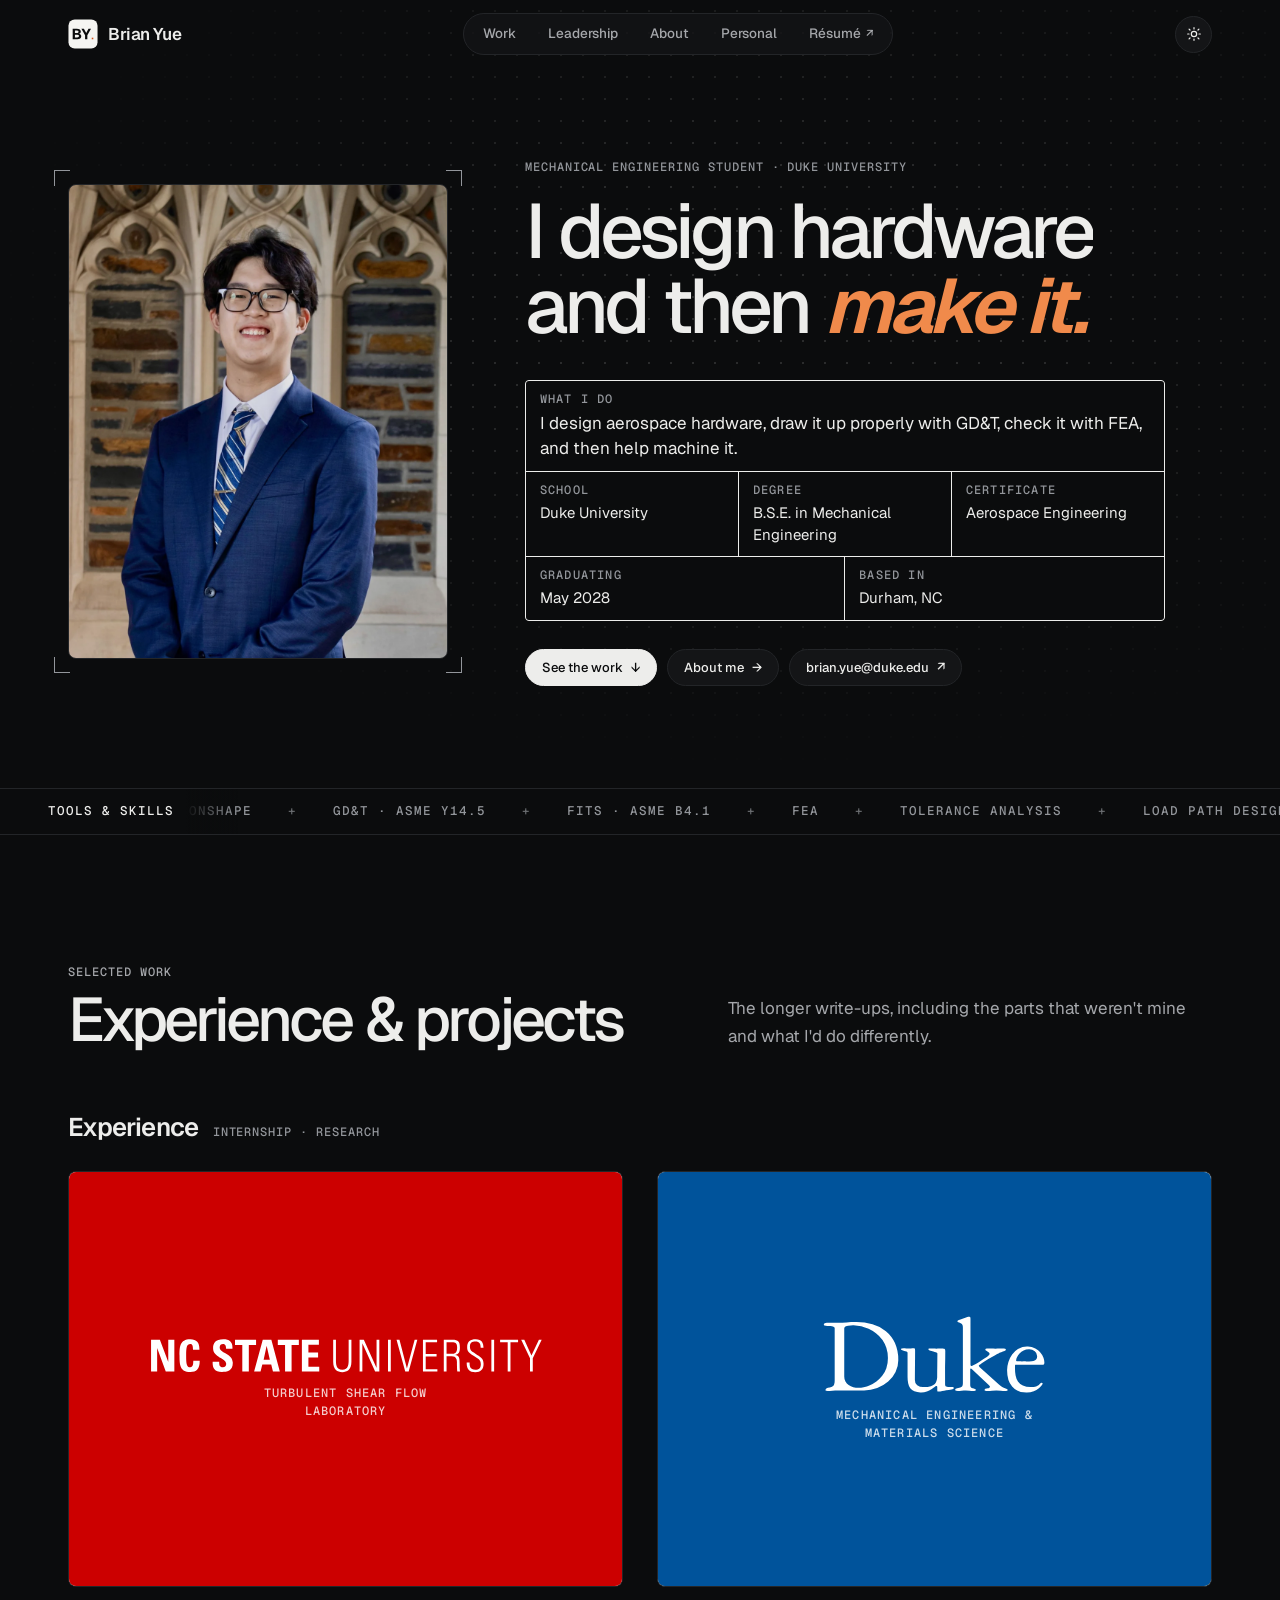
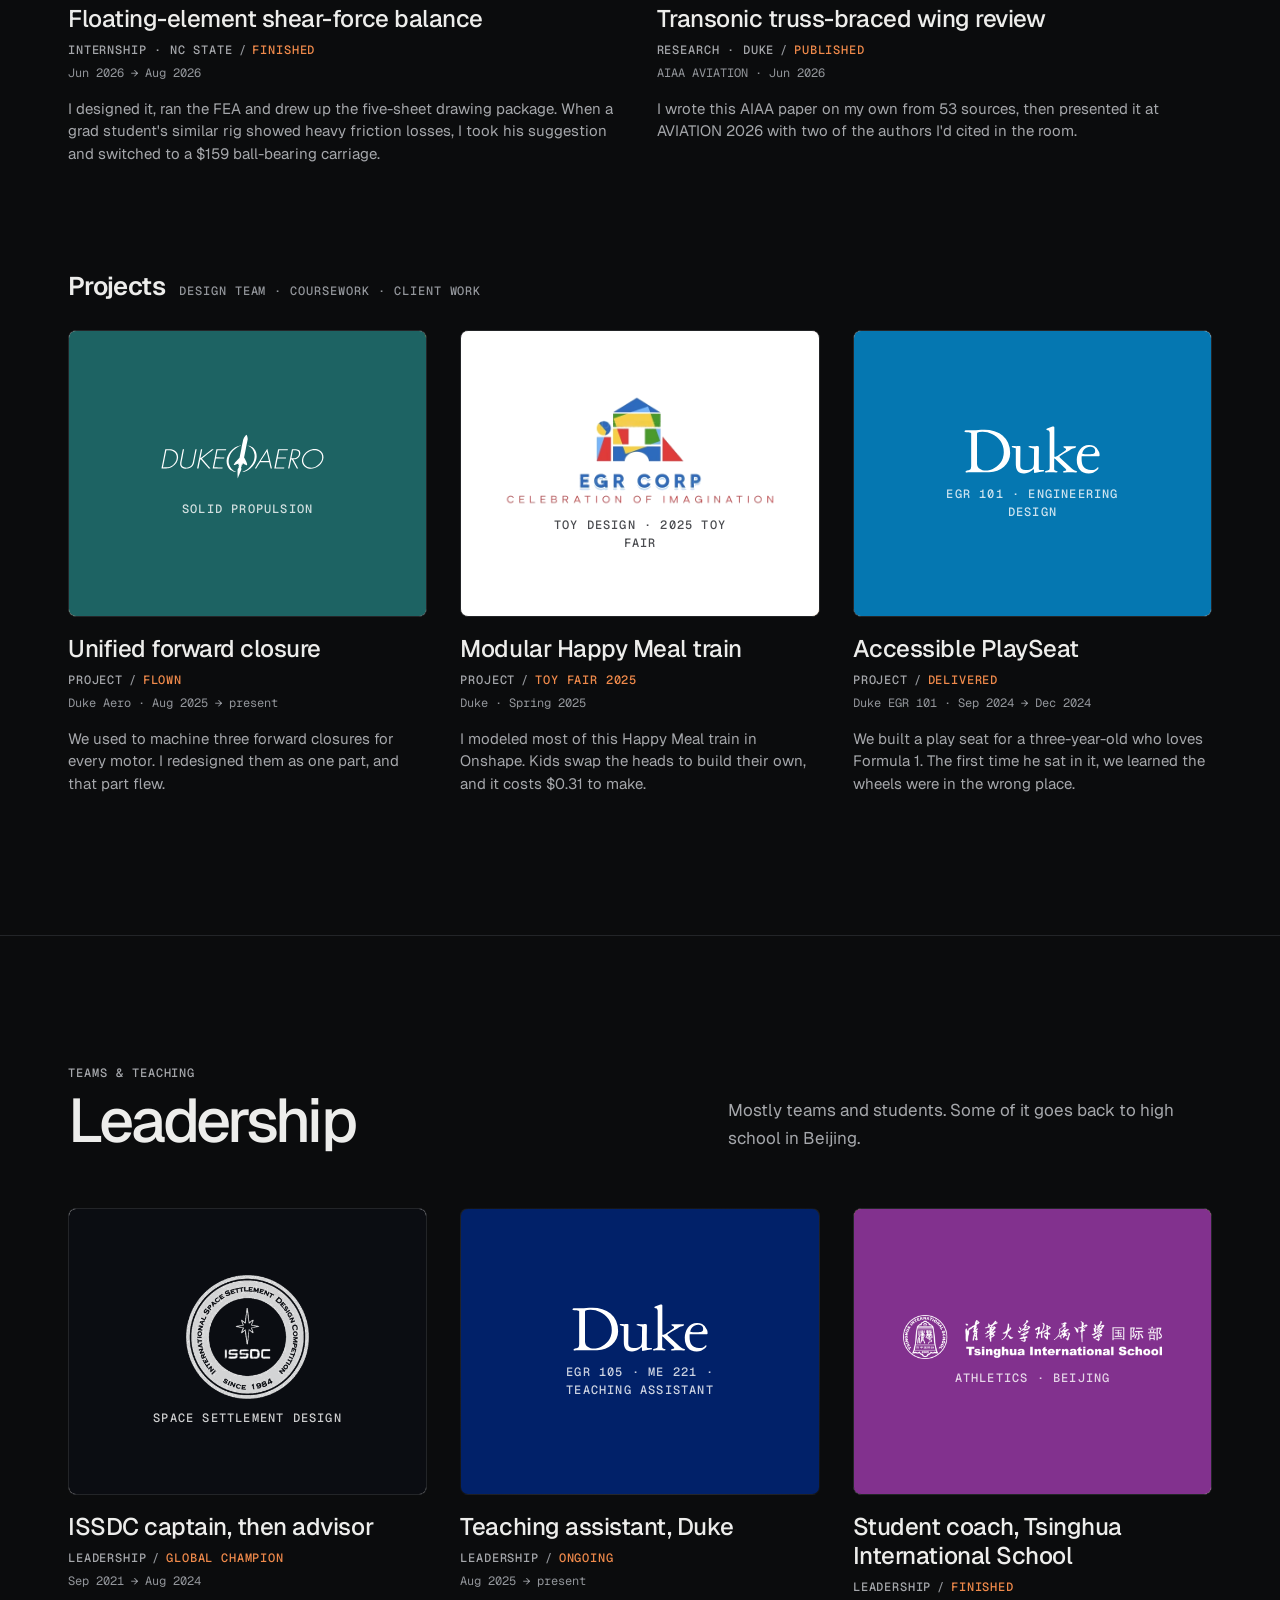
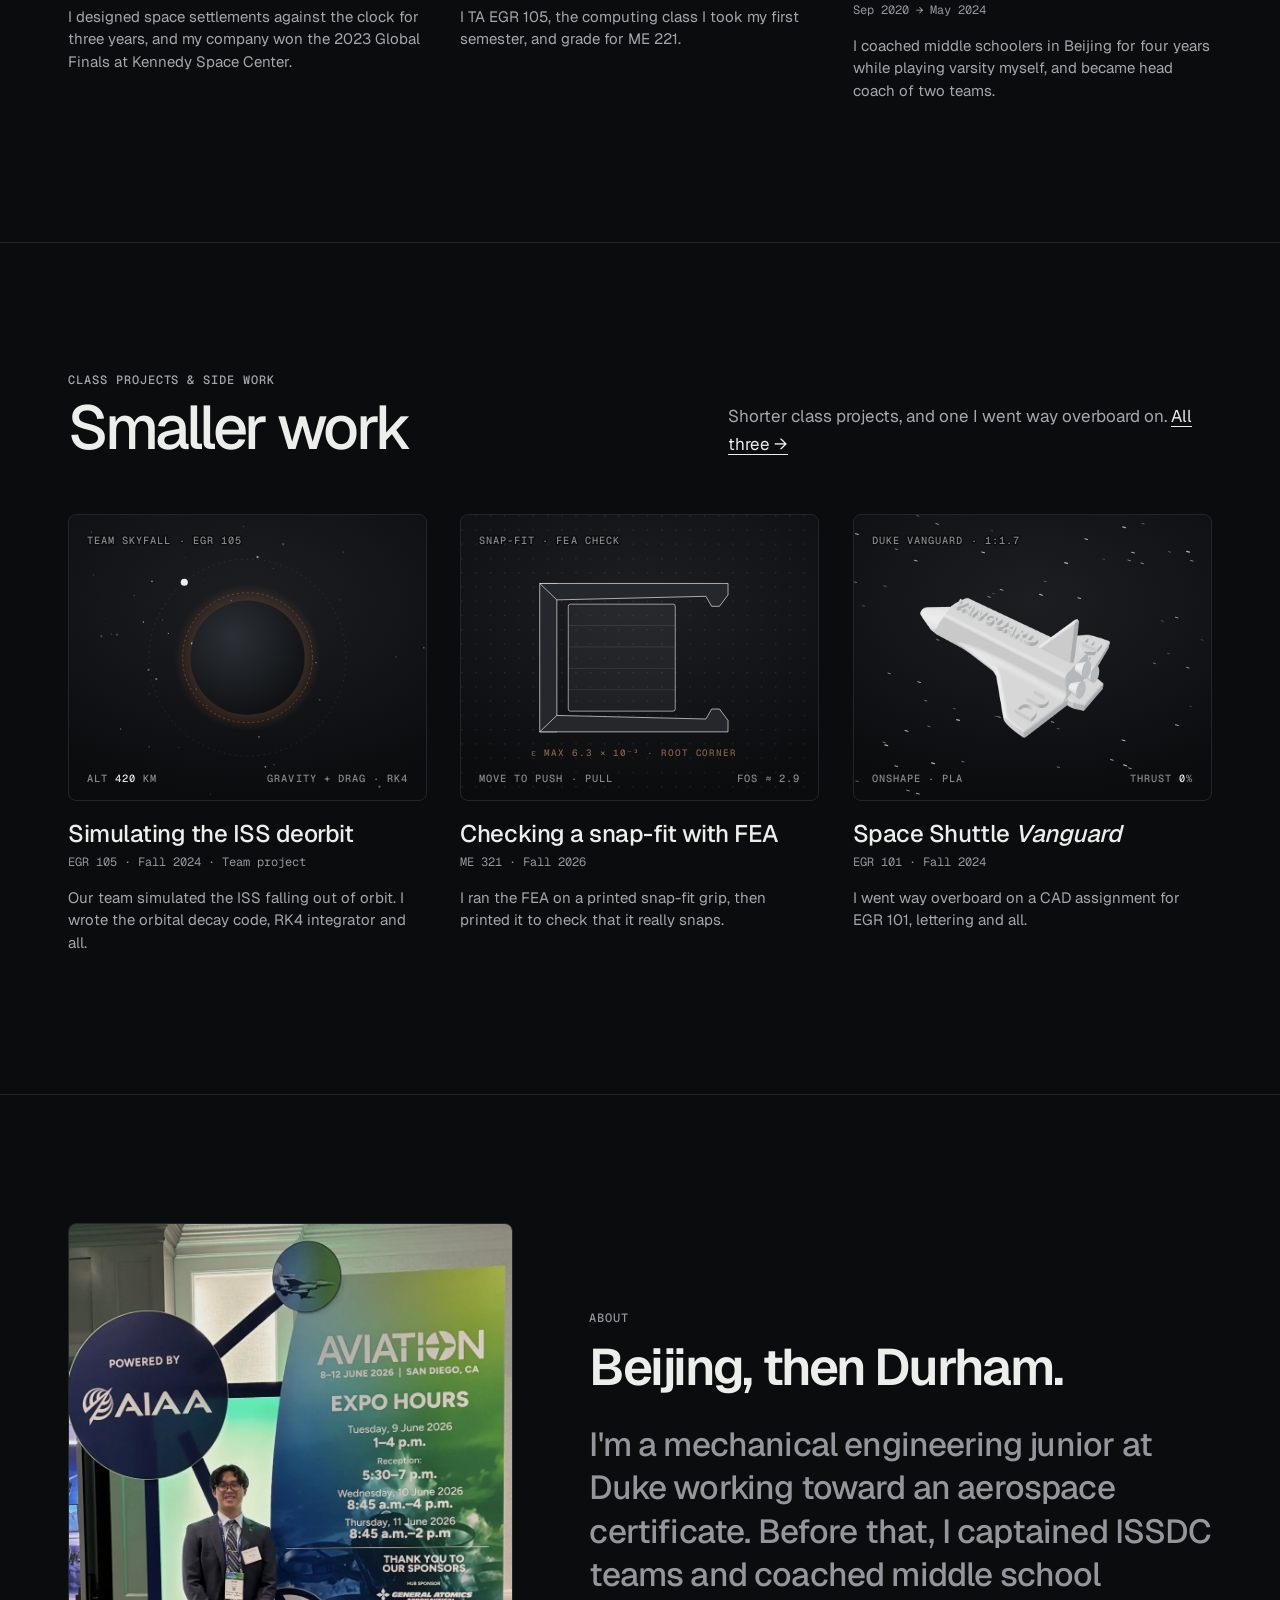
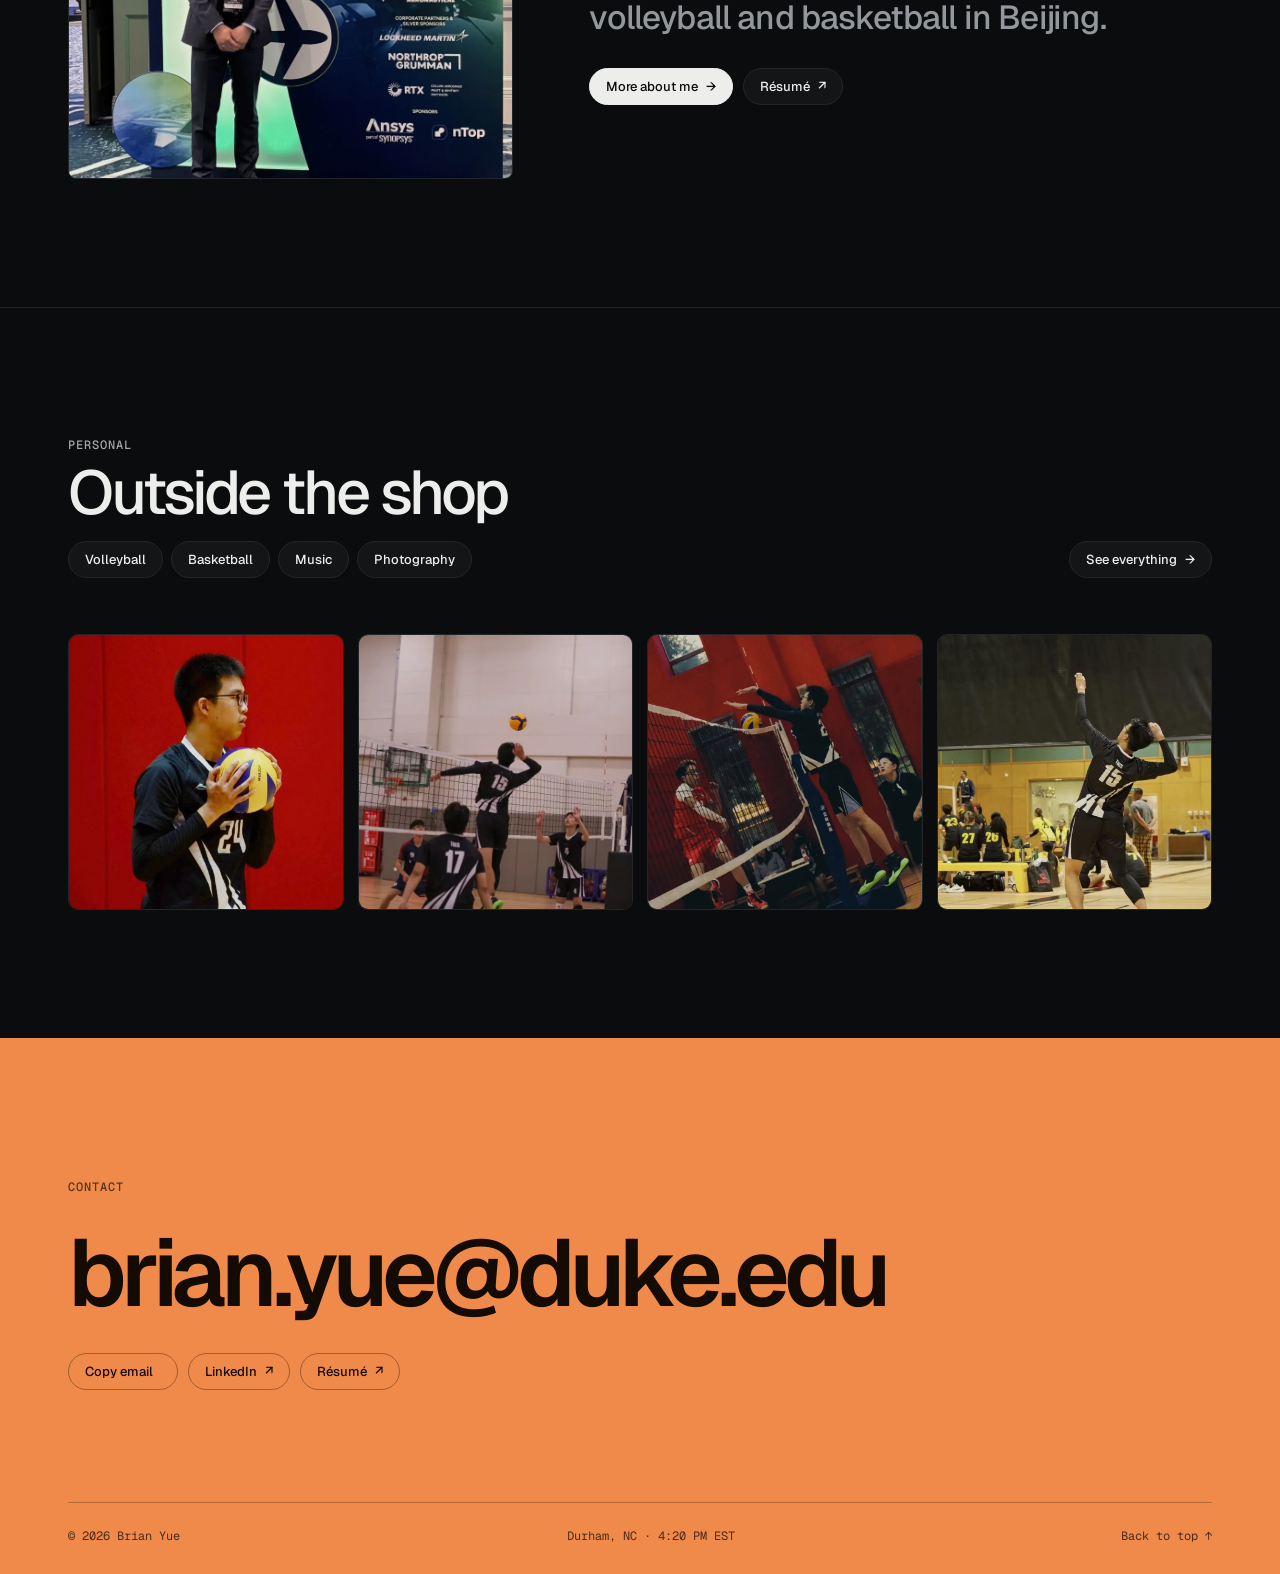
<file: index.html>
<!doctype html>
<html lang="en" data-theme="dark">
<head>
<meta charset="utf-8">
<meta name="viewport" content="width=device-width, initial-scale=1, viewport-fit=cover">
<title>Brian Yue · Mechanical Engineering</title>
<meta name="description" content="Brian Yue, Duke mechanical engineering student: instrument design, GD&amp;T drawing packages, FEA, flight hardware, and a sole-author AIAA paper.">
<meta name="author" content="Brian Yue">
<meta name="color-scheme" content="light dark">
<meta name="theme-color" content="#0b0c0d">
<meta property="og:title" content="Brian Yue · Mechanical Engineering">
<meta property="og:description" content="Brian Yue, Duke mechanical engineering student: instrument design, GD&amp;T drawing packages, FEA, flight hardware, and a sole-author AIAA paper.">
<meta property="og:type" content="website">
<meta property="og:site_name" content="Brian Yue">
<meta property="og:image" content="https://brianyue.me/images/og-card.png">
<meta property="og:image:width" content="1200">
<meta property="og:image:height" content="630">
<meta property="og:image:alt" content="Brian Yue · Mechanical Engineering">
<meta name="twitter:card" content="summary_large_image">
<link rel="canonical" href="https://brianyue.me/">
<meta property="og:url" content="https://brianyue.me/">
<script type="application/ld+json">{"@context": "https://schema.org", "@graph": [{"@type": "WebSite", "@id": "https://brianyue.me/#site", "name": "Brian Yue", "url": "https://brianyue.me/", "author": {"@id": "https://brianyue.me/#brian"}}, {"@type": "Person", "@id": "https://brianyue.me/#brian", "name": "Brian Yue", "url": "https://brianyue.me/", "image": "https://brianyue.me/images/portrait.jpg", "email": "mailto:brian.yue@duke.edu", "jobTitle": "Mechanical engineering student", "description": "Mechanical engineering junior at Duke University, working toward a certificate in aerospace engineering.", "affiliation": {"@type": "CollegeOrUniversity", "name": "Duke University", "url": "https://duke.edu"}, "address": {"@type": "PostalAddress", "addressLocality": "Durham", "addressRegion": "NC", "addressCountry": "US"}, "knowsLanguage": ["English", "Mandarin Chinese"], "knowsAbout": ["Mechanical design", "GD&T", "Finite element analysis", "Tolerance analysis", "Aerospace structures", "Machining"], "sameAs": ["https://www.linkedin.com/in/brianyihanyue/"]}]}</script>
<link rel="icon" href="favicon.svg" type="image/svg+xml">
<link rel="icon" href="favicon.ico" sizes="48x48">
<link rel="apple-touch-icon" href="apple-touch-icon.png">
<link rel="preconnect" href="https://fonts.googleapis.com">
<link rel="preconnect" href="https://fonts.gstatic.com" crossorigin>
<link rel="stylesheet" href="https://fonts.googleapis.com/css2?family=Geist:ital,wght@0,400;0,500;0,600;0,700;1,600..700&family=Geist+Mono:wght@400;500;600&display=swap">
<link rel="stylesheet" href="assets/site.css">
<script>document.documentElement.classList.add('js');try{var th=localStorage.getItem('by-theme');if(th==='light'||th==='dark')document.documentElement.setAttribute('data-theme',th);}catch(e){}try{var q=location.search;if(/[?&]present=0/.test(q))sessionStorage.removeItem('by-present');else if(/[?&]present/.test(q))sessionStorage.setItem('by-present','1');if(sessionStorage.getItem('by-present')==='1'){document.documentElement.classList.add('present');document.documentElement.setAttribute('data-theme','light');}}catch(e){}window.addEventListener('error',function(e){var t=e.target;if(t&&t.tagName==='IMG'&&t.hasAttribute('data-logo')){t.remove();return;}if(!t||t.tagName!=='IMG'||!t.hasAttribute('data-dropin'))return;if(t.hasAttribute('data-optional')){var f=t.closest('figure');if(f){f.hidden=true;var r=f.closest('.figs');if(r&&!r.querySelector('figure:not([hidden])'))r.hidden=true;}return;}var b=t.closest('.frame,.media,.portrait');if(b){b.classList.add('is-missing');b.setAttribute('data-file',t.getAttribute('data-dropin'));}var a=t.closest('a[data-lightbox]');if(a){a.removeAttribute('href');a.removeAttribute('data-lightbox');}},true);</script>
</head>
<body data-base="">
<a class="skip" href="#main">Skip to content</a>

<header class="site-header">
  <div class="wrap bar">
    <a class="brand" href="index.html" aria-label="Brian Yue, home"><svg class="mark" viewBox="0 0 512 512" aria-hidden="true" focusable="false"><rect class="m-bg" x="8" y="8" width="496" height="496" rx="106"/><path class="m-fg" d="M79.9 346V166H150Q183.5 166 201.2 177.7Q218.9 189.5 218.9 214.9Q218.9 226.1 214.4 234.3Q209.8 242.6 201.1 247.4Q192.3 252.2 179.8 253.1L179.7 252.8Q202.5 254.2 214.5 265.7Q226.5 277.2 226.5 296.4Q226.5 321.5 208.9 333.7Q191.2 346 158.6 346ZM118.5 314.7H156.7Q170.6 314.7 179.1 309Q187.6 303.3 187.6 291.8Q187.6 280.3 179.2 274.4Q170.8 268.5 156.7 268.5H118.5ZM118.5 240.5H148.8Q163.1 240.5 171.5 235Q180 229.5 180 218.9Q180 207.8 171.8 202.6Q163.6 197.3 148.8 197.3H118.5ZM291.3 346V276.1L228.7 166H271.3L310.7 238.6L349.8 166H392.4L330 276.1V346Z"/><rect class="m-dot" x="405.1" y="319" width="27" height="27"/></svg><span class="wm">Brian Yue</span></a>
    <nav class="navpill" aria-label="Primary"><a href="#work">Work</a><a href="#leadership">Leadership</a><a href="about.html">About</a><a href="personal.html" data-nav="personal">Personal</a><a href="Brian-Yue-Resume.pdf" target="_blank" rel="noopener">Résumé <span class="ext" aria-hidden="true">↗</span></a></nav>
    <div class="bar-right">
      <button class="pill theme-btn" type="button" aria-label="Switch to light theme" title="Switch to light theme"><svg class="i-sun" viewBox="0 0 24 24" fill="none" stroke="currentColor" stroke-width="1.8" stroke-linecap="round" aria-hidden="true"><circle cx="12" cy="12" r="4"/><path d="M12 2.5v2M12 19.5v2M4.6 4.6 6 6M18 18l1.4 1.4M2.5 12h2M19.5 12h2M4.6 19.4 6 18M18 6l1.4-1.4"/></svg><svg class="i-moon" viewBox="0 0 24 24" fill="none" stroke="currentColor" stroke-width="1.8" stroke-linejoin="round" aria-hidden="true"><path d="M20 14.5A8 8 0 1 1 9.5 4a6.5 6.5 0 0 0 10.5 10.5z"/></svg></button>
      <button class="pill menu-btn" type="button" aria-expanded="false" aria-controls="menu"><span>Menu</span></button>
    </div>
  </div>
</header>
<div class="menu" id="menu" inert>
  <nav aria-label="Menu"><a href="index.html" aria-current="page">Home <span>00</span></a><a href="#work">Work <span>01</span></a><a href="#leadership">Leadership <span>02</span></a><a href="about.html">About <span>03</span></a><a href="personal.html" data-nav="personal">Personal <span>04</span></a><a href="Brian-Yue-Resume.pdf" target="_blank" rel="noopener">Résumé <span>PDF</span></a></nav>
  <a class="label menu-mail" href="mailto:brian.yue@duke.edu">brian.yue@duke.edu</a>
</div>

<main id="main">

<section class="hero">
  <div class="hero-grid" aria-hidden="true"></div>
  <div class="xhair" aria-hidden="true"><div class="xl"></div><div class="yl"></div><div class="ro"></div></div>
  <div class="wrap hero-in">
    <figure class="view fade-in" style="--d:.15s">
      <span class="reg" aria-hidden="true"></span>
      <div class="portrait"><img src="images/d/portrait-1024.webp" data-dropin="images/portrait.jpg" fetchpriority="high" alt="Portrait of Brian Yue in a navy suit, standing in a stone archway at Duke."></div>
    </figure>
    <div>
      <p class="label kicker fade-in" style="--d:.05s">Mechanical engineering student · Duke University</p>
      <h1 class="display split">I design hardware and then <em>make it.</em></h1>
      <dl class="titleblock fade-in" style="--d:.7s">
        <div class="wide"><dt>What I do</dt><dd>I design aerospace hardware, draw it up properly with GD&amp;T, check it with FEA, and then help machine it.</dd></div>
        <div class="third"><dt>School</dt><dd>Duke University</dd></div>
        <div class="third"><dt>Degree</dt><dd>B.S.E. in Mechanical Engineering</dd></div>
        <div class="third"><dt>Certificate</dt><dd>Aerospace Engineering</dd></div>
        <div><dt>Graduating</dt><dd>May 2028</dd></div>
        <div><dt>Based in</dt><dd>Durham, NC</dd></div>
      </dl>
      <div class="actions fade-in" style="--d:.85s">
        <a class="pill solid" href="#work">See the work <span class="arrow">↓</span></a>
        <a class="pill" href="about.html">About me <span class="arrow">→</span></a>
        <a class="pill" href="mailto:brian.yue@duke.edu">brian.yue@duke.edu <span class="arrow">↗</span></a>
      </div>
    </div>
  </div>
</section>


<div class="marquee"><span class="marquee-label">Tools &amp; skills</span><div class="marquee-track" aria-hidden="true"><ul><li>SolidWorks</li><li>Onshape</li><li>GD&amp;T · ASME Y14.5</li><li>Fits · ASME B4.1</li><li>FEA</li><li>Tolerance analysis</li><li>Load path design</li><li>Lathe</li><li>Mill</li><li>CNC · 3- and 5-axis</li><li>Wire EDM</li><li>Laser cutting</li><li>Additive friction stir deposition</li><li>Load cells</li><li>Python</li></ul></div><p class="sr-only">Tools and skills: SolidWorks, Onshape, GD&amp;T · ASME Y14.5, Fits · ASME B4.1, FEA, Tolerance analysis, Load path design, Lathe, Mill, CNC · 3- and 5-axis, Wire EDM, Laser cutting, Additive friction stir deposition, Load cells, Python.</p></div>

<section class="section" id="work">
  <div class="wrap">
    <div class="sec-head" data-reveal>
      <div><p class="label">Selected work</p><h2>Experience &amp; projects</h2></div>
      <p>The longer write-ups, including the parts that weren't mine and what I'd do differently.</p>
    </div>
    <div class="group">
      <div class="sub-head" data-reveal><h3>Experience</h3><span class="label">Internship · research</span></div>
      <div class="cards"><article class="card" data-reveal style="--d:0.00s">
  <a href="work/shear-balance.html">
    <div class="media fit tint" style="--tint: #e9edf3"><img src="images/card-shear-balance.webp" loading="lazy" alt="CAD render of the shear-force balance"><div class="org reveal" aria-hidden="true" style="--org-bg: #cc0000; --org-fg: #fff"><img class="logo" data-logo src="images/logo-ncstate.svg" style="--logo-w: 78%" alt="NC State University"> <span class="word">NC STATE</span> <span class="sub">Turbulent Shear Flow Laboratory</span></div><span class="go">View <span class="arrow">→</span></span></div>
    <div class="card-info"><h3>Floating-element shear-force balance</h3> <div class="status"><span class="k">Internship · NC State</span> <span class="">Finished</span></div> <span class="dates">Jun 2026 → Aug 2026</span> <p>I designed it, ran the FEA and drew up the five-sheet drawing package. When a grad student's similar rig showed heavy friction losses, I took his suggestion and switched to a $159 ball-bearing carriage.</p></div>
  </a>
</article><article class="card" data-reveal style="--d:0.08s">
  <a href="work/ttbw.html">
    <div class="media"><img src="images/aiaa-foyer.webp" loading="lazy" style="object-position: 65% 50%" alt="Brian Yue at the AIAA AVIATION Forum"><div class="org reveal" aria-hidden="true" style="--org-bg: #00539b; --org-fg: #fff"><img class="logo" data-logo src="images/logo-duke.svg" alt="Duke University"> <span class="word">DUKE</span> <span class="sub">Mechanical Engineering &amp; Materials Science</span></div><span class="go">View <span class="arrow">→</span></span></div>
    <div class="card-info"><h3>Transonic truss-braced wing review</h3> <div class="status"><span class="k">Research · Duke</span> <span class="">Published</span></div> <span class="dates">AIAA AVIATION · Jun 2026</span> <p>I wrote this AIAA paper on my own from 53 sources, then presented it at AVIATION 2026 with two of the authors I'd cited in the room.</p></div>
  </a>
</article></div>
    </div>
    <div class="group">
      <div class="sub-head" data-reveal><h3>Projects</h3><span class="label">Design team · coursework · client work</span></div>
      <div class="cards three"><article class="card" data-reveal style="--d:0.00s">
  <a href="work/forward-closure.html">
    <div class="media"><img src="images/d/closure-machined-1280.webp" loading="lazy" style="object-position: 50% 60%" alt="Partially machined forward closure"><div class="org reveal" aria-hidden="true" style="--org-bg: #1d6363; --org-fg: #fff"><img class="logo" data-logo src="images/logo-duke-aero.svg" style="--logo-w: 70%" alt="Duke AERO"> <span class="word">DUKE AERO</span> <span class="sub">Solid Propulsion</span></div><span class="go">View <span class="arrow">→</span></span></div>
    <div class="card-info"><h3>Unified forward closure</h3> <div class="status"><span class="k">Project</span> <span class="">Flown</span></div> <span class="dates">Duke Aero · Aug 2025 → present</span> <p>We used to machine three forward closures for every motor. I redesigned them as one part, and that part flew.</p></div>
  </a>
</article><article class="card" data-reveal style="--d:0.08s">
  <a href="work/happy-meal.html">
    <div class="media"><img src="images/card-toy.webp" loading="lazy" alt="Three 3D-printed train heads on a workbench"><div class="org reveal" aria-hidden="true" style="--org-bg: #ffffff; --org-fg: #1d1f24"><img class="logo" data-logo src="images/logo-egr-corp.webp" style="--logo-w: 88%; --logo-h: 70%" alt="EGR Corp"> <span class="word">EGR CORP</span> <span class="sub">Toy design · 2025 Toy Fair</span></div><span class="go">View <span class="arrow">→</span></span></div>
    <div class="card-info"><h3>Modular Happy Meal train</h3> <div class="status"><span class="k">Project</span> <span class="">Toy Fair 2025</span></div> <span class="dates">Duke · Spring 2025</span> <p>I modeled most of this Happy Meal train in Onshape. Kids swap the heads to build their own, and it costs $0.31 to make.</p></div>
  </a>
</article><article class="card" data-reveal style="--d:0.16s">
  <a href="work/playseat.html">
    <div class="media"><img src="images/d/playseat-iso-1280.webp" loading="lazy" style="object-position: 45% 55%" alt="The finished PlaySeat with its tray"><div class="org reveal" aria-hidden="true" style="--org-bg: #0577b1; --org-fg: #fff"><img class="logo" data-logo src="images/logo-duke.svg" alt="Duke University"> <span class="word">DUKE</span> <span class="sub">EGR 101 · Engineering Design</span></div><span class="go">View <span class="arrow">→</span></span></div>
    <div class="card-info"><h3>Accessible PlaySeat</h3> <div class="status"><span class="k">Project</span> <span class="">Delivered</span></div> <span class="dates">Duke EGR 101 · Sep 2024 → Dec 2024</span> <p>We built a play seat for a three-year-old who loves Formula 1. The first time he sat in it, we learned the wheels were in the wrong place.</p></div>
  </a>
</article></div>
    </div>
  </div>
</section>

<section class="section" id="leadership">
  <div class="wrap">
    <div class="sec-head" data-reveal>
      <div><p class="label">Teams &amp; teaching</p><h2>Leadership</h2></div>
      <p>Mostly teams and students. Some of it goes back to high school in Beijing.</p>
    </div>
    <div class="cards three"><article class="card" data-reveal style="--d:0.00s">
  <a href="leadership/issdc.html">
    <div class="media"><img src="images/card-issdc.webp" loading="lazy" alt="Dual-mode welding robot concept"><div class="org reveal" aria-hidden="true" style="--org-bg: #0b0d12; --org-fg: #fff"><img class="logo" data-logo src="images/d/logo-issdc-448.webp" style="--logo-w: 40%; --logo-h: 58%" alt="International Space Settlement Design Competition"> <span class="word">ISSDC</span> <span class="sub">Space settlement design</span></div><span class="go">View <span class="arrow">→</span></span></div>
    <div class="card-info"><h3>ISSDC captain, then advisor</h3> <div class="status"><span class="k">Leadership</span> <span class="">Global Champion</span></div> <span class="dates">Sep 2021 → Aug 2024</span> <p>I designed space settlements against the clock for three years, and my company won the 2023 Global Finals at Kennedy Space Center.</p></div>
  </a>
</article><article class="card" data-reveal style="--d:0.08s">
  <a href="leadership/teaching.html">
    <div class="media type" aria-hidden="true"><span class="cap">Computing for Engineers · since 2025</span> <span class="big">EGR 105</span><div class="org reveal" aria-hidden="true" style="--org-bg: #012169; --org-fg: #fff"><img class="logo" data-logo src="images/logo-duke.svg" alt="Duke University"> <span class="word sm">EGR 105<br>ME 221</span> <span class="sub">EGR 105 · ME 221 · Teaching Assistant</span></div><span class="go">View <span class="arrow">→</span></span></div>
    <div class="card-info"><h3>Teaching assistant, Duke</h3> <div class="status"><span class="k">Leadership</span> <span class="">Ongoing</span></div> <span class="dates">Aug 2025 → present</span> <p>I TA EGR 105, the computing class I took my first semester, and grade for ME 221.</p></div>
  </a>
</article><article class="card" data-reveal style="--d:0.16s">
  <a href="leadership/coaching.html">
    <div class="media"><img src="images/coaching-timeout.webp" loading="lazy" alt="Coaching during a timeout"><div class="org reveal" aria-hidden="true" style="--org-bg: #82318e; --org-fg: #fff"><img class="logo" data-logo src="images/d/logo-tis-832.webp" style="--logo-w: 84%" alt="Tsinghua International School"> <span class="word">TIS</span> <span class="sub">Athletics · Beijing</span></div><span class="go">View <span class="arrow">→</span></span></div>
    <div class="card-info"><h3>Student coach, Tsinghua International School</h3> <div class="status"><span class="k">Leadership</span> <span class="">Finished</span></div> <span class="dates">Sep 2020 → May 2024</span> <p>I coached middle schoolers in Beijing for four years while playing varsity myself, and became head coach of two teams.</p></div>
  </a>
</article></div>
  </div>
</section>

<section class="section" id="smaller">
  <div class="wrap">
    <div class="sec-head" data-reveal>
      <div><p class="label">Class projects &amp; side work</p><h2>Smaller work</h2></div>
      <p>Shorter class projects, and one I went way overboard on. <a class="link" href="work/smaller-work.html">All three <span class="arrow">→</span></a></p>
    </div>
    <div class="cards three"><article class="card mini" data-reveal style="--d:0.00s">
  <a href="work/smaller-work.html#iss-deorbit">
    <div class="media anim a-dark a-iss" data-anim="iss"><span class="spot" aria-hidden="true"></span><svg class="anim-svg iss" viewBox="0 0 500 400" aria-hidden="true" focusable="false">
  <defs><radialGradient id="iss-earth" cx="38%" cy="32%" r="78%"><stop offset="0" stop-color="#2c3036"/><stop offset="1" stop-color="#0c0e10"/></radialGradient>
  <radialGradient id="iss-glow"><stop offset=".55" stop-color="#f08a4b" stop-opacity="0"/><stop offset=".78" stop-color="#f08a4b" stop-opacity=".16"/><stop offset="1" stop-color="#f08a4b" stop-opacity="0"/></radialGradient>
  <radialGradient id="iss-flare"><stop offset="0" stop-color="#fff3e6"/><stop offset=".35" stop-color="#f08a4b"/><stop offset="1" stop-color="#f08a4b" stop-opacity="0"/></radialGradient></defs>
  <g class="par far"><circle cx="162" cy="60" r="0.6" opacity="0.18"/><circle cx="268" cy="146" r="0.6" opacity="0.56"/><circle cx="107" cy="34" r="1.2" opacity="0.18"/><circle cx="45" cy="170" r="1.6" opacity="0.21"/><circle cx="112" cy="251" r="0.6" opacity="0.41"/><circle cx="198" cy="391" r="0.6" opacity="0.40"/><circle cx="67" cy="168" r="1.6" opacity="0.20"/><circle cx="154" cy="326" r="0.8" opacity="0.20"/><circle cx="286" cy="75" r="0.6" opacity="0.40"/><circle cx="31" cy="24" r="0.8" opacity="0.37"/><circle cx="266" cy="311" r="1.2" opacity="0.41"/><circle cx="227" cy="120" r="0.8" opacity="0.46"/><circle cx="122" cy="230" r="1.6" opacity="0.37"/><circle cx="172" cy="180" r="1.6" opacity="0.59"/><circle cx="59" cy="167" r="1" opacity="0.22"/><circle cx="244" cy="16" r="0.6" opacity="0.49"/><circle cx="287" cy="350" r="1" opacity="0.30"/><circle cx="175" cy="199" r="1.2" opacity="0.18"/><circle cx="47" cy="108" r="0.6" opacity="0.18"/><circle cx="351" cy="259" r="1.2" opacity="0.28"/><circle cx="193" cy="267" r="0.6" opacity="0.57"/><circle cx="178" cy="244" r="1.2" opacity="0.18"/><circle cx="384" cy="52" r="0.8" opacity="0.33"/><circle cx="458" cy="199" r="0.8" opacity="0.35"/><circle cx="275" cy="353" r="1.2" opacity="0.54"/><circle cx="139" cy="166" r="1" opacity="0.46"/><circle cx="190" cy="92" r="0.6" opacity="0.23"/><circle cx="116" cy="93" r="1.2" opacity="0.52"/><circle cx="91" cy="113" r="0.8" opacity="0.34"/><circle cx="185" cy="227" r="0.8" opacity="0.46"/><circle cx="258" cy="247" r="0.6" opacity="0.36"/><circle cx="435" cy="381" r="1.6" opacity="0.33"/><circle cx="199" cy="41" r="1.2" opacity="0.18"/><circle cx="34" cy="84" r="0.8" opacity="0.20"/><circle cx="300" cy="41" r="1.6" opacity="0.22"/><circle cx="51" cy="145" r="0.6" opacity="0.18"/><circle cx="104" cy="150" r="1" opacity="0.58"/><circle cx="301" cy="190" r="0.6" opacity="0.53"/><circle cx="497" cy="186" r="1.2" opacity="0.29"/><circle cx="72" cy="300" r="1" opacity="0.37"/><circle cx="346" cy="207" r="0.8" opacity="0.58"/><circle cx="264" cy="59" r="1.6" opacity="0.56"/><circle cx="379" cy="119" r="0.6" opacity="0.46"/><circle cx="131" cy="147" r="0.8" opacity="0.31"/><circle cx="111" cy="217" r="1.6" opacity="0.30"/><circle cx="112" cy="325" r="0.8" opacity="0.51"/></g>
  <g class="par near">
    <circle cx="250" cy="200" r="138" class="iss-orbit"/>
    <circle cx="250" cy="200" r="103" fill="url(#iss-glow)"/>
    <circle cx="250" cy="200" r="91" class="iss-atm"/>
    <circle cx="250" cy="200" r="80" fill="url(#iss-earth)" class="iss-earth"/>
    <g class="iss-trail"><line x1="0" y1="0" x2="0" y2="0"/><line x1="0" y1="0" x2="0" y2="0"/><line x1="0" y1="0" x2="0" y2="0"/><line x1="0" y1="0" x2="0" y2="0"/><line x1="0" y1="0" x2="0" y2="0"/><line x1="0" y1="0" x2="0" y2="0"/><line x1="0" y1="0" x2="0" y2="0"/><line x1="0" y1="0" x2="0" y2="0"/><line x1="0" y1="0" x2="0" y2="0"/><line x1="0" y1="0" x2="0" y2="0"/><line x1="0" y1="0" x2="0" y2="0"/><line x1="0" y1="0" x2="0" y2="0"/><line x1="0" y1="0" x2="0" y2="0"/><line x1="0" y1="0" x2="0" y2="0"/><line x1="0" y1="0" x2="0" y2="0"/><line x1="0" y1="0" x2="0" y2="0"/><line x1="0" y1="0" x2="0" y2="0"/><line x1="0" y1="0" x2="0" y2="0"/><line x1="0" y1="0" x2="0" y2="0"/><line x1="0" y1="0" x2="0" y2="0"/><line x1="0" y1="0" x2="0" y2="0"/><line x1="0" y1="0" x2="0" y2="0"/><line x1="0" y1="0" x2="0" y2="0"/><line x1="0" y1="0" x2="0" y2="0"/><line x1="0" y1="0" x2="0" y2="0"/><line x1="0" y1="0" x2="0" y2="0"/><line x1="0" y1="0" x2="0" y2="0"/><line x1="0" y1="0" x2="0" y2="0"/></g>
    <g class="iss-st" transform="translate(161.3 94.3)"><circle r="16" fill="url(#iss-flare)" class="iss-flare" opacity="0"/><circle r="5" class="iss-dot"/></g>
  </g>
</svg><svg class="anim-svg hud" viewBox="0 0 500 400" aria-hidden="true" focusable="false"><text x="25" y="40" class="hk">Team SkyFall · EGR 105</text><text x="25" y="374" class="hk">Alt <tspan class="hv alt">420</tspan> km</text><text x="475" y="374" class="hk end">Gravity + drag · RK4</text></svg><span class="go">View <span class="arrow">→</span></span></div>
    <div class="card-info"><h3>Simulating the ISS deorbit</h3> <span class="dates">EGR 105 · Fall 2024 · Team project</span> <p>Our team simulated the ISS falling out of orbit. I wrote the orbital decay code, RK4 integrator and all.</p></div>
  </a>
</article><article class="card mini" data-reveal style="--d:0.08s">
  <a href="work/smaller-work.html#snap-fit-fea">
    <div class="media anim a-dark a-snap" data-anim="snap"><span class="spot" aria-hidden="true"></span><svg class="anim-svg snap" viewBox="0 0 500 400" aria-hidden="true" focusable="false">
  <defs><linearGradient id="strain" x1="0" x2="1" y1="0" y2="0"><stop offset="0" stop-color="#ff5a36"/><stop offset=".22" stop-color="#f08a4b"/><stop offset=".6" stop-color="#f6c36b" stop-opacity=".5"/><stop offset="1" stop-color="#f6c36b" stop-opacity="0"/></linearGradient>
  <pattern id="snap-grid" width="20" height="20" patternUnits="userSpaceOnUse"><circle cx="1" cy="1" r=".9" fill="#ffffff" opacity=".13"/></pattern></defs>
  <g class="par far"><rect x="-40" y="-40" width="580" height="480" fill="url(#snap-grid)"/></g>
  <g class="par near">
    <g class="cube"><rect x="150" y="125" width="150" height="150" rx="3"/><path d="M150 155h150M150 185h150M150 215h150M150 245h150" class="layers"/></g>
    <rect x="110" y="96" width="24" height="208" class="wall"/>
    <g class="arm top"><g class="arm-shape"><polygon points="110,96 374,96 374,112 362,128 351,128 343,114 134,119"/></g><g class="arm-strain" opacity="0"><polygon fill="url(#strain)" points="110,96 374,96 374,112 362,128 351,128 343,114 134,119"/></g></g><g transform="matrix(1 0 0 -1 0 400)"><g class="arm bot"><g class="arm-shape"><polygon points="110,96 374,96 374,112 362,128 351,128 343,114 134,119"/></g><g class="arm-strain" opacity="0"><polygon fill="url(#strain)" points="110,96 374,96 374,112 362,128 351,128 343,114 134,119"/></g></g></g>
    <circle cx="362" cy="128" r="8" class="snapring" opacity="0"/><circle cx="362" cy="272" r="8" class="snapring" opacity="0"/>
    <text x="242" y="338" text-anchor="middle" class="eps"><tspan class="nc">ε</tspan> max 6.3 × 10<tspan class="nc">⁻³</tspan> · root corner</text>
  </g>
</svg><svg class="anim-svg hud" viewBox="0 0 500 400" aria-hidden="true" focusable="false"><text x="25" y="40" class="hk">Snap-fit · FEA check</text><text x="25" y="374" class="hk">Move to push · pull</text><text x="475" y="374" class="hk end">FOS ≈ 2.9</text></svg><span class="go">View <span class="arrow">→</span></span></div>
    <div class="card-info"><h3>Checking a snap-fit with FEA</h3> <span class="dates">ME 321 · Fall 2026</span> <p>I ran the FEA on a printed snap-fit grip, then printed it to check that it really snaps.</p></div>
  </a>
</article><article class="card mini" data-reveal style="--d:0.16s">
  <a href="work/smaller-work.html#vanguard">
    <div class="media anim a-dark a-fly" data-anim="fly"><span class="spot" aria-hidden="true"></span><canvas class="warp" aria-hidden="true"></canvas><div class="ship"><img src="images/card-vanguard.webp" loading="lazy" alt="Render of the Vanguard shuttle model with its raised lettering"><span class="plume" style="--nx:65.07%;--ny:54.3%;--na:14.5deg"></span><span class="plume" style="--nx:63.5%;--ny:61.29%;--na:16.2deg"></span><span class="plume" style="--nx:67.39%;--ny:55.81%;--na:14.7deg"></span></div><svg class="anim-svg hud" viewBox="0 0 500 400" aria-hidden="true" focusable="false"><text x="25" y="40" class="hk">Duke Vanguard · 1:1.7</text><text x="25" y="374" class="hk">Onshape · PLA</text><text x="475" y="374" class="hk end">Thrust <tspan class="hv thr">0</tspan>%</text></svg><span class="go">View <span class="arrow">→</span></span></div>
    <div class="card-info"><h3>Space Shuttle <i>Vanguard</i></h3> <span class="dates">EGR 101 · Fall 2024</span> <p>I went way overboard on a CAD assignment for EGR 101, lettering and all.</p></div>
  </a>
</article></div>
  </div>
</section>

<section class="section" id="about-teaser">
  <div class="wrap split-2">
    <div class="portrait" data-reveal><img src="images/aiaa-sign.webp" loading="lazy" style="object-position: 50% 40%" alt="Brian Yue at the AIAA AVIATION 2026 forum in San Diego."></div>
    <div data-reveal style="--d:.1s">
      <p class="label">About</p>
      <p class="big-text" style="font-weight: 600; font-size: clamp(2rem, 4vw, 3.2rem); letter-spacing: -0.045em; line-height: 1.05">Beijing, then Durham.</p>
      <p class="big-text" style="margin-top:0"> <span>I'm a mechanical engineering junior at Duke working toward an aerospace certificate. Before that, I captained ISSDC teams and coached middle school volleyball and basketball in Beijing.</span></p>
      <div class="actions">
        <a class="pill solid" href="about.html">More about me <span class="arrow">→</span></a>
        <a class="pill" href="Brian-Yue-Resume.pdf" target="_blank" rel="noopener">Résumé <span class="arrow">↗</span></a>
      </div>
    </div>
  </div>
</section>

<section class="section" id="personalTeaser" data-prerendered>
  <div class="wrap">
    <div class="sec-head" data-reveal>
      <div><p class="label">Personal</p><h2>Outside the shop</h2><div class="pchips"><a class="pill" href="personal.html#volleyball">Volleyball</a><a class="pill" href="personal.html#basketball">Basketball</a><a class="pill" href="personal.html#music">Music</a><a class="pill" href="personal.html#photography">Photography</a></div></div>
      <a class="pill" href="personal.html">See everything <span class="arrow">→</span></a>
    </div>
    <div class="strip" data-reveal><a href="personal/_web/volleyball/01-ready-to-serve-2000.webp" data-lightbox="teaser"><img src="personal/_web/volleyball/01-ready-to-serve-900.webp" alt="Brian Yue, number 24, holding a volleyball before serving, against a red wall." loading="lazy"></a><a href="personal/_web/volleyball/02-attack-at-the-net-2000.webp" data-lightbox="teaser"><img src="personal/_web/volleyball/02-attack-at-the-net-900.webp" alt="Brian Yue, number 15 in black, jumping to hit the ball at the net while teammates watch." loading="lazy"></a><a href="personal/_web/volleyball/03-block-2000.webp" data-lightbox="teaser"><img src="personal/_web/volleyball/03-block-900.webp" alt="Brian Yue, number 24, leaping at the net to block, photographed from a low angle against a red wall." loading="lazy"></a><a href="personal/_web/volleyball/04-jump-serve-2000.webp" data-lightbox="teaser"><img src="personal/_web/volleyball/04-jump-serve-900.webp" alt="Brian Yue, number 15, tossing the ball high for a jump serve in a tournament gym." loading="lazy"></a></div>
  </div>
</section>
</main>

<footer class="site-footer" id="contact">
  <div class="wrap">
    <p class="label" data-reveal>Contact</p>
    <a class="contact-big" href="mailto:brian.yue@duke.edu" data-reveal>brian.yue@duke.edu</a>
    <div class="actions" data-reveal>
      <button class="pill" type="button" data-copy="brian.yue@duke.edu">Copy email <span class="hint"></span></button>
      <a class="pill" href="https://www.linkedin.com/in/brianyihanyue/" target="_blank" rel="noopener">LinkedIn <span class="arrow">↗</span></a>
      <a class="pill" href="Brian-Yue-Resume.pdf" target="_blank" rel="noopener">Résumé <span class="arrow">↗</span></a>
    </div>
    <div class="foot-bar">
      <span>© 2026 Brian Yue</span>
      <span data-clock>Durham, NC</span>
      <a href="#main">Back to top ↑</a>
    </div>
  </div>
</footer>

<dialog class="lb" id="lightbox" aria-label="Image viewer">
  <div class="lb-inner"><img alt=""><p class="lb-cap"></p></div>
  <button class="lb-btn" type="button" data-close>Close</button>
  <button class="lb-btn lb-nav lb-prev" type="button" data-step="-1" aria-label="Previous image">‹</button>
  <button class="lb-btn lb-nav lb-next" type="button" data-step="1" aria-label="Next image">›</button>
</dialog>
<script src="personal/categories.js"></script>
<script src="personal/gallery.js"></script>
<script src="assets/site.js"></script>
</body>
</html>
</file>
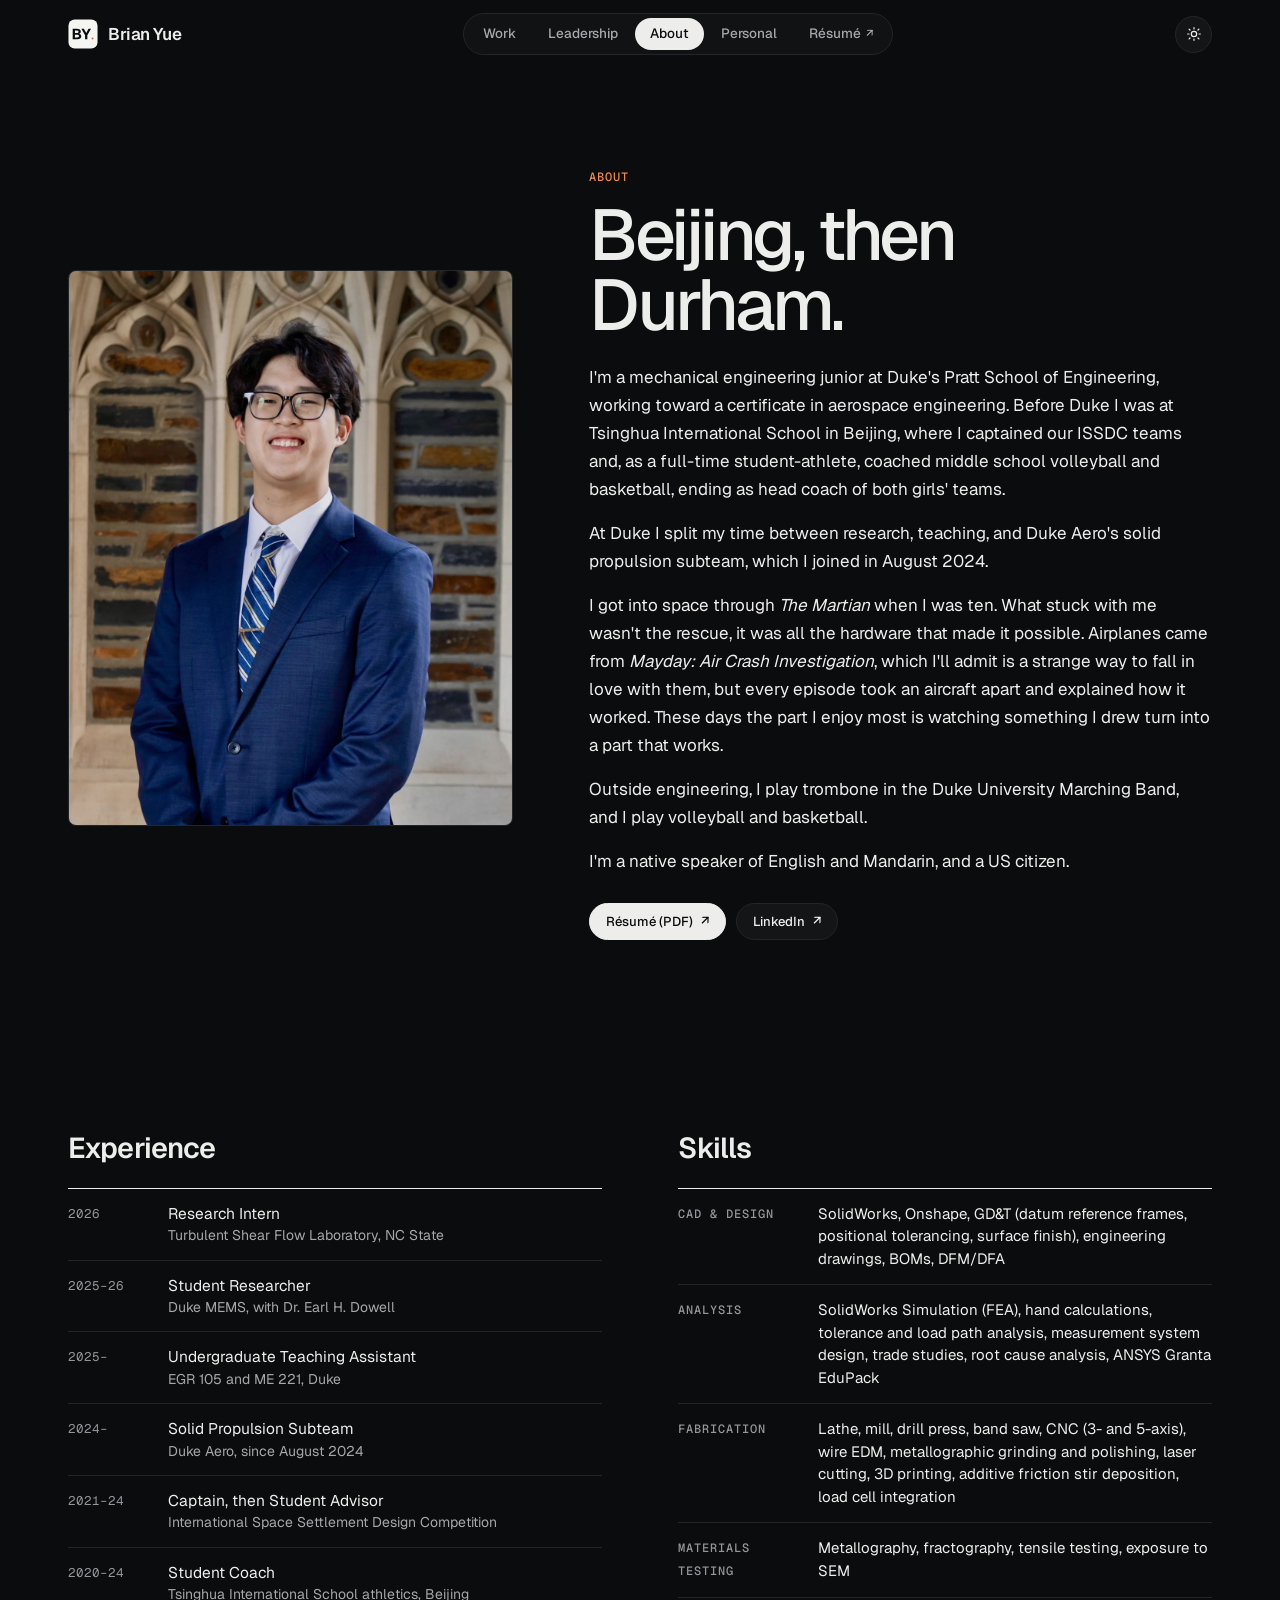
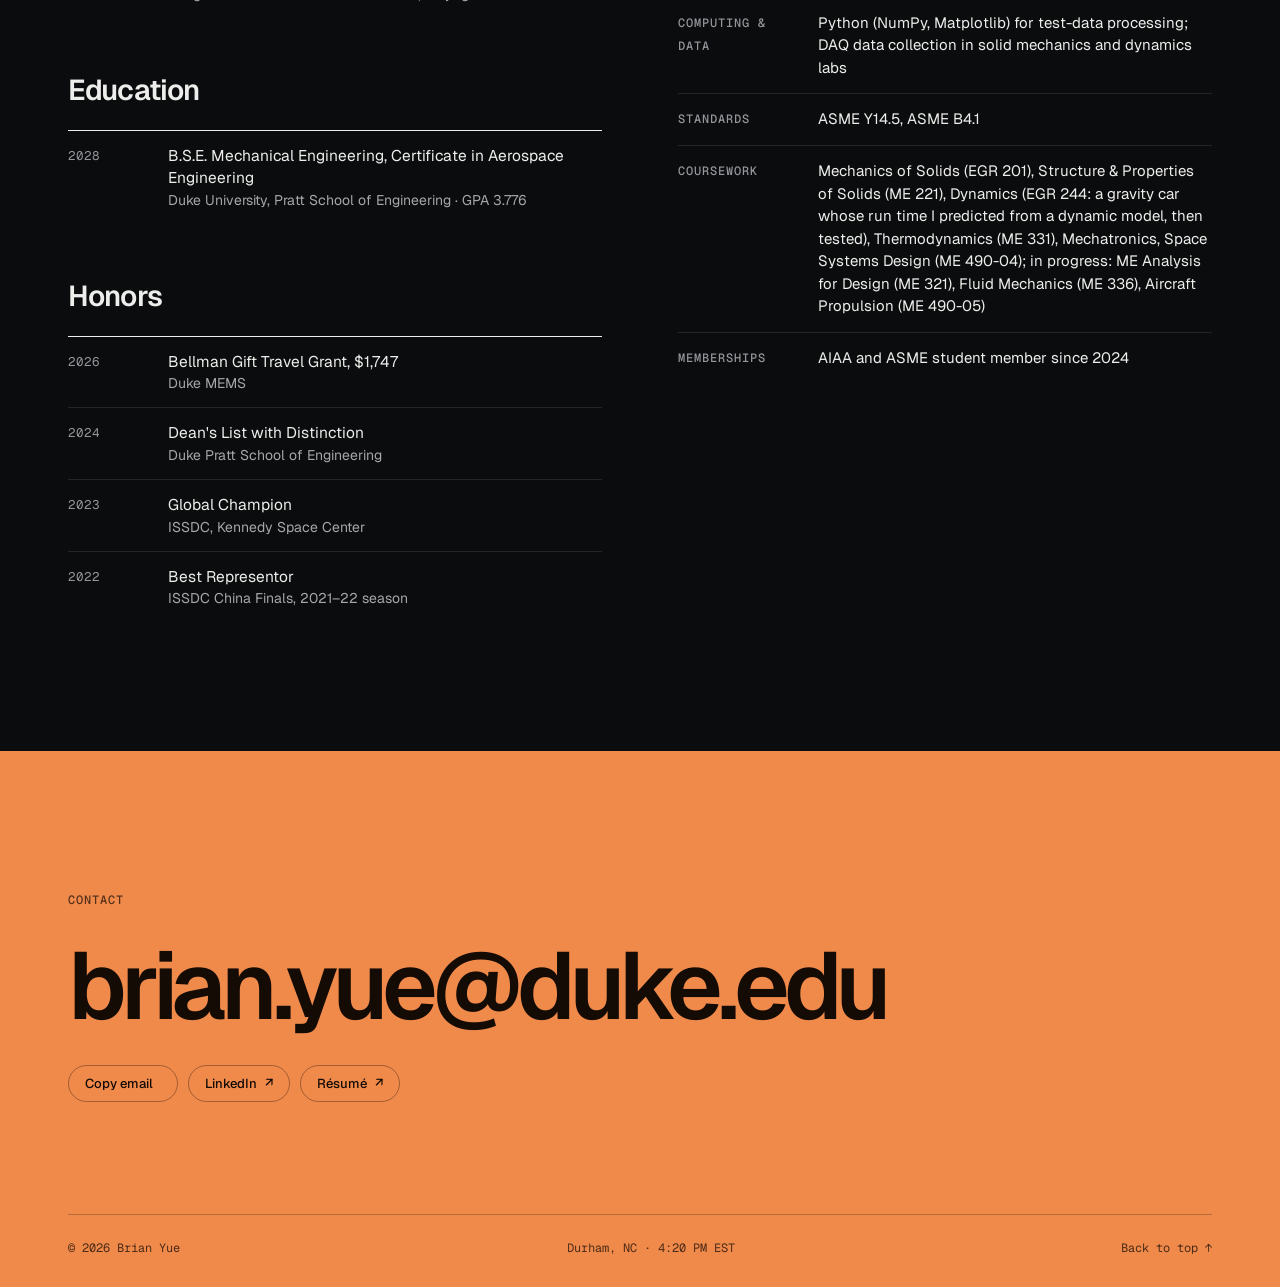
<file: about.html>
<!doctype html>
<html lang="en" data-theme="dark">
<head>
<meta charset="utf-8">
<meta name="viewport" content="width=device-width, initial-scale=1, viewport-fit=cover">
<title>About · Brian Yue</title>
<meta name="description" content="About Brian Yue, a Duke mechanical engineering student: experience, education, honors, and skills in CAD, GD&amp;T, FEA, and machining.">
<meta name="author" content="Brian Yue">
<meta name="color-scheme" content="light dark">
<meta name="theme-color" content="#0b0c0d">
<meta property="og:title" content="About · Brian Yue">
<meta property="og:description" content="About Brian Yue, a Duke mechanical engineering student: experience, education, honors, and skills in CAD, GD&amp;T, FEA, and machining.">
<meta property="og:type" content="website">
<meta property="og:site_name" content="Brian Yue">
<meta property="og:image" content="https://brianyue.me/images/og-card.png">
<meta property="og:image:width" content="1200">
<meta property="og:image:height" content="630">
<meta property="og:image:alt" content="About · Brian Yue">
<meta name="twitter:card" content="summary_large_image">
<link rel="canonical" href="https://brianyue.me/about">
<meta property="og:url" content="https://brianyue.me/about">
<script type="application/ld+json">{"@context": "https://schema.org", "@graph": [{"@type": "ProfilePage", "@id": "https://brianyue.me/about", "url": "https://brianyue.me/about", "name": "About Brian Yue", "mainEntity": {"@id": "https://brianyue.me/#brian"}}, {"@type": "Person", "@id": "https://brianyue.me/#brian", "name": "Brian Yue", "url": "https://brianyue.me/", "image": "https://brianyue.me/images/portrait.jpg", "email": "mailto:brian.yue@duke.edu", "jobTitle": "Mechanical engineering student", "description": "Mechanical engineering junior at Duke University, working toward a certificate in aerospace engineering.", "affiliation": {"@type": "CollegeOrUniversity", "name": "Duke University", "url": "https://duke.edu"}, "address": {"@type": "PostalAddress", "addressLocality": "Durham", "addressRegion": "NC", "addressCountry": "US"}, "knowsLanguage": ["English", "Mandarin Chinese"], "knowsAbout": ["Mechanical design", "GD&T", "Finite element analysis", "Tolerance analysis", "Aerospace structures", "Machining"], "sameAs": ["https://www.linkedin.com/in/brianyihanyue/"]}]}</script>
<link rel="icon" href="favicon.svg" type="image/svg+xml">
<link rel="icon" href="favicon.ico" sizes="48x48">
<link rel="apple-touch-icon" href="apple-touch-icon.png">
<link rel="preconnect" href="https://fonts.googleapis.com">
<link rel="preconnect" href="https://fonts.gstatic.com" crossorigin>
<link rel="stylesheet" href="https://fonts.googleapis.com/css2?family=Geist:ital,wght@0,400;0,500;0,600;0,700;1,600..700&family=Geist+Mono:wght@400;500;600&display=swap">
<link rel="stylesheet" href="assets/site.css">
<script>document.documentElement.classList.add('js');try{var th=localStorage.getItem('by-theme');if(th==='light'||th==='dark')document.documentElement.setAttribute('data-theme',th);}catch(e){}try{var q=location.search;if(/[?&]present=0/.test(q))sessionStorage.removeItem('by-present');else if(/[?&]present/.test(q))sessionStorage.setItem('by-present','1');if(sessionStorage.getItem('by-present')==='1'){document.documentElement.classList.add('present');document.documentElement.setAttribute('data-theme','light');}}catch(e){}window.addEventListener('error',function(e){var t=e.target;if(t&&t.tagName==='IMG'&&t.hasAttribute('data-logo')){t.remove();return;}if(!t||t.tagName!=='IMG'||!t.hasAttribute('data-dropin'))return;if(t.hasAttribute('data-optional')){var f=t.closest('figure');if(f){f.hidden=true;var r=f.closest('.figs');if(r&&!r.querySelector('figure:not([hidden])'))r.hidden=true;}return;}var b=t.closest('.frame,.media,.portrait');if(b){b.classList.add('is-missing');b.setAttribute('data-file',t.getAttribute('data-dropin'));}var a=t.closest('a[data-lightbox]');if(a){a.removeAttribute('href');a.removeAttribute('data-lightbox');}},true);</script>
</head>
<body data-base="">
<a class="skip" href="#main">Skip to content</a>

<header class="site-header">
  <div class="wrap bar">
    <a class="brand" href="index.html" aria-label="Brian Yue, home"><svg class="mark" viewBox="0 0 512 512" aria-hidden="true" focusable="false"><rect class="m-bg" x="8" y="8" width="496" height="496" rx="106"/><path class="m-fg" d="M79.9 346V166H150Q183.5 166 201.2 177.7Q218.9 189.5 218.9 214.9Q218.9 226.1 214.4 234.3Q209.8 242.6 201.1 247.4Q192.3 252.2 179.8 253.1L179.7 252.8Q202.5 254.2 214.5 265.7Q226.5 277.2 226.5 296.4Q226.5 321.5 208.9 333.7Q191.2 346 158.6 346ZM118.5 314.7H156.7Q170.6 314.7 179.1 309Q187.6 303.3 187.6 291.8Q187.6 280.3 179.2 274.4Q170.8 268.5 156.7 268.5H118.5ZM118.5 240.5H148.8Q163.1 240.5 171.5 235Q180 229.5 180 218.9Q180 207.8 171.8 202.6Q163.6 197.3 148.8 197.3H118.5ZM291.3 346V276.1L228.7 166H271.3L310.7 238.6L349.8 166H392.4L330 276.1V346Z"/><rect class="m-dot" x="405.1" y="319" width="27" height="27"/></svg><span class="wm">Brian Yue</span></a>
    <nav class="navpill" aria-label="Primary"><a href="index.html#work">Work</a><a href="index.html#leadership">Leadership</a><a href="about.html" aria-current="page">About</a><a href="personal.html" data-nav="personal">Personal</a><a href="Brian-Yue-Resume.pdf" target="_blank" rel="noopener">Résumé <span class="ext" aria-hidden="true">↗</span></a></nav>
    <div class="bar-right">
      <button class="pill theme-btn" type="button" aria-label="Switch to light theme" title="Switch to light theme"><svg class="i-sun" viewBox="0 0 24 24" fill="none" stroke="currentColor" stroke-width="1.8" stroke-linecap="round" aria-hidden="true"><circle cx="12" cy="12" r="4"/><path d="M12 2.5v2M12 19.5v2M4.6 4.6 6 6M18 18l1.4 1.4M2.5 12h2M19.5 12h2M4.6 19.4 6 18M18 6l1.4-1.4"/></svg><svg class="i-moon" viewBox="0 0 24 24" fill="none" stroke="currentColor" stroke-width="1.8" stroke-linejoin="round" aria-hidden="true"><path d="M20 14.5A8 8 0 1 1 9.5 4a6.5 6.5 0 0 0 10.5 10.5z"/></svg></button>
      <button class="pill menu-btn" type="button" aria-expanded="false" aria-controls="menu"><span>Menu</span></button>
    </div>
  </div>
</header>
<div class="menu" id="menu" inert>
  <nav aria-label="Menu"><a href="index.html">Home <span>00</span></a><a href="index.html#work">Work <span>01</span></a><a href="index.html#leadership">Leadership <span>02</span></a><a href="about.html" aria-current="page">About <span>03</span></a><a href="personal.html" data-nav="personal">Personal <span>04</span></a><a href="Brian-Yue-Resume.pdf" target="_blank" rel="noopener">Résumé <span>PDF</span></a></nav>
  <a class="label menu-mail" href="mailto:brian.yue@duke.edu">brian.yue@duke.edu</a>
</div>

<main id="main">

<section class="p-hero">
  <div class="wrap split-2">
    <div class="portrait" data-reveal><img src="images/d/portrait-1152.webp" data-dropin="images/portrait.jpg" alt="Portrait of Brian Yue in a navy suit, standing in a stone archway at Duke."></div>
    <div>
      <p class="label accent fade-in" style="--d:.05s">About</p>
      <h1 class="split">Beijing, then Durham.</h1>
      <div class="prose fade-in" style="--d:.5s">
        <p>I'm a mechanical engineering junior at Duke's Pratt School of Engineering, working toward a certificate in aerospace engineering. Before Duke I was at Tsinghua International School in Beijing, where I captained our ISSDC teams and, as a full-time student-athlete, coached middle school volleyball and basketball, ending as head coach of both girls' teams.</p>
        <p>At Duke I split my time between research, teaching, and Duke Aero's solid propulsion subteam, which I joined in August 2024. </p>
        <p>I got into space through <i>The Martian</i> when I was ten. What stuck with me wasn't the rescue, it was all the hardware that made it possible. Airplanes came from <i>Mayday: Air Crash Investigation</i>, which I'll admit is a strange way to fall in love with them, but every episode took an aircraft apart and explained how it worked. These days the part I enjoy most is watching something I drew turn into a part that works.</p>
        <p>Outside engineering, I play trombone in the Duke University Marching Band, and I play volleyball and basketball.</p>
        <p>I'm a native speaker of English and Mandarin, and a US citizen.</p>
      </div>
      <div class="actions fade-in" style="--d:.7s; margin-top:28px">
        <a class="pill solid" href="Brian-Yue-Resume.pdf" target="_blank" rel="noopener">Résumé (PDF) <span class="arrow">↗</span></a>
        <a class="pill" href="https://www.linkedin.com/in/brianyihanyue/" target="_blank" rel="noopener">LinkedIn <span class="arrow">↗</span></a>
      </div>
    </div>
  </div>
</section>

<section class="section">
  <div class="wrap cv">
    <div data-reveal>
      <h2>Experience</h2>
      <ul class="tl">
        <li><span class="when">2026</span><a href="work/shear-balance.html">Research Intern<span class="sub">Turbulent Shear Flow Laboratory, NC State</span></a></li>
        <li><span class="when">2025–26</span><a href="work/ttbw.html">Student Researcher<span class="sub">Duke MEMS, with Dr. Earl H. Dowell</span></a></li>
        <li><span class="when">2025–</span><a href="leadership/teaching.html">Undergraduate Teaching Assistant<span class="sub">EGR 105 and ME 221, Duke</span></a></li>
        <li><span class="when">2024–</span><a href="work/forward-closure.html">Solid Propulsion Subteam<span class="sub">Duke Aero, since August 2024</span></a></li>
        <li><span class="when">2021–24</span><a href="leadership/issdc.html">Captain, then Student Advisor<span class="sub">International Space Settlement Design Competition</span></a></li>
        <li><span class="when">2020–24</span><a href="leadership/coaching.html">Student Coach<span class="sub">Tsinghua International School athletics, Beijing</span></a></li>
      </ul>
      <h2 style="margin-top:48px">Education</h2>
      <ul class="tl">
        <li><span class="when">2028</span><span>B.S.E. Mechanical Engineering, Certificate in Aerospace Engineering<span class="sub">Duke University, Pratt School of Engineering · GPA 3.776</span></span></li>
      </ul>
      <h2 style="margin-top:48px">Honors</h2>
      <ul class="tl">
        <li><span class="when">2026</span><span>Bellman Gift Travel Grant, $1,747<span class="sub">Duke MEMS</span></span></li>
        <li><span class="when">2024</span><span>Dean's List with Distinction<span class="sub">Duke Pratt School of Engineering</span></span></li>
        <li><span class="when">2023</span><span>Global Champion<span class="sub">ISSDC, Kennedy Space Center</span></span></li>
        <li><span class="when">2022</span><span>Best Representor<span class="sub">ISSDC China Finals, 2021–22 season</span></span></li>
      </ul>
    </div>
    <div class="skills" data-reveal style="--d:.1s">
      <h2>Skills</h2>
      <dl>
        <div><dt>CAD &amp; design</dt><dd>SolidWorks, Onshape, GD&amp;T (datum reference frames, positional tolerancing, surface finish), engineering drawings, BOMs, DFM/DFA</dd></div>
        <div><dt>Analysis</dt><dd>SolidWorks Simulation (FEA), hand calculations, tolerance and load path analysis, measurement system design, trade studies, root cause analysis, ANSYS Granta EduPack</dd></div>
        <div><dt>Fabrication</dt><dd>Lathe, mill, drill press, band saw, CNC (3- and 5-axis), wire EDM, metallographic grinding and polishing, laser cutting, 3D printing, additive friction stir deposition, load cell integration</dd></div>
        <div><dt>Materials testing</dt><dd>Metallography, fractography, tensile testing, exposure to SEM</dd></div>
        <div><dt>Computing &amp; data</dt><dd>Python (NumPy, Matplotlib) for test-data processing; DAQ data collection in solid mechanics and dynamics labs</dd></div>
        <div><dt>Standards</dt><dd>ASME Y14.5, ASME B4.1</dd></div>
        <div><dt>Coursework</dt><dd>Mechanics of Solids (EGR 201), Structure &amp; Properties of Solids (ME 221), Dynamics (EGR 244: a gravity car whose run time I predicted from a dynamic model, then tested), Thermodynamics (ME 331), Mechatronics, Space Systems Design (ME 490-04); in progress: ME Analysis for Design (ME 321), Fluid Mechanics (ME 336), Aircraft Propulsion (ME 490-05)</dd></div>
        <div><dt>Memberships</dt><dd>AIAA and ASME student member since 2024</dd></div>
      </dl>
    </div>
  </div>
</section>
</main>

<footer class="site-footer" id="contact">
  <div class="wrap">
    <p class="label" data-reveal>Contact</p>
    <a class="contact-big" href="mailto:brian.yue@duke.edu" data-reveal>brian.yue@duke.edu</a>
    <div class="actions" data-reveal>
      <button class="pill" type="button" data-copy="brian.yue@duke.edu">Copy email <span class="hint"></span></button>
      <a class="pill" href="https://www.linkedin.com/in/brianyihanyue/" target="_blank" rel="noopener">LinkedIn <span class="arrow">↗</span></a>
      <a class="pill" href="Brian-Yue-Resume.pdf" target="_blank" rel="noopener">Résumé <span class="arrow">↗</span></a>
    </div>
    <div class="foot-bar">
      <span>© 2026 Brian Yue</span>
      <span data-clock>Durham, NC</span>
      <a href="#main">Back to top ↑</a>
    </div>
  </div>
</footer>

<dialog class="lb" id="lightbox" aria-label="Image viewer">
  <div class="lb-inner"><img alt=""><p class="lb-cap"></p></div>
  <button class="lb-btn" type="button" data-close>Close</button>
  <button class="lb-btn lb-nav lb-prev" type="button" data-step="-1" aria-label="Previous image">‹</button>
  <button class="lb-btn lb-nav lb-next" type="button" data-step="1" aria-label="Next image">›</button>
</dialog>
<script src="personal/categories.js"></script>
<script src="personal/gallery.js"></script>
<script src="assets/site.js"></script>
</body>
</html>
</file>
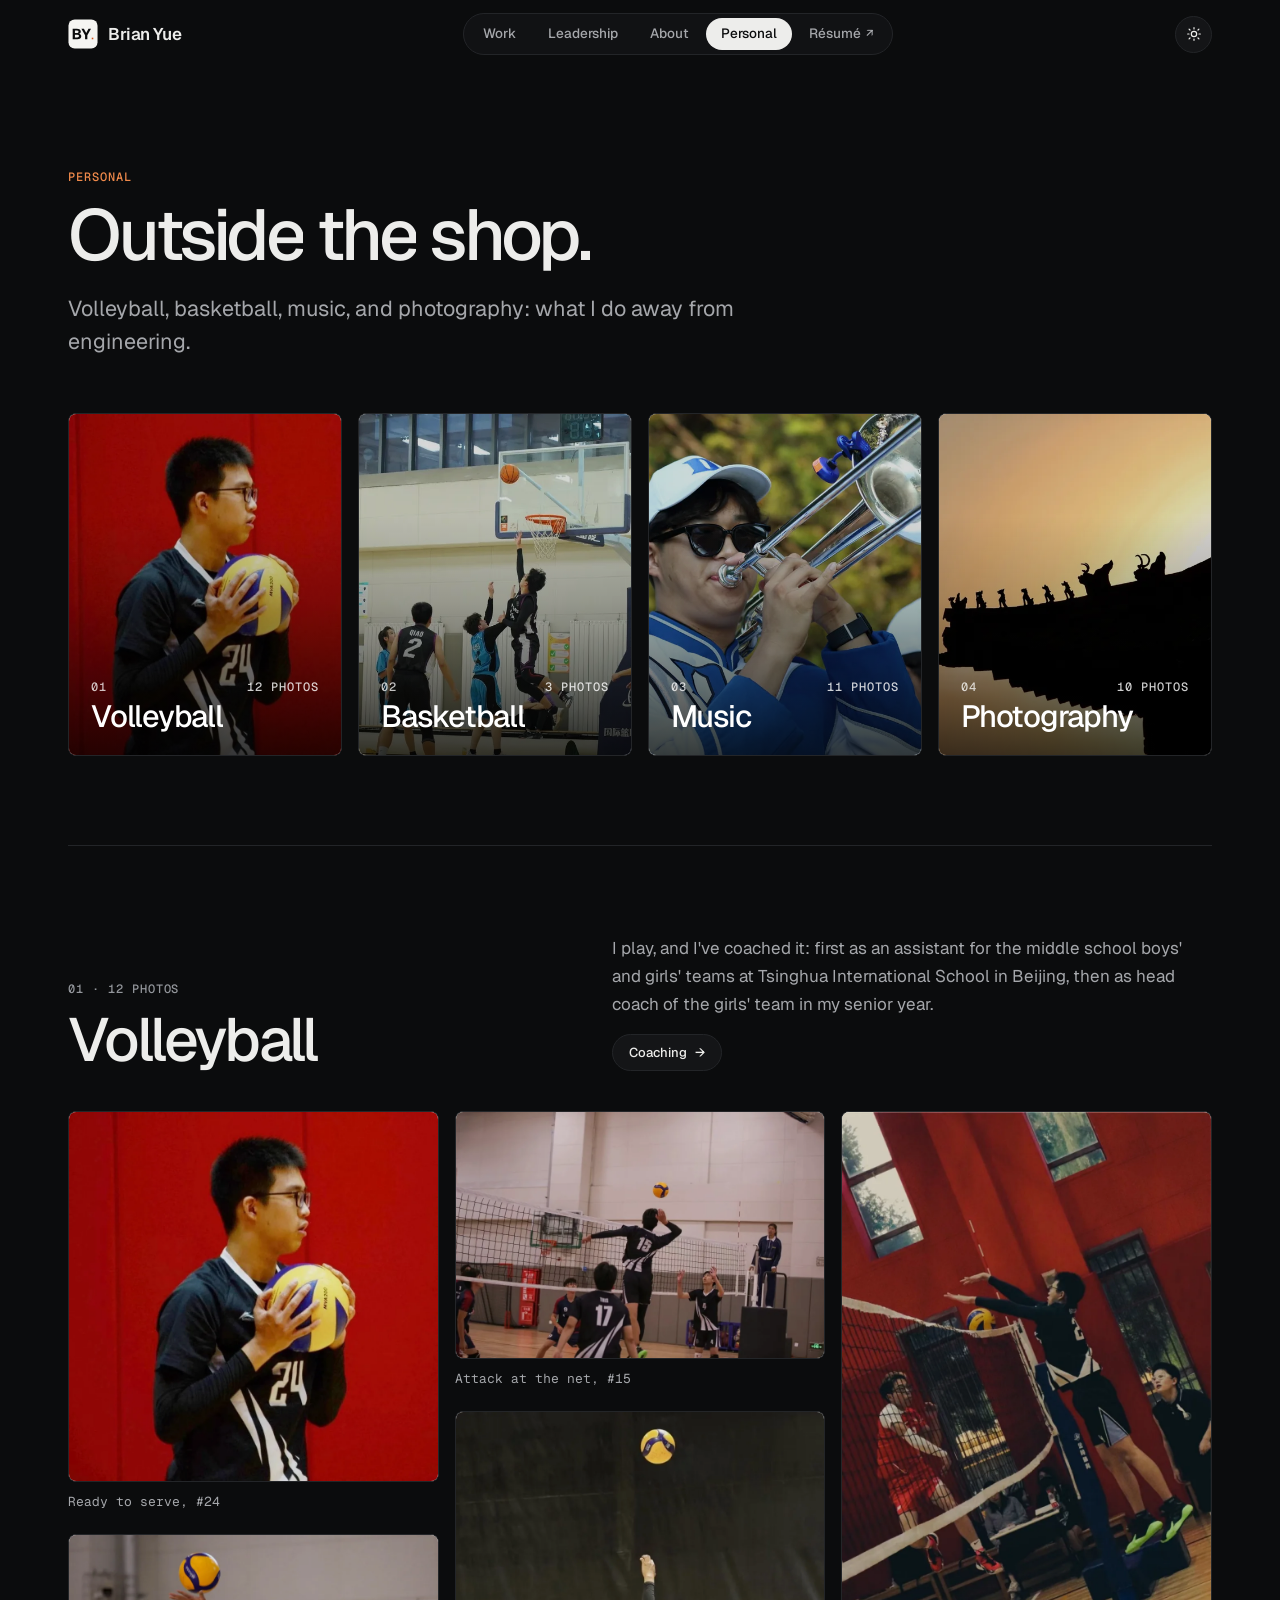
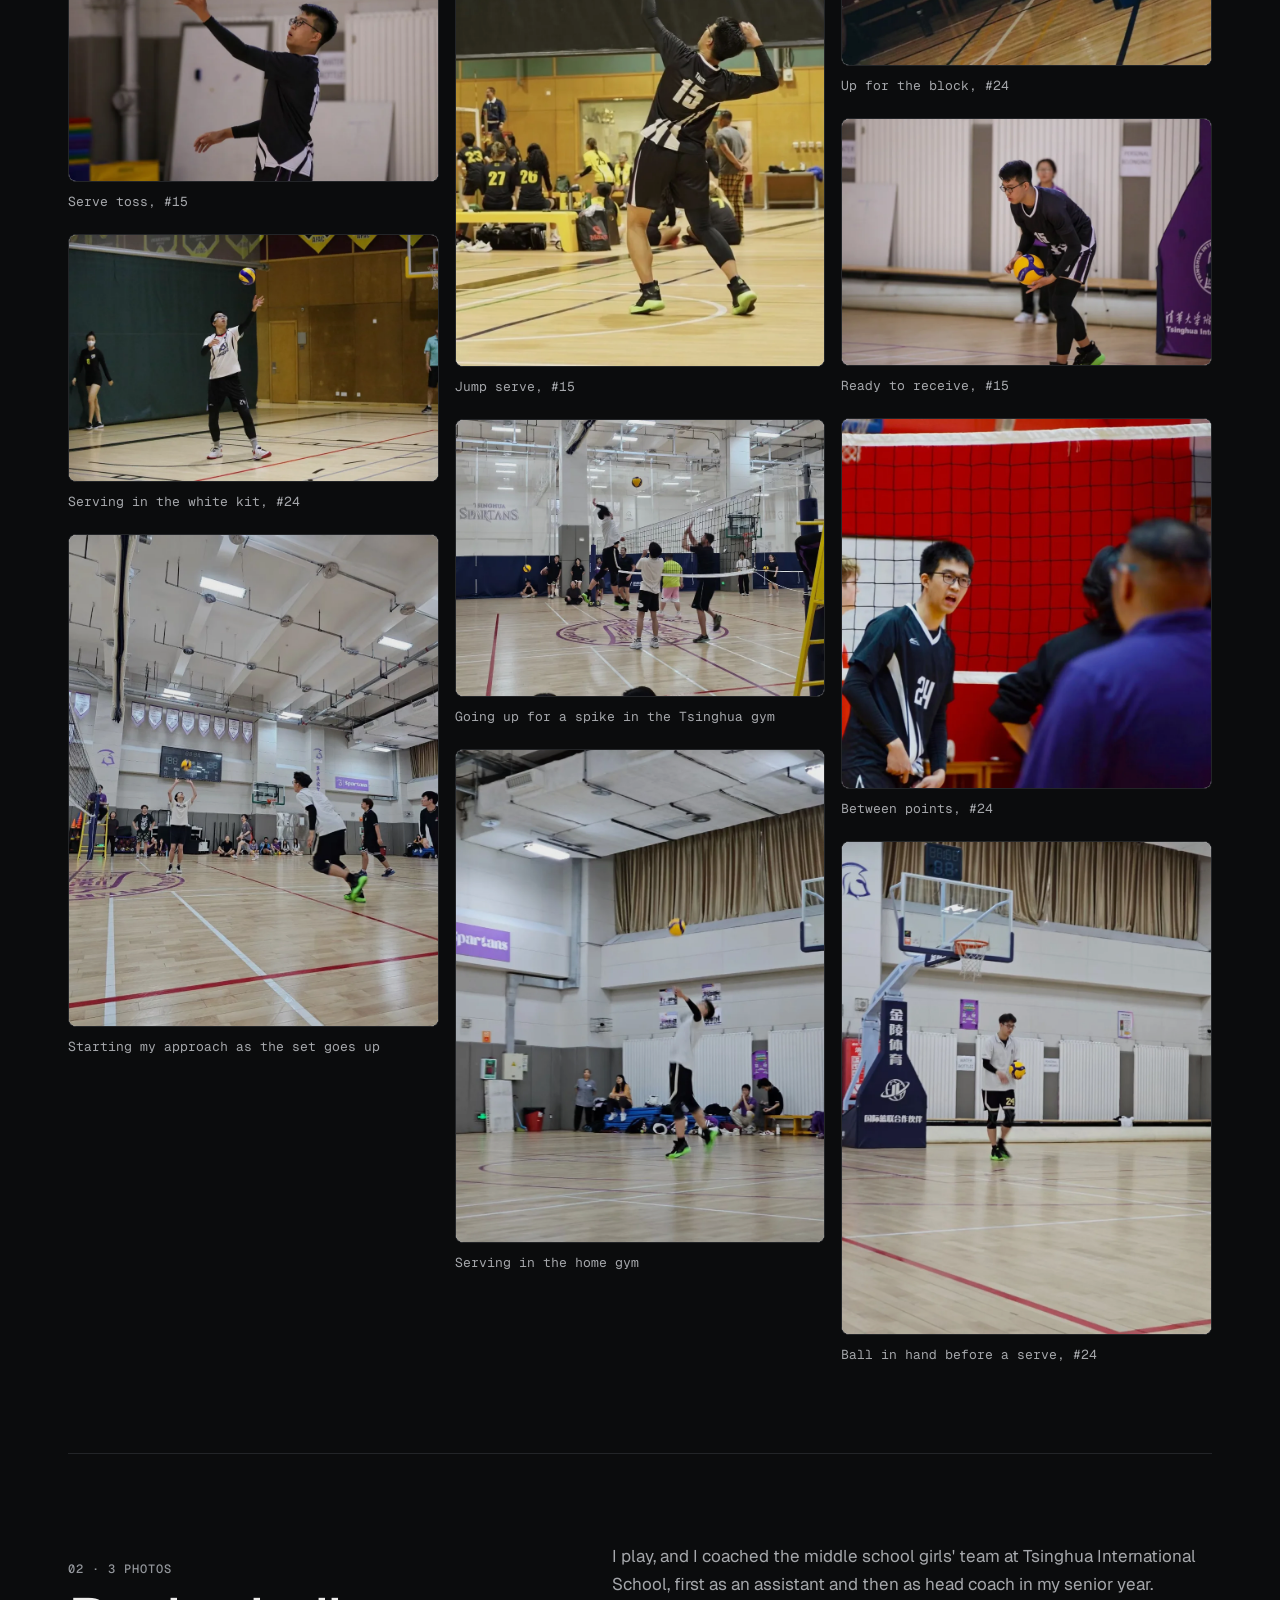
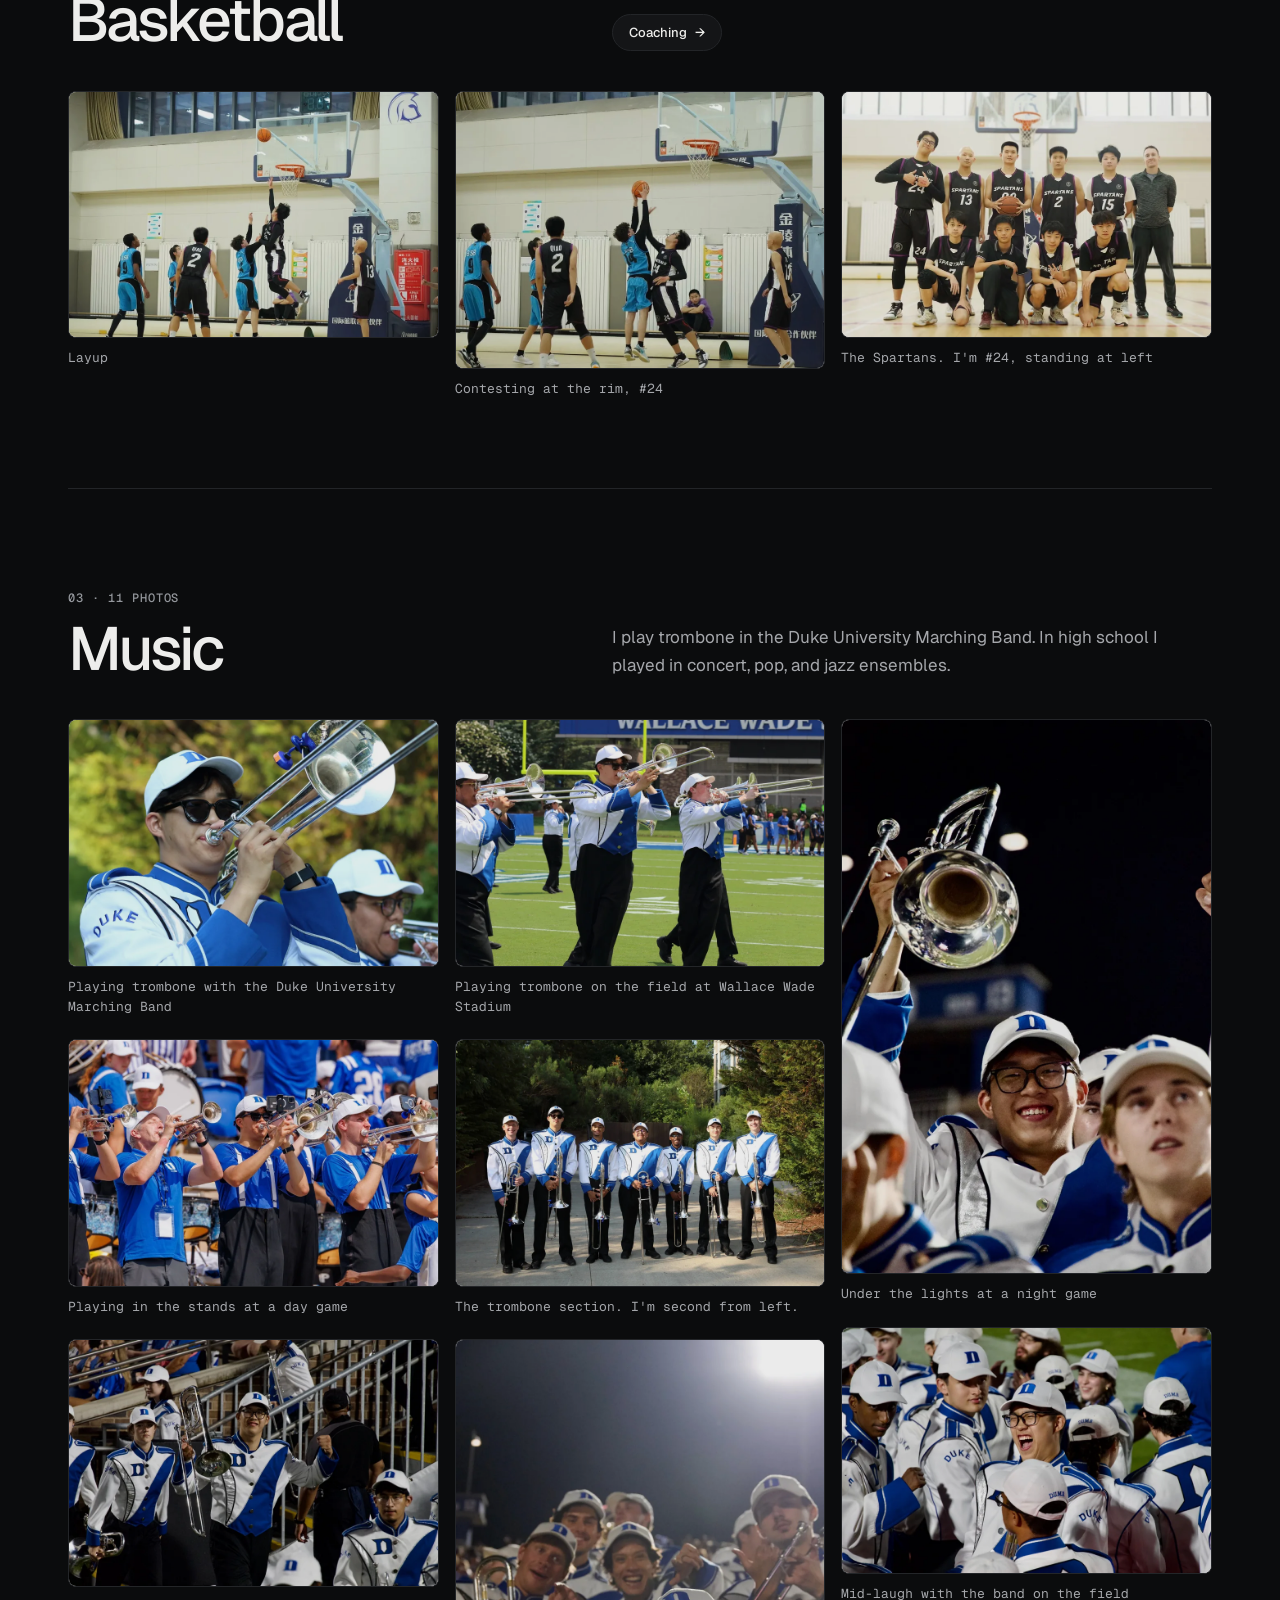
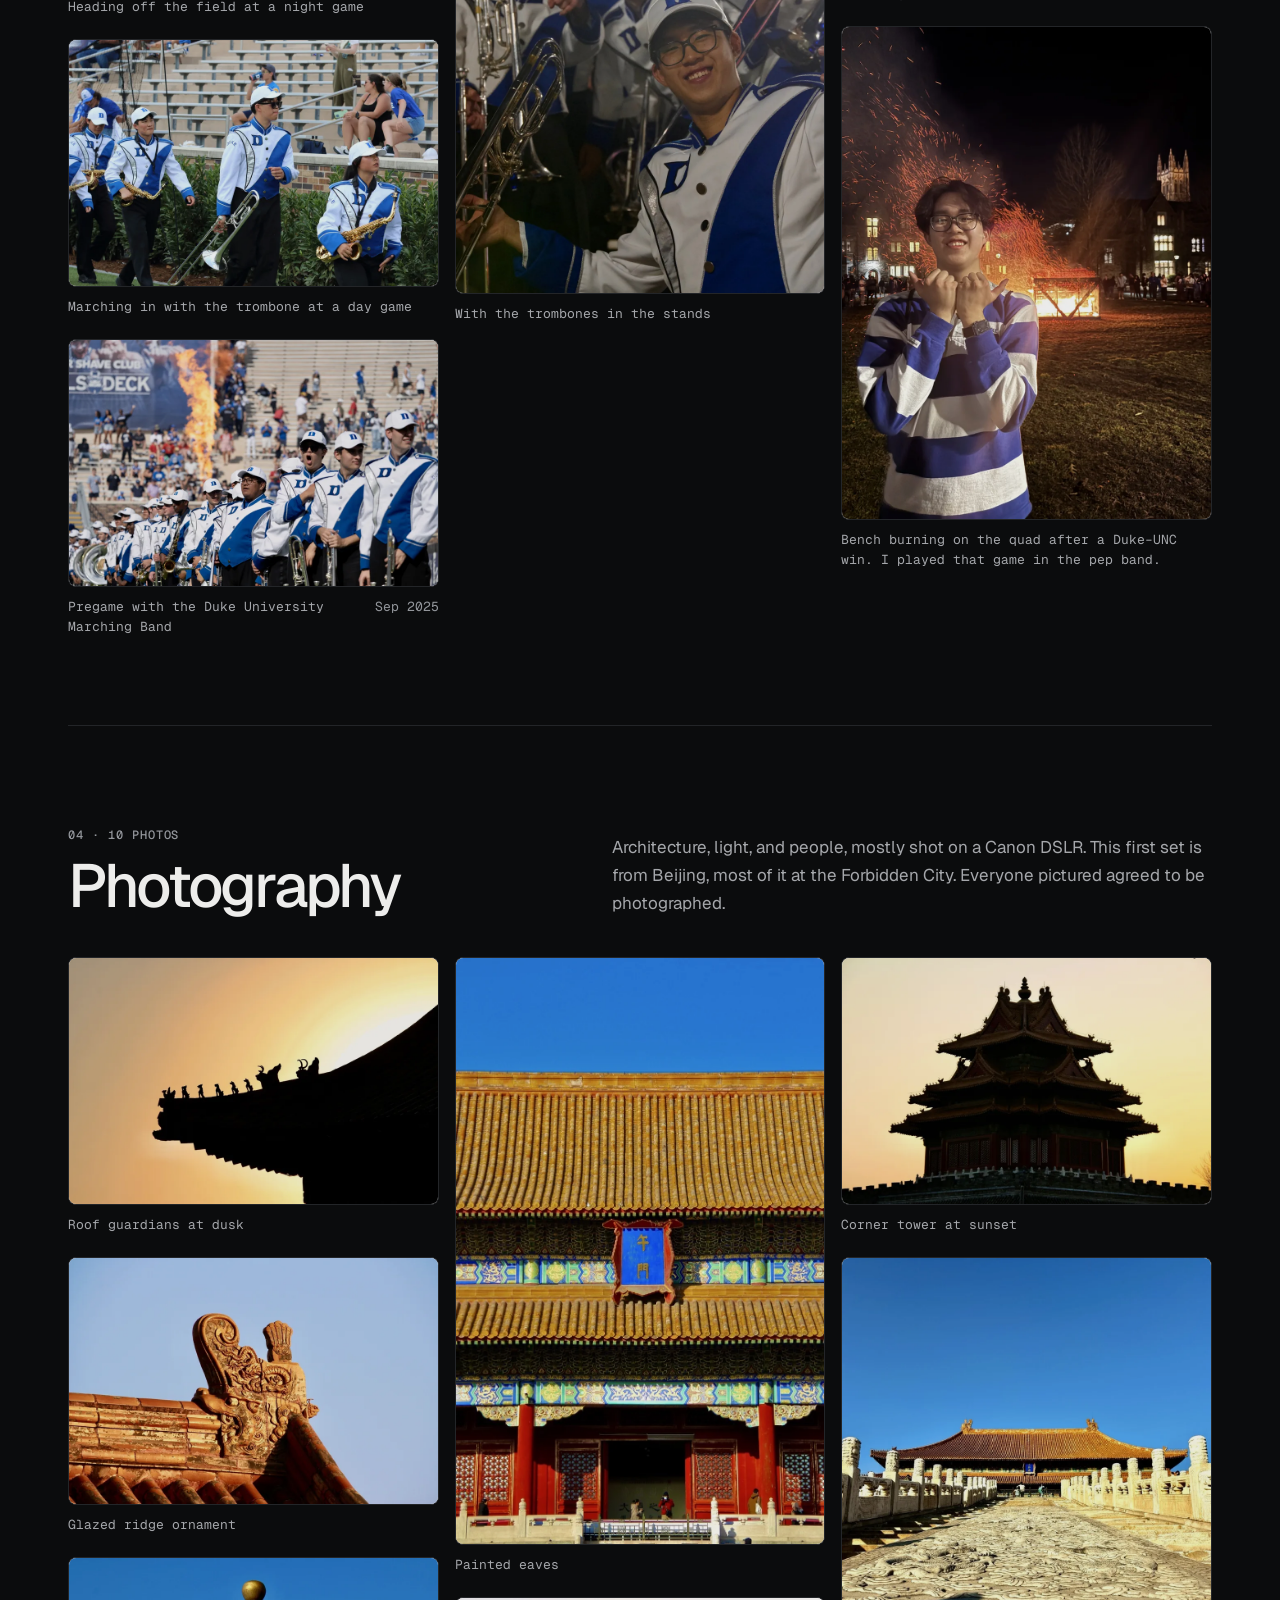
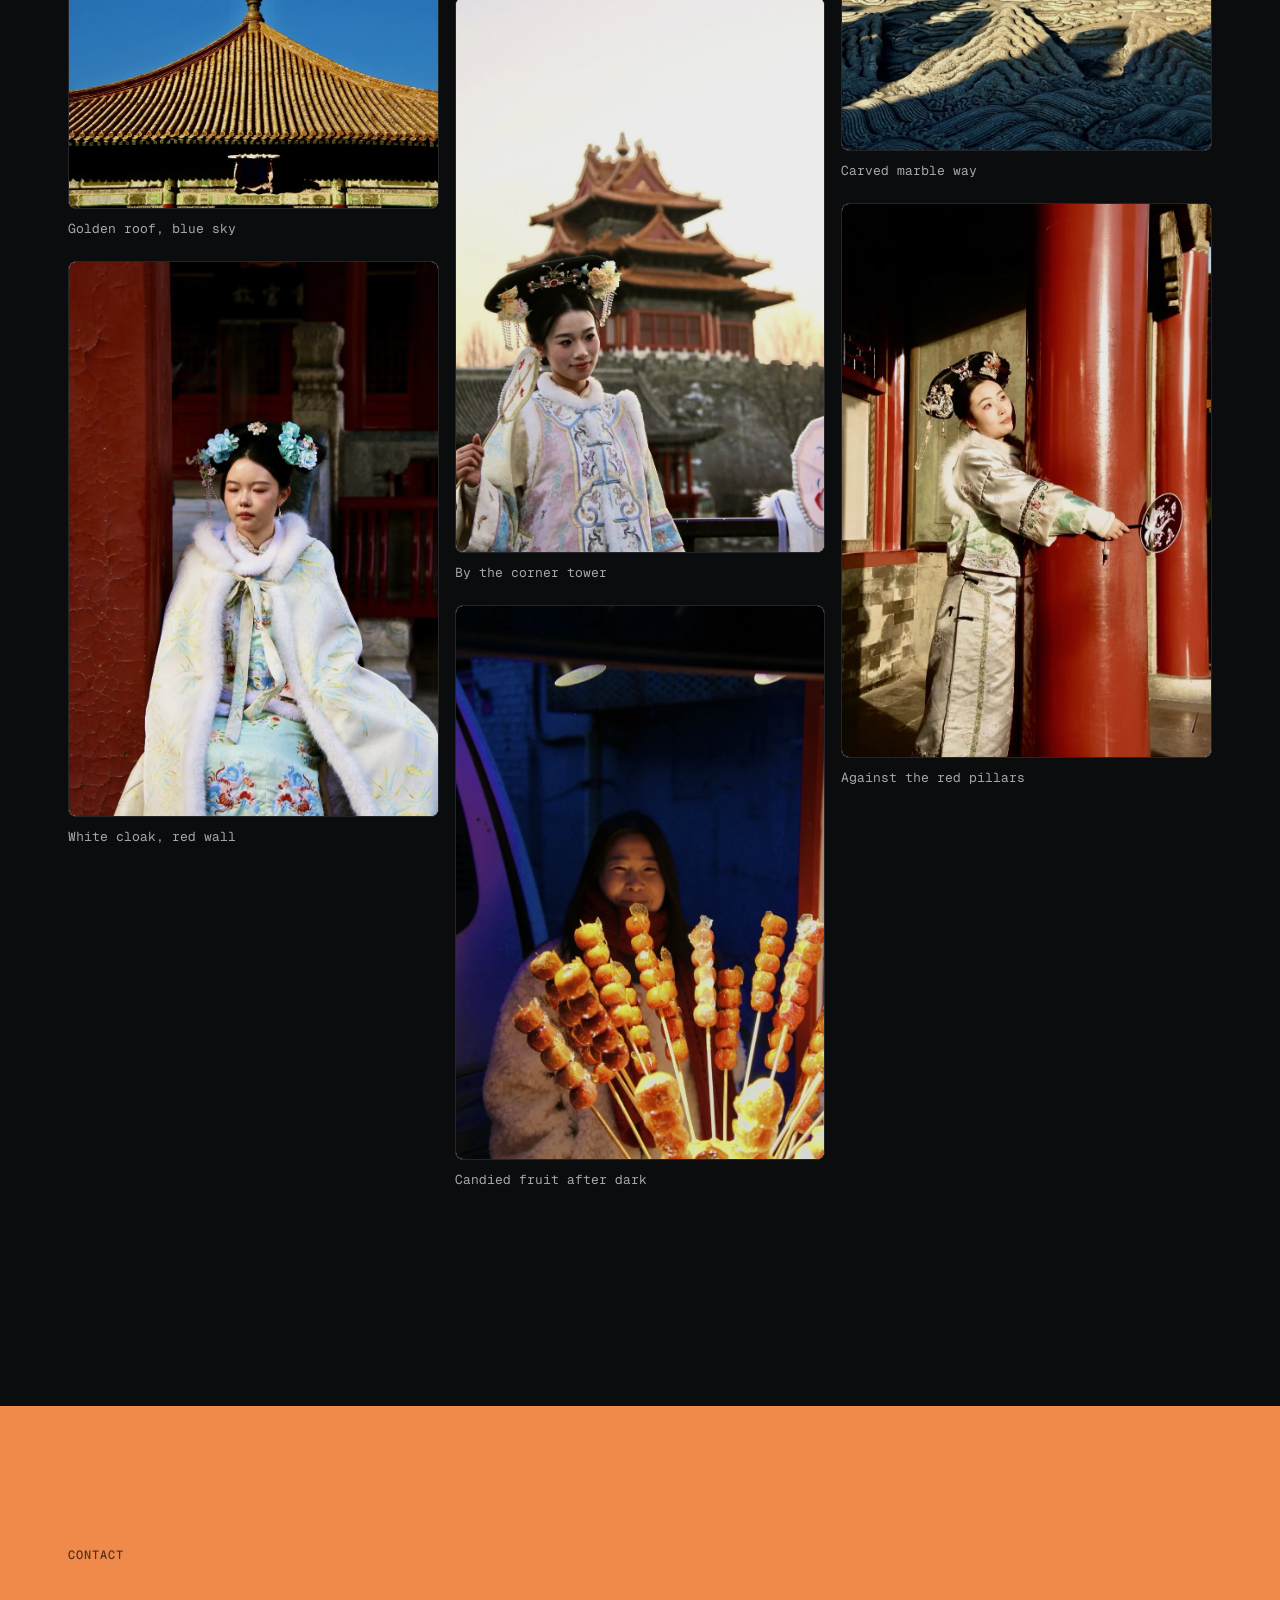
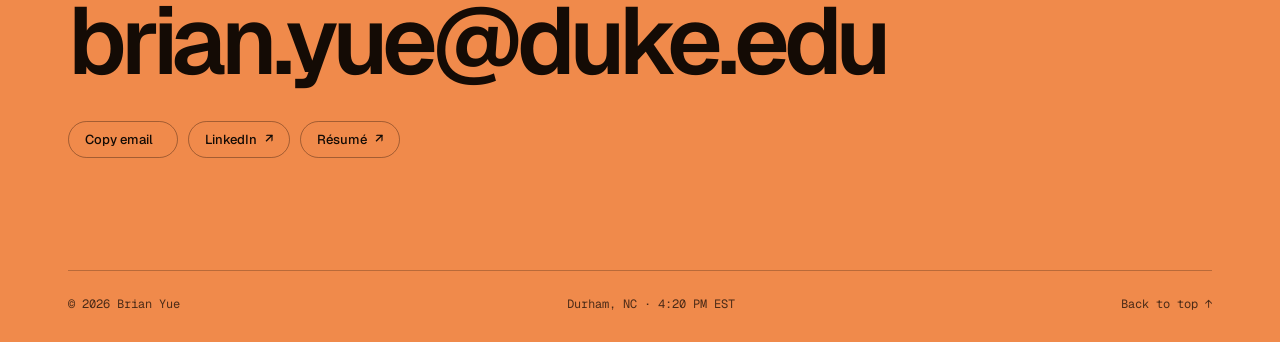
<file: personal.html>
<!doctype html>
<html lang="en" data-theme="dark">
<head>
<meta charset="utf-8">
<meta name="viewport" content="width=device-width, initial-scale=1, viewport-fit=cover">
<title>Personal · Brian Yue</title>
<meta name="description" content="Volleyball, basketball, music, and photography: what Brian Yue does away from engineering.">
<meta name="author" content="Brian Yue">
<meta name="color-scheme" content="light dark">
<meta name="theme-color" content="#0b0c0d">
<meta property="og:title" content="Personal · Brian Yue">
<meta property="og:description" content="Volleyball, basketball, music, and photography: what Brian Yue does away from engineering.">
<meta property="og:type" content="website">
<meta property="og:site_name" content="Brian Yue">
<meta property="og:image" content="https://brianyue.me/images/og-card.png">
<meta property="og:image:width" content="1200">
<meta property="og:image:height" content="630">
<meta property="og:image:alt" content="Personal · Brian Yue">
<meta name="twitter:card" content="summary_large_image">
<link rel="canonical" href="https://brianyue.me/personal">
<meta property="og:url" content="https://brianyue.me/personal">
<script type="application/ld+json">{"@context": "https://schema.org", "@graph": [{"@type": "BreadcrumbList", "itemListElement": [{"@type": "ListItem", "position": 1, "name": "Brian Yue", "item": "https://brianyue.me/"}, {"@type": "ListItem", "position": 2, "name": "Personal", "item": "https://brianyue.me/personal"}]}, {"@type": "Person", "@id": "https://brianyue.me/#brian", "name": "Brian Yue", "url": "https://brianyue.me/"}]}</script>
<link rel="icon" href="favicon.svg" type="image/svg+xml">
<link rel="icon" href="favicon.ico" sizes="48x48">
<link rel="apple-touch-icon" href="apple-touch-icon.png">
<link rel="preconnect" href="https://fonts.googleapis.com">
<link rel="preconnect" href="https://fonts.gstatic.com" crossorigin>
<link rel="stylesheet" href="https://fonts.googleapis.com/css2?family=Geist:ital,wght@0,400;0,500;0,600;0,700;1,600..700&family=Geist+Mono:wght@400;500;600&display=swap">
<link rel="stylesheet" href="assets/site.css">
<script>document.documentElement.classList.add('js');try{var th=localStorage.getItem('by-theme');if(th==='light'||th==='dark')document.documentElement.setAttribute('data-theme',th);}catch(e){}try{var q=location.search;if(/[?&]present=0/.test(q))sessionStorage.removeItem('by-present');else if(/[?&]present/.test(q))sessionStorage.setItem('by-present','1');if(sessionStorage.getItem('by-present')==='1'){document.documentElement.classList.add('present');document.documentElement.setAttribute('data-theme','light');}}catch(e){}window.addEventListener('error',function(e){var t=e.target;if(t&&t.tagName==='IMG'&&t.hasAttribute('data-logo')){t.remove();return;}if(!t||t.tagName!=='IMG'||!t.hasAttribute('data-dropin'))return;if(t.hasAttribute('data-optional')){var f=t.closest('figure');if(f){f.hidden=true;var r=f.closest('.figs');if(r&&!r.querySelector('figure:not([hidden])'))r.hidden=true;}return;}var b=t.closest('.frame,.media,.portrait');if(b){b.classList.add('is-missing');b.setAttribute('data-file',t.getAttribute('data-dropin'));}var a=t.closest('a[data-lightbox]');if(a){a.removeAttribute('href');a.removeAttribute('data-lightbox');}},true);</script>
</head>
<body data-base="">
<a class="skip" href="#main">Skip to content</a>

<header class="site-header">
  <div class="wrap bar">
    <a class="brand" href="index.html" aria-label="Brian Yue, home"><svg class="mark" viewBox="0 0 512 512" aria-hidden="true" focusable="false"><rect class="m-bg" x="8" y="8" width="496" height="496" rx="106"/><path class="m-fg" d="M79.9 346V166H150Q183.5 166 201.2 177.7Q218.9 189.5 218.9 214.9Q218.9 226.1 214.4 234.3Q209.8 242.6 201.1 247.4Q192.3 252.2 179.8 253.1L179.7 252.8Q202.5 254.2 214.5 265.7Q226.5 277.2 226.5 296.4Q226.5 321.5 208.9 333.7Q191.2 346 158.6 346ZM118.5 314.7H156.7Q170.6 314.7 179.1 309Q187.6 303.3 187.6 291.8Q187.6 280.3 179.2 274.4Q170.8 268.5 156.7 268.5H118.5ZM118.5 240.5H148.8Q163.1 240.5 171.5 235Q180 229.5 180 218.9Q180 207.8 171.8 202.6Q163.6 197.3 148.8 197.3H118.5ZM291.3 346V276.1L228.7 166H271.3L310.7 238.6L349.8 166H392.4L330 276.1V346Z"/><rect class="m-dot" x="405.1" y="319" width="27" height="27"/></svg><span class="wm">Brian Yue</span></a>
    <nav class="navpill" aria-label="Primary"><a href="index.html#work">Work</a><a href="index.html#leadership">Leadership</a><a href="about.html">About</a><a href="personal.html" data-nav="personal" aria-current="page">Personal</a><a href="Brian-Yue-Resume.pdf" target="_blank" rel="noopener">Résumé <span class="ext" aria-hidden="true">↗</span></a></nav>
    <div class="bar-right">
      <button class="pill theme-btn" type="button" aria-label="Switch to light theme" title="Switch to light theme"><svg class="i-sun" viewBox="0 0 24 24" fill="none" stroke="currentColor" stroke-width="1.8" stroke-linecap="round" aria-hidden="true"><circle cx="12" cy="12" r="4"/><path d="M12 2.5v2M12 19.5v2M4.6 4.6 6 6M18 18l1.4 1.4M2.5 12h2M19.5 12h2M4.6 19.4 6 18M18 6l1.4-1.4"/></svg><svg class="i-moon" viewBox="0 0 24 24" fill="none" stroke="currentColor" stroke-width="1.8" stroke-linejoin="round" aria-hidden="true"><path d="M20 14.5A8 8 0 1 1 9.5 4a6.5 6.5 0 0 0 10.5 10.5z"/></svg></button>
      <button class="pill menu-btn" type="button" aria-expanded="false" aria-controls="menu"><span>Menu</span></button>
    </div>
  </div>
</header>
<div class="menu" id="menu" inert>
  <nav aria-label="Menu"><a href="index.html">Home <span>00</span></a><a href="index.html#work">Work <span>01</span></a><a href="index.html#leadership">Leadership <span>02</span></a><a href="about.html">About <span>03</span></a><a href="personal.html" data-nav="personal" aria-current="page">Personal <span>04</span></a><a href="Brian-Yue-Resume.pdf" target="_blank" rel="noopener">Résumé <span>PDF</span></a></nav>
  <a class="label menu-mail" href="mailto:brian.yue@duke.edu">brian.yue@duke.edu</a>
</div>

<main id="main">

<section class="p-hero">
  <div class="wrap">
    <p class="label accent fade-in" style="--d:.05s">Personal</p>
    <h1 class="split">Outside the shop.</h1>
    <p class="p-lede fade-in" style="--d:.5s">Volleyball, basketball, music, and photography: what I do away from engineering.</p>
  </div>
</section>
<section class="wrap" style="padding-bottom: clamp(72px, 10vw, 128px)">
  <nav class="ptiles fade-in" style="--d:.7s" id="ptiles" aria-label="Categories"><a class="ptile" href="#volleyball"><div class="ptile-media"><img src="personal/_web/volleyball/01-ready-to-serve-900.webp" alt="" loading="lazy"></div><div class="ptile-meta"><div class="ptile-top"><span class="num">01</span> <span class="n">12 photos</span></div> <span class="t">Volleyball</span></div></a><a class="ptile" href="#basketball"><div class="ptile-media"><img src="personal/_web/basketball/01-layup-900.webp" alt="" loading="lazy"></div><div class="ptile-meta"><div class="ptile-top"><span class="num">02</span> <span class="n">3 photos</span></div> <span class="t">Basketball</span></div></a><a class="ptile" href="#music"><div class="ptile-media"><img src="personal/_web/music/01-playing-up-close-900.webp" alt="" loading="lazy"></div><div class="ptile-meta"><div class="ptile-top"><span class="num">03</span> <span class="n">11 photos</span></div> <span class="t">Music</span></div></a><a class="ptile" href="#photography"><div class="ptile-media"><img src="personal/_web/photography/01-roof-guardians-at-dusk-900.webp" alt="" loading="lazy"></div><div class="ptile-meta"><div class="ptile-top"><span class="num">04</span> <span class="n">10 photos</span></div> <span class="t">Photography</span></div></a></nav>
  <div id="psections" data-prerendered><section class="pcat" id="volleyball" data-reveal><div class="pcat-head"><div><p class="label">01 · 12 photos</p><h2>Volleyball</h2></div><div class="pcat-blurb"><p>I play, and I&#x27;ve coached it: first as an assistant for the middle school boys&#x27; and girls&#x27; teams at Tsinghua International School in Beijing, then as head coach of the girls&#x27; team in my senior year.</p><a class="pill" href="leadership/coaching.html">Coaching <span class="arrow">→</span></a></div></div><div class="masonry"><figure><div class="frame"><a href="personal/_web/volleyball/01-ready-to-serve-2000.webp" data-lightbox="p-volleyball"><img src="personal/_web/volleyball/01-ready-to-serve-900.webp" loading="lazy" alt="Brian Yue, number 24, holding a volleyball before serving, against a red wall." width="900" height="900"></a></div><figcaption>Ready to serve, #24</figcaption></figure><figure><div class="frame"><a href="personal/_web/volleyball/02-attack-at-the-net-2000.webp" data-lightbox="p-volleyball"><img src="personal/_web/volleyball/02-attack-at-the-net-900.webp" loading="lazy" alt="Brian Yue, number 15 in black, jumping to hit the ball at the net while teammates watch." width="900" height="600"></a></div><figcaption>Attack at the net, #15</figcaption></figure><figure><div class="frame"><a href="personal/_web/volleyball/03-block-2000.webp" data-lightbox="p-volleyball"><img src="personal/_web/volleyball/03-block-900.webp" loading="lazy" alt="Brian Yue, number 24, leaping at the net to block, photographed from a low angle against a red wall." width="900" height="1350"></a></div><figcaption>Up for the block, #24</figcaption></figure><figure><div class="frame"><a href="personal/_web/volleyball/04-jump-serve-2000.webp" data-lightbox="p-volleyball"><img src="personal/_web/volleyball/04-jump-serve-900.webp" loading="lazy" alt="Brian Yue, number 15, tossing the ball high for a jump serve in a tournament gym." width="900" height="1351"></a></div><figcaption>Jump serve, #15</figcaption></figure><figure><div class="frame"><a href="personal/_web/volleyball/05-serve-toss-2000.webp" data-lightbox="p-volleyball"><img src="personal/_web/volleyball/05-serve-toss-900.webp" loading="lazy" alt="Brian Yue, number 15, tossing the volleyball for a serve, eyes on the ball." width="900" height="600"></a></div><figcaption>Serve toss, #15</figcaption></figure><figure><div class="frame"><a href="personal/_web/volleyball/06-ready-to-receive-2000.webp" data-lightbox="p-volleyball"><img src="personal/_web/volleyball/06-ready-to-receive-900.webp" loading="lazy" alt="Brian Yue, number 15, crouched in ready position holding a volleyball." width="900" height="600"></a></div><figcaption>Ready to receive, #15</figcaption></figure><figure><div class="frame"><a href="personal/_web/volleyball/07-serving-in-the-white-kit-2000.webp" data-lightbox="p-volleyball"><img src="personal/_web/volleyball/07-serving-in-the-white-kit-900.webp" loading="lazy" alt="Brian Yue in a white jersey and number 24 shorts, mid-serve on an indoor court." width="900" height="600"></a></div><figcaption>Serving in the white kit, #24</figcaption></figure><figure><div class="frame"><a href="personal/_web/volleyball/08-between-points-2000.webp" data-lightbox="p-volleyball"><img src="personal/_web/volleyball/08-between-points-900.webp" loading="lazy" alt="Brian Yue, number 24, at the net between points." width="900" height="900"></a></div><figcaption>Between points, #24</figcaption></figure><figure><div class="frame"><a href="personal/_web/volleyball/09-spike-in-the-home-gym-2000.webp" data-lightbox="p-volleyball"><img src="personal/_web/volleyball/09-spike-in-the-home-gym-900.webp" loading="lazy" alt="Brian Yue in a white shirt and black shorts in the air, arm cocked to spike the ball at the net in the Tsinghua Spartans gym." width="900" height="675"></a></div><figcaption>Going up for a spike in the Tsinghua gym</figcaption></figure><figure><div class="frame"><a href="personal/_web/volleyball/10-approach-off-the-set-2000.webp" data-lightbox="p-volleyball"><img src="personal/_web/volleyball/10-approach-off-the-set-900.webp" loading="lazy" alt="A teammate sets the ball while Brian Yue, in a white shirt with a black arm sleeve, runs in for the attack." width="900" height="1200"></a></div><figcaption>Starting my approach as the set goes up</figcaption></figure><figure><div class="frame"><a href="personal/_web/volleyball/11-serve-in-the-home-gym-2000.webp" data-lightbox="p-volleyball"><img src="personal/_web/volleyball/11-serve-in-the-home-gym-900.webp" loading="lazy" alt="Brian Yue tossing the ball for a serve under the Spartans banner in the Tsinghua gym." width="900" height="1200"></a></div><figcaption>Serving in the home gym</figcaption></figure><figure><div class="frame"><a href="personal/_web/volleyball/12-before-the-serve-2000.webp" data-lightbox="p-volleyball"><img src="personal/_web/volleyball/12-before-the-serve-900.webp" loading="lazy" alt="Brian Yue in a white shirt and black #24 shorts holding a volleyball near the baseline under a basketball hoop." width="900" height="1200"></a></div><figcaption>Ball in hand before a serve, #24</figcaption></figure></div></section><section class="pcat" id="basketball" data-reveal><div class="pcat-head"><div><p class="label">02 · 3 photos</p><h2>Basketball</h2></div><div class="pcat-blurb"><p>I play, and I coached the middle school girls&#x27; team at Tsinghua International School, first as an assistant and then as head coach in my senior year.</p><a class="pill" href="leadership/coaching.html">Coaching <span class="arrow">→</span></a></div></div><div class="masonry"><figure><div class="frame"><a href="personal/_web/basketball/01-layup-2000.webp" data-lightbox="p-basketball"><img src="personal/_web/basketball/01-layup-900.webp" loading="lazy" alt="A Spartans player in black driving to the basket for a layup against defenders in light blue." width="900" height="599"></a></div><figcaption>Layup</figcaption></figure><figure><div class="frame"><a href="personal/_web/basketball/02-at-the-rim-2000.webp" data-lightbox="p-basketball"><img src="personal/_web/basketball/02-at-the-rim-900.webp" loading="lazy" alt="Brian Yue, number 24 in black, contesting a shot at the rim against a defender in light blue." width="900" height="675"></a></div><figcaption>Contesting at the rim, #24</figcaption></figure><figure><div class="frame"><a href="personal/_web/basketball/03-team-photo-2000.webp" data-lightbox="p-basketball"><img src="personal/_web/basketball/03-team-photo-900.webp" loading="lazy" alt="The Spartans basketball team posing on the court with their coach; Brian Yue, number 24, stands at the left." width="900" height="599"></a></div><figcaption>The Spartans. I&#x27;m #24, standing at left</figcaption></figure></div></section><section class="pcat" id="music" data-reveal><div class="pcat-head"><div><p class="label">03 · 11 photos</p><h2>Music</h2></div><div class="pcat-blurb"><p>I play trombone in the Duke University Marching Band. In high school I played in concert, pop, and jazz ensembles.</p></div></div><div class="masonry"><figure><div class="frame"><a href="personal/_web/music/01-playing-up-close-2000.webp" data-lightbox="p-music"><img src="personal/_web/music/01-playing-up-close-900.webp" loading="lazy" alt="Close-up of Brian Yue, in sunglasses and a white Duke band cap and uniform, playing trombone against a background of green trees." width="900" height="600"></a></div><figcaption>Playing trombone with the Duke University Marching Band</figcaption></figure><figure><div class="frame"><a href="personal/_web/music/02-playing-on-the-field-2000.webp" data-lightbox="p-music"><img src="personal/_web/music/02-playing-on-the-field-900.webp" loading="lazy" alt="Brian Yue, in sunglasses and a white Duke band cap, playing trombone while marching with the Duke University Marching Band on the field at Wallace Wade Stadium." width="900" height="600"></a></div><figcaption>Playing trombone on the field at Wallace Wade Stadium</figcaption></figure><figure><div class="frame"><a href="personal/_web/music/03-under-the-lights-2000.webp" data-lightbox="p-music"><img src="personal/_web/music/03-under-the-lights-900.webp" loading="lazy" alt="Brian Yue, in glasses and the Duke band uniform, smiling and holding his trombone up in the stands during a night game." width="900" height="1350"></a></div><figcaption>Under the lights at a night game</figcaption></figure><figure><div class="frame"><a href="personal/_web/music/04-in-the-stands-2000.webp" data-lightbox="p-music"><img src="personal/_web/music/04-in-the-stands-900.webp" loading="lazy" alt="Brian Yue, in sunglasses and a white Duke cap, playing trombone in the stands with the band in blue shirts and black overalls." width="900" height="600"></a></div><figcaption>Playing in the stands at a day game</figcaption></figure><figure><div class="frame"><a href="personal/_web/music/05-trombone-section-2000.webp" data-lightbox="p-music"><img src="personal/_web/music/05-trombone-section-900.webp" loading="lazy" alt="Seven Duke University Marching Band trombonists in uniform standing in a row with their trombones; Brian Yue, in sunglasses, is second from left." width="900" height="600"></a></div><figcaption>The trombone section. I&#x27;m second from left.</figcaption></figure><figure><div class="frame"><a href="personal/_web/music/06-off-the-field-at-night-2000.webp" data-lightbox="p-music"><img src="personal/_web/music/06-off-the-field-at-night-900.webp" loading="lazy" alt="Brian Yue, in glasses, raising a fist and carrying his trombone as the Duke University Marching Band files off the field at night." width="900" height="600"></a></div><figcaption>Heading off the field at a night game</figcaption></figure><figure><div class="frame"><a href="personal/_web/music/07-with-the-trombones-2000.webp" data-lightbox="p-music"><img src="personal/_web/music/07-with-the-trombones-900.webp" loading="lazy" alt="Brian Yue, in glasses and a white Duke band cap, smiling at the camera in the stands with fellow trombonists behind him under the stadium lights." width="900" height="1350"></a></div><figcaption>With the trombones in the stands</figcaption></figure><figure><div class="frame"><a href="personal/_web/music/08-laughing-on-the-field-2000.webp" data-lightbox="p-music"><img src="personal/_web/music/08-laughing-on-the-field-900.webp" loading="lazy" alt="Brian Yue, in glasses and a white Duke band cap, laughing among band members in uniform on the field." width="900" height="600"></a></div><figcaption>Mid-laugh with the band on the field</figcaption></figure><figure><div class="frame"><a href="personal/_web/music/09-marching-at-a-day-game-2000.webp" data-lightbox="p-music"><img src="personal/_web/music/09-marching-at-a-day-game-900.webp" loading="lazy" alt="Brian Yue in the Duke marching band uniform, white cap and sunglasses, carrying his trombone past the stands with bandmates." width="900" height="600"></a></div><figcaption>Marching in with the trombone at a day game</figcaption></figure><figure><div class="frame"><a href="personal/_web/music/10-bench-burning-after-unc-2000.webp" data-lightbox="p-music"><img src="personal/_web/music/10-bench-burning-after-unc-900.webp" loading="lazy" alt="Brian Yue smiling in his blue and white striped pep band shirt in front of a bonfire on Duke&#x27;s campus at night, sparks rising and Duke Chapel lit up behind him." width="900" height="1200"></a></div><figcaption>Bench burning on the quad after a Duke–UNC win. I played that game in the pep band.</figcaption></figure><figure><div class="frame"><a href="personal/_web/music/pregame-duke-football-2000.webp" data-lightbox="p-music"><img src="personal/_web/music/pregame-duke-football-900.webp" loading="lazy" alt="Brian Yue, in sunglasses, with the Duke University Marching Band in white and blue uniforms on the field before a football game." width="900" height="600"></a></div><figcaption>Pregame with the Duke University Marching Band<span class="when">Sep 2025</span></figcaption></figure></div></section><section class="pcat" id="photography" data-reveal><div class="pcat-head"><div><p class="label">04 · 10 photos</p><h2>Photography</h2></div><div class="pcat-blurb"><p>Architecture, light, and people, mostly shot on a Canon DSLR. This first set is from Beijing, most of it at the Forbidden City. Everyone pictured agreed to be photographed.</p></div></div><div class="masonry"><figure><div class="frame"><a href="personal/_web/photography/01-roof-guardians-at-dusk-2000.webp" data-lightbox="p-photography"><img src="personal/_web/photography/01-roof-guardians-at-dusk-900.webp" loading="lazy" alt="Silhouette of a curved palace roof edge lined with small guardian figures against an orange evening sky." width="900" height="600"></a></div><figcaption>Roof guardians at dusk</figcaption></figure><figure><div class="frame"><a href="personal/_web/photography/02-painted-eaves-2000.webp" data-lightbox="p-photography"><img src="personal/_web/photography/02-painted-eaves-900.webp" loading="lazy" alt="Golden-tiled palace hall with a blue name plaque and painted eaves under a clear blue sky." width="805" height="1280"></a></div><figcaption>Painted eaves</figcaption></figure><figure><div class="frame"><a href="personal/_web/photography/03-corner-tower-at-sunset-2000.webp" data-lightbox="p-photography"><img src="personal/_web/photography/03-corner-tower-at-sunset-900.webp" loading="lazy" alt="The tiered corner tower of the Forbidden City in silhouette against a golden sunset." width="900" height="600"></a></div><figcaption>Corner tower at sunset</figcaption></figure><figure><div class="frame"><a href="personal/_web/photography/04-ridge-ornament-2000.webp" data-lightbox="p-photography"><img src="personal/_web/photography/04-ridge-ornament-900.webp" loading="lazy" alt="Close-up of a carved glazed ornament at the end of a roof ridge against blue sky." width="900" height="600"></a></div><figcaption>Glazed ridge ornament</figcaption></figure><figure><div class="frame"><a href="personal/_web/photography/05-carved-marble-way-2000.webp" data-lightbox="p-photography"><img src="personal/_web/photography/05-carved-marble-way-900.webp" loading="lazy" alt="A carved white marble ramp in raking light leading up to a palace hall under blue sky." width="900" height="1200"></a></div><figcaption>Carved marble way</figcaption></figure><figure><div class="frame"><a href="personal/_web/photography/06-gilded-finial-2000.webp" data-lightbox="p-photography"><img src="personal/_web/photography/06-gilded-finial-900.webp" loading="lazy" alt="A pyramidal golden-tiled roof topped with a gilded ball finial against deep blue sky." width="900" height="611"></a></div><figcaption>Golden roof, blue sky</figcaption></figure><figure><div class="frame"><a href="personal/_web/photography/07-by-the-corner-tower-2000.webp" data-lightbox="p-photography"><img src="personal/_web/photography/07-by-the-corner-tower-900.webp" loading="lazy" alt="A woman in Qing-style dress and a floral headdress stands in front of the Forbidden City corner tower in late-afternoon light." width="853" height="1280"></a></div><figcaption>By the corner tower</figcaption></figure><figure><div class="frame"><a href="personal/_web/photography/08-against-the-red-pillars-2000.webp" data-lightbox="p-photography"><img src="personal/_web/photography/08-against-the-red-pillars-900.webp" loading="lazy" alt="A woman in Qing-style dress holding a round fan leans against a red lacquered pillar in low sun." width="853" height="1280"></a></div><figcaption>Against the red pillars</figcaption></figure><figure><div class="frame"><a href="personal/_web/photography/09-white-cloak-red-wall-2000.webp" data-lightbox="p-photography"><img src="personal/_web/photography/09-white-cloak-red-wall-900.webp" loading="lazy" alt="A woman in a white fur-trimmed cloak and blue headdress flowers stands beside a red palace wall, eyes lowered." width="853" height="1280"></a></div><figcaption>White cloak, red wall</figcaption></figure><figure><div class="frame"><a href="personal/_web/photography/10-candied-fruit-after-dark-2000.webp" data-lightbox="p-photography"><img src="personal/_web/photography/10-candied-fruit-after-dark-900.webp" loading="lazy" alt="A street vendor smiling behind a bundle of glazed candied-fruit skewers lit warm against a blue night." width="853" height="1280"></a></div><figcaption>Candied fruit after dark</figcaption></figure></div></section></div>
</section>
</main>

<footer class="site-footer" id="contact">
  <div class="wrap">
    <p class="label" data-reveal>Contact</p>
    <a class="contact-big" href="mailto:brian.yue@duke.edu" data-reveal>brian.yue@duke.edu</a>
    <div class="actions" data-reveal>
      <button class="pill" type="button" data-copy="brian.yue@duke.edu">Copy email <span class="hint"></span></button>
      <a class="pill" href="https://www.linkedin.com/in/brianyihanyue/" target="_blank" rel="noopener">LinkedIn <span class="arrow">↗</span></a>
      <a class="pill" href="Brian-Yue-Resume.pdf" target="_blank" rel="noopener">Résumé <span class="arrow">↗</span></a>
    </div>
    <div class="foot-bar">
      <span>© 2026 Brian Yue</span>
      <span data-clock>Durham, NC</span>
      <a href="#main">Back to top ↑</a>
    </div>
  </div>
</footer>

<dialog class="lb" id="lightbox" aria-label="Image viewer">
  <div class="lb-inner"><img alt=""><p class="lb-cap"></p></div>
  <button class="lb-btn" type="button" data-close>Close</button>
  <button class="lb-btn lb-nav lb-prev" type="button" data-step="-1" aria-label="Previous image">‹</button>
  <button class="lb-btn lb-nav lb-next" type="button" data-step="1" aria-label="Next image">›</button>
</dialog>
<script src="personal/categories.js"></script>
<script src="personal/gallery.js"></script>
<script src="assets/site.js"></script>
</body>
</html>
</file>
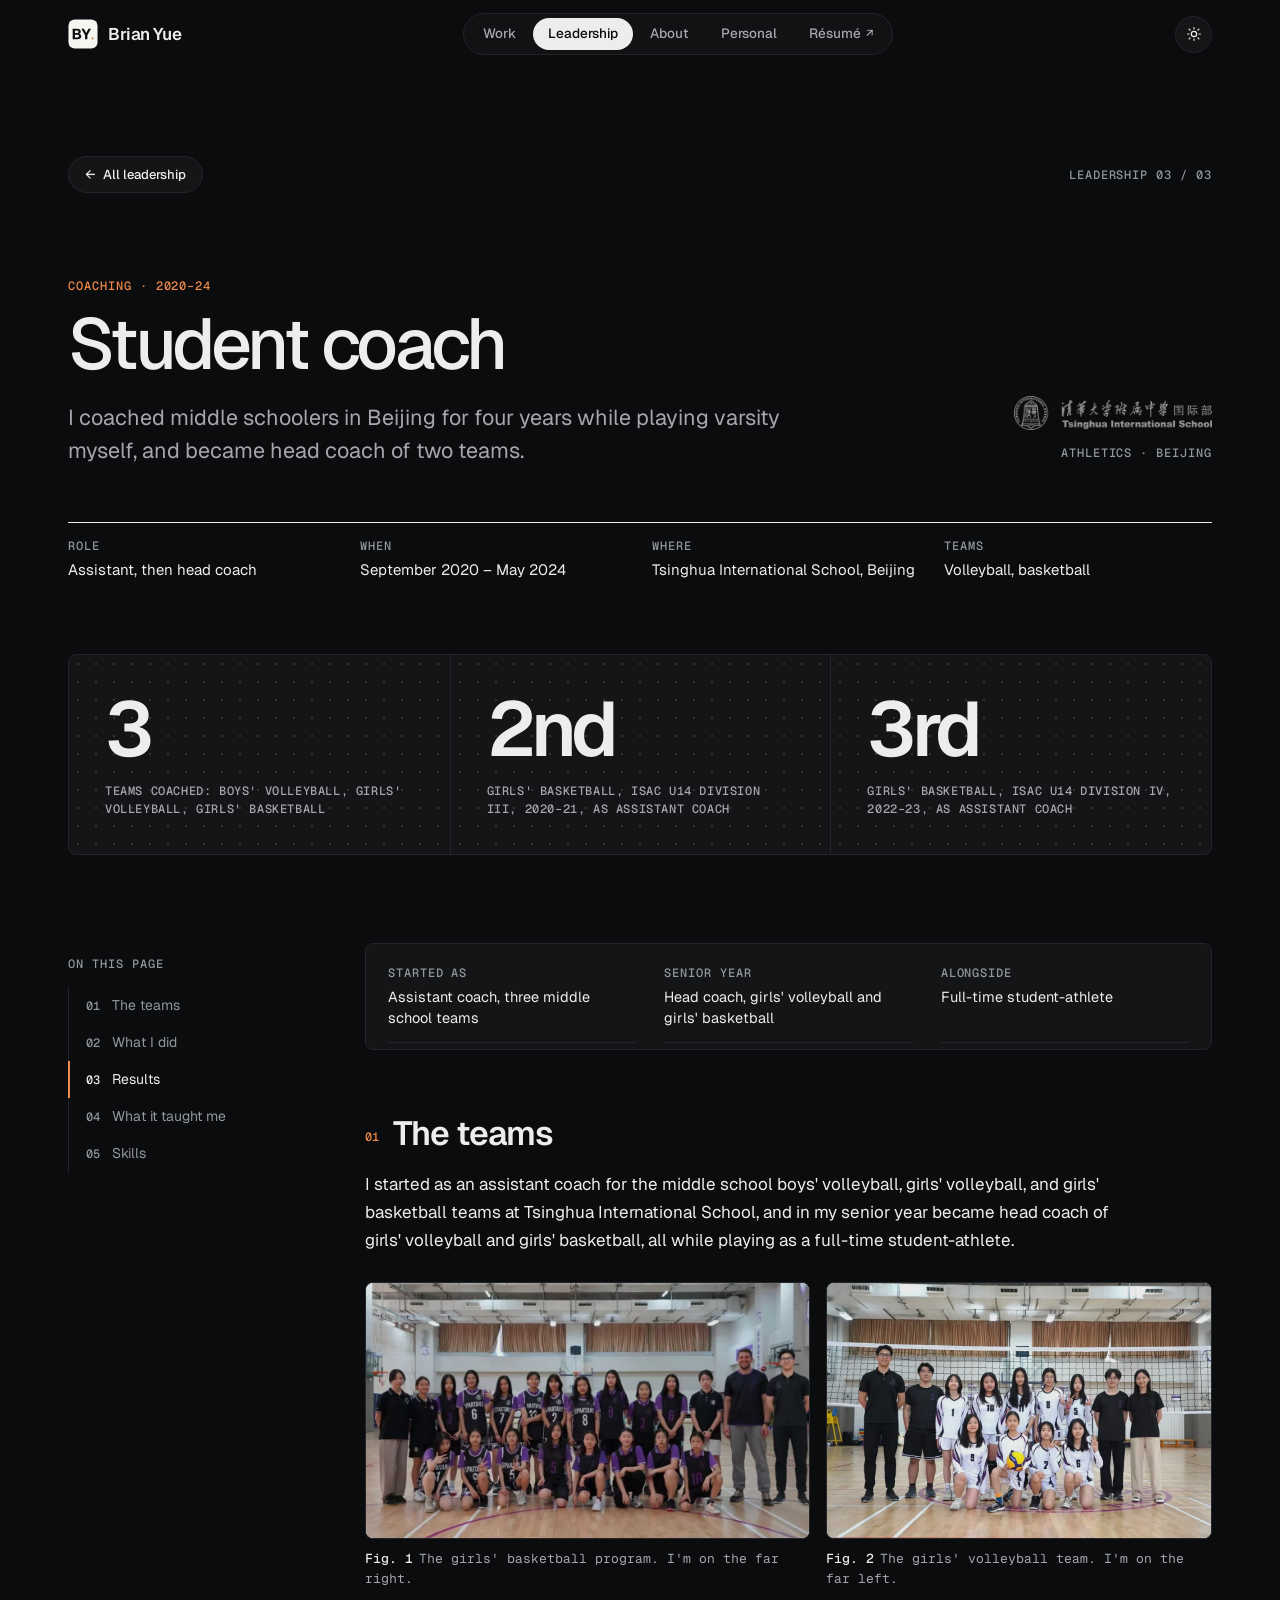
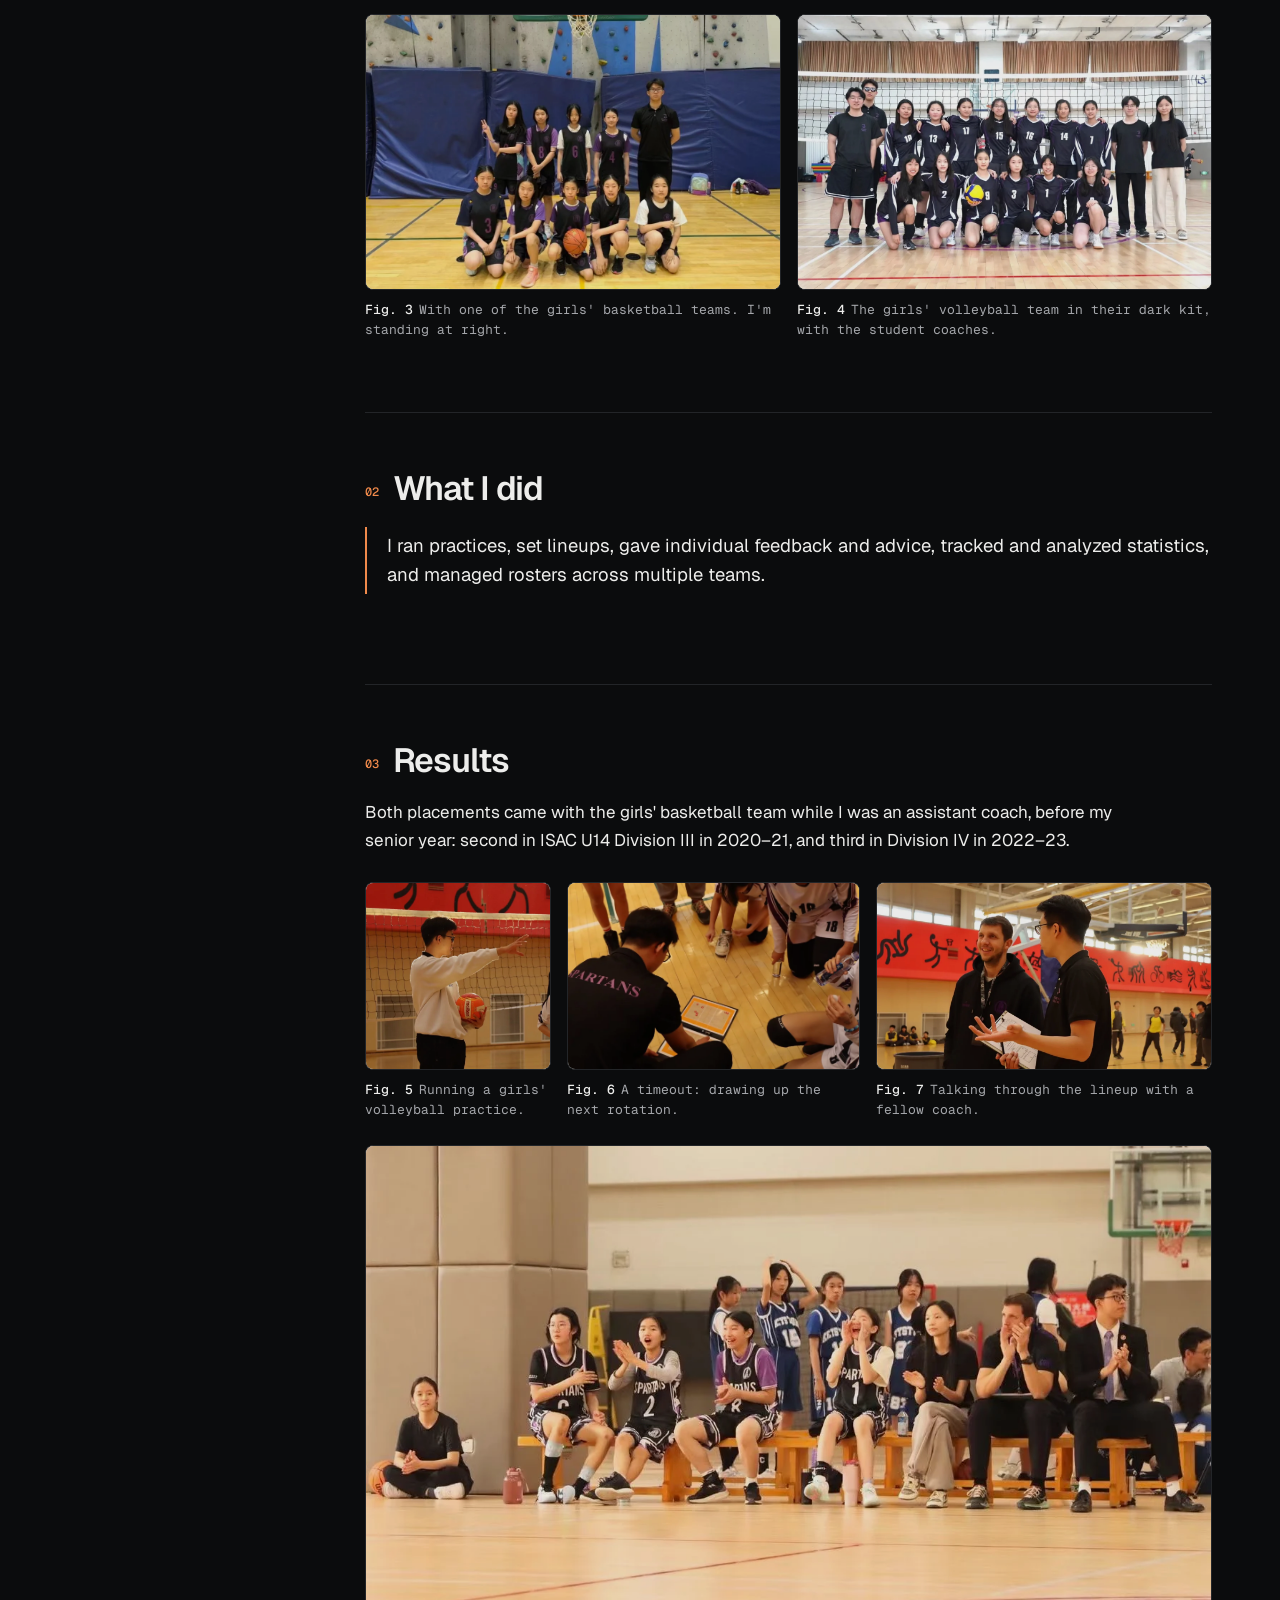
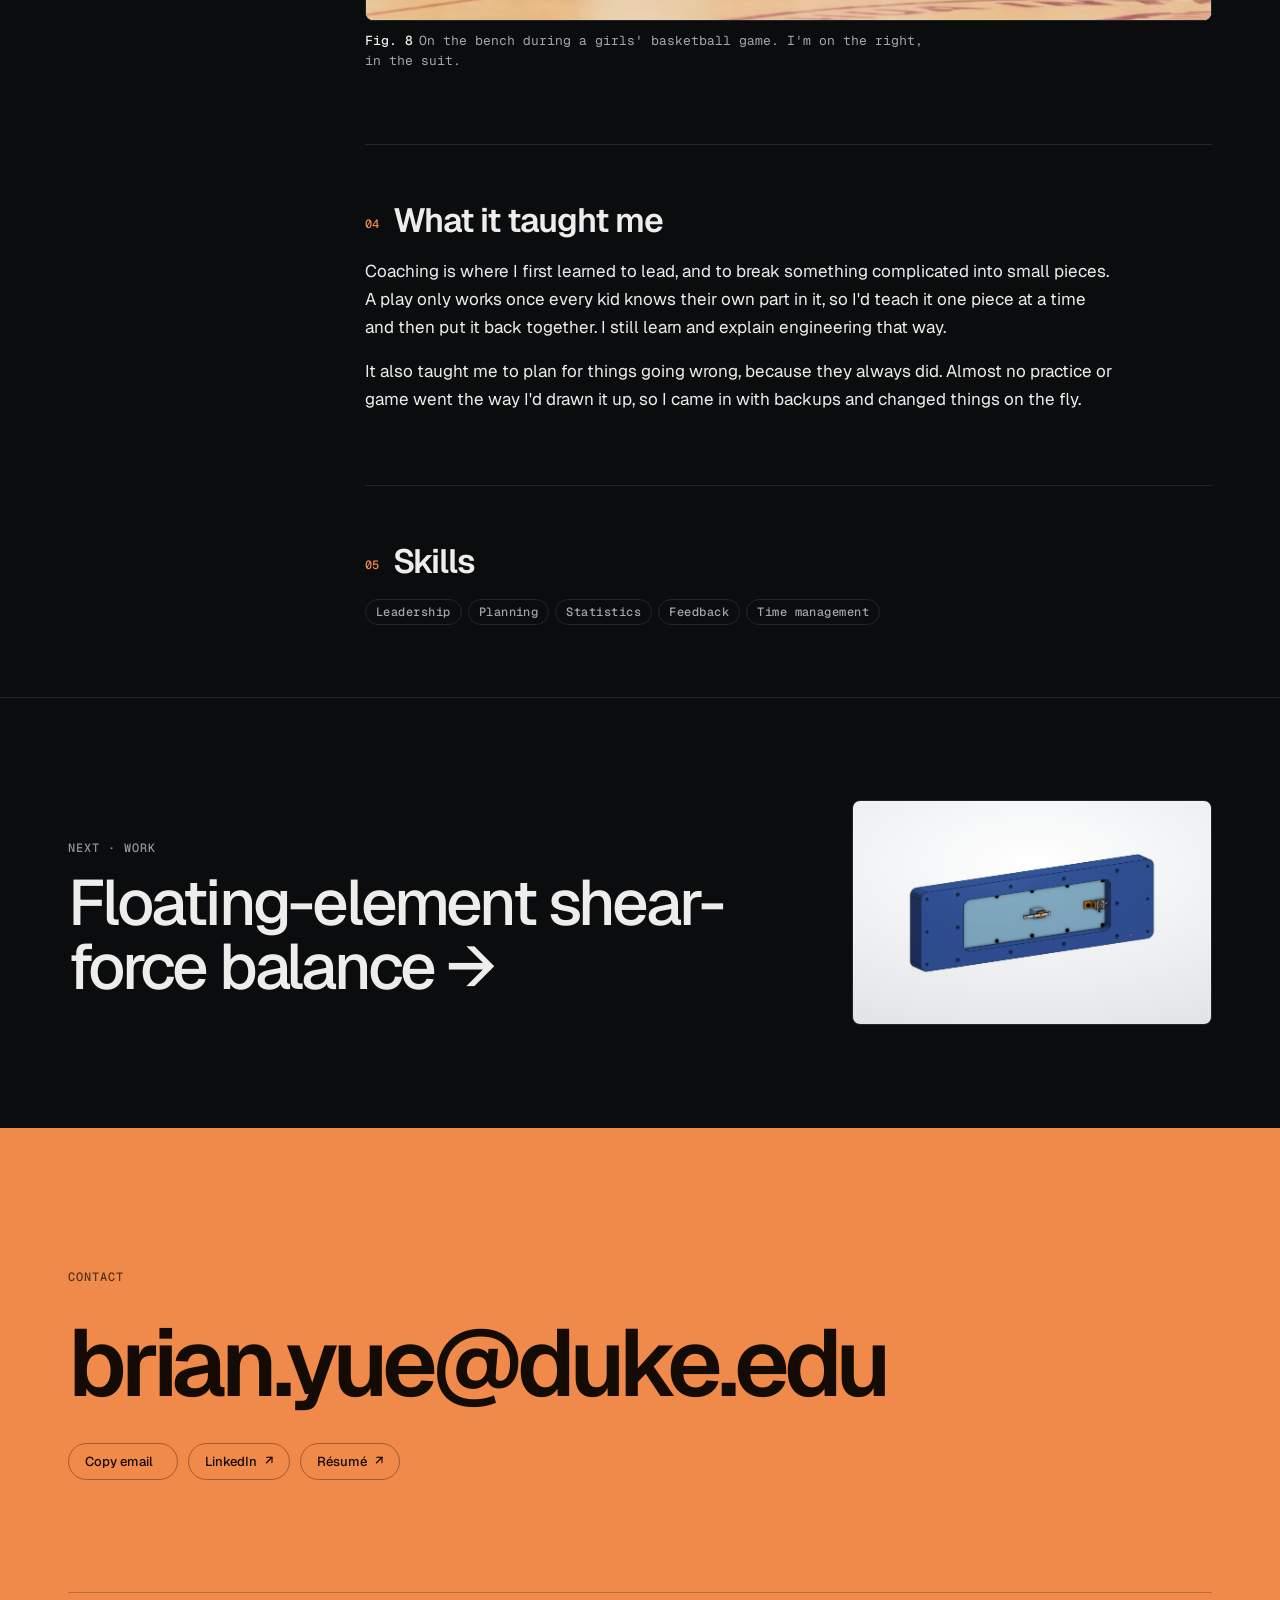
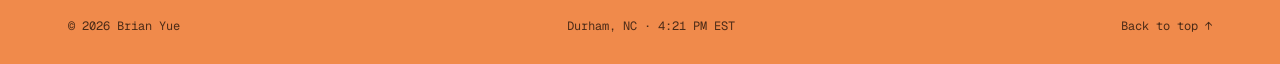
<file: leadership/coaching.html>
<!doctype html>
<html lang="en" data-theme="dark">
<head>
<meta charset="utf-8">
<meta name="viewport" content="width=device-width, initial-scale=1, viewport-fit=cover">
<title>Student coach, Tsinghua International School · Brian Yue</title>
<meta name="description" content="I coached middle schoolers in Beijing for four years while playing varsity myself, and became head coach of two teams.">
<meta name="author" content="Brian Yue">
<meta name="color-scheme" content="light dark">
<meta name="theme-color" content="#0b0c0d">
<meta property="og:title" content="Student coach, Tsinghua International School · Brian Yue">
<meta property="og:description" content="I coached middle schoolers in Beijing for four years while playing varsity myself, and became head coach of two teams.">
<meta property="og:type" content="website">
<meta property="og:site_name" content="Brian Yue">
<meta property="og:image" content="https://brianyue.me/images/og/coaching.jpg">
<meta property="og:image:width" content="1200">
<meta property="og:image:height" content="630">
<meta property="og:image:alt" content="Student coach, Tsinghua International School · Brian Yue">
<meta name="twitter:card" content="summary_large_image">
<link rel="canonical" href="https://brianyue.me/leadership/coaching">
<meta property="og:url" content="https://brianyue.me/leadership/coaching">
<script type="application/ld+json">{"@context": "https://schema.org", "@graph": [{"@type": "BreadcrumbList", "itemListElement": [{"@type": "ListItem", "position": 1, "name": "Brian Yue", "item": "https://brianyue.me/"}, {"@type": "ListItem", "position": 2, "name": "Leadership", "item": "https://brianyue.me/#leadership"}, {"@type": "ListItem", "position": 3, "name": "Student coach, Tsinghua International School", "item": "https://brianyue.me/leadership/coaching"}]}, {"@type": "Article", "@id": "https://brianyue.me/leadership/coaching#article", "headline": "Student coach", "description": "I coached middle schoolers in Beijing for four years while playing varsity myself, and became head coach of two teams.", "url": "https://brianyue.me/leadership/coaching", "mainEntityOfPage": "https://brianyue.me/leadership/coaching", "author": {"@id": "https://brianyue.me/#brian"}, "keywords": ["Head coach", "Volleyball", "Basketball"], "image": "https://brianyue.me/images/coaching-timeout.webp"}, {"@type": "Person", "@id": "https://brianyue.me/#brian", "name": "Brian Yue", "url": "https://brianyue.me/"}]}</script>
<link rel="icon" href="../favicon.svg" type="image/svg+xml">
<link rel="icon" href="../favicon.ico" sizes="48x48">
<link rel="apple-touch-icon" href="../apple-touch-icon.png">
<link rel="preconnect" href="https://fonts.googleapis.com">
<link rel="preconnect" href="https://fonts.gstatic.com" crossorigin>
<link rel="stylesheet" href="https://fonts.googleapis.com/css2?family=Geist:ital,wght@0,400;0,500;0,600;0,700;1,600..700&family=Geist+Mono:wght@400;500;600&display=swap">
<link rel="stylesheet" href="../assets/site.css">
<script>document.documentElement.classList.add('js');try{var th=localStorage.getItem('by-theme');if(th==='light'||th==='dark')document.documentElement.setAttribute('data-theme',th);}catch(e){}try{var q=location.search;if(/[?&]present=0/.test(q))sessionStorage.removeItem('by-present');else if(/[?&]present/.test(q))sessionStorage.setItem('by-present','1');if(sessionStorage.getItem('by-present')==='1'){document.documentElement.classList.add('present');document.documentElement.setAttribute('data-theme','light');}}catch(e){}window.addEventListener('error',function(e){var t=e.target;if(t&&t.tagName==='IMG'&&t.hasAttribute('data-logo')){t.remove();return;}if(!t||t.tagName!=='IMG'||!t.hasAttribute('data-dropin'))return;if(t.hasAttribute('data-optional')){var f=t.closest('figure');if(f){f.hidden=true;var r=f.closest('.figs');if(r&&!r.querySelector('figure:not([hidden])'))r.hidden=true;}return;}var b=t.closest('.frame,.media,.portrait');if(b){b.classList.add('is-missing');b.setAttribute('data-file',t.getAttribute('data-dropin'));}var a=t.closest('a[data-lightbox]');if(a){a.removeAttribute('href');a.removeAttribute('data-lightbox');}},true);</script>
</head>
<body data-base="../">
<a class="skip" href="#main">Skip to content</a>
<div class="progress" aria-hidden="true"></div>
<header class="site-header">
  <div class="wrap bar">
    <a class="brand" href="../index.html" aria-label="Brian Yue, home"><svg class="mark" viewBox="0 0 512 512" aria-hidden="true" focusable="false"><rect class="m-bg" x="8" y="8" width="496" height="496" rx="106"/><path class="m-fg" d="M79.9 346V166H150Q183.5 166 201.2 177.7Q218.9 189.5 218.9 214.9Q218.9 226.1 214.4 234.3Q209.8 242.6 201.1 247.4Q192.3 252.2 179.8 253.1L179.7 252.8Q202.5 254.2 214.5 265.7Q226.5 277.2 226.5 296.4Q226.5 321.5 208.9 333.7Q191.2 346 158.6 346ZM118.5 314.7H156.7Q170.6 314.7 179.1 309Q187.6 303.3 187.6 291.8Q187.6 280.3 179.2 274.4Q170.8 268.5 156.7 268.5H118.5ZM118.5 240.5H148.8Q163.1 240.5 171.5 235Q180 229.5 180 218.9Q180 207.8 171.8 202.6Q163.6 197.3 148.8 197.3H118.5ZM291.3 346V276.1L228.7 166H271.3L310.7 238.6L349.8 166H392.4L330 276.1V346Z"/><rect class="m-dot" x="405.1" y="319" width="27" height="27"/></svg><span class="wm">Brian Yue</span></a>
    <nav class="navpill" aria-label="Primary"><a href="../index.html#work">Work</a><a href="../index.html#leadership" aria-current="page">Leadership</a><a href="../about.html">About</a><a href="../personal.html" data-nav="personal">Personal</a><a href="../Brian-Yue-Resume.pdf" target="_blank" rel="noopener">Résumé <span class="ext" aria-hidden="true">↗</span></a></nav>
    <div class="bar-right">
      <button class="pill theme-btn" type="button" aria-label="Switch to light theme" title="Switch to light theme"><svg class="i-sun" viewBox="0 0 24 24" fill="none" stroke="currentColor" stroke-width="1.8" stroke-linecap="round" aria-hidden="true"><circle cx="12" cy="12" r="4"/><path d="M12 2.5v2M12 19.5v2M4.6 4.6 6 6M18 18l1.4 1.4M2.5 12h2M19.5 12h2M4.6 19.4 6 18M18 6l1.4-1.4"/></svg><svg class="i-moon" viewBox="0 0 24 24" fill="none" stroke="currentColor" stroke-width="1.8" stroke-linejoin="round" aria-hidden="true"><path d="M20 14.5A8 8 0 1 1 9.5 4a6.5 6.5 0 0 0 10.5 10.5z"/></svg></button>
      <button class="pill menu-btn" type="button" aria-expanded="false" aria-controls="menu"><span>Menu</span></button>
    </div>
  </div>
</header>
<div class="menu" id="menu" inert>
  <nav aria-label="Menu"><a href="../index.html">Home <span>00</span></a><a href="../index.html#work">Work <span>01</span></a><a href="../index.html#leadership" aria-current="page">Leadership <span>02</span></a><a href="../about.html">About <span>03</span></a><a href="../personal.html" data-nav="personal">Personal <span>04</span></a><a href="../Brian-Yue-Resume.pdf" target="_blank" rel="noopener">Résumé <span>PDF</span></a></nav>
  <a class="label menu-mail" href="mailto:brian.yue@duke.edu">brian.yue@duke.edu</a>
</div>

<main id="main">

<section class="p-hero">
  <div class="wrap">
    <div class="crumbs fade-in" style="--d:.05s">
      <a class="pill" href="../index.html#leadership"><span class="arrow">←</span> All leadership</a>
      <span class="label">Leadership 03 / 03</span>
    </div>
    <div class="p-head">
      <div>
        <p class="label accent fade-in" style="--d:.1s">Coaching · 2020–24</p>
        <h1 class="split">Student coach</h1>
        <p class="p-lede fade-in" style="--d:.55s">I coached middle schoolers in Beijing for four years while playing varsity myself, and became head coach of two teams.</p>
      </div>
      <aside class="p-org fade-in" style="--d:.35s"><span class="p-org-logo" role="img" aria-label="Tsinghua International School" style="--w:200px;--h:34px;--ar:5.839;-webkit-mask-image:url(../images/d/logo-tis-448.webp);mask-image:url(../images/d/logo-tis-448.webp)"></span><span class="label">Athletics · Beijing</span></aside>
    </div>
    <dl class="meta-grid fade-in" style="--d:.7s"><div><dt>Role</dt><dd>Assistant, then head coach</dd></div><div><dt>When</dt><dd>September 2020 – May 2024</dd></div><div><dt>Where</dt><dd>Tsinghua International School, Beijing</dd></div><div><dt>Teams</dt><dd>Volleyball, basketball</dd></div></dl>
  </div>
</section>

<div class="wrap">
  <div class="p-lead stats" data-reveal>
  <div><div class="big">3</div><div class="cap">Teams coached: boys' volleyball, girls' volleyball, girls' basketball</div></div>
  <div><div class="big">2nd</div><div class="cap">Girls' basketball, ISAC U14 Division III, 2020–21, as assistant coach</div></div>
  <div><div class="big">3rd</div><div class="cap">Girls' basketball, ISAC U14 Division IV, 2022–23, as assistant coach</div></div>
</div>
  <div class="p-body">
    <aside class="toc" aria-label="On this page"><p class="label">On this page</p><ol><li><a href="#challenge"><span>01</span>The teams</a></li><li><a href="#contribution"><span>02</span>What I did</a></li><li><a href="#outcome"><span>03</span>Results</a></li><li><a href="#reflection"><span>04</span>What it taught me</a></li><li><a href="#skills"><span>05</span>Skills</a></li></ol></aside>
    <div>
      <div class="glance" data-reveal><dl><div><dt>Started as</dt><dd>Assistant coach, three middle school teams</dd></div><div><dt>Senior year</dt><dd>Head coach, girls' volleyball and girls' basketball</dd></div><div><dt>Alongside</dt><dd>Full-time student-athlete</dd></div></dl></div>
      <section class="p-sec" id="challenge" data-reveal>
        <h2><span class="n">01</span>The teams</h2>
        <div class="prose"><p>I started as an assistant coach for the middle school boys' volleyball, girls' volleyball, and girls' basketball teams at Tsinghua International School, and in my senior year became head coach of girls' volleyball and girls' basketball, all while playing as a full-time student-athlete.</p></div>
<div class="figs"><div class="row" data-reveal><figure style="--ar: 1.731"><div class="frame"><a href="../images/coaching-bball-squad.webp" data-lightbox="coaching"><img src="../images/coaching-bball-squad.webp" width="1080" height="624" loading="lazy" alt="The Tsinghua International School middle school girls basketball program in Spartans jerseys, posed in the gym with their coaches; Brian Yue stands at the far right in a black polo."></a></div><figcaption><b>Fig. 1</b>The girls' basketball program. I'm on the far right.</figcaption></figure><figure style="--ar: 1.504"><div class="frame"><a href="../images/coaching-vball-white.webp" data-lightbox="coaching"><img src="../images/d/coaching-vball-white-1152.webp" width="1624" height="1080" loading="lazy" alt="The middle school girls volleyball team in white jerseys in front of the net with their coaches; Brian Yue stands at the far left."></a></div><figcaption><b>Fig. 2</b>The girls' volleyball team. I'm on the far left.</figcaption></figure></div><div class="row" data-reveal><figure style="--ar: 1.506"><div class="frame"><a href="../images/coaching-bball-team.webp" data-lightbox="coaching"><img src="../images/coaching-bball-team.webp" width="1080" height="717" loading="lazy" alt="A girls basketball team posed under a hoop in front of a climbing wall, with Brian Yue standing at the right in a black polo."></a></div><figcaption><b>Fig. 3</b>With one of the girls' basketball teams. I'm standing at right.</figcaption></figure><figure style="--ar: 1.499"><div class="frame"><a href="../images/coaching-vball-dark.webp" data-lightbox="coaching"><img src="../images/d/coaching-vball-dark-1152.webp" width="1619" height="1080" loading="lazy" alt="The middle school girls volleyball team in dark jerseys in front of the net with their student coaches."></a></div><figcaption><b>Fig. 4</b>The girls' volleyball team in their dark kit, with the student coaches.</figcaption></figure></div></div>
      </section>
      <section class="p-sec" id="contribution" data-reveal>
        <h2><span class="n">02</span>What I did</h2>
        <p class="contrib">I ran practices, set lineups, gave individual feedback and advice, tracked and analyzed statistics, and managed rosters across multiple teams.</p>
      </section>
      <section class="p-sec" id="outcome" data-reveal>
        <h2><span class="n">03</span>Results</h2>
        <div class="prose"><p>Both placements came with the girls' basketball team while I was an assistant coach, before my senior year: second in ISAC U14 Division III in 2020–21, and third in Division IV in 2022–23.</p></div>
<div class="figs"><div class="row" data-reveal><figure style="--ar: 0.991"><div class="frame"><a href="../images/coaching-instruction.webp" data-lightbox="coaching"><img src="../images/coaching-instruction.webp" width="1070" height="1080" loading="lazy" style="object-position: 40% 50%" alt="Brian Yue, in a white sweater and holding a volleyball, pointing across the court while giving instructions at practice."></a></div><figcaption><b>Fig. 5</b>Running a girls' volleyball practice.</figcaption></figure><figure style="--ar: 1.555"><div class="frame"><a href="../images/coaching-timeout.webp" data-lightbox="coaching"><img src="../images/coaching-timeout.webp" width="1311" height="843" loading="lazy" alt="Brian Yue, in a Spartans coaching shirt, kneeling with a tactics board while players gather around during a timeout."></a></div><figcaption><b>Fig. 6</b>A timeout: drawing up the next rotation.</figcaption></figure><figure style="--ar: 1.785"><div class="frame"><a href="../images/coaching-with-coach.webp" data-lightbox="coaching"><img src="../images/d/coaching-with-coach-1152.webp" width="1928" height="1080" loading="lazy" alt="Brian Yue talking with a fellow coach courtside, clipboard in hand."></a></div><figcaption><b>Fig. 7</b>Talking through the lineup with a fellow coach.</figcaption></figure></div><div class="row" data-reveal><figure style="--ar: 1.777"><div class="frame"><a href="../images/coaching-bench.webp" data-lightbox="coaching"><img src="../images/coaching-bench.webp" width="1182" height="665" loading="lazy" alt="The girls basketball bench during a game: players in Spartans jerseys cheering and clapping, with the coaching staff seated at the end of the bench and Brian Yue, in a suit, clapping on the right."></a></div><figcaption><b>Fig. 8</b>On the bench during a girls' basketball game. I'm on the right, in the suit.</figcaption></figure></div></div>
      </section>
      <section class="p-sec" id="reflection" data-reveal>
        <h2><span class="n">04</span>What it taught me</h2>
        <div class="prose"><p>Coaching is where I first learned to lead, and to break something complicated into small pieces. A play only works once every kid knows their own part in it, so I'd teach it one piece at a time and then put it back together. I still learn and explain engineering that way.</p>
<p>It also taught me to plan for things going wrong, because they always did. Almost no practice or game went the way I'd drawn it up, so I came in with backups and changed things on the fly.</p></div>
      </section>
      <section class="p-sec" id="skills" data-reveal>
        <h2><span class="n">05</span>Skills</h2>
        <ul class="tags"><li>Leadership</li><li>Planning</li><li>Statistics</li><li>Feedback</li><li>Time management</li></ul>
      </section>
    </div>
  </div>
</div>

<section class="next">
  <div class="wrap">
    <a href="../work/shear-balance.html">
      <div><p class="label">Next · Work</p><p class="t">Floating-element shear-force balance <span class="arrow">→</span></p></div>
      <div class="media fit tint" style="--tint: #e9edf3"><img src="../images/card-shear-balance.webp" loading="lazy" alt="CAD render of the shear-force balance"></div>
    </a>
  </div>
</section>
</main>

<footer class="site-footer" id="contact">
  <div class="wrap">
    <p class="label" data-reveal>Contact</p>
    <a class="contact-big" href="mailto:brian.yue@duke.edu" data-reveal>brian.yue@duke.edu</a>
    <div class="actions" data-reveal>
      <button class="pill" type="button" data-copy="brian.yue@duke.edu">Copy email <span class="hint"></span></button>
      <a class="pill" href="https://www.linkedin.com/in/brianyihanyue/" target="_blank" rel="noopener">LinkedIn <span class="arrow">↗</span></a>
      <a class="pill" href="../Brian-Yue-Resume.pdf" target="_blank" rel="noopener">Résumé <span class="arrow">↗</span></a>
    </div>
    <div class="foot-bar">
      <span>© 2026 Brian Yue</span>
      <span data-clock>Durham, NC</span>
      <a href="#main">Back to top ↑</a>
    </div>
  </div>
</footer>

<dialog class="lb" id="lightbox" aria-label="Image viewer">
  <div class="lb-inner"><img alt=""><p class="lb-cap"></p></div>
  <button class="lb-btn" type="button" data-close>Close</button>
  <button class="lb-btn lb-nav lb-prev" type="button" data-step="-1" aria-label="Previous image">‹</button>
  <button class="lb-btn lb-nav lb-next" type="button" data-step="1" aria-label="Next image">›</button>
</dialog>
<script src="../personal/categories.js"></script>
<script src="../personal/gallery.js"></script>
<script src="../assets/site.js"></script>
</body>
</html>
</file>
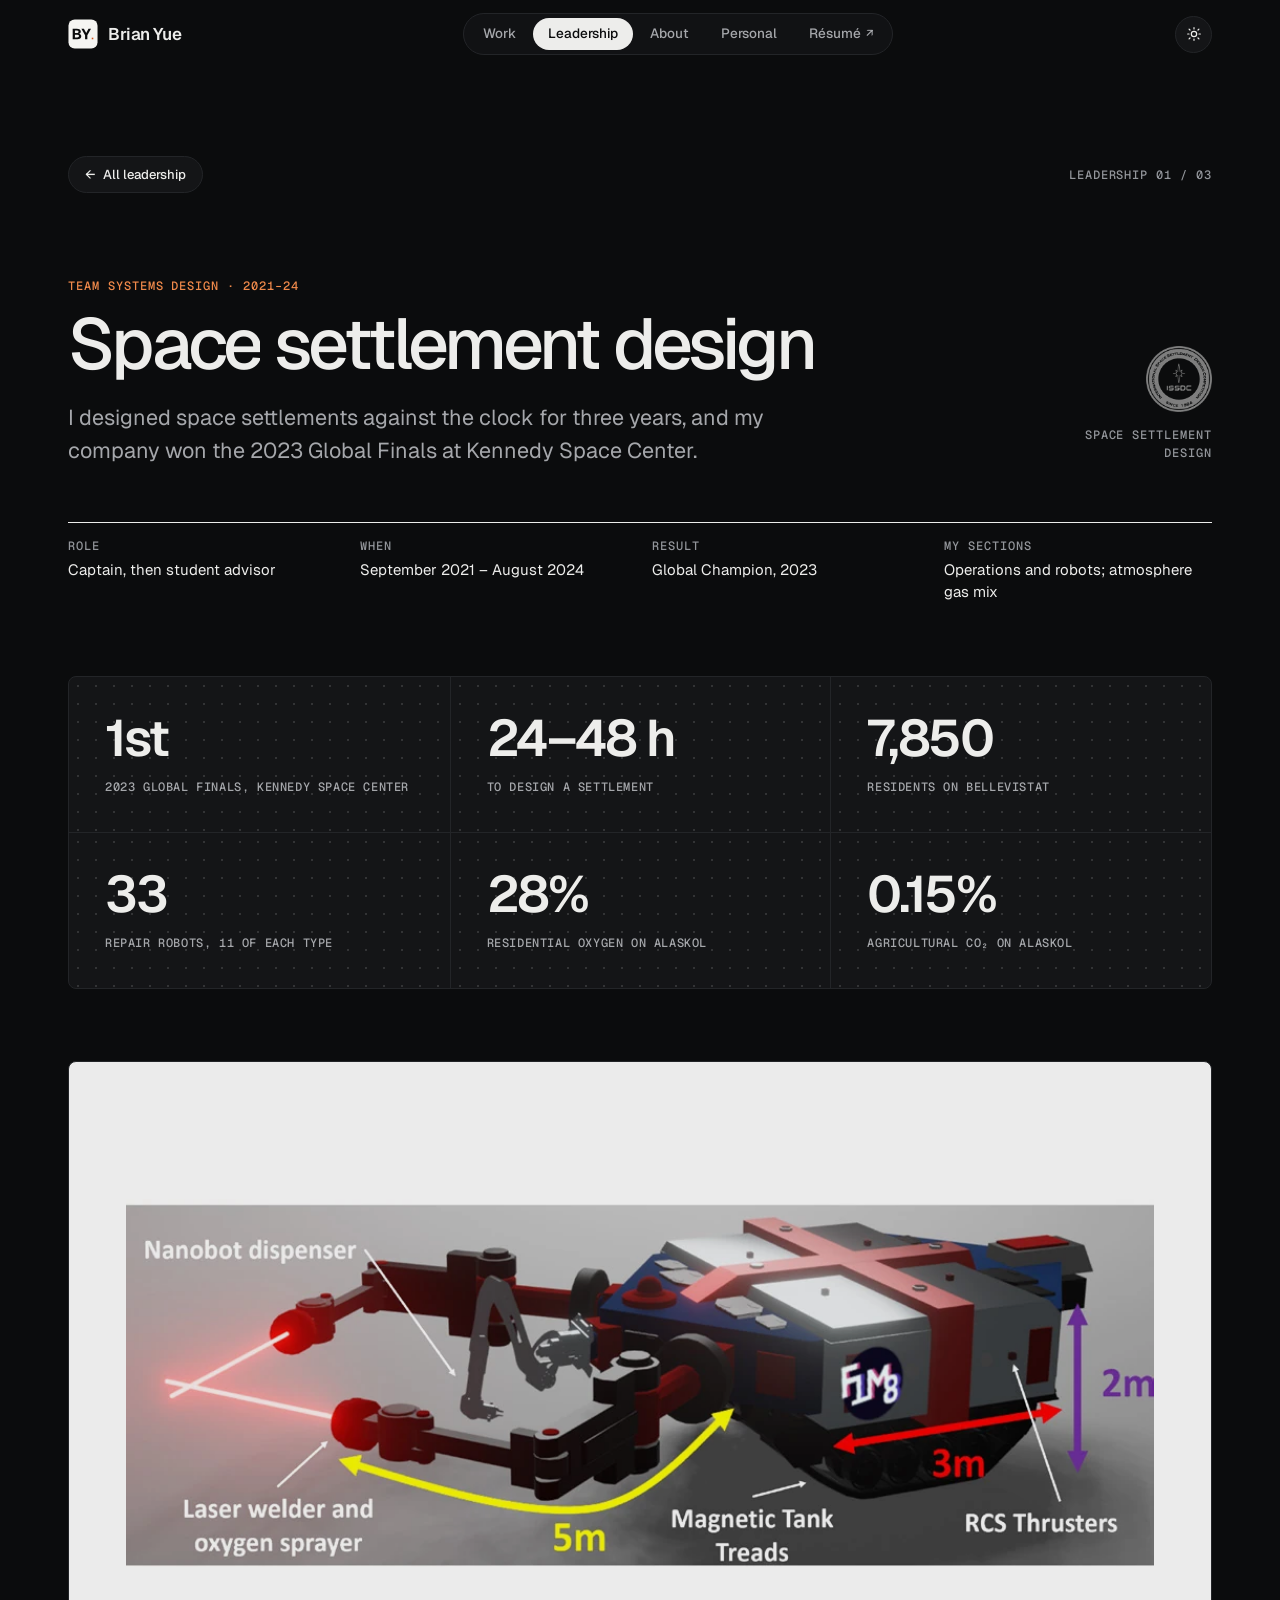
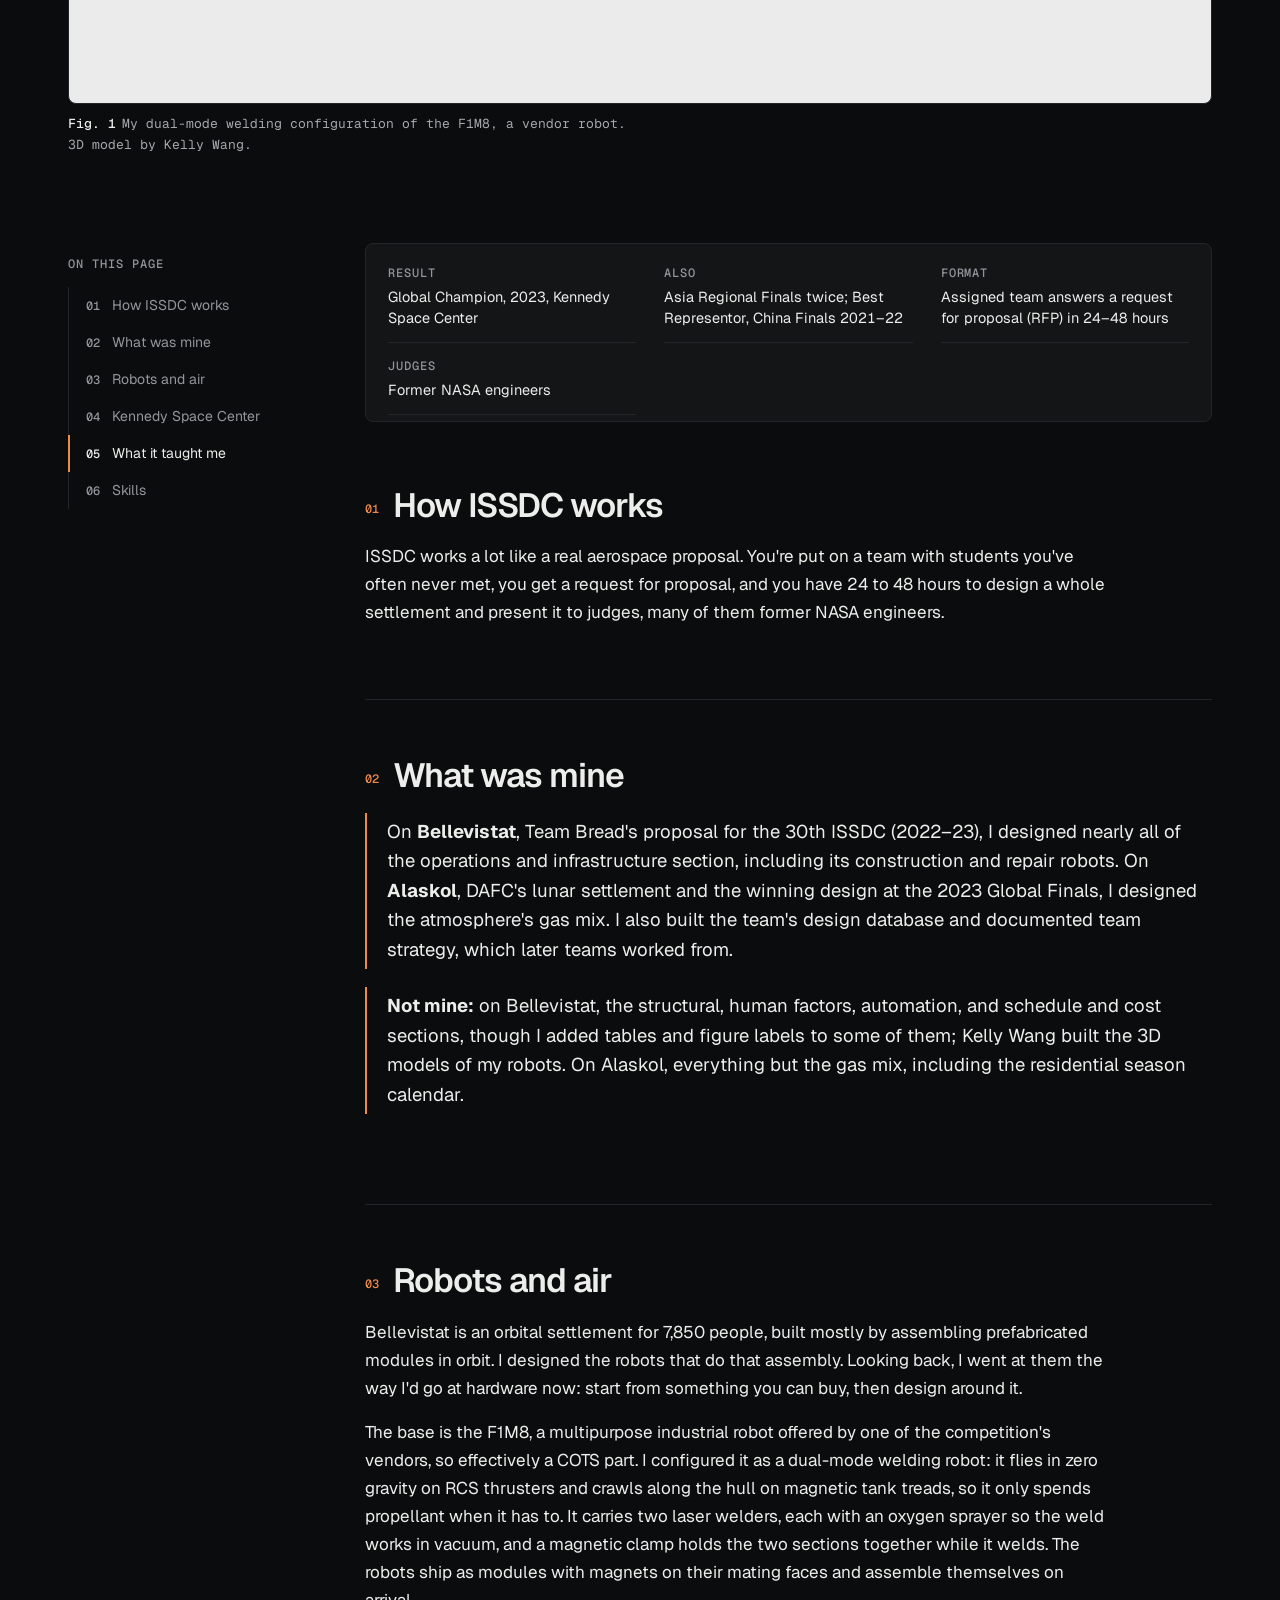
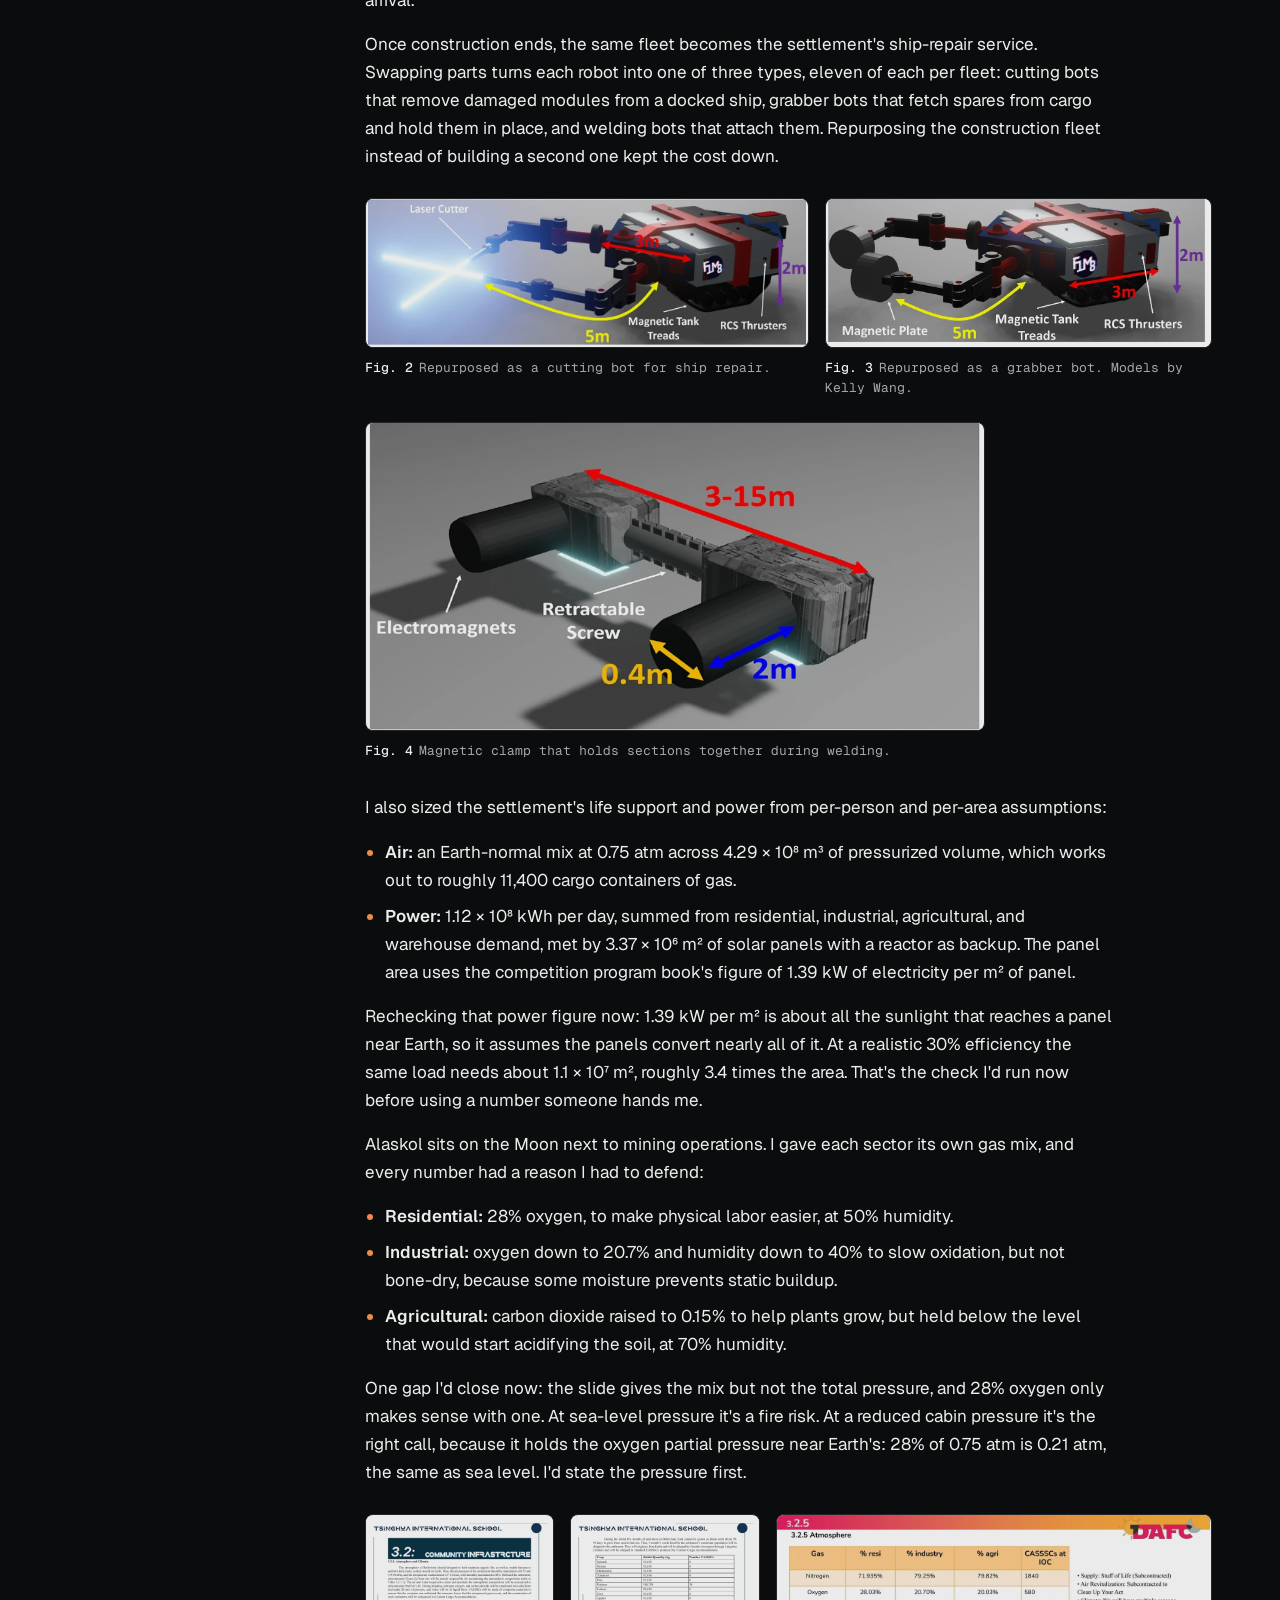
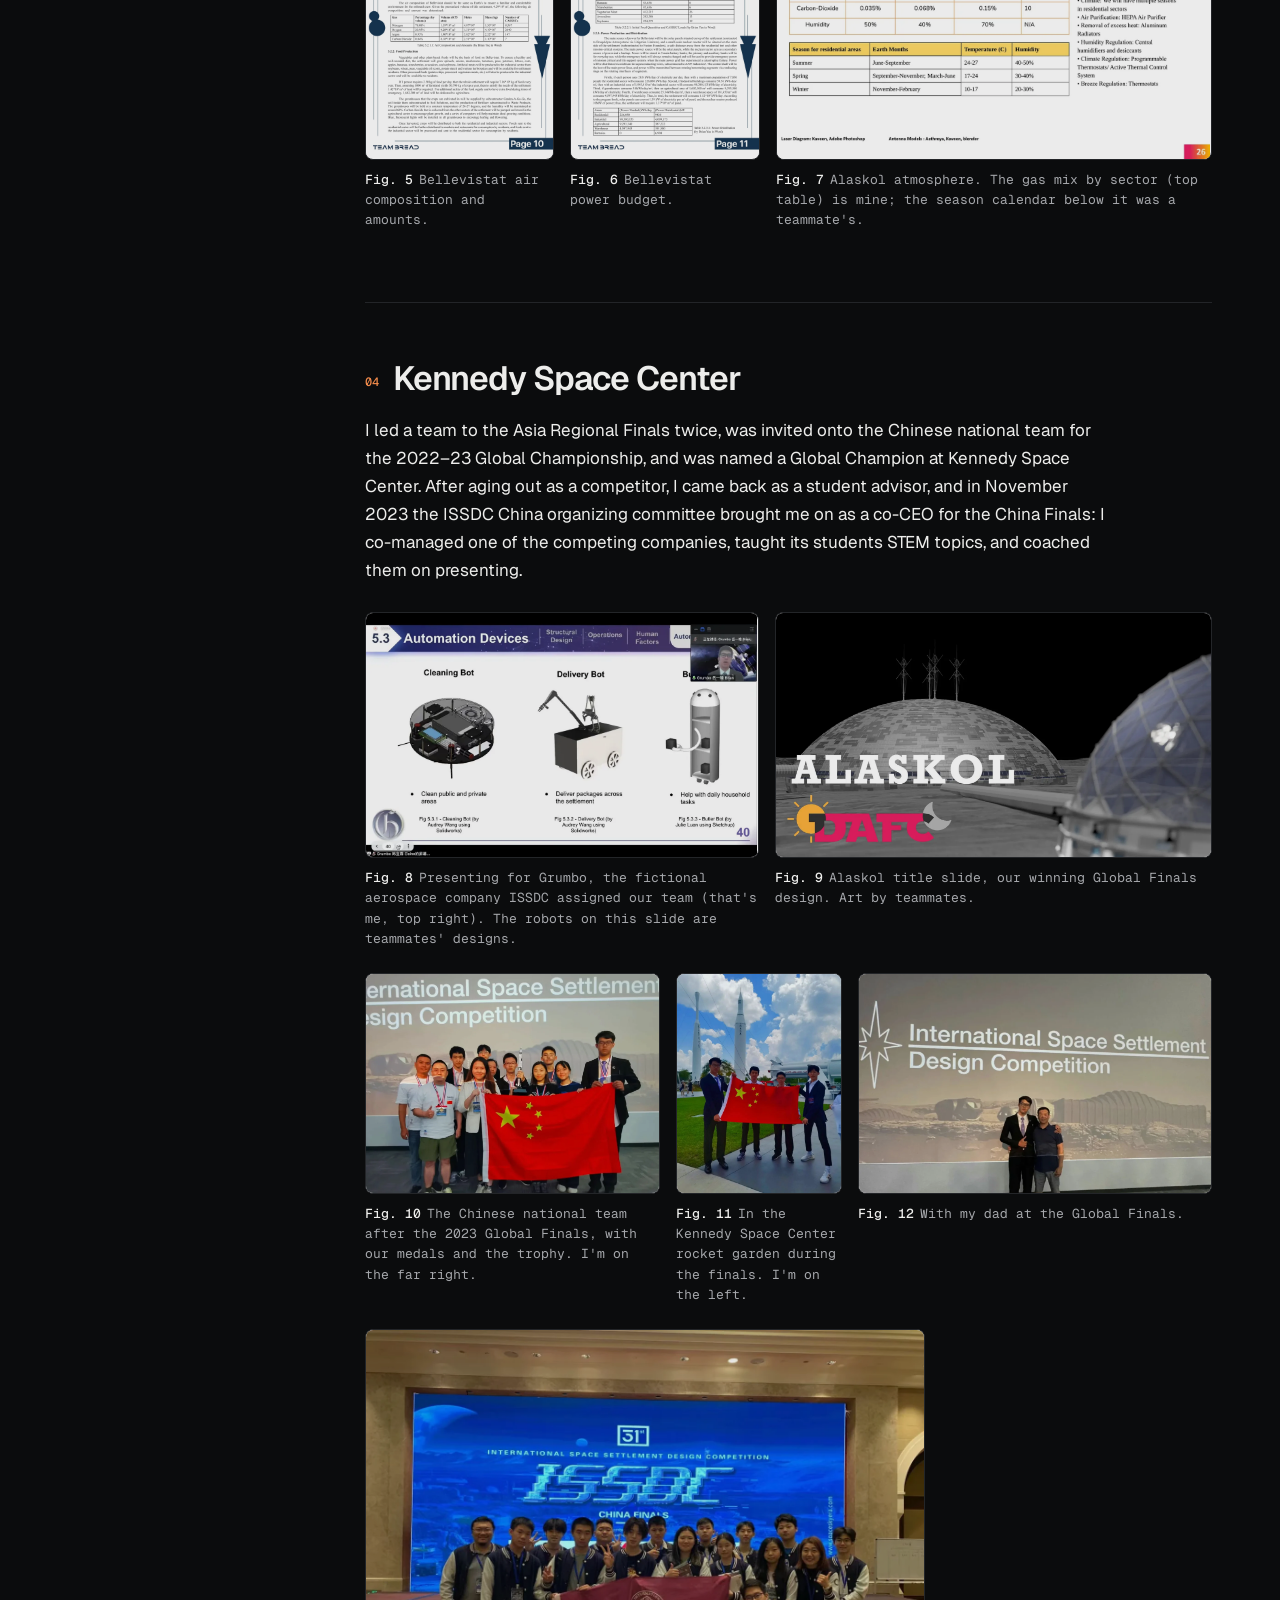
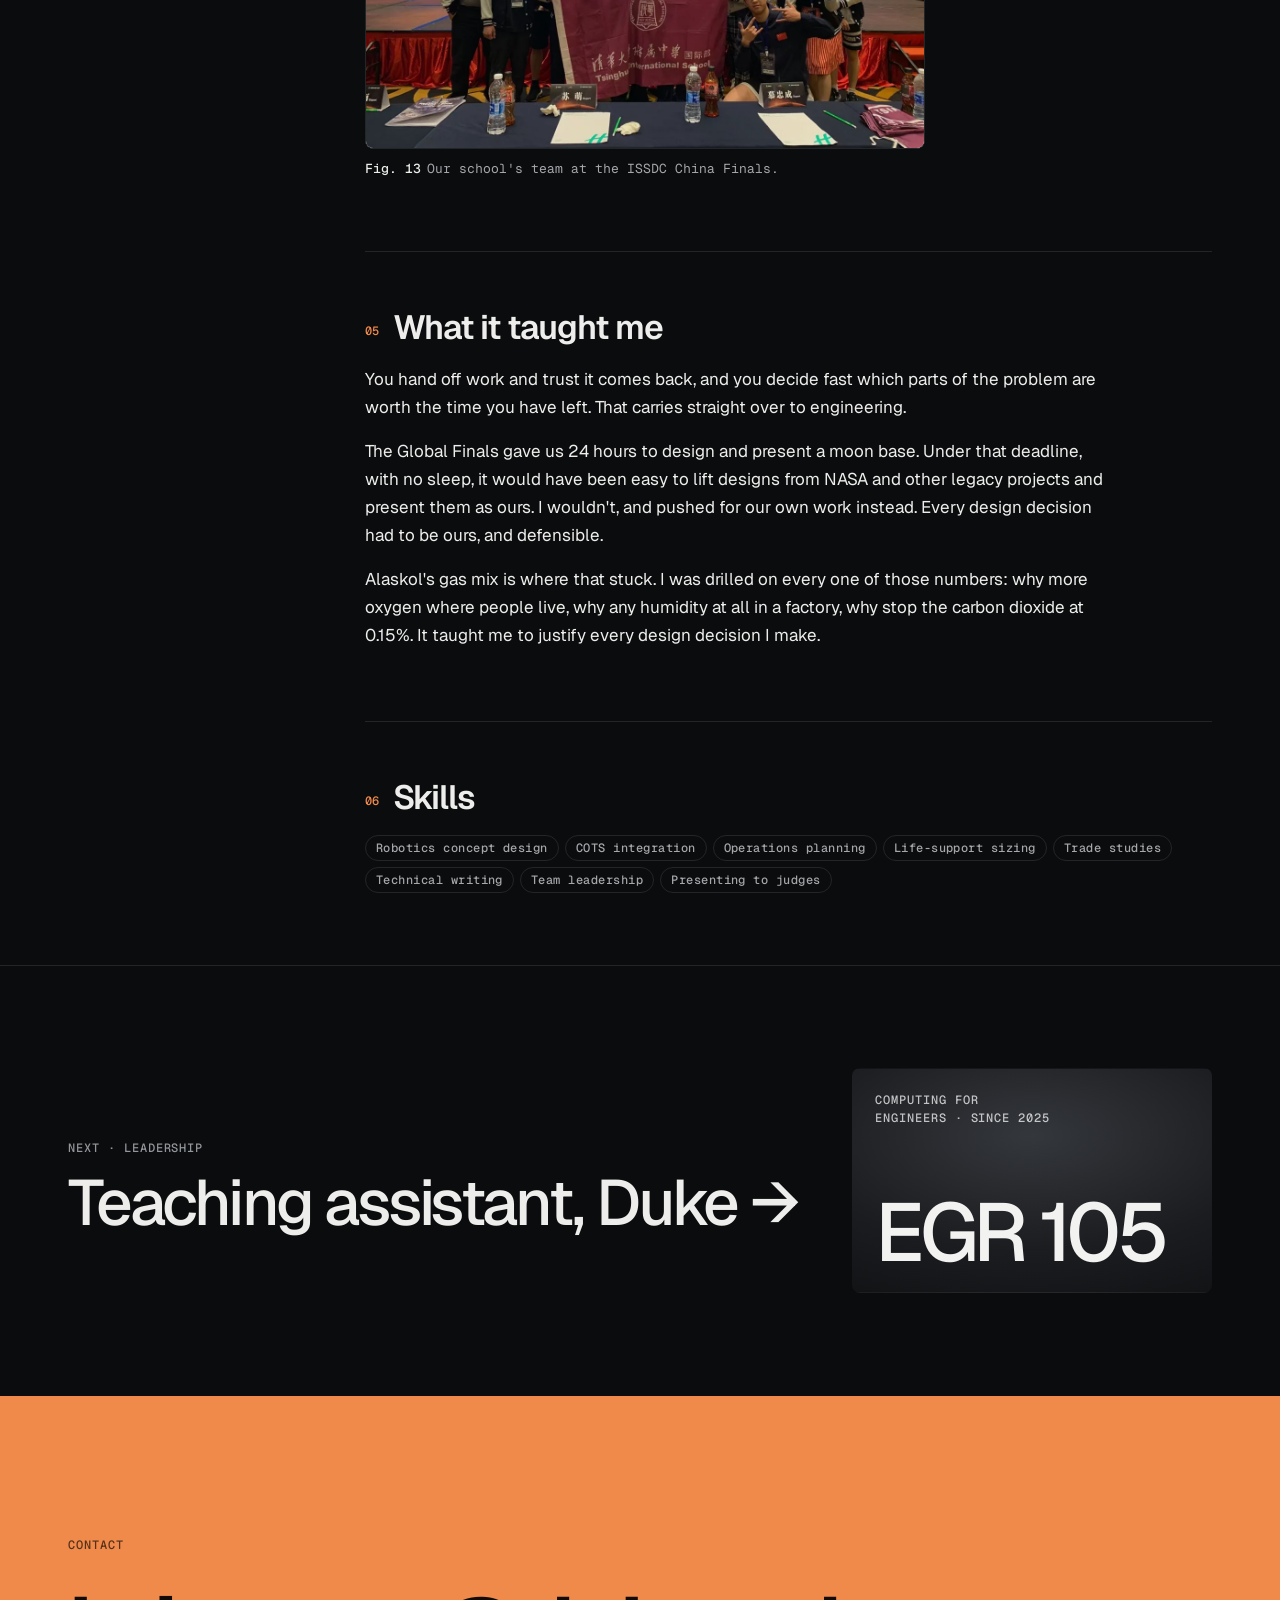
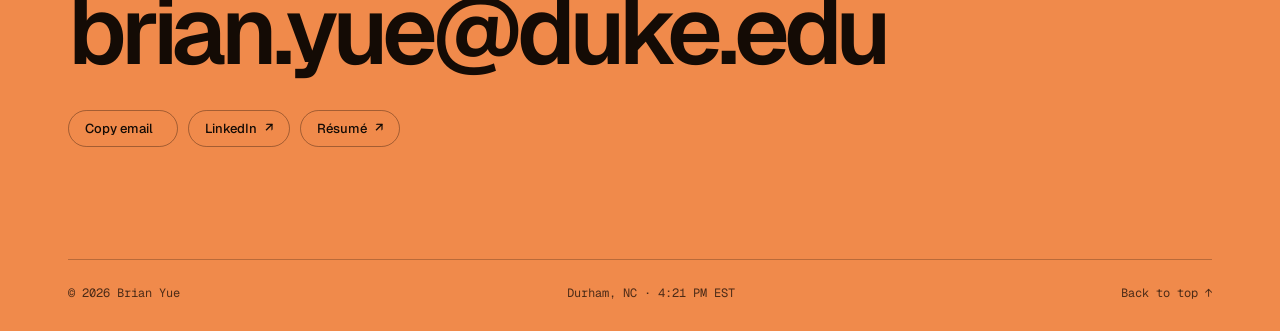
<file: leadership/issdc.html>
<!doctype html>
<html lang="en" data-theme="dark">
<head>
<meta charset="utf-8">
<meta name="viewport" content="width=device-width, initial-scale=1, viewport-fit=cover">
<title>ISSDC captain, then advisor · Brian Yue</title>
<meta name="description" content="I designed space settlements against the clock for three years, and my company won the 2023 Global Finals at Kennedy Space Center.">
<meta name="author" content="Brian Yue">
<meta name="color-scheme" content="light dark">
<meta name="theme-color" content="#0b0c0d">
<meta property="og:title" content="ISSDC captain, then advisor · Brian Yue">
<meta property="og:description" content="I designed space settlements against the clock for three years, and my company won the 2023 Global Finals at Kennedy Space Center.">
<meta property="og:type" content="website">
<meta property="og:site_name" content="Brian Yue">
<meta property="og:image" content="https://brianyue.me/images/og/issdc.jpg">
<meta property="og:image:width" content="1200">
<meta property="og:image:height" content="630">
<meta property="og:image:alt" content="ISSDC captain, then advisor · Brian Yue">
<meta name="twitter:card" content="summary_large_image">
<link rel="canonical" href="https://brianyue.me/leadership/issdc">
<meta property="og:url" content="https://brianyue.me/leadership/issdc">
<script type="application/ld+json">{"@context": "https://schema.org", "@graph": [{"@type": "BreadcrumbList", "itemListElement": [{"@type": "ListItem", "position": 1, "name": "Brian Yue", "item": "https://brianyue.me/"}, {"@type": "ListItem", "position": 2, "name": "Leadership", "item": "https://brianyue.me/#leadership"}, {"@type": "ListItem", "position": 3, "name": "ISSDC captain, then advisor", "item": "https://brianyue.me/leadership/issdc"}]}, {"@type": "Article", "@id": "https://brianyue.me/leadership/issdc#article", "headline": "Space settlement design", "description": "I designed space settlements against the clock for three years, and my company won the 2023 Global Finals at Kennedy Space Center.", "url": "https://brianyue.me/leadership/issdc", "mainEntityOfPage": "https://brianyue.me/leadership/issdc", "author": {"@id": "https://brianyue.me/#brian"}, "keywords": ["Captain", "Global Champion", "Robotics"], "image": "https://brianyue.me/images/card-issdc.webp"}, {"@type": "Person", "@id": "https://brianyue.me/#brian", "name": "Brian Yue", "url": "https://brianyue.me/"}]}</script>
<link rel="icon" href="../favicon.svg" type="image/svg+xml">
<link rel="icon" href="../favicon.ico" sizes="48x48">
<link rel="apple-touch-icon" href="../apple-touch-icon.png">
<link rel="preconnect" href="https://fonts.googleapis.com">
<link rel="preconnect" href="https://fonts.gstatic.com" crossorigin>
<link rel="stylesheet" href="https://fonts.googleapis.com/css2?family=Geist:ital,wght@0,400;0,500;0,600;0,700;1,600..700&family=Geist+Mono:wght@400;500;600&display=swap">
<link rel="stylesheet" href="../assets/site.css">
<script>document.documentElement.classList.add('js');try{var th=localStorage.getItem('by-theme');if(th==='light'||th==='dark')document.documentElement.setAttribute('data-theme',th);}catch(e){}try{var q=location.search;if(/[?&]present=0/.test(q))sessionStorage.removeItem('by-present');else if(/[?&]present/.test(q))sessionStorage.setItem('by-present','1');if(sessionStorage.getItem('by-present')==='1'){document.documentElement.classList.add('present');document.documentElement.setAttribute('data-theme','light');}}catch(e){}window.addEventListener('error',function(e){var t=e.target;if(t&&t.tagName==='IMG'&&t.hasAttribute('data-logo')){t.remove();return;}if(!t||t.tagName!=='IMG'||!t.hasAttribute('data-dropin'))return;if(t.hasAttribute('data-optional')){var f=t.closest('figure');if(f){f.hidden=true;var r=f.closest('.figs');if(r&&!r.querySelector('figure:not([hidden])'))r.hidden=true;}return;}var b=t.closest('.frame,.media,.portrait');if(b){b.classList.add('is-missing');b.setAttribute('data-file',t.getAttribute('data-dropin'));}var a=t.closest('a[data-lightbox]');if(a){a.removeAttribute('href');a.removeAttribute('data-lightbox');}},true);</script>
</head>
<body data-base="../">
<a class="skip" href="#main">Skip to content</a>
<div class="progress" aria-hidden="true"></div>
<header class="site-header">
  <div class="wrap bar">
    <a class="brand" href="../index.html" aria-label="Brian Yue, home"><svg class="mark" viewBox="0 0 512 512" aria-hidden="true" focusable="false"><rect class="m-bg" x="8" y="8" width="496" height="496" rx="106"/><path class="m-fg" d="M79.9 346V166H150Q183.5 166 201.2 177.7Q218.9 189.5 218.9 214.9Q218.9 226.1 214.4 234.3Q209.8 242.6 201.1 247.4Q192.3 252.2 179.8 253.1L179.7 252.8Q202.5 254.2 214.5 265.7Q226.5 277.2 226.5 296.4Q226.5 321.5 208.9 333.7Q191.2 346 158.6 346ZM118.5 314.7H156.7Q170.6 314.7 179.1 309Q187.6 303.3 187.6 291.8Q187.6 280.3 179.2 274.4Q170.8 268.5 156.7 268.5H118.5ZM118.5 240.5H148.8Q163.1 240.5 171.5 235Q180 229.5 180 218.9Q180 207.8 171.8 202.6Q163.6 197.3 148.8 197.3H118.5ZM291.3 346V276.1L228.7 166H271.3L310.7 238.6L349.8 166H392.4L330 276.1V346Z"/><rect class="m-dot" x="405.1" y="319" width="27" height="27"/></svg><span class="wm">Brian Yue</span></a>
    <nav class="navpill" aria-label="Primary"><a href="../index.html#work">Work</a><a href="../index.html#leadership" aria-current="page">Leadership</a><a href="../about.html">About</a><a href="../personal.html" data-nav="personal">Personal</a><a href="../Brian-Yue-Resume.pdf" target="_blank" rel="noopener">Résumé <span class="ext" aria-hidden="true">↗</span></a></nav>
    <div class="bar-right">
      <button class="pill theme-btn" type="button" aria-label="Switch to light theme" title="Switch to light theme"><svg class="i-sun" viewBox="0 0 24 24" fill="none" stroke="currentColor" stroke-width="1.8" stroke-linecap="round" aria-hidden="true"><circle cx="12" cy="12" r="4"/><path d="M12 2.5v2M12 19.5v2M4.6 4.6 6 6M18 18l1.4 1.4M2.5 12h2M19.5 12h2M4.6 19.4 6 18M18 6l1.4-1.4"/></svg><svg class="i-moon" viewBox="0 0 24 24" fill="none" stroke="currentColor" stroke-width="1.8" stroke-linejoin="round" aria-hidden="true"><path d="M20 14.5A8 8 0 1 1 9.5 4a6.5 6.5 0 0 0 10.5 10.5z"/></svg></button>
      <button class="pill menu-btn" type="button" aria-expanded="false" aria-controls="menu"><span>Menu</span></button>
    </div>
  </div>
</header>
<div class="menu" id="menu" inert>
  <nav aria-label="Menu"><a href="../index.html">Home <span>00</span></a><a href="../index.html#work">Work <span>01</span></a><a href="../index.html#leadership" aria-current="page">Leadership <span>02</span></a><a href="../about.html">About <span>03</span></a><a href="../personal.html" data-nav="personal">Personal <span>04</span></a><a href="../Brian-Yue-Resume.pdf" target="_blank" rel="noopener">Résumé <span>PDF</span></a></nav>
  <a class="label menu-mail" href="mailto:brian.yue@duke.edu">brian.yue@duke.edu</a>
</div>

<main id="main">

<section class="p-hero">
  <div class="wrap">
    <div class="crumbs fade-in" style="--d:.05s">
      <a class="pill" href="../index.html#leadership"><span class="arrow">←</span> All leadership</a>
      <span class="label">Leadership 01 / 03</span>
    </div>
    <div class="p-head">
      <div>
        <p class="label accent fade-in" style="--d:.1s">Team systems design · 2021–24</p>
        <h1 class="split">Space settlement design</h1>
        <p class="p-lede fade-in" style="--d:.55s">I designed space settlements against the clock for three years, and my company won the 2023 Global Finals at Kennedy Space Center.</p>
      </div>
      <aside class="p-org fade-in" style="--d:.35s"><span class="p-org-logo" role="img" aria-label="International Space Settlement Design Competition" style="--w:66px;--h:66px;--ar:1.000;-webkit-mask-image:url(../images/d/logo-issdc-192.webp);mask-image:url(../images/d/logo-issdc-192.webp)"></span><span class="label">Space settlement design</span></aside>
    </div>
    <dl class="meta-grid fade-in" style="--d:.7s"><div><dt>Role</dt><dd>Captain, then student advisor</dd></div><div><dt>When</dt><dd>September 2021 – August 2024</dd></div><div><dt>Result</dt><dd>Global Champion, 2023</dd></div><div><dt>My sections</dt><dd>Operations and robots; atmosphere gas mix</dd></div></dl>
  </div>
</section>

<div class="wrap">
  <div class="stats nums" data-reveal><div><div class="big">1st</div><div class="cap">2023 Global Finals, Kennedy Space Center</div></div><div><div class="big">24–48 h</div><div class="cap">to design a settlement</div></div><div><div class="big">7,850</div><div class="cap">residents on Bellevistat</div></div><div><div class="big">33</div><div class="cap">repair robots, 11 of each type</div></div><div><div class="big">28%</div><div class="cap">residential oxygen on Alaskol</div></div><div><div class="big">0.15%</div><div class="cap">agricultural CO₂ on Alaskol</div></div></div>
  <figure class="p-lead" data-reveal><div class="frame contain pad"><a href="../images/issdc-robot-welder.webp" data-lightbox="issdc"><img src="../images/issdc-robot-welder.webp" width="980" height="351" fetchpriority="high" alt="Rendering of a boxy robot on magnetic tank treads with RCS thrusters and two articulated arms ending in a laser welder with an oxygen sprayer and a nanobot dispenser; dimension arrows show 2 m, 3 m and 5 m."></a></div><figcaption><b>Fig. 1</b>My dual-mode welding configuration of the F1M8, a vendor robot. 3D model by Kelly Wang.</figcaption></figure>
  <div class="p-body">
    <aside class="toc" aria-label="On this page"><p class="label">On this page</p><ol><li><a href="#challenge"><span>01</span>How ISSDC works</a></li><li><a href="#contribution"><span>02</span>What was mine</a></li><li><a href="#process"><span>03</span>Robots and air</a></li><li><a href="#outcome"><span>04</span>Kennedy Space Center</a></li><li><a href="#reflection"><span>05</span>What it taught me</a></li><li><a href="#skills"><span>06</span>Skills</a></li></ol></aside>
    <div>
      <div class="glance" data-reveal><dl><div><dt>Result</dt><dd>Global Champion, 2023, Kennedy Space Center</dd></div><div><dt>Also</dt><dd>Asia Regional Finals twice; Best Representor, China Finals 2021–22</dd></div><div><dt>Format</dt><dd>Assigned team answers a request for proposal (RFP) in 24–48 hours</dd></div><div><dt>Judges</dt><dd>Former NASA engineers</dd></div></dl></div>
      <section class="p-sec" id="challenge" data-reveal>
        <h2><span class="n">01</span>How ISSDC works</h2>
        <div class="prose"><p>ISSDC works a lot like a real aerospace proposal. You're put on a team with students you've often never met, you get a request for proposal, and you have 24 to 48 hours to design a whole settlement and present it to judges, many of them former NASA engineers.</p></div>
      </section>
      <section class="p-sec" id="contribution" data-reveal>
        <h2><span class="n">02</span>What was mine</h2>
        <p class="contrib">On <strong>Bellevistat</strong>, Team Bread's proposal for the 30th ISSDC (2022–23), I designed nearly all of the operations and infrastructure section, including its construction and repair robots. On <strong>Alaskol</strong>, DAFC's lunar settlement and the winning design at the 2023 Global Finals, I designed the atmosphere's gas mix. I also built the team's design database and documented team strategy, which later teams worked from.</p>
<p class="contrib"><strong>Not mine:</strong> on Bellevistat, the structural, human factors, automation, and schedule and cost sections, though I added tables and figure labels to some of them; Kelly Wang built the 3D models of my robots. On Alaskol, everything but the gas mix, including the residential season calendar.</p>
      </section>
      <section class="p-sec" id="process" data-reveal>
        <h2><span class="n">03</span>Robots and air</h2>
        <div class="prose"><p>Bellevistat is an orbital settlement for 7,850 people, built mostly by assembling prefabricated modules in orbit. I designed the robots that do that assembly. Looking back, I went at them the way I'd go at hardware now: start from something you can buy, then design around it.</p>
<p>The base is the F1M8, a multipurpose industrial robot offered by one of the competition's vendors, so effectively a COTS part. I configured it as a dual-mode welding robot: it flies in zero gravity on RCS thrusters and crawls along the hull on magnetic tank treads, so it only spends propellant when it has to. It carries two laser welders, each with an oxygen sprayer so the weld works in vacuum, and a magnetic clamp holds the two sections together while it welds. The robots ship as modules with magnets on their mating faces and assemble themselves on arrival.</p>
<p>Once construction ends, the same fleet becomes the settlement's ship-repair service. Swapping parts turns each robot into one of three types, eleven of each per fleet: cutting bots that remove damaged modules from a docked ship, grabber bots that fetch spares from cargo and hold them in place, and welding bots that attach them. Repurposing the construction fleet instead of building a second one kept the cost down.</p></div>
<div class="figs"><div class="row" data-reveal><figure style="--ar: 2.967"><div class="frame contain"><a href="../images/issdc-robot-cutter.webp" data-lightbox="issdc"><img src="../images/d/issdc-robot-cutter-1152.webp" width="1273" height="429" loading="lazy" alt="The same robot fitted with a laser cutter on its arms."></a></div><figcaption><b>Fig. 2</b>Repurposed as a cutting bot for ship repair.</figcaption></figure><figure style="--ar: 2.581"><div class="frame contain"><a href="../images/issdc-robot-grabber.webp" data-lightbox="issdc"><img src="../images/d/issdc-robot-grabber-1097.webp" width="1097" height="425" loading="lazy" alt="The same robot fitted with magnetic plates on its arms."></a></div><figcaption><b>Fig. 3</b>Repurposed as a grabber bot. Models by Kelly Wang.</figcaption></figure></div>
<div class="row" data-reveal style="max-width: 620px"><figure style="--ar: 2.007"><div class="frame contain"><a href="../images/issdc-robot-clamp.webp" data-lightbox="issdc"><img src="../images/issdc-robot-clamp.webp" width="885" height="441" loading="lazy" alt="Rendering of a magnetic clamp: two electromagnets joined by a retractable screw that extends from 3 to 15 m."></a></div><figcaption><b>Fig. 4</b>Magnetic clamp that holds sections together during welding.</figcaption></figure></div></div>
<div class="prose" style="margin-top:32px"><p>I also sized the settlement's life support and power from per-person and per-area assumptions:</p>
<ul>
  <li><strong>Air:</strong> an Earth-normal mix at 0.75 atm across 4.29 × 10⁸ m³ of pressurized volume, which works out to roughly 11,400 cargo containers of gas.</li>
  <li><strong>Power:</strong> 1.12 × 10⁸ kWh per day, summed from residential, industrial, agricultural, and warehouse demand, met by 3.37 × 10⁶ m² of solar panels with a reactor as backup. The panel area uses the competition program book's figure of 1.39 kW of electricity per m² of panel.</li>
</ul>
<p>Rechecking that power figure now: 1.39 kW per m² is about all the sunlight that reaches a panel near Earth, so it assumes the panels convert nearly all of it. At a realistic 30% efficiency the same load needs about 1.1 × 10⁷ m², roughly 3.4 times the area. That's the check I'd run now before using a number someone hands me.</p>
<p>Alaskol sits on the Moon next to mining operations. I gave each sector its own gas mix, and every number had a reason I had to defend:</p>
<ul>
  <li><strong>Residential:</strong> 28% oxygen, to make physical labor easier, at 50% humidity.</li>
  <li><strong>Industrial:</strong> oxygen down to 20.7% and humidity down to 40% to slow oxidation, but not bone-dry, because some moisture prevents static buildup.</li>
  <li><strong>Agricultural:</strong> carbon dioxide raised to 0.15% to help plants grow, but held below the level that would start acidifying the soil, at 70% humidity.</li>
</ul>
<p>One gap I'd close now: the slide gives the mix but not the total pressure, and 28% oxygen only makes sense with one. At sea-level pressure it's a fire risk. At a reduced cabin pressure it's the right call, because it holds the oxygen partial pressure near Earth's: 28% of 0.75 atm is 0.21 atm, the same as sea level. I'd state the pressure first.</p></div>
<div class="figs"><div class="row" data-reveal><figure style="--ar: 0.772"><div class="frame contain"><a href="../images/issdc-bread-atmosphere.webp" data-lightbox="issdc"><img src="../images/issdc-bread-atmosphere.webp" width="1100" height="1424" loading="lazy" alt="Proposal page on community infrastructure with an air composition table and food production text."></a></div><figcaption><b>Fig. 5</b>Bellevistat air composition and amounts.</figcaption></figure><figure style="--ar: 0.772"><div class="frame contain"><a href="../images/issdc-bread-power.webp" data-lightbox="issdc"><img src="../images/issdc-bread-power.webp" width="1100" height="1424" loading="lazy" alt="Proposal page with initial food quantity and power distribution tables."></a></div><figcaption><b>Fig. 6</b>Bellevistat power budget.</figcaption></figure><figure style="--ar: 1.778"><div class="frame contain"><a href="../images/issdc-alaskol-atmosphere.webp" data-lightbox="issdc"><img src="../images/d/issdc-alaskol-atmosphere-1152.webp" width="1600" height="900" loading="lazy" alt="Proposal slide titled Atmosphere: a table of nitrogen, oxygen, carbon dioxide, and humidity for residential, industrial, and agricultural sectors, and a table of residential seasons."></a></div><figcaption><b>Fig. 7</b>Alaskol atmosphere. The gas mix by sector (top table) is mine; the season calendar below it was a teammate&#39;s.</figcaption></figure></div></div>
      </section>
      <section class="p-sec" id="outcome" data-reveal>
        <h2><span class="n">04</span>Kennedy Space Center</h2>
        <div class="prose"><p>I led a team to the Asia Regional Finals twice, was invited onto the Chinese national team for the 2022–23 Global Championship, and was named a Global Champion at Kennedy Space Center. After aging out as a competitor, I came back as a student advisor, and in November 2023 the ISSDC China organizing committee brought me on as a co-CEO for the China Finals: I co-managed one of the competing companies, taught its students STEM topics, and coached them on presenting.</p></div>
<div class="figs"><div class="row" data-reveal><figure style="--ar: 1.600"><div class="frame contain"><a href="../images/issdc-presenting.webp" data-lightbox="issdc"><img src="../images/d/issdc-presenting-1152.webp" width="1728" height="1080" loading="lazy" alt="A video-call screenshot of a slide titled 5.3 Automation Devices showing a cleaning bot, delivery bot, and butler bot, with Brian Yue speaking in a video tile at the top right."></a></div><figcaption><b>Fig. 8</b>Presenting for Grumbo, the fictional aerospace company ISSDC assigned our team (that's me, top right). The robots on this slide are teammates' designs.</figcaption></figure><figure style="--ar: 1.778"><div class="frame"><a href="../images/issdc-alaskol-cover.webp" data-lightbox="issdc"><img src="../images/issdc-alaskol-cover.webp" width="1600" height="900" loading="lazy" alt="Title slide: ALASKOL, with a domed lunar habitat and the DAFC logo."></a></div><figcaption><b>Fig. 9</b>Alaskol title slide, our winning Global Finals design. Art by teammates.</figcaption></figure></div><div class="row" data-reveal><figure style="--ar: 1.334"><div class="frame"><a href="../images/issdc-ksc-team.webp" data-lightbox="issdc"><img src="../images/d/issdc-ksc-team-1152.webp" width="1441" height="1080" loading="lazy" alt="The Chinese national team in front of the ISSDC screen at Kennedy Space Center, wearing medals, holding the trophy and a Chinese flag."></a></div><figcaption><b>Fig. 10</b>The Chinese national team after the 2023 Global Finals, with our medals and the trophy. I'm on the far right.</figcaption></figure><figure style="--ar: 0.750"><div class="frame"><a href="../images/issdc-rocket-garden.webp" data-lightbox="issdc"><img src="../images/issdc-rocket-garden.webp" width="1080" height="1440" loading="lazy" alt="Four students in suits holding a Chinese flag in the Kennedy Space Center rocket garden, with tall white rockets behind them."></a></div><figcaption><b>Fig. 11</b>In the Kennedy Space Center rocket garden during the finals. I'm on the left.</figcaption></figure><figure style="--ar: 1.598"><div class="frame"><a href="../images/issdc-with-dad.webp" data-lightbox="issdc"><img src="../images/d/issdc-with-dad-1152.webp" width="1600" height="1001" loading="lazy" alt="Brian Yue in a suit standing with his dad in front of the International Space Settlement Design Competition screen."></a></div><figcaption><b>Fig. 12</b>With my dad at the Global Finals.</figcaption></figure></div><div class="row" data-reveal style="max-width: 560px"><figure style="--ar: 1.333"><div class="frame"><a href="../images/issdc-china-finals.webp" data-lightbox="issdc"><img src="../images/d/issdc-china-finals-1216.webp" width="1440" height="1080" loading="lazy" alt="Tsinghua International School students in navy varsity jackets holding the school banner in front of the ISSDC China Finals screen."></a></div><figcaption><b>Fig. 13</b>Our school's team at the ISSDC China Finals.</figcaption></figure></div></div>
      </section>
      <section class="p-sec" id="reflection" data-reveal>
        <h2><span class="n">05</span>What it taught me</h2>
        <div class="prose"><p>You hand off work and trust it comes back, and you decide fast which parts of the problem are worth the time you have left. That carries straight over to engineering.</p>
<p>The Global Finals gave us 24 hours to design and present a moon base. Under that deadline, with no sleep, it would have been easy to lift designs from NASA and other legacy projects and present them as ours. I wouldn't, and pushed for our own work instead. Every design decision had to be ours, and defensible.</p>
<p>Alaskol's gas mix is where that stuck. I was drilled on every one of those numbers: why more oxygen where people live, why any humidity at all in a factory, why stop the carbon dioxide at 0.15%. It taught me to justify every design decision I make.</p></div>
      </section>
      <section class="p-sec" id="skills" data-reveal>
        <h2><span class="n">06</span>Skills</h2>
        <ul class="tags"><li>Robotics concept design</li><li>COTS integration</li><li>Operations planning</li><li>Life-support sizing</li><li>Trade studies</li><li>Technical writing</li><li>Team leadership</li><li>Presenting to judges</li></ul>
      </section>
    </div>
  </div>
</div>

<section class="next">
  <div class="wrap">
    <a href="../leadership/teaching.html">
      <div><p class="label">Next · Leadership</p><p class="t">Teaching assistant, Duke <span class="arrow">→</span></p></div>
      <div class="media type" aria-hidden="true"><span class="cap">Computing for Engineers · since 2025</span> <span class="big">EGR 105</span></div>
    </a>
  </div>
</section>
</main>

<footer class="site-footer" id="contact">
  <div class="wrap">
    <p class="label" data-reveal>Contact</p>
    <a class="contact-big" href="mailto:brian.yue@duke.edu" data-reveal>brian.yue@duke.edu</a>
    <div class="actions" data-reveal>
      <button class="pill" type="button" data-copy="brian.yue@duke.edu">Copy email <span class="hint"></span></button>
      <a class="pill" href="https://www.linkedin.com/in/brianyihanyue/" target="_blank" rel="noopener">LinkedIn <span class="arrow">↗</span></a>
      <a class="pill" href="../Brian-Yue-Resume.pdf" target="_blank" rel="noopener">Résumé <span class="arrow">↗</span></a>
    </div>
    <div class="foot-bar">
      <span>© 2026 Brian Yue</span>
      <span data-clock>Durham, NC</span>
      <a href="#main">Back to top ↑</a>
    </div>
  </div>
</footer>

<dialog class="lb" id="lightbox" aria-label="Image viewer">
  <div class="lb-inner"><img alt=""><p class="lb-cap"></p></div>
  <button class="lb-btn" type="button" data-close>Close</button>
  <button class="lb-btn lb-nav lb-prev" type="button" data-step="-1" aria-label="Previous image">‹</button>
  <button class="lb-btn lb-nav lb-next" type="button" data-step="1" aria-label="Next image">›</button>
</dialog>
<script src="../personal/categories.js"></script>
<script src="../personal/gallery.js"></script>
<script src="../assets/site.js"></script>
</body>
</html>
</file>
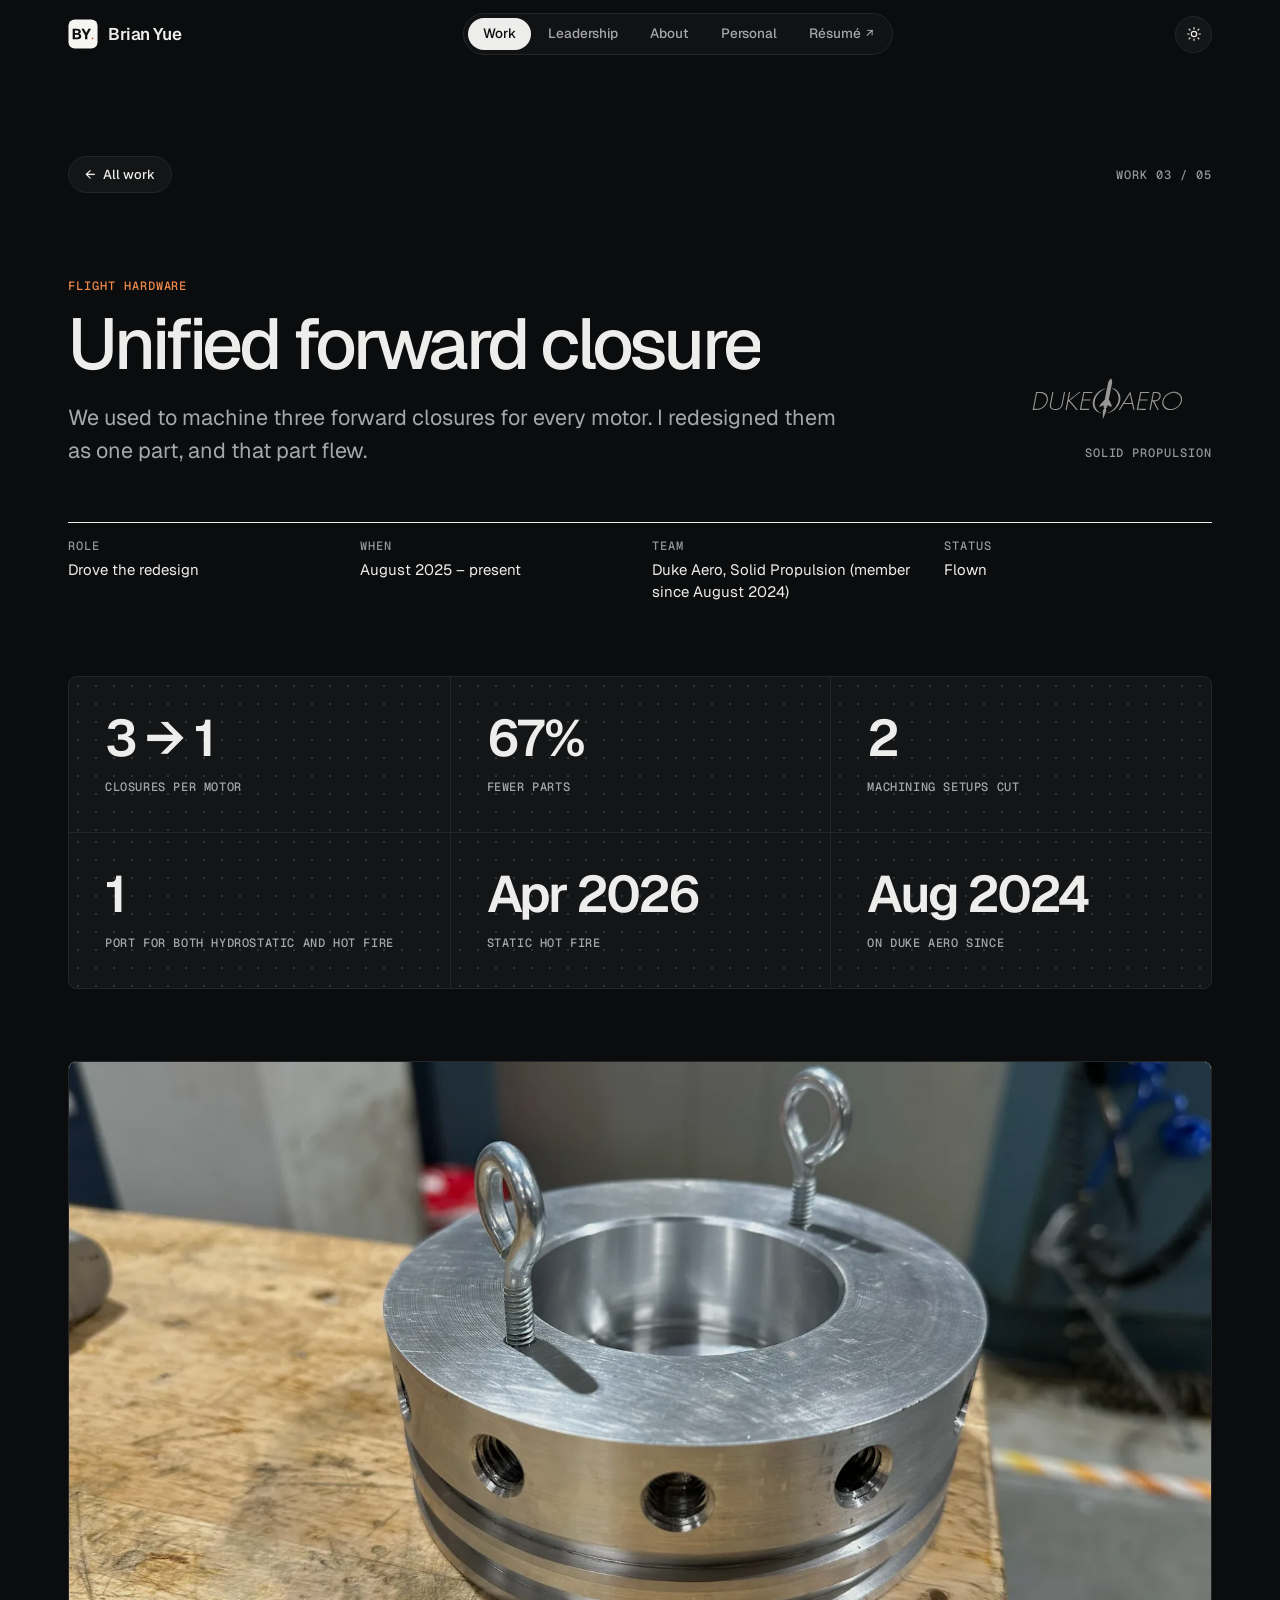
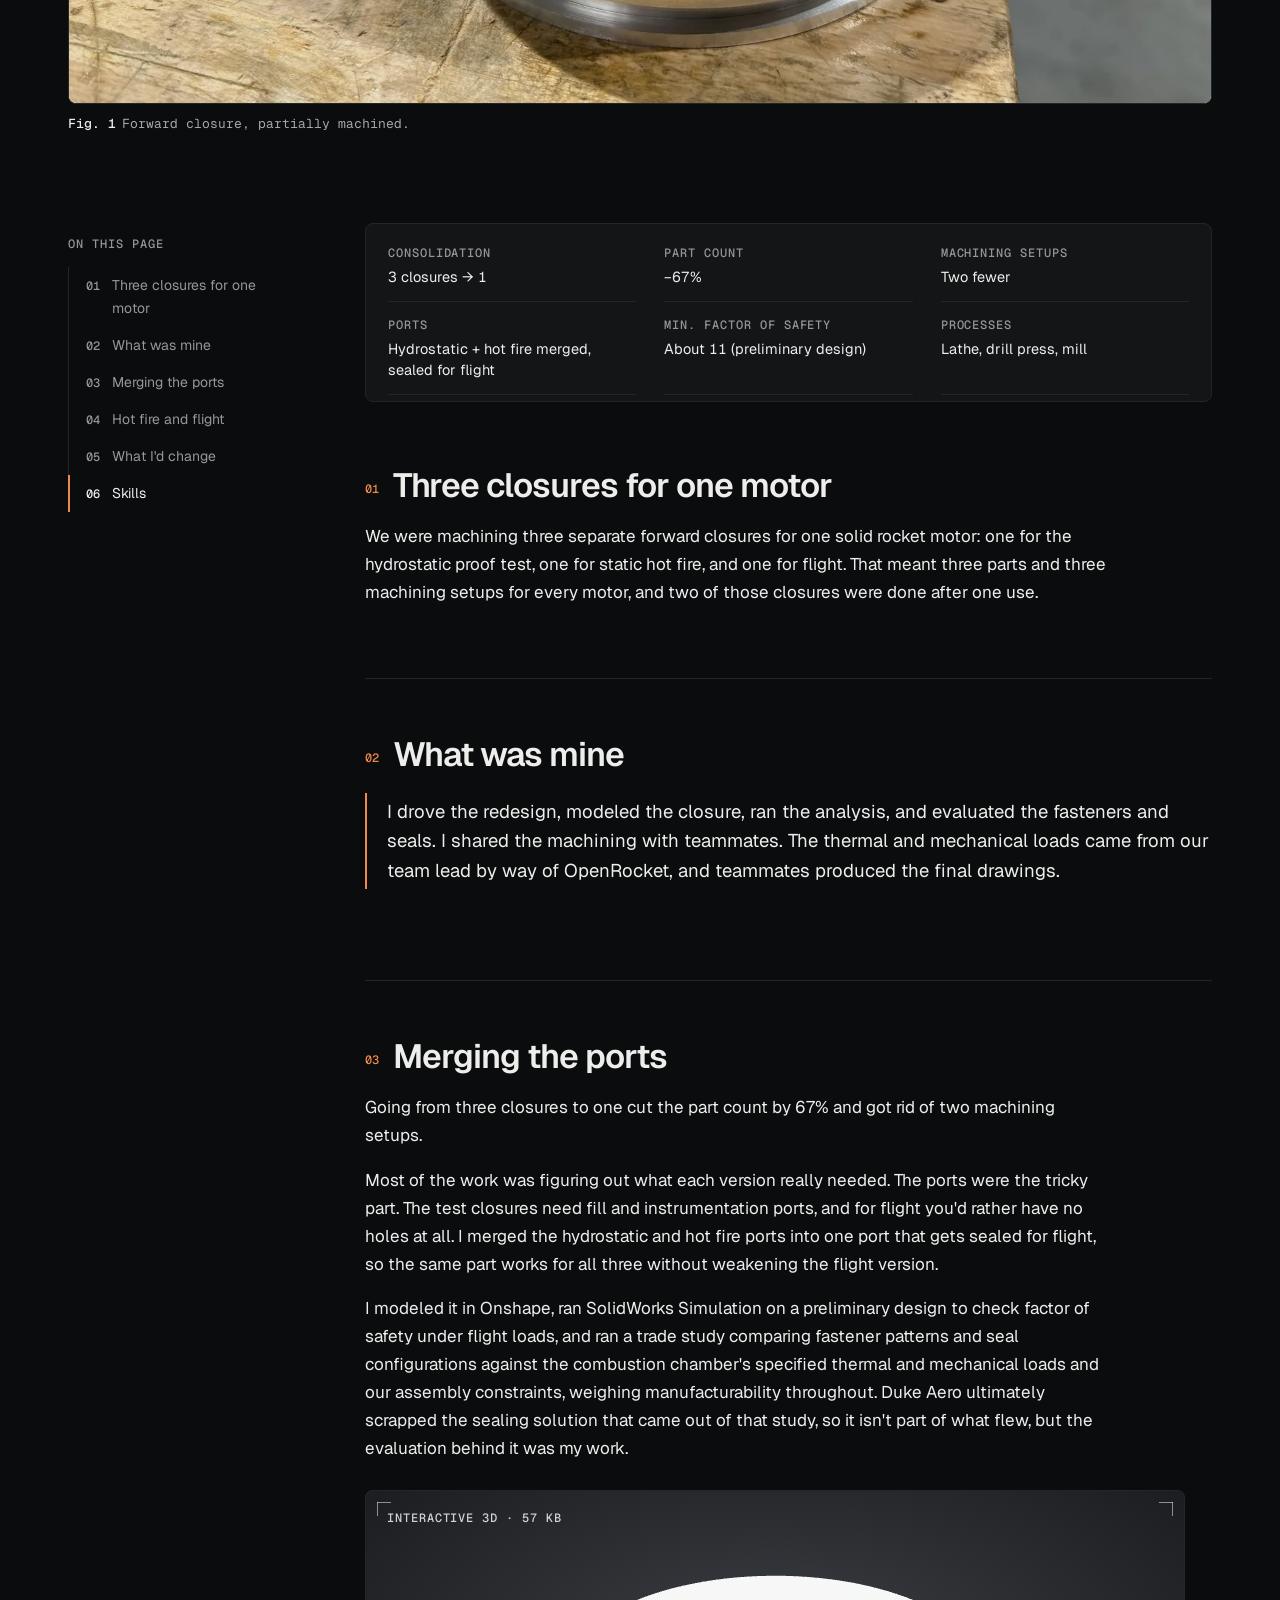
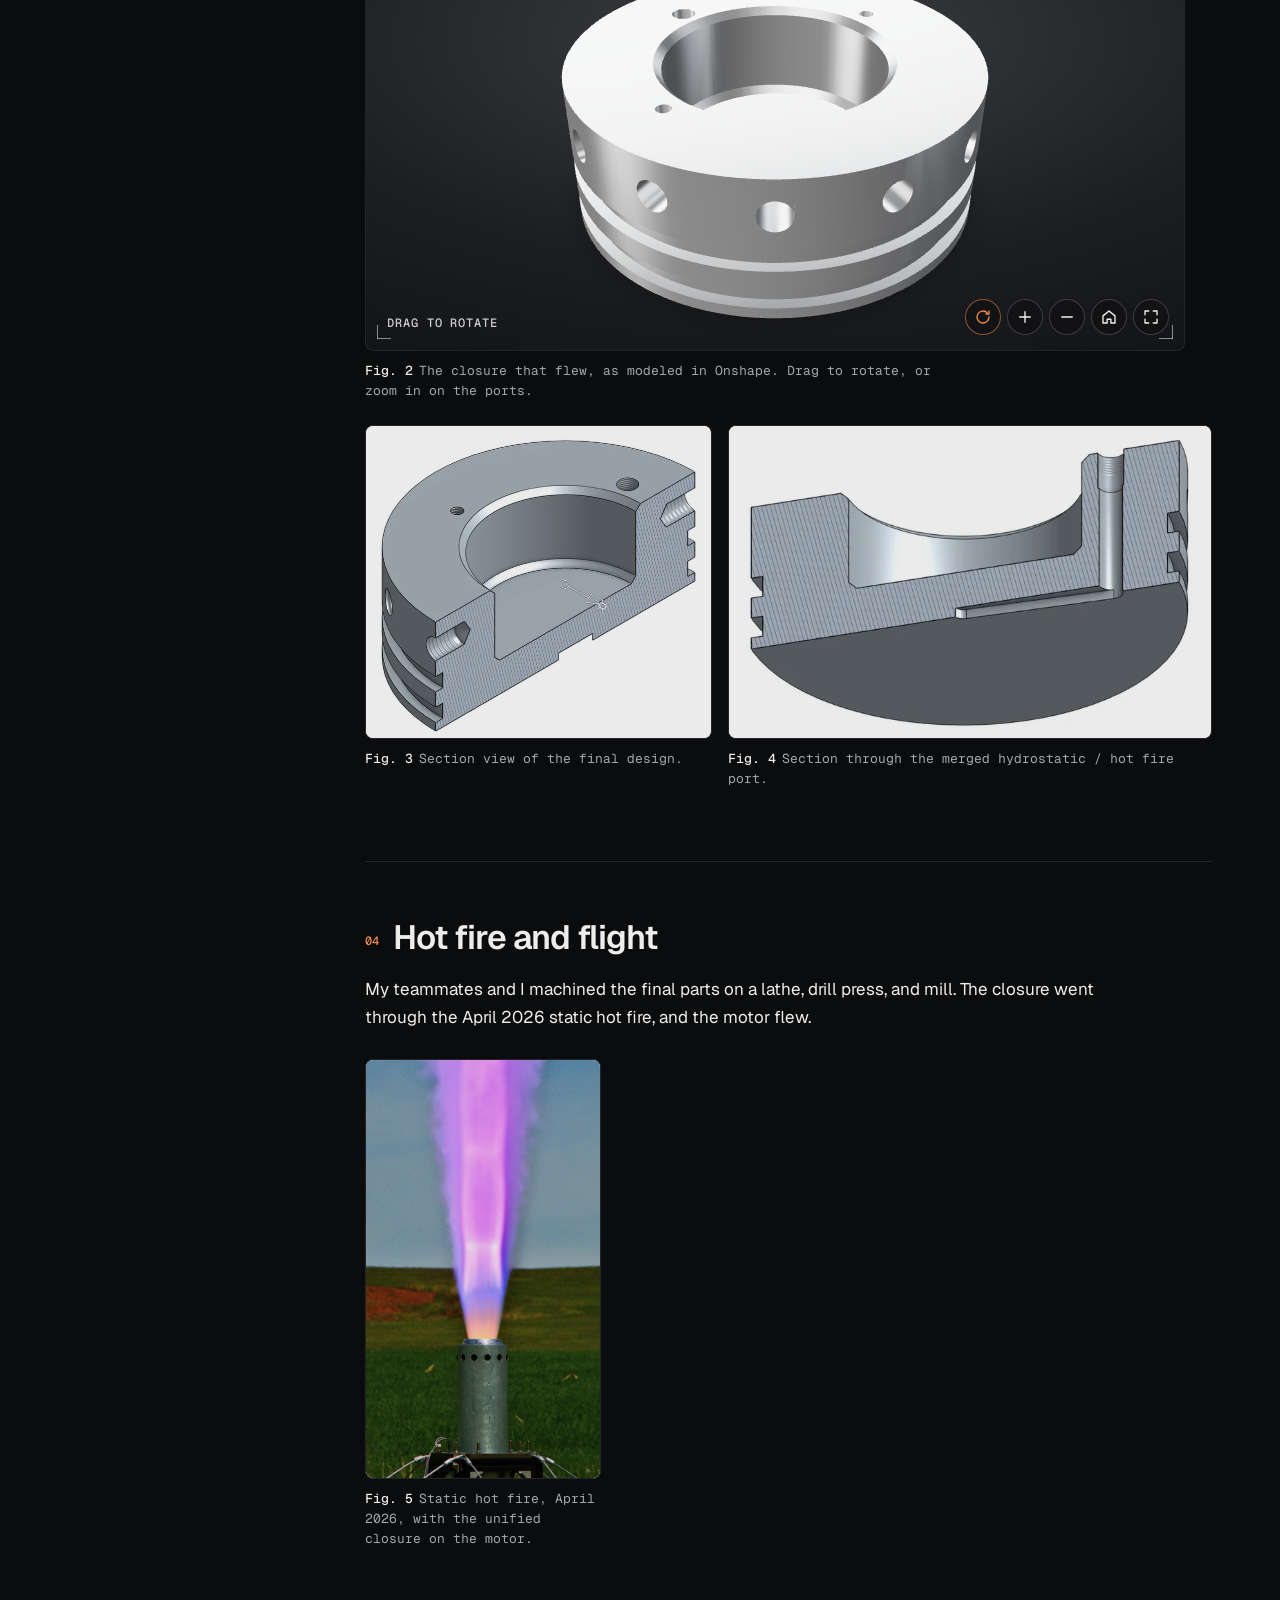
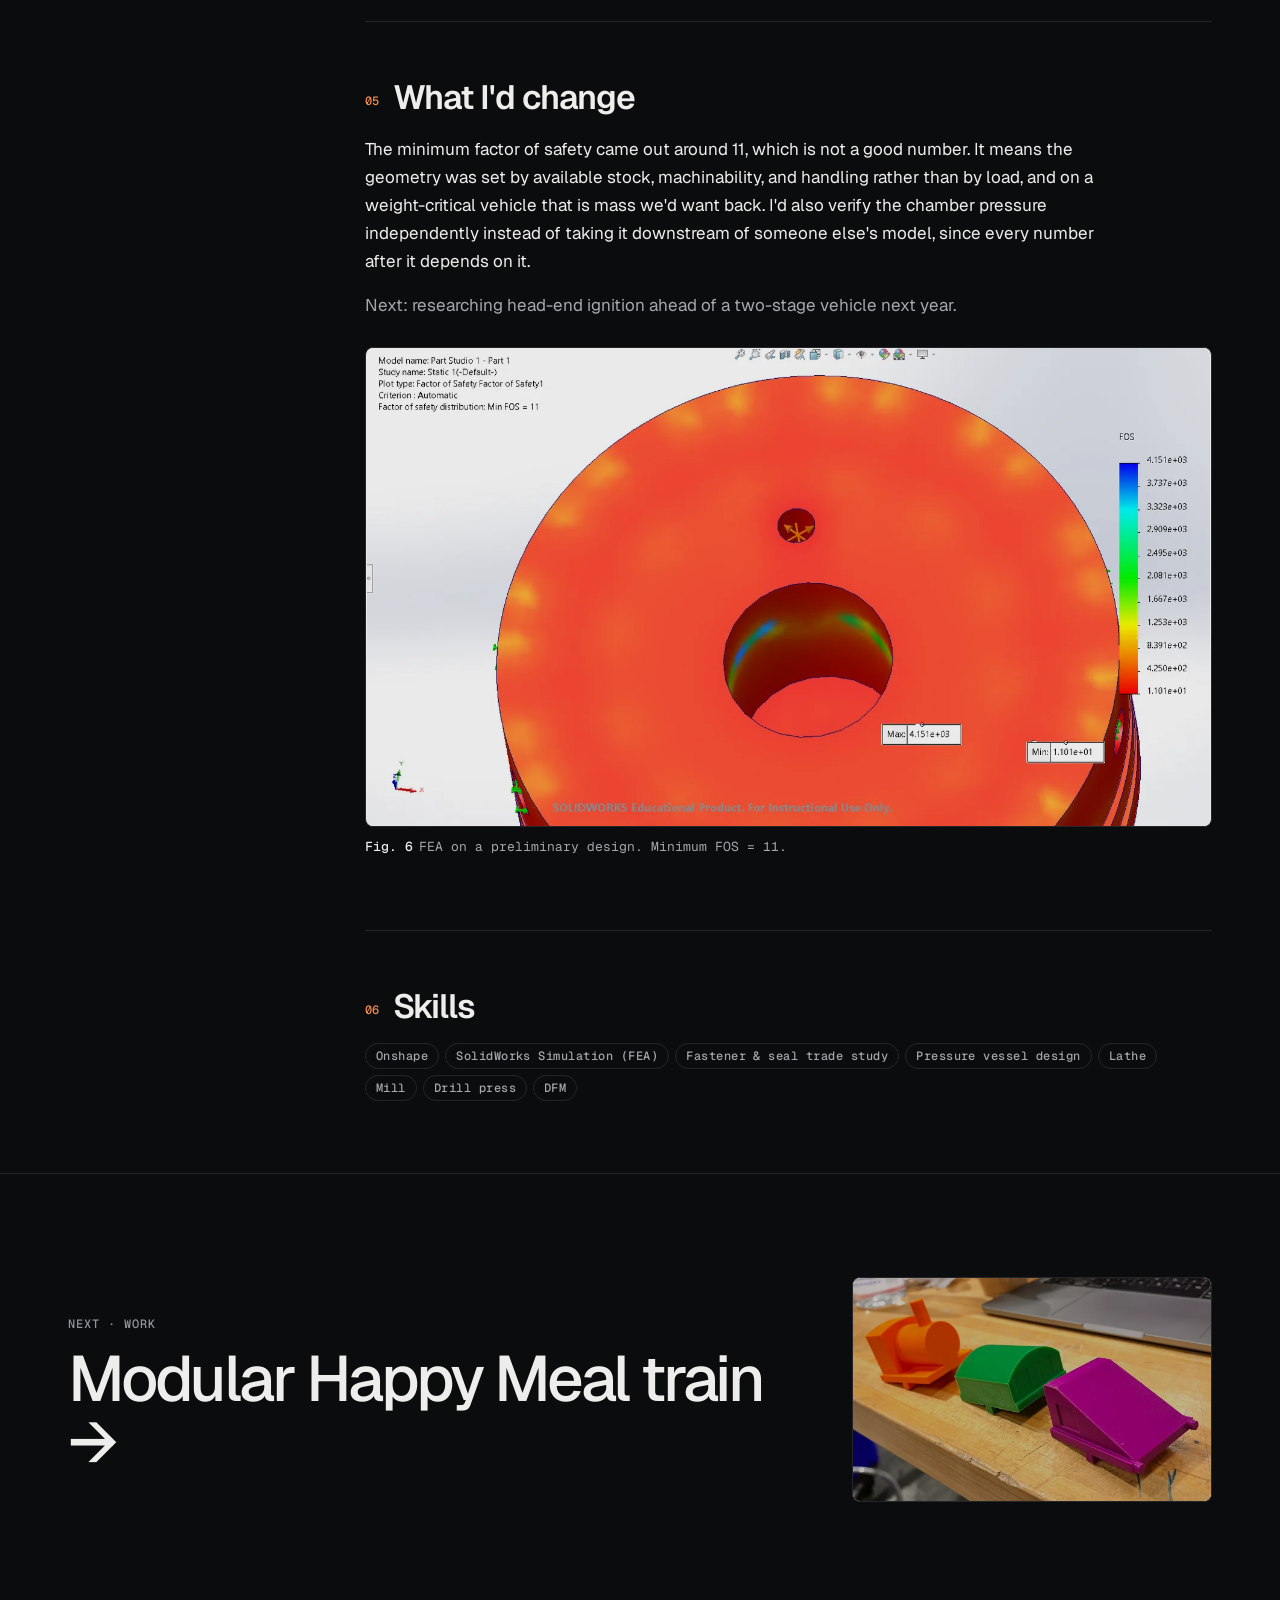
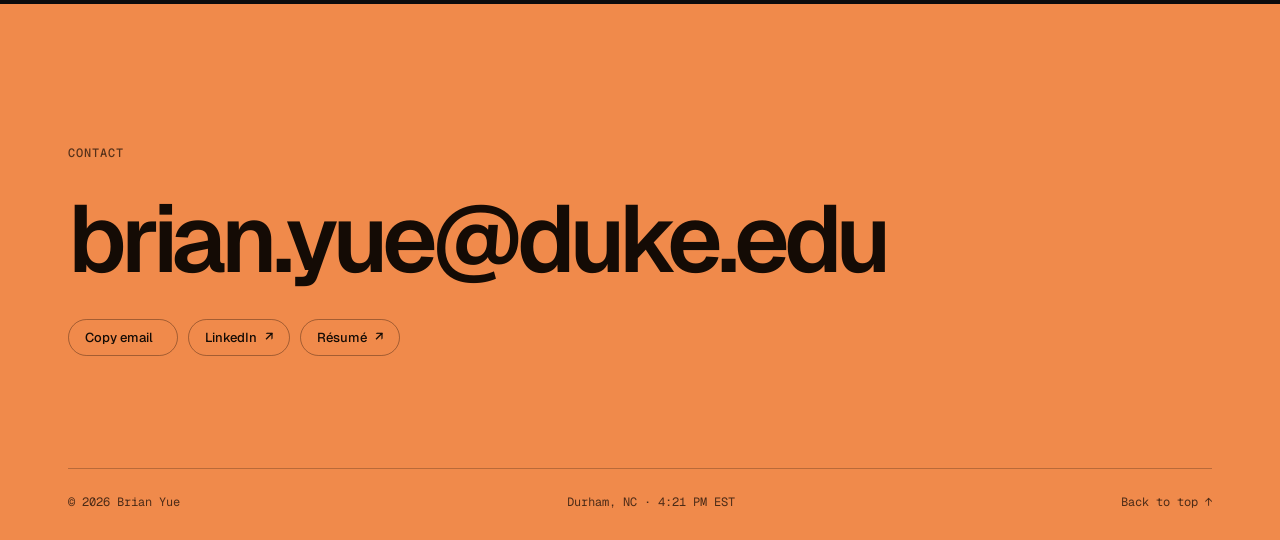
<file: work/forward-closure.html>
<!doctype html>
<html lang="en" data-theme="dark">
<head>
<meta charset="utf-8">
<meta name="viewport" content="width=device-width, initial-scale=1, viewport-fit=cover">
<title>Unified forward closure · Brian Yue</title>
<meta name="description" content="We used to machine three forward closures for every motor. I redesigned them as one part, and that part flew.">
<meta name="author" content="Brian Yue">
<meta name="color-scheme" content="light dark">
<meta name="theme-color" content="#0b0c0d">
<meta property="og:title" content="Unified forward closure · Brian Yue">
<meta property="og:description" content="We used to machine three forward closures for every motor. I redesigned them as one part, and that part flew.">
<meta property="og:type" content="website">
<meta property="og:site_name" content="Brian Yue">
<meta property="og:image" content="https://brianyue.me/images/og/forward-closure.jpg">
<meta property="og:image:width" content="1200">
<meta property="og:image:height" content="630">
<meta property="og:image:alt" content="Unified forward closure · Brian Yue">
<meta name="twitter:card" content="summary_large_image">
<link rel="canonical" href="https://brianyue.me/work/forward-closure">
<meta property="og:url" content="https://brianyue.me/work/forward-closure">
<script type="application/ld+json">{"@context": "https://schema.org", "@graph": [{"@type": "BreadcrumbList", "itemListElement": [{"@type": "ListItem", "position": 1, "name": "Brian Yue", "item": "https://brianyue.me/"}, {"@type": "ListItem", "position": 2, "name": "Work", "item": "https://brianyue.me/#work"}, {"@type": "ListItem", "position": 3, "name": "Unified forward closure", "item": "https://brianyue.me/work/forward-closure"}]}, {"@type": "Article", "@id": "https://brianyue.me/work/forward-closure#article", "headline": "Unified forward closure", "description": "We used to machine three forward closures for every motor. I redesigned them as one part, and that part flew.", "url": "https://brianyue.me/work/forward-closure", "mainEntityOfPage": "https://brianyue.me/work/forward-closure", "author": {"@id": "https://brianyue.me/#brian"}, "keywords": ["SolidWorks FEA", "Lathe", "Mill", "Seals"], "image": "https://brianyue.me/images/closure-machined.webp"}, {"@type": "Person", "@id": "https://brianyue.me/#brian", "name": "Brian Yue", "url": "https://brianyue.me/"}]}</script>
<link rel="icon" href="../favicon.svg" type="image/svg+xml">
<link rel="icon" href="../favicon.ico" sizes="48x48">
<link rel="apple-touch-icon" href="../apple-touch-icon.png">
<link rel="preconnect" href="https://fonts.googleapis.com">
<link rel="preconnect" href="https://fonts.gstatic.com" crossorigin>
<link rel="stylesheet" href="https://fonts.googleapis.com/css2?family=Geist:ital,wght@0,400;0,500;0,600;0,700;1,600..700&family=Geist+Mono:wght@400;500;600&display=swap">
<link rel="stylesheet" href="../assets/site.css">
<script>document.documentElement.classList.add('js');try{var th=localStorage.getItem('by-theme');if(th==='light'||th==='dark')document.documentElement.setAttribute('data-theme',th);}catch(e){}try{var q=location.search;if(/[?&]present=0/.test(q))sessionStorage.removeItem('by-present');else if(/[?&]present/.test(q))sessionStorage.setItem('by-present','1');if(sessionStorage.getItem('by-present')==='1'){document.documentElement.classList.add('present');document.documentElement.setAttribute('data-theme','light');}}catch(e){}window.addEventListener('error',function(e){var t=e.target;if(t&&t.tagName==='IMG'&&t.hasAttribute('data-logo')){t.remove();return;}if(!t||t.tagName!=='IMG'||!t.hasAttribute('data-dropin'))return;if(t.hasAttribute('data-optional')){var f=t.closest('figure');if(f){f.hidden=true;var r=f.closest('.figs');if(r&&!r.querySelector('figure:not([hidden])'))r.hidden=true;}return;}var b=t.closest('.frame,.media,.portrait');if(b){b.classList.add('is-missing');b.setAttribute('data-file',t.getAttribute('data-dropin'));}var a=t.closest('a[data-lightbox]');if(a){a.removeAttribute('href');a.removeAttribute('data-lightbox');}},true);</script>
</head>
<body data-base="../">
<a class="skip" href="#main">Skip to content</a>
<div class="progress" aria-hidden="true"></div>
<header class="site-header">
  <div class="wrap bar">
    <a class="brand" href="../index.html" aria-label="Brian Yue, home"><svg class="mark" viewBox="0 0 512 512" aria-hidden="true" focusable="false"><rect class="m-bg" x="8" y="8" width="496" height="496" rx="106"/><path class="m-fg" d="M79.9 346V166H150Q183.5 166 201.2 177.7Q218.9 189.5 218.9 214.9Q218.9 226.1 214.4 234.3Q209.8 242.6 201.1 247.4Q192.3 252.2 179.8 253.1L179.7 252.8Q202.5 254.2 214.5 265.7Q226.5 277.2 226.5 296.4Q226.5 321.5 208.9 333.7Q191.2 346 158.6 346ZM118.5 314.7H156.7Q170.6 314.7 179.1 309Q187.6 303.3 187.6 291.8Q187.6 280.3 179.2 274.4Q170.8 268.5 156.7 268.5H118.5ZM118.5 240.5H148.8Q163.1 240.5 171.5 235Q180 229.5 180 218.9Q180 207.8 171.8 202.6Q163.6 197.3 148.8 197.3H118.5ZM291.3 346V276.1L228.7 166H271.3L310.7 238.6L349.8 166H392.4L330 276.1V346Z"/><rect class="m-dot" x="405.1" y="319" width="27" height="27"/></svg><span class="wm">Brian Yue</span></a>
    <nav class="navpill" aria-label="Primary"><a href="../index.html#work" aria-current="page">Work</a><a href="../index.html#leadership">Leadership</a><a href="../about.html">About</a><a href="../personal.html" data-nav="personal">Personal</a><a href="../Brian-Yue-Resume.pdf" target="_blank" rel="noopener">Résumé <span class="ext" aria-hidden="true">↗</span></a></nav>
    <div class="bar-right">
      <button class="pill theme-btn" type="button" aria-label="Switch to light theme" title="Switch to light theme"><svg class="i-sun" viewBox="0 0 24 24" fill="none" stroke="currentColor" stroke-width="1.8" stroke-linecap="round" aria-hidden="true"><circle cx="12" cy="12" r="4"/><path d="M12 2.5v2M12 19.5v2M4.6 4.6 6 6M18 18l1.4 1.4M2.5 12h2M19.5 12h2M4.6 19.4 6 18M18 6l1.4-1.4"/></svg><svg class="i-moon" viewBox="0 0 24 24" fill="none" stroke="currentColor" stroke-width="1.8" stroke-linejoin="round" aria-hidden="true"><path d="M20 14.5A8 8 0 1 1 9.5 4a6.5 6.5 0 0 0 10.5 10.5z"/></svg></button>
      <button class="pill menu-btn" type="button" aria-expanded="false" aria-controls="menu"><span>Menu</span></button>
    </div>
  </div>
</header>
<div class="menu" id="menu" inert>
  <nav aria-label="Menu"><a href="../index.html">Home <span>00</span></a><a href="../index.html#work" aria-current="page">Work <span>01</span></a><a href="../index.html#leadership">Leadership <span>02</span></a><a href="../about.html">About <span>03</span></a><a href="../personal.html" data-nav="personal">Personal <span>04</span></a><a href="../Brian-Yue-Resume.pdf" target="_blank" rel="noopener">Résumé <span>PDF</span></a></nav>
  <a class="label menu-mail" href="mailto:brian.yue@duke.edu">brian.yue@duke.edu</a>
</div>

<main id="main">

<section class="p-hero">
  <div class="wrap">
    <div class="crumbs fade-in" style="--d:.05s">
      <a class="pill" href="../index.html#work"><span class="arrow">←</span> All work</a>
      <span class="label">Work 03 / 05</span>
    </div>
    <div class="p-head">
      <div>
        <p class="label accent fade-in" style="--d:.1s">Flight hardware</p>
        <h1 class="split">Unified forward closure</h1>
        <p class="p-lede fade-in" style="--d:.55s">We used to machine three forward closures for every motor. I redesigned them as one part, and that part flew.</p>
      </div>
      <aside class="p-org fade-in" style="--d:.35s"><span class="p-org-logo" role="img" aria-label="Duke AERO" style="--w:200px;--h:57px;--ar:3.525;-webkit-mask-image:url(../images/logo-duke-aero.svg);mask-image:url(../images/logo-duke-aero.svg)"></span><span class="label">Solid Propulsion</span></aside>
    </div>
    <dl class="meta-grid fade-in" style="--d:.7s"><div><dt>Role</dt><dd>Drove the redesign</dd></div><div><dt>When</dt><dd>August 2025 – present</dd></div><div><dt>Team</dt><dd>Duke Aero, Solid Propulsion (member since August 2024)</dd></div><div><dt>Status</dt><dd>Flown</dd></div></dl>
  </div>
</section>

<div class="wrap">
  <div class="stats nums" data-reveal><div><div class="big">3 → 1</div><div class="cap">closures per motor</div></div><div><div class="big">67%</div><div class="cap">fewer parts</div></div><div><div class="big">2</div><div class="cap">machining setups cut</div></div><div><div class="big">1</div><div class="cap">port for both hydrostatic and hot fire</div></div><div><div class="big">Apr 2026</div><div class="cap">static hot fire</div></div><div><div class="big">Aug 2024</div><div class="cap">on Duke Aero since</div></div></div>
  <figure class="p-lead" data-reveal><div class="frame"><a href="../images/closure-machined.webp" data-lightbox="closure"><img src="../images/closure-machined.webp" width="1600" height="1200" fetchpriority="high" style="object-position: 50% 58%" alt="A partially machined aluminum forward closure on a shop bench, with two eye bolts threaded into its face and radial ports around its side."></a></div><figcaption><b>Fig. 1</b>Forward closure, partially machined.</figcaption></figure>
  <div class="p-body">
    <aside class="toc" aria-label="On this page"><p class="label">On this page</p><ol><li><a href="#challenge"><span>01</span>Three closures for one motor</a></li><li><a href="#contribution"><span>02</span>What was mine</a></li><li><a href="#process"><span>03</span>Merging the ports</a></li><li><a href="#outcome"><span>04</span>Hot fire and flight</a></li><li><a href="#reflection"><span>05</span>What I'd change</a></li><li><a href="#skills"><span>06</span>Skills</a></li></ol></aside>
    <div>
      <div class="glance" data-reveal><dl><div><dt>Consolidation</dt><dd>3 closures → 1</dd></div><div><dt>Part count</dt><dd>−67%</dd></div><div><dt>Machining setups</dt><dd>Two fewer</dd></div><div><dt>Ports</dt><dd>Hydrostatic + hot fire merged, sealed for flight</dd></div><div><dt>Min. factor of safety</dt><dd>About 11 (preliminary design)</dd></div><div><dt>Processes</dt><dd>Lathe, drill press, mill</dd></div></dl></div>
      <section class="p-sec" id="challenge" data-reveal>
        <h2><span class="n">01</span>Three closures for one motor</h2>
        <div class="prose"><p>We were machining three separate forward closures for one solid rocket motor: one for the hydrostatic proof test, one for static hot fire, and one for flight. That meant three parts and three machining setups for every motor, and two of those closures were done after one use.</p></div>
      </section>
      <section class="p-sec" id="contribution" data-reveal>
        <h2><span class="n">02</span>What was mine</h2>
        <p class="contrib">I drove the redesign, modeled the closure, ran the analysis, and evaluated the fasteners and seals. I shared the machining with teammates. The thermal and mechanical loads came from our team lead by way of OpenRocket, and teammates produced the final drawings.</p>
      </section>
      <section class="p-sec" id="process" data-reveal>
        <h2><span class="n">03</span>Merging the ports</h2>
        <div class="prose"><p>Going from three closures to one cut the part count by 67% and got rid of two machining setups.</p>
<p>Most of the work was figuring out what each version really needed. The ports were the tricky part. The test closures need fill and instrumentation ports, and for flight you'd rather have no holes at all. I merged the hydrostatic and hot fire ports into one port that gets sealed for flight, so the same part works for all three without weakening the flight version.</p>
<p>I modeled it in Onshape, ran SolidWorks Simulation on a preliminary design to check factor of safety under flight loads, and ran a trade study comparing fastener patterns and seal configurations against the combustion chamber's specified thermal and mechanical loads and our assembly constraints, weighing manufacturability throughout. Duke Aero ultimately scrapped the sealing solution that came out of that study, so it isn't part of what flew, but the evaluation behind it was my work.</p></div>
<div class="figs"><figure class="m3d" data-reveal style="--ar: 1.778; max-width: 820px"><div class="stage"><model-viewer src="../media/closure.glb" poster="../media/closure.webp" alt="Interactive 3D model of the aluminum forward closure: a thick disc with a central bore, holes in its face, and radial ports around its side." camera-orbit="-30deg 58deg auto" camera-controls touch-action="pan-y" disable-zoom interaction-prompt="none" auto-rotate auto-rotate-delay="1200" rotation-per-second="14deg" shadow-intensity="1" shadow-softness="0.8" environment-image="../assets/studio.hdr" exposure="1" loading="lazy"><div class="bar" slot="progress-bar"></div></model-viewer><img class="fallback" src="../media/closure.webp" alt="Interactive 3D model of the aluminum forward closure: a thick disc with a central bore, holes in its face, and radial ports around its side." loading="lazy"><span class="hud hud-tl">Interactive 3D · 57 KB</span><span class="hud hud-bl" aria-hidden="true">Drag to rotate</span><div class="ctl" role="toolbar" aria-label="3D view controls"><button type="button" data-act="rotate" aria-label="Auto-rotate" title="Auto-rotate" aria-pressed="true"><svg viewBox="0 0 24 24" width="18" height="18" fill="none" stroke="currentColor" stroke-width="1.8" stroke-linecap="round" stroke-linejoin="round" aria-hidden="true"><path d="M20 12a8 8 0 1 1-2.34-5.66"/><path d="M20 4v4h-4"/></svg></button><button type="button" data-act="in" aria-label="Zoom in" title="Zoom in"><svg viewBox="0 0 24 24" width="18" height="18" fill="none" stroke="currentColor" stroke-width="1.8" stroke-linecap="round" stroke-linejoin="round" aria-hidden="true"><path d="M12 5v14M5 12h14"/></svg></button><button type="button" data-act="out" aria-label="Zoom out" title="Zoom out"><svg viewBox="0 0 24 24" width="18" height="18" fill="none" stroke="currentColor" stroke-width="1.8" stroke-linecap="round" stroke-linejoin="round" aria-hidden="true"><path d="M5 12h14"/></svg></button><button type="button" data-act="reset" aria-label="Reset view" title="Reset view"><svg viewBox="0 0 24 24" width="18" height="18" fill="none" stroke="currentColor" stroke-width="1.8" stroke-linecap="round" stroke-linejoin="round" aria-hidden="true"><path d="M4 10.5 12 4l8 6.5V20h-5.5v-5h-5v5H4z"/></svg></button><button type="button" data-act="full" aria-label="Full screen" title="Full screen"><svg viewBox="0 0 24 24" width="18" height="18" fill="none" stroke="currentColor" stroke-width="1.8" stroke-linecap="round" stroke-linejoin="round" aria-hidden="true"><path d="M4 9V4h5M20 9V4h-5M4 15v5h5M20 15v5h-5"/></svg></button></div></div><figcaption><b>Fig. 2</b>The closure that flew, as modeled in Onshape. Drag to rotate, or zoom in on the ports.</figcaption></figure><div class="row" data-reveal><figure style="--ar: 1.107"><div class="frame contain"><a href="../images/closure-section.webp" data-lightbox="closure"><img src="../images/closure-section.webp" width="685" height="619" loading="lazy" alt="Half-section CAD view of the closure showing the bore, seal grooves, and threaded holes."></a></div><figcaption><b>Fig. 3</b>Section view of the final design.</figcaption></figure><figure style="--ar: 1.547"><div class="frame contain"><a href="../images/closure-port.webp" data-lightbox="closure"><img src="../images/closure-port.webp" width="696" height="450" loading="lazy" alt="Section through the closure showing an L-shaped internal passage from the face to the side port."></a></div><figcaption><b>Fig. 4</b>Section through the merged hydrostatic / hot fire port.</figcaption></figure></div></div>
      </section>
      <section class="p-sec" id="outcome" data-reveal>
        <h2><span class="n">04</span>Hot fire and flight</h2>
        <div class="prose"><p>My teammates and I machined the final parts on a lathe, drill press, and mill. The closure went through the April 2026 static hot fire, and the motor flew.</p></div>
<div class="figs"><div class="row" data-reveal style="max-width: 420px"><figure style="--ar: 0.562"><div class="frame"><a href="../images/closure-hotfire.webp" data-lightbox="closure"><img src="../images/closure-hotfire.webp" width="1100" height="1956" loading="lazy" alt="A solid rocket motor firing vertically on a test stand in a green field, its purple and orange plume rising into the sky."></a></div><figcaption><b>Fig. 5</b>Static hot fire, April 2026, with the unified closure on the motor.</figcaption></figure></div></div>
      </section>
      <section class="p-sec" id="reflection" data-reveal>
        <h2><span class="n">05</span>What I'd change</h2>
        <div class="prose"><p>The minimum factor of safety came out around 11, which is not a good number. It means the geometry was set by available stock, machinability, and handling rather than by load, and on a weight-critical vehicle that is mass we'd want back. I'd also verify the chamber pressure independently instead of taking it downstream of someone else's model, since every number after it depends on it.</p>
<p class="next-note">Next: researching head-end ignition ahead of a two-stage vehicle next year.</p></div>
<div class="figs"><div class="row" data-reveal><figure style="--ar: 1.763"><div class="frame contain"><a href="../images/closure-fos.webp" data-lightbox="closure"><img src="../images/closure-fos.webp" width="1400" height="794" loading="lazy" alt="SolidWorks factor-of-safety plot of the closure, mostly red, with a minimum factor of safety of 11."></a></div><figcaption><b>Fig. 6</b>FEA on a preliminary design. Minimum FOS = 11.</figcaption></figure></div></div>
      </section>
      <section class="p-sec" id="skills" data-reveal>
        <h2><span class="n">06</span>Skills</h2>
        <ul class="tags"><li>Onshape</li><li>SolidWorks Simulation (FEA)</li><li>Fastener &amp; seal trade study</li><li>Pressure vessel design</li><li>Lathe</li><li>Mill</li><li>Drill press</li><li>DFM</li></ul>
      </section>
    </div>
  </div>
</div>

<section class="next">
  <div class="wrap">
    <a href="../work/happy-meal.html">
      <div><p class="label">Next · Work</p><p class="t">Modular Happy Meal train <span class="arrow">→</span></p></div>
      <div class="media"><img src="../images/card-toy.webp" loading="lazy" alt="Three 3D-printed train heads on a workbench"></div>
    </a>
  </div>
</section>
</main>

<footer class="site-footer" id="contact">
  <div class="wrap">
    <p class="label" data-reveal>Contact</p>
    <a class="contact-big" href="mailto:brian.yue@duke.edu" data-reveal>brian.yue@duke.edu</a>
    <div class="actions" data-reveal>
      <button class="pill" type="button" data-copy="brian.yue@duke.edu">Copy email <span class="hint"></span></button>
      <a class="pill" href="https://www.linkedin.com/in/brianyihanyue/" target="_blank" rel="noopener">LinkedIn <span class="arrow">↗</span></a>
      <a class="pill" href="../Brian-Yue-Resume.pdf" target="_blank" rel="noopener">Résumé <span class="arrow">↗</span></a>
    </div>
    <div class="foot-bar">
      <span>© 2026 Brian Yue</span>
      <span data-clock>Durham, NC</span>
      <a href="#main">Back to top ↑</a>
    </div>
  </div>
</footer>

<dialog class="lb" id="lightbox" aria-label="Image viewer">
  <div class="lb-inner"><img alt=""><p class="lb-cap"></p></div>
  <button class="lb-btn" type="button" data-close>Close</button>
  <button class="lb-btn lb-nav lb-prev" type="button" data-step="-1" aria-label="Previous image">‹</button>
  <button class="lb-btn lb-nav lb-next" type="button" data-step="1" aria-label="Next image">›</button>
</dialog>
<script src="../personal/categories.js"></script>
<script src="../personal/gallery.js"></script>
<script src="../assets/site.js"></script>
<script>self.ModelViewerElement = { meshoptDecoderLocation: "../assets/vendor/meshopt_decoder.js" };
(function () { var done = false, els = document.querySelectorAll("model-viewer");
  function load() { if (done) return; done = true; var s = document.createElement("script"); s.type = "module"; s.src = "../assets/vendor/model-viewer.min.js"; document.head.appendChild(s); }
  if (!("IntersectionObserver" in window)) return load();
  var io = new IntersectionObserver(function (es) { if (es.some(function (e) { return e.isIntersecting; })) { io.disconnect(); load(); } }, { rootMargin: "700px 0px" });
  els.forEach(function (m) { io.observe(m); }); })();</script>
</body>
</html>
</file>
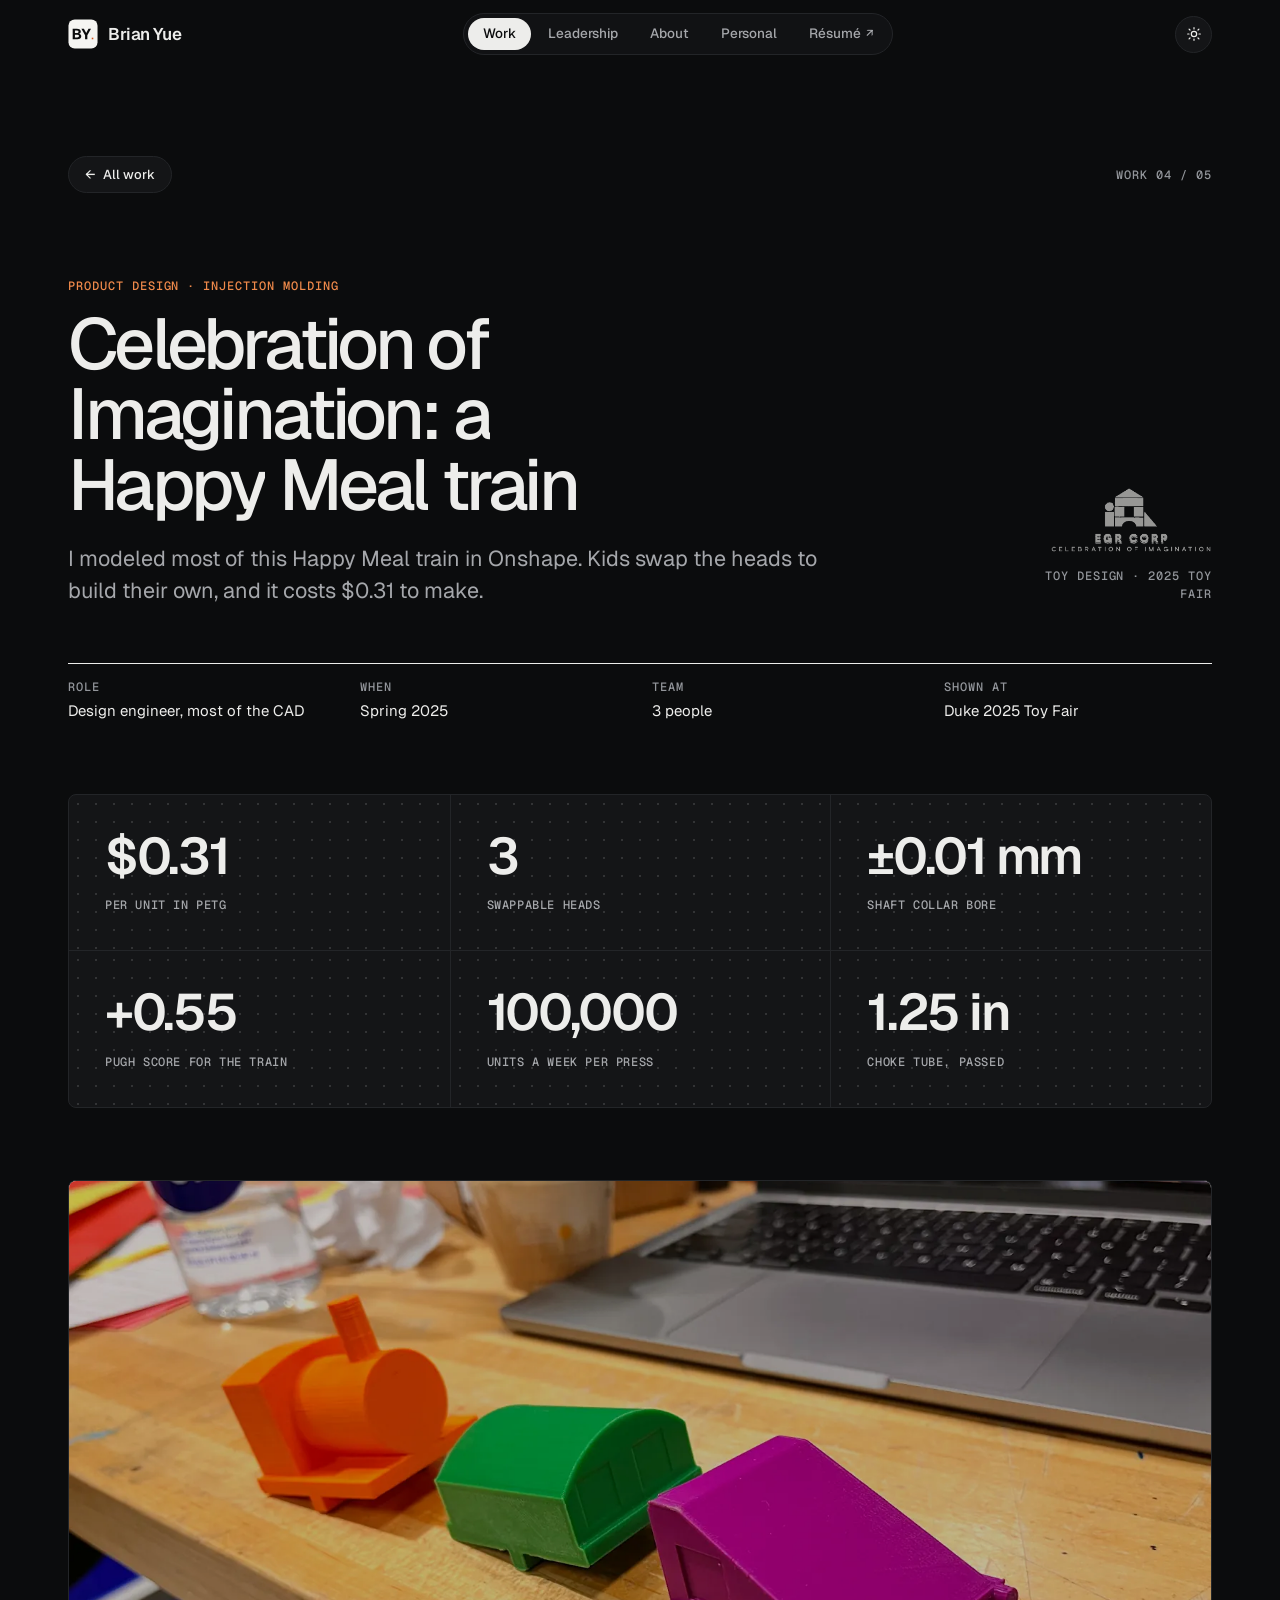
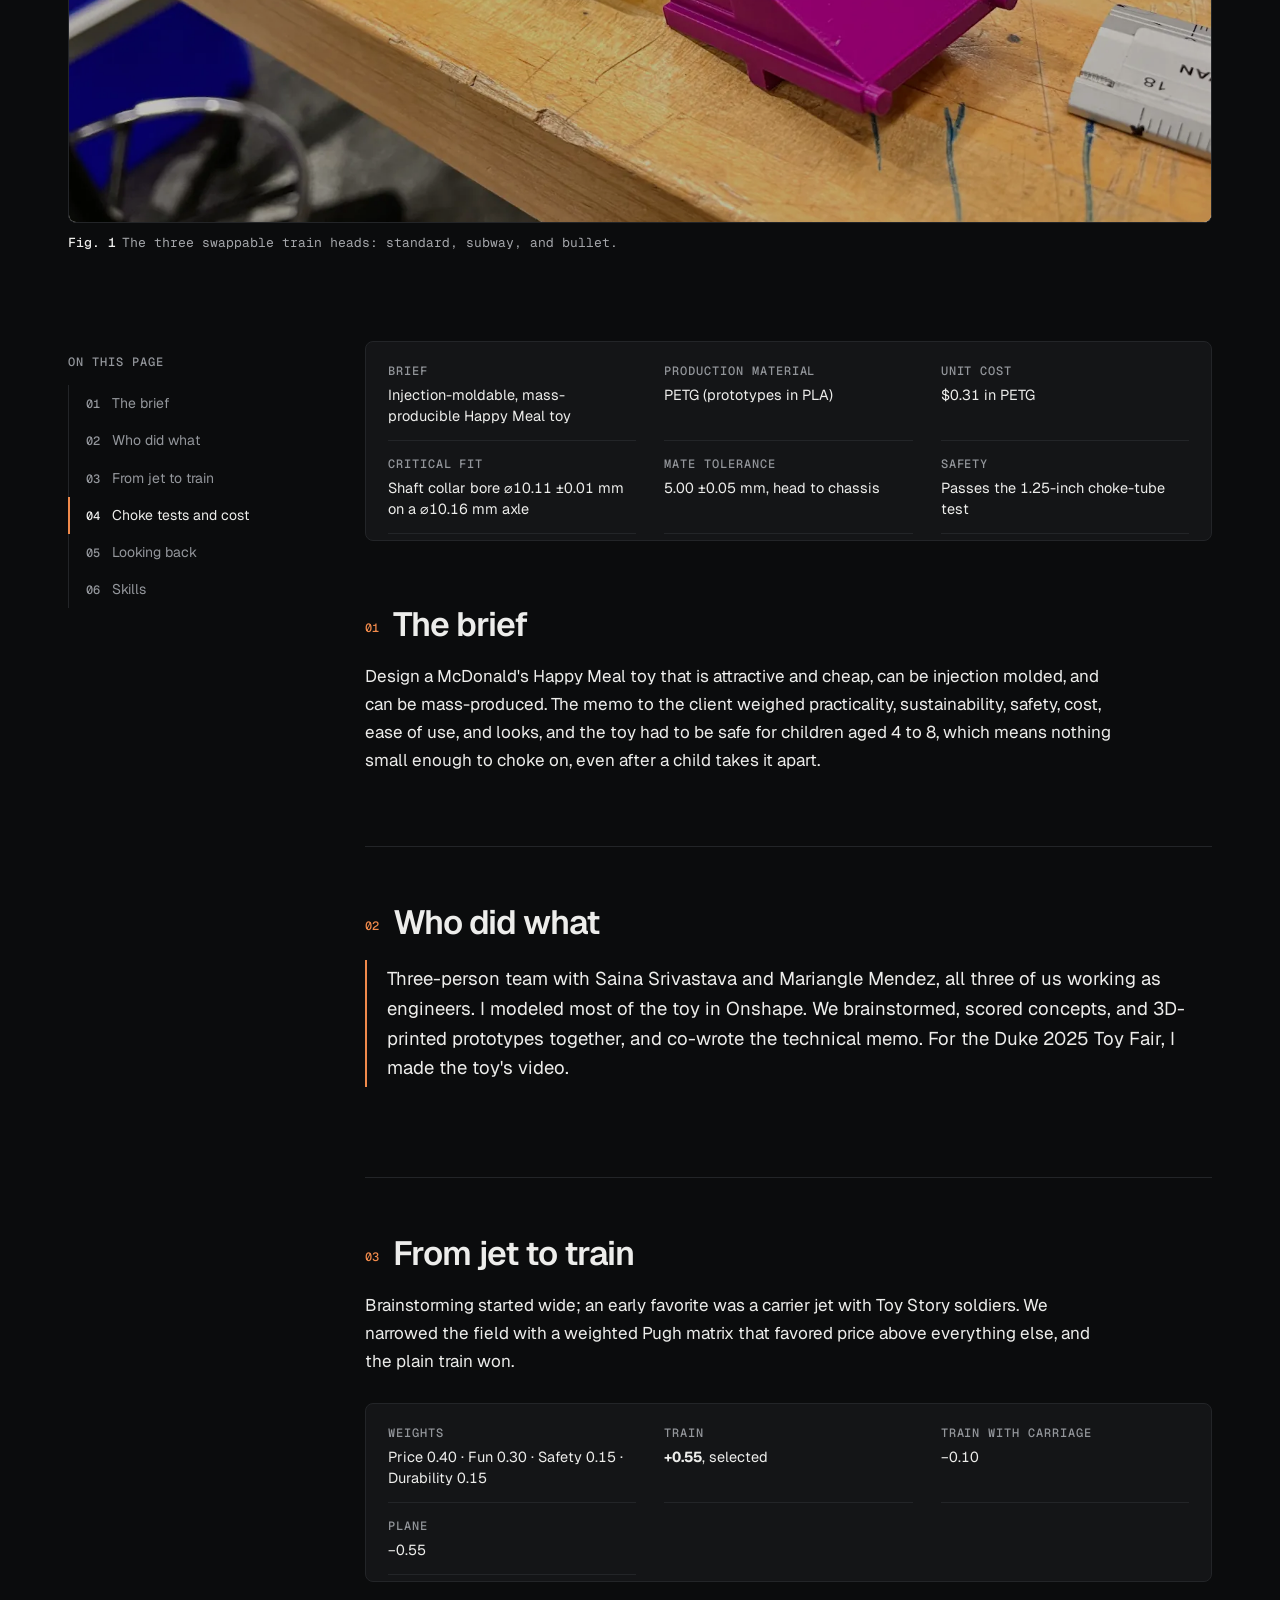
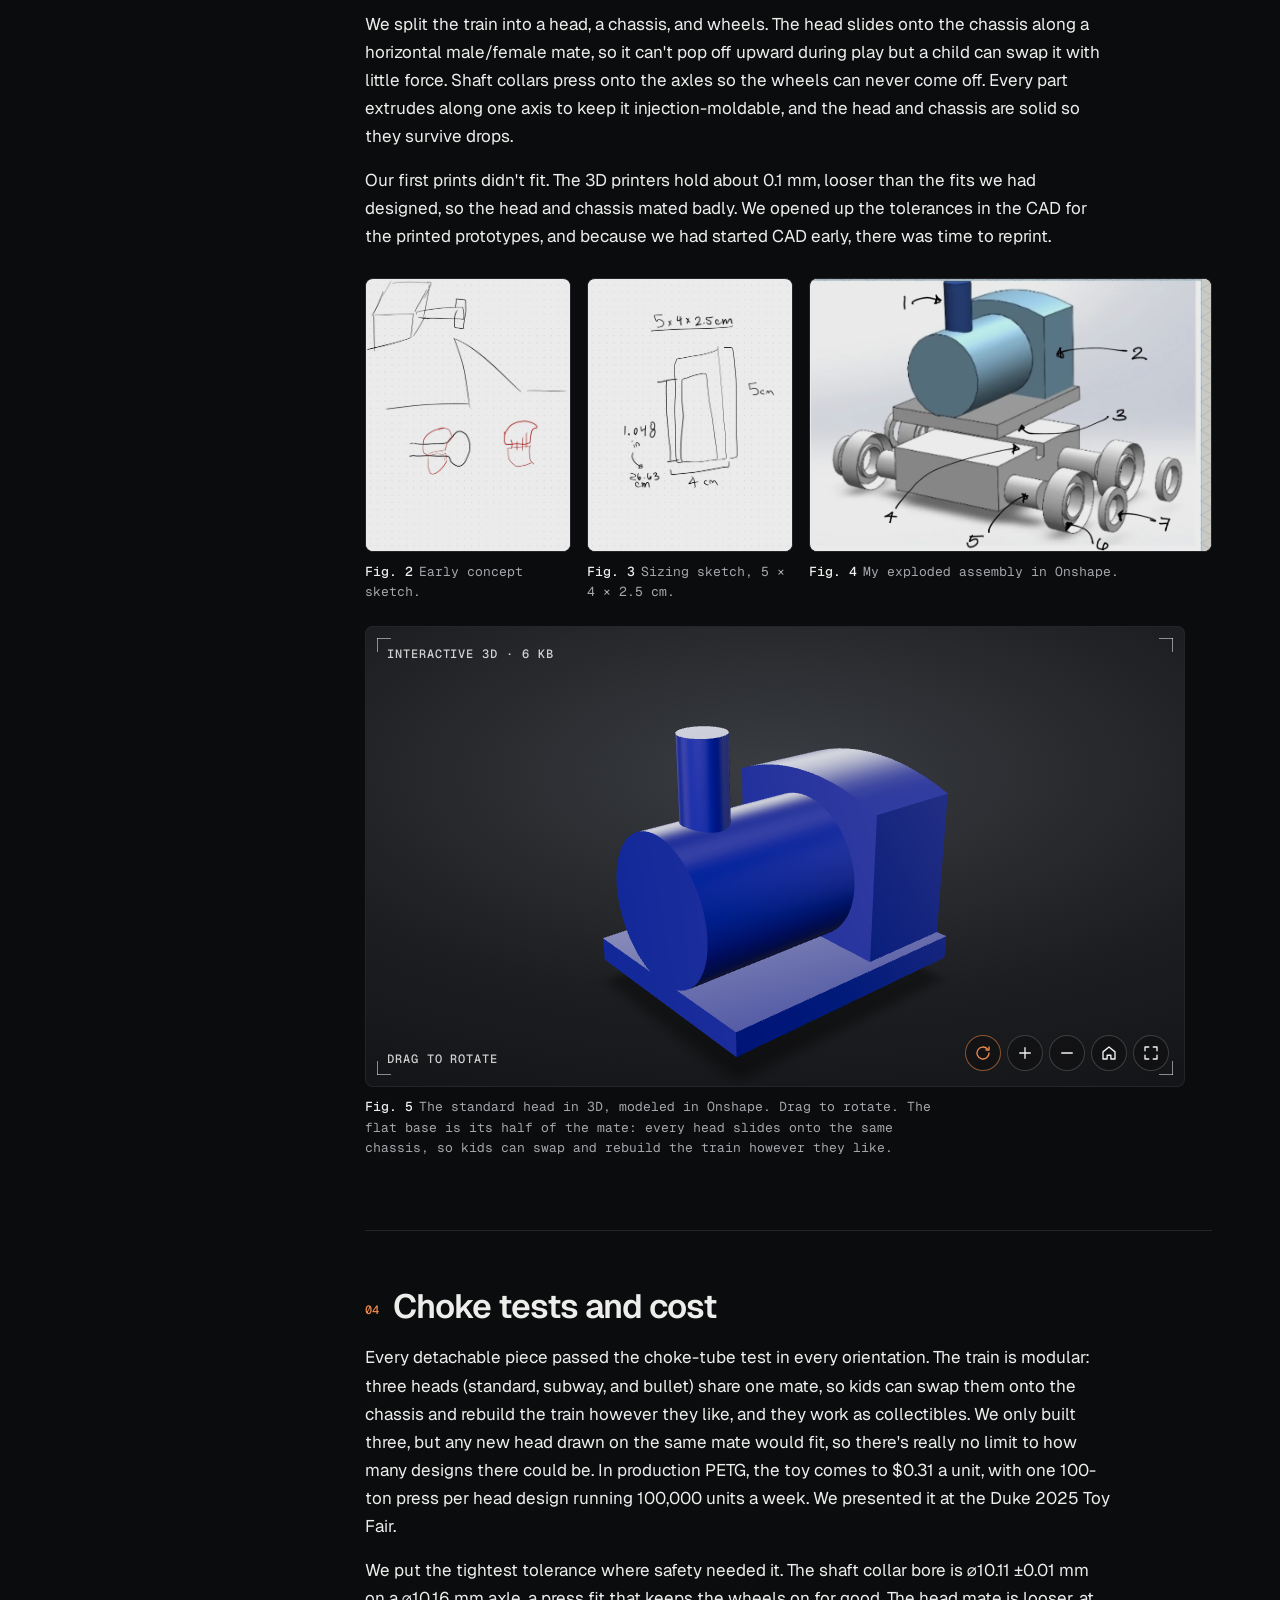
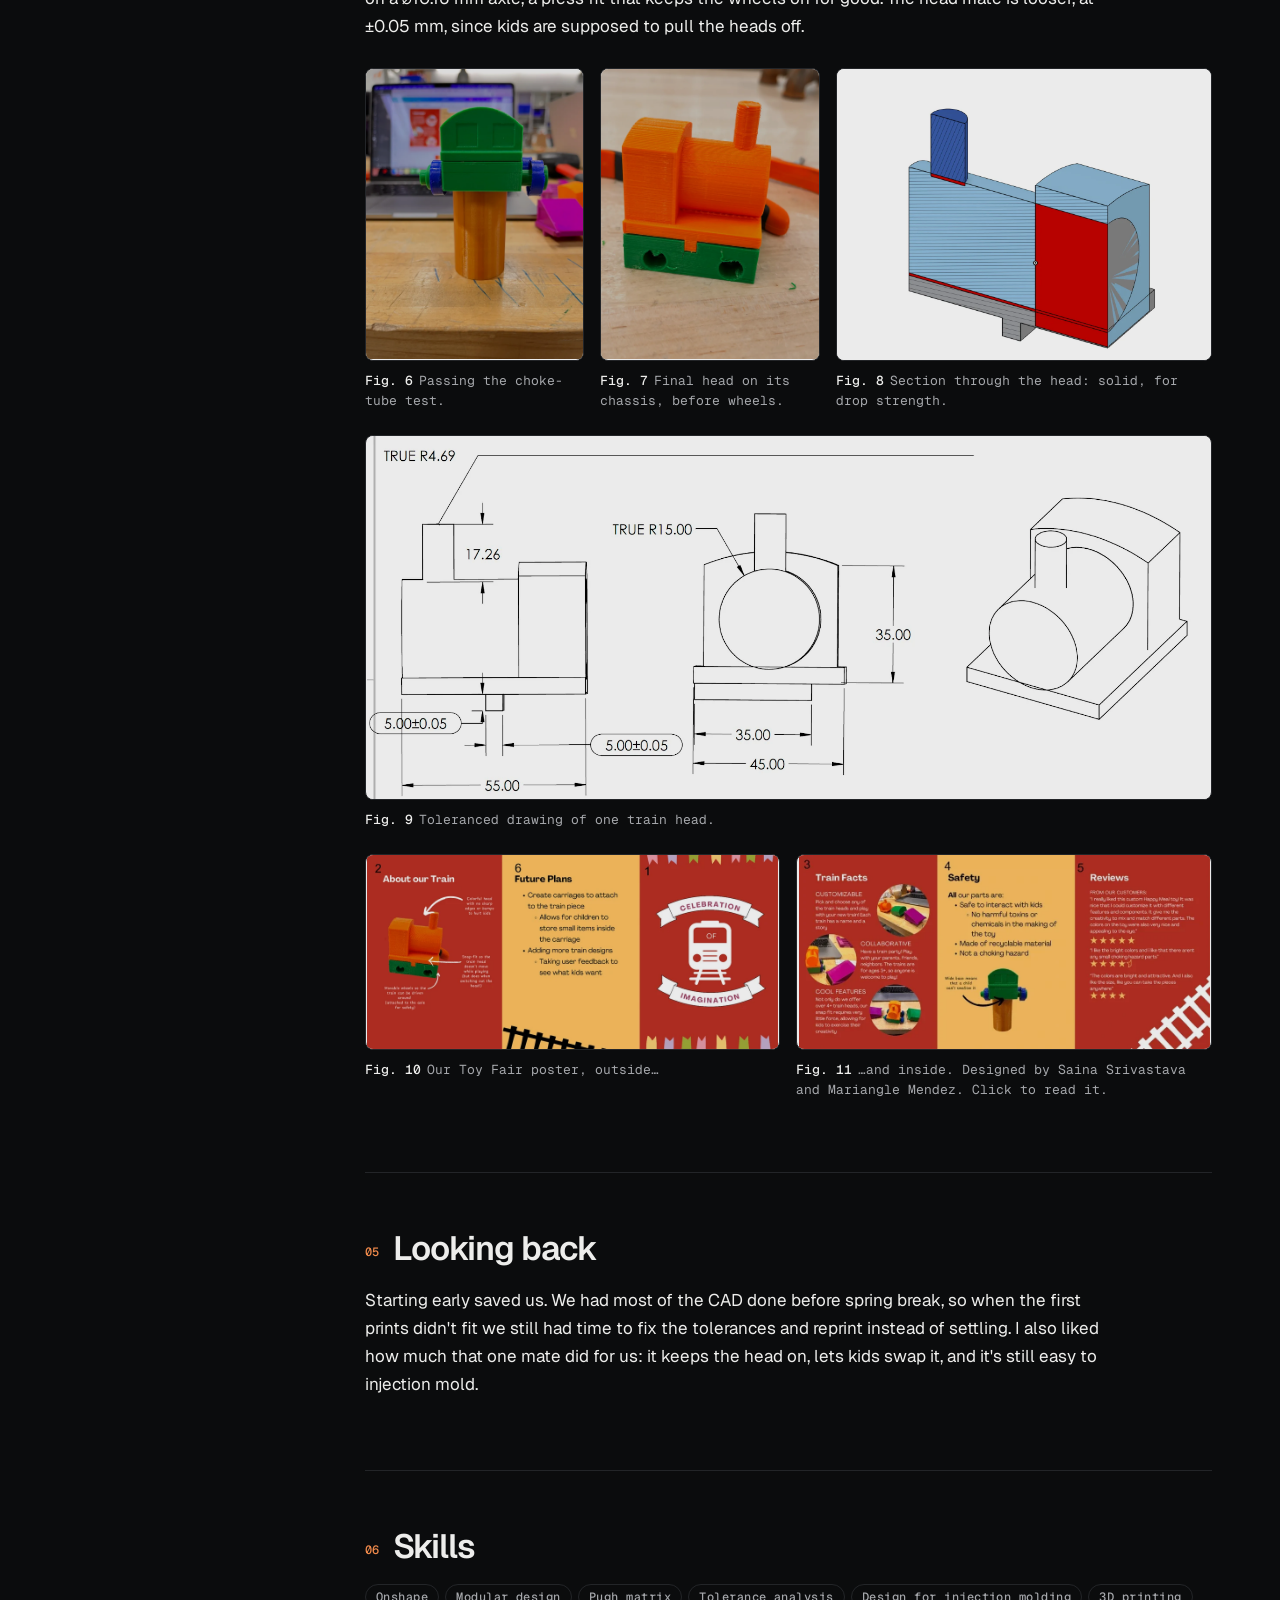
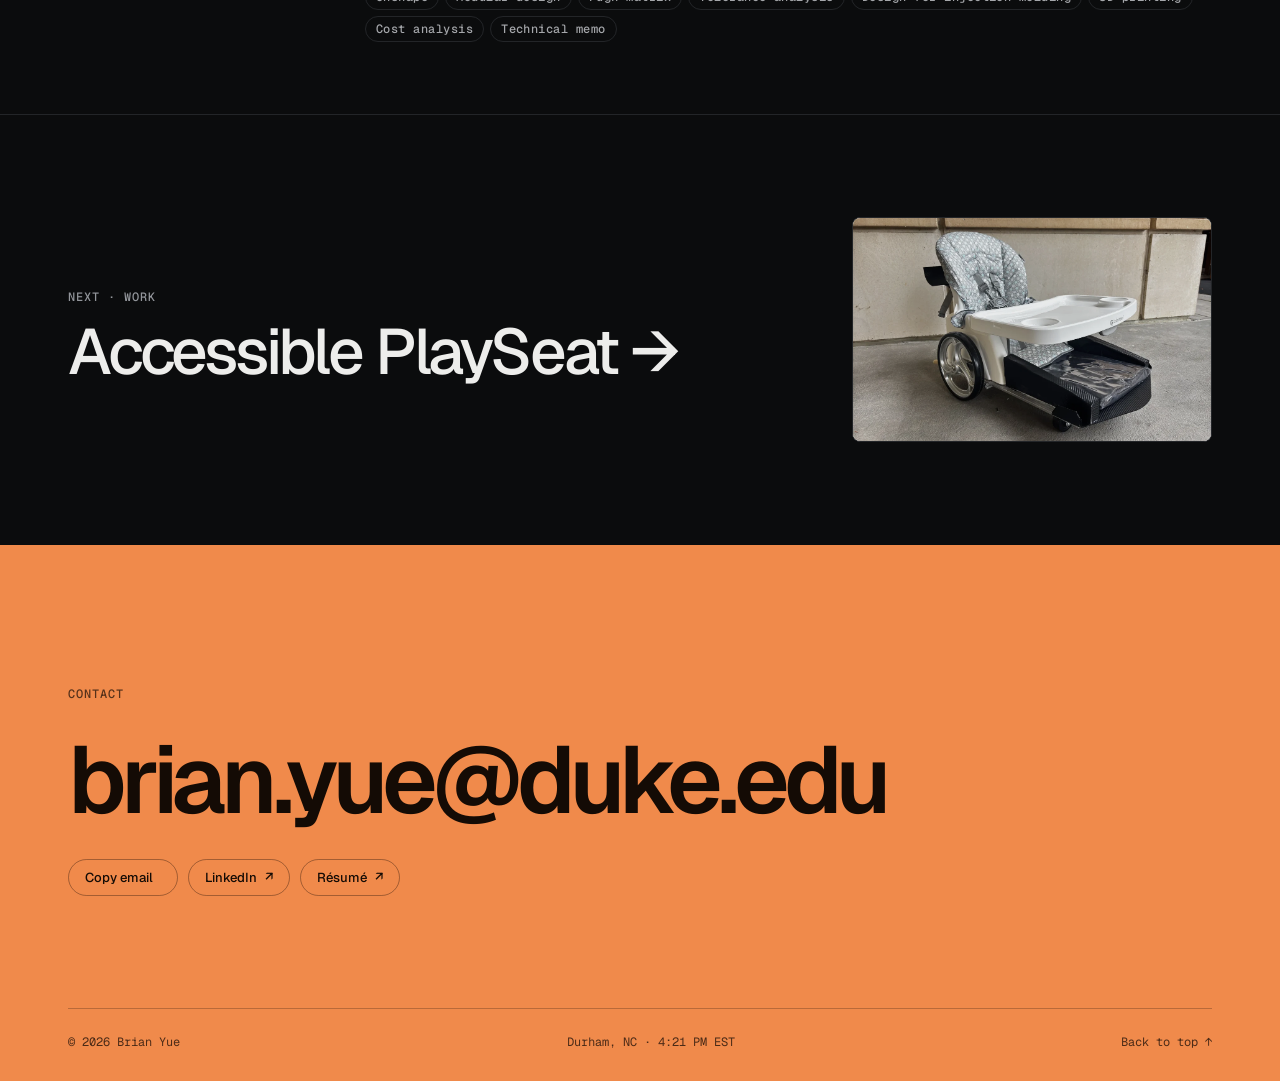
<file: work/happy-meal.html>
<!doctype html>
<html lang="en" data-theme="dark">
<head>
<meta charset="utf-8">
<meta name="viewport" content="width=device-width, initial-scale=1, viewport-fit=cover">
<title>Modular Happy Meal train · Brian Yue</title>
<meta name="description" content="I modeled most of this Happy Meal train in Onshape. Kids swap the heads to build their own, and it costs $0.31 to make.">
<meta name="author" content="Brian Yue">
<meta name="color-scheme" content="light dark">
<meta name="theme-color" content="#0b0c0d">
<meta property="og:title" content="Modular Happy Meal train · Brian Yue">
<meta property="og:description" content="I modeled most of this Happy Meal train in Onshape. Kids swap the heads to build their own, and it costs $0.31 to make.">
<meta property="og:type" content="website">
<meta property="og:site_name" content="Brian Yue">
<meta property="og:image" content="https://brianyue.me/images/og/happy-meal.jpg">
<meta property="og:image:width" content="1200">
<meta property="og:image:height" content="630">
<meta property="og:image:alt" content="Modular Happy Meal train · Brian Yue">
<meta name="twitter:card" content="summary_large_image">
<link rel="canonical" href="https://brianyue.me/work/happy-meal">
<meta property="og:url" content="https://brianyue.me/work/happy-meal">
<script type="application/ld+json">{"@context": "https://schema.org", "@graph": [{"@type": "BreadcrumbList", "itemListElement": [{"@type": "ListItem", "position": 1, "name": "Brian Yue", "item": "https://brianyue.me/"}, {"@type": "ListItem", "position": 2, "name": "Work", "item": "https://brianyue.me/#work"}, {"@type": "ListItem", "position": 3, "name": "Modular Happy Meal train", "item": "https://brianyue.me/work/happy-meal"}]}, {"@type": "Article", "@id": "https://brianyue.me/work/happy-meal#article", "headline": "Celebration of Imagination: a Happy Meal train", "description": "I modeled most of this Happy Meal train in Onshape. Kids swap the heads to build their own, and it costs $0.31 to make.", "url": "https://brianyue.me/work/happy-meal", "mainEntityOfPage": "https://brianyue.me/work/happy-meal", "author": {"@id": "https://brianyue.me/#brian"}, "keywords": ["Onshape", "Modular design", "DFM"], "image": "https://brianyue.me/images/card-toy.webp"}, {"@type": "Person", "@id": "https://brianyue.me/#brian", "name": "Brian Yue", "url": "https://brianyue.me/"}]}</script>
<link rel="icon" href="../favicon.svg" type="image/svg+xml">
<link rel="icon" href="../favicon.ico" sizes="48x48">
<link rel="apple-touch-icon" href="../apple-touch-icon.png">
<link rel="preconnect" href="https://fonts.googleapis.com">
<link rel="preconnect" href="https://fonts.gstatic.com" crossorigin>
<link rel="stylesheet" href="https://fonts.googleapis.com/css2?family=Geist:ital,wght@0,400;0,500;0,600;0,700;1,600..700&family=Geist+Mono:wght@400;500;600&display=swap">
<link rel="stylesheet" href="../assets/site.css">
<script>document.documentElement.classList.add('js');try{var th=localStorage.getItem('by-theme');if(th==='light'||th==='dark')document.documentElement.setAttribute('data-theme',th);}catch(e){}try{var q=location.search;if(/[?&]present=0/.test(q))sessionStorage.removeItem('by-present');else if(/[?&]present/.test(q))sessionStorage.setItem('by-present','1');if(sessionStorage.getItem('by-present')==='1'){document.documentElement.classList.add('present');document.documentElement.setAttribute('data-theme','light');}}catch(e){}window.addEventListener('error',function(e){var t=e.target;if(t&&t.tagName==='IMG'&&t.hasAttribute('data-logo')){t.remove();return;}if(!t||t.tagName!=='IMG'||!t.hasAttribute('data-dropin'))return;if(t.hasAttribute('data-optional')){var f=t.closest('figure');if(f){f.hidden=true;var r=f.closest('.figs');if(r&&!r.querySelector('figure:not([hidden])'))r.hidden=true;}return;}var b=t.closest('.frame,.media,.portrait');if(b){b.classList.add('is-missing');b.setAttribute('data-file',t.getAttribute('data-dropin'));}var a=t.closest('a[data-lightbox]');if(a){a.removeAttribute('href');a.removeAttribute('data-lightbox');}},true);</script>
</head>
<body data-base="../">
<a class="skip" href="#main">Skip to content</a>
<div class="progress" aria-hidden="true"></div>
<header class="site-header">
  <div class="wrap bar">
    <a class="brand" href="../index.html" aria-label="Brian Yue, home"><svg class="mark" viewBox="0 0 512 512" aria-hidden="true" focusable="false"><rect class="m-bg" x="8" y="8" width="496" height="496" rx="106"/><path class="m-fg" d="M79.9 346V166H150Q183.5 166 201.2 177.7Q218.9 189.5 218.9 214.9Q218.9 226.1 214.4 234.3Q209.8 242.6 201.1 247.4Q192.3 252.2 179.8 253.1L179.7 252.8Q202.5 254.2 214.5 265.7Q226.5 277.2 226.5 296.4Q226.5 321.5 208.9 333.7Q191.2 346 158.6 346ZM118.5 314.7H156.7Q170.6 314.7 179.1 309Q187.6 303.3 187.6 291.8Q187.6 280.3 179.2 274.4Q170.8 268.5 156.7 268.5H118.5ZM118.5 240.5H148.8Q163.1 240.5 171.5 235Q180 229.5 180 218.9Q180 207.8 171.8 202.6Q163.6 197.3 148.8 197.3H118.5ZM291.3 346V276.1L228.7 166H271.3L310.7 238.6L349.8 166H392.4L330 276.1V346Z"/><rect class="m-dot" x="405.1" y="319" width="27" height="27"/></svg><span class="wm">Brian Yue</span></a>
    <nav class="navpill" aria-label="Primary"><a href="../index.html#work" aria-current="page">Work</a><a href="../index.html#leadership">Leadership</a><a href="../about.html">About</a><a href="../personal.html" data-nav="personal">Personal</a><a href="../Brian-Yue-Resume.pdf" target="_blank" rel="noopener">Résumé <span class="ext" aria-hidden="true">↗</span></a></nav>
    <div class="bar-right">
      <button class="pill theme-btn" type="button" aria-label="Switch to light theme" title="Switch to light theme"><svg class="i-sun" viewBox="0 0 24 24" fill="none" stroke="currentColor" stroke-width="1.8" stroke-linecap="round" aria-hidden="true"><circle cx="12" cy="12" r="4"/><path d="M12 2.5v2M12 19.5v2M4.6 4.6 6 6M18 18l1.4 1.4M2.5 12h2M19.5 12h2M4.6 19.4 6 18M18 6l1.4-1.4"/></svg><svg class="i-moon" viewBox="0 0 24 24" fill="none" stroke="currentColor" stroke-width="1.8" stroke-linejoin="round" aria-hidden="true"><path d="M20 14.5A8 8 0 1 1 9.5 4a6.5 6.5 0 0 0 10.5 10.5z"/></svg></button>
      <button class="pill menu-btn" type="button" aria-expanded="false" aria-controls="menu"><span>Menu</span></button>
    </div>
  </div>
</header>
<div class="menu" id="menu" inert>
  <nav aria-label="Menu"><a href="../index.html">Home <span>00</span></a><a href="../index.html#work" aria-current="page">Work <span>01</span></a><a href="../index.html#leadership">Leadership <span>02</span></a><a href="../about.html">About <span>03</span></a><a href="../personal.html" data-nav="personal">Personal <span>04</span></a><a href="../Brian-Yue-Resume.pdf" target="_blank" rel="noopener">Résumé <span>PDF</span></a></nav>
  <a class="label menu-mail" href="mailto:brian.yue@duke.edu">brian.yue@duke.edu</a>
</div>

<main id="main">

<section class="p-hero">
  <div class="wrap">
    <div class="crumbs fade-in" style="--d:.05s">
      <a class="pill" href="../index.html#work"><span class="arrow">←</span> All work</a>
      <span class="label">Work 04 / 05</span>
    </div>
    <div class="p-head">
      <div>
        <p class="label accent fade-in" style="--d:.1s">Product design · injection molding</p>
        <h1 class="split">Celebration of Imagination: a Happy Meal train</h1>
        <p class="p-lede fade-in" style="--d:.55s">I modeled most of this Happy Meal train in Onshape. Kids swap the heads to build their own, and it costs $0.31 to make.</p>
      </div>
      <aside class="p-org fade-in" style="--d:.35s"><span class="p-org-logo" role="img" aria-label="EGR Corp" style="--w:162px;--h:66px;--ar:2.455;-webkit-mask-image:url(../images/logo-egr-corp.webp);mask-image:url(../images/logo-egr-corp.webp)"></span><span class="label">Toy design · 2025 Toy Fair</span></aside>
    </div>
    <dl class="meta-grid fade-in" style="--d:.7s"><div><dt>Role</dt><dd>Design engineer, most of the CAD</dd></div><div><dt>When</dt><dd>Spring 2025</dd></div><div><dt>Team</dt><dd>3 people</dd></div><div><dt>Shown at</dt><dd>Duke 2025 Toy Fair</dd></div></dl>
  </div>
</section>

<div class="wrap">
  <div class="stats nums" data-reveal><div><div class="big">$0.31</div><div class="cap">per unit in PETG</div></div><div><div class="big">3</div><div class="cap">swappable heads</div></div><div><div class="big">±0.01 mm</div><div class="cap">shaft collar bore</div></div><div><div class="big">+0.55</div><div class="cap">Pugh score for the train</div></div><div><div class="big">100,000</div><div class="cap">units a week per press</div></div><div><div class="big">1.25 in</div><div class="cap">choke tube, passed</div></div></div>
  <figure class="p-lead" data-reveal><div class="frame"><a href="../images/toy-heads.webp" data-lightbox="toy"><img src="../images/toy-heads.webp" width="1600" height="1200" fetchpriority="high" style="object-position: 50% 62%" alt="Three 3D-printed train heads, orange, green, and purple, lined up on a workbench."></a></div><figcaption><b>Fig. 1</b>The three swappable train heads: standard, subway, and bullet.</figcaption></figure>
  <div class="p-body">
    <aside class="toc" aria-label="On this page"><p class="label">On this page</p><ol><li><a href="#challenge"><span>01</span>The brief</a></li><li><a href="#contribution"><span>02</span>Who did what</a></li><li><a href="#process"><span>03</span>From jet to train</a></li><li><a href="#outcome"><span>04</span>Choke tests and cost</a></li><li><a href="#reflection"><span>05</span>Looking back</a></li><li><a href="#skills"><span>06</span>Skills</a></li></ol></aside>
    <div>
      <div class="glance" data-reveal><dl><div><dt>Brief</dt><dd>Injection-moldable, mass-producible Happy Meal toy</dd></div><div><dt>Production material</dt><dd>PETG (prototypes in PLA)</dd></div><div><dt>Unit cost</dt><dd>$0.31 in PETG</dd></div><div><dt>Critical fit</dt><dd>Shaft collar bore ⌀10.11 ±0.01 mm on a ⌀10.16 mm axle</dd></div><div><dt>Mate tolerance</dt><dd>5.00 ±0.05 mm, head to chassis</dd></div><div><dt>Safety</dt><dd>Passes the 1.25-inch choke-tube test</dd></div></dl></div>
      <section class="p-sec" id="challenge" data-reveal>
        <h2><span class="n">01</span>The brief</h2>
        <div class="prose"><p>Design a McDonald's Happy Meal toy that is attractive and cheap, can be injection molded, and can be mass-produced. The memo to the client weighed practicality, sustainability, safety, cost, ease of use, and looks, and the toy had to be safe for children aged 4 to 8, which means nothing small enough to choke on, even after a child takes it apart.</p></div>
      </section>
      <section class="p-sec" id="contribution" data-reveal>
        <h2><span class="n">02</span>Who did what</h2>
        <p class="contrib">Three-person team with Saina Srivastava and Mariangle Mendez, all three of us working as engineers. I modeled most of the toy in Onshape. We brainstormed, scored concepts, and 3D-printed prototypes together, and co-wrote the technical memo. For the Duke 2025 Toy Fair, I made the toy's video.</p>
      </section>
      <section class="p-sec" id="process" data-reveal>
        <h2><span class="n">03</span>From jet to train</h2>
        <div class="prose"><p>Brainstorming started wide; an early favorite was a carrier jet with Toy Story soldiers. We narrowed the field with a weighted Pugh matrix that favored price above everything else, and the plain train won.</p></div>
<div class="figs" data-reveal><div class="glance" style="margin:0"><dl>
  <div><dt>Weights</dt><dd>Price 0.40 · Fun 0.30 · Safety 0.15 · Durability 0.15</dd></div>
  <div><dt>Train</dt><dd><strong>+0.55</strong>, selected</dd></div>
  <div><dt>Train with carriage</dt><dd>−0.10</dd></div>
  <div><dt>Plane</dt><dd>−0.55</dd></div>
</dl></div></div>
<div class="prose" style="margin-top:28px"><p>We split the train into a head, a chassis, and wheels. The head slides onto the chassis along a horizontal male/female mate, so it can't pop off upward during play but a child can swap it with little force. Shaft collars press onto the axles so the wheels can never come off. Every part extrudes along one axis to keep it injection-moldable, and the head and chassis are solid so they survive drops.</p>
<p>Our first prints didn't fit. The 3D printers hold about 0.1 mm, looser than the fits we had designed, so the head and chassis mated badly. We opened up the tolerances in the CAD for the printed prototypes, and because we had started CAD early, there was time to reprint.</p></div>
<div class="figs"><div class="row" data-reveal><figure style="--ar: 0.754"><div class="frame contain"><a href="../images/toy-sketch-1.webp" data-lightbox="toy"><img src="../images/toy-sketch-1.webp" width="900" height="1193" loading="lazy" alt="Hand sketch of early concepts."></a></div><figcaption><b>Fig. 2</b>Early concept sketch.</figcaption></figure><figure style="--ar: 0.754"><div class="frame contain"><a href="../images/toy-sketch-2.webp" data-lightbox="toy"><img src="../images/toy-sketch-2.webp" width="900" height="1193" loading="lazy" alt="Hand sketch of the train with rough dimensions in centimeters."></a></div><figcaption><b>Fig. 3</b>Sizing sketch, 5 × 4 × 2.5 cm.</figcaption></figure><figure style="--ar: 1.472"><div class="frame contain"><a href="../images/toy-exploded.webp" data-lightbox="toy"><img src="../images/toy-exploded.webp" width="889" height="604" loading="lazy" alt="Onshape exploded view of the train: top, head, mate, chassis, axle, wheel, and shaft collar."></a></div><figcaption><b>Fig. 4</b>My exploded assembly in Onshape.</figcaption></figure></div><figure class="m3d" data-reveal style="--ar: 1.778; max-width: 820px"><div class="stage"><model-viewer src="../media/toy-head.glb" poster="../media/toy-head.webp" alt="Interactive 3D model of the standard train head: a boiler with a smokestack and a cab, on a flat base that slides onto the chassis." camera-orbit="-40deg 68deg auto" camera-controls touch-action="pan-y" disable-zoom interaction-prompt="none" auto-rotate auto-rotate-delay="1200" rotation-per-second="14deg" shadow-intensity="1" shadow-softness="0.8" environment-image="../assets/studio.hdr" exposure="1" loading="lazy"><div class="bar" slot="progress-bar"></div></model-viewer><img class="fallback" src="../media/toy-head.webp" alt="Interactive 3D model of the standard train head: a boiler with a smokestack and a cab, on a flat base that slides onto the chassis." loading="lazy"><span class="hud hud-tl">Interactive 3D · 6 KB</span><span class="hud hud-bl" aria-hidden="true">Drag to rotate</span><div class="ctl" role="toolbar" aria-label="3D view controls"><button type="button" data-act="rotate" aria-label="Auto-rotate" title="Auto-rotate" aria-pressed="true"><svg viewBox="0 0 24 24" width="18" height="18" fill="none" stroke="currentColor" stroke-width="1.8" stroke-linecap="round" stroke-linejoin="round" aria-hidden="true"><path d="M20 12a8 8 0 1 1-2.34-5.66"/><path d="M20 4v4h-4"/></svg></button><button type="button" data-act="in" aria-label="Zoom in" title="Zoom in"><svg viewBox="0 0 24 24" width="18" height="18" fill="none" stroke="currentColor" stroke-width="1.8" stroke-linecap="round" stroke-linejoin="round" aria-hidden="true"><path d="M12 5v14M5 12h14"/></svg></button><button type="button" data-act="out" aria-label="Zoom out" title="Zoom out"><svg viewBox="0 0 24 24" width="18" height="18" fill="none" stroke="currentColor" stroke-width="1.8" stroke-linecap="round" stroke-linejoin="round" aria-hidden="true"><path d="M5 12h14"/></svg></button><button type="button" data-act="reset" aria-label="Reset view" title="Reset view"><svg viewBox="0 0 24 24" width="18" height="18" fill="none" stroke="currentColor" stroke-width="1.8" stroke-linecap="round" stroke-linejoin="round" aria-hidden="true"><path d="M4 10.5 12 4l8 6.5V20h-5.5v-5h-5v5H4z"/></svg></button><button type="button" data-act="full" aria-label="Full screen" title="Full screen"><svg viewBox="0 0 24 24" width="18" height="18" fill="none" stroke="currentColor" stroke-width="1.8" stroke-linecap="round" stroke-linejoin="round" aria-hidden="true"><path d="M4 9V4h5M20 9V4h-5M4 15v5h5M20 15v5h-5"/></svg></button></div></div><figcaption><b>Fig. 5</b>The standard head in 3D, modeled in Onshape. Drag to rotate. The flat base is its half of the mate: every head slides onto the same chassis, so kids can swap and rebuild the train however they like.</figcaption></figure></div>
      </section>
      <section class="p-sec" id="outcome" data-reveal>
        <h2><span class="n">04</span>Choke tests and cost</h2>
        <div class="prose"><p>Every detachable piece passed the choke-tube test in every orientation. The train is modular: three heads (standard, subway, and bullet) share one mate, so kids can swap them onto the chassis and rebuild the train however they like, and they work as collectibles. We only built three, but any new head drawn on the same mate would fit, so there's really no limit to how many designs there could be. In production PETG, the toy comes to $0.31 a unit, with one 100-ton press per head design running 100,000 units a week. We presented it at the Duke 2025 Toy Fair.</p>
<p>We put the tightest tolerance where safety needed it. The shaft collar bore is ⌀10.11 ±0.01 mm on a ⌀10.16 mm axle, a press fit that keeps the wheels on for good. The head mate is looser, at ±0.05 mm, since kids are supposed to pull the heads off.</p></div>
<div class="figs"><div class="row" data-reveal><figure style="--ar: 0.750"><div class="frame contain"><a href="../images/toy-choke.webp" data-lightbox="toy"><img src="../images/toy-choke.webp" width="1000" height="1333" loading="lazy" alt="The train head and chassis resting on top of a choke test tube, too large to fall in."></a></div><figcaption><b>Fig. 6</b>Passing the choke-tube test.</figcaption></figure><figure style="--ar: 0.750"><div class="frame contain"><a href="../images/toy-final.webp" data-lightbox="toy"><img src="../images/toy-final.webp" width="1000" height="1333" loading="lazy" alt="Orange 3D-printed train head mounted on a green chassis."></a></div><figcaption><b>Fig. 7</b>Final head on its chassis, before wheels.</figcaption></figure><figure style="--ar: 1.285"><div class="frame contain"><a href="../images/toy-section.webp" data-lightbox="toy"><img src="../images/toy-section.webp" width="1200" height="934" loading="lazy" alt="Cross-section of the train head CAD model showing it is solid."></a></div><figcaption><b>Fig. 8</b>Section through the head: solid, for drop strength.</figcaption></figure></div><div class="row" data-reveal><figure style="--ar: 2.322"><div class="frame contain"><a href="../images/toy-drawing-head.webp" data-lightbox="toy"><img src="../images/toy-drawing-head.webp" width="1600" height="689" loading="lazy" alt="Dimensioned drawing of a train head with 5.00 ±0.05 mm mate callouts."></a></div><figcaption><b>Fig. 9</b>Toleranced drawing of one train head.</figcaption></figure></div><div class="row" data-reveal><figure style="--ar: 2.118"><div class="frame contain"><a href="../images/toy-poster-1.webp" data-lightbox="toy"><img src="../images/toy-poster-1.webp" width="936" height="442" loading="lazy" alt="Toy Fair poster panels: an annotated photo of the orange train head on a green chassis, future plans for carriages and more heads, and a Celebration of Imagination title panel."></a></div><figcaption><b>Fig. 10</b>Our Toy Fair poster, outside…</figcaption></figure><figure style="--ar: 2.118"><div class="frame contain"><a href="../images/toy-poster-2.webp" data-lightbox="toy"><img src="../images/d/toy-poster-2-936.webp" width="936" height="442" loading="lazy" alt="Toy Fair poster panels: train facts with photos of the heads, a safety panel showing the head too wide for the choke tube, and customer reviews."></a></div><figcaption><b>Fig. 11</b>…and inside. Designed by Saina Srivastava and Mariangle Mendez. Click to read it.</figcaption></figure></div></div>
      </section>
      <section class="p-sec" id="reflection" data-reveal>
        <h2><span class="n">05</span>Looking back</h2>
        <div class="prose"><p>Starting early saved us. We had most of the CAD done before spring break, so when the first prints didn't fit we still had time to fix the tolerances and reprint instead of settling. I also liked how much that one mate did for us: it keeps the head on, lets kids swap it, and it's still easy to injection mold.</p></div>
      </section>
      <section class="p-sec" id="skills" data-reveal>
        <h2><span class="n">06</span>Skills</h2>
        <ul class="tags"><li>Onshape</li><li>Modular design</li><li>Pugh matrix</li><li>Tolerance analysis</li><li>Design for injection molding</li><li>3D printing</li><li>Cost analysis</li><li>Technical memo</li></ul>
      </section>
    </div>
  </div>
</div>

<section class="next">
  <div class="wrap">
    <a href="../work/playseat.html">
      <div><p class="label">Next · Work</p><p class="t">Accessible PlaySeat <span class="arrow">→</span></p></div>
      <div class="media"><img src="../images/d/playseat-iso-1152.webp" loading="lazy" style="object-position: 45% 55%" alt="The finished PlaySeat with its tray"></div>
    </a>
  </div>
</section>
</main>

<footer class="site-footer" id="contact">
  <div class="wrap">
    <p class="label" data-reveal>Contact</p>
    <a class="contact-big" href="mailto:brian.yue@duke.edu" data-reveal>brian.yue@duke.edu</a>
    <div class="actions" data-reveal>
      <button class="pill" type="button" data-copy="brian.yue@duke.edu">Copy email <span class="hint"></span></button>
      <a class="pill" href="https://www.linkedin.com/in/brianyihanyue/" target="_blank" rel="noopener">LinkedIn <span class="arrow">↗</span></a>
      <a class="pill" href="../Brian-Yue-Resume.pdf" target="_blank" rel="noopener">Résumé <span class="arrow">↗</span></a>
    </div>
    <div class="foot-bar">
      <span>© 2026 Brian Yue</span>
      <span data-clock>Durham, NC</span>
      <a href="#main">Back to top ↑</a>
    </div>
  </div>
</footer>

<dialog class="lb" id="lightbox" aria-label="Image viewer">
  <div class="lb-inner"><img alt=""><p class="lb-cap"></p></div>
  <button class="lb-btn" type="button" data-close>Close</button>
  <button class="lb-btn lb-nav lb-prev" type="button" data-step="-1" aria-label="Previous image">‹</button>
  <button class="lb-btn lb-nav lb-next" type="button" data-step="1" aria-label="Next image">›</button>
</dialog>
<script src="../personal/categories.js"></script>
<script src="../personal/gallery.js"></script>
<script src="../assets/site.js"></script>
<script>self.ModelViewerElement = { meshoptDecoderLocation: "../assets/vendor/meshopt_decoder.js" };
(function () { var done = false, els = document.querySelectorAll("model-viewer");
  function load() { if (done) return; done = true; var s = document.createElement("script"); s.type = "module"; s.src = "../assets/vendor/model-viewer.min.js"; document.head.appendChild(s); }
  if (!("IntersectionObserver" in window)) return load();
  var io = new IntersectionObserver(function (es) { if (es.some(function (e) { return e.isIntersecting; })) { io.disconnect(); load(); } }, { rootMargin: "700px 0px" });
  els.forEach(function (m) { io.observe(m); }); })();</script>
</body>
</html>
</file>
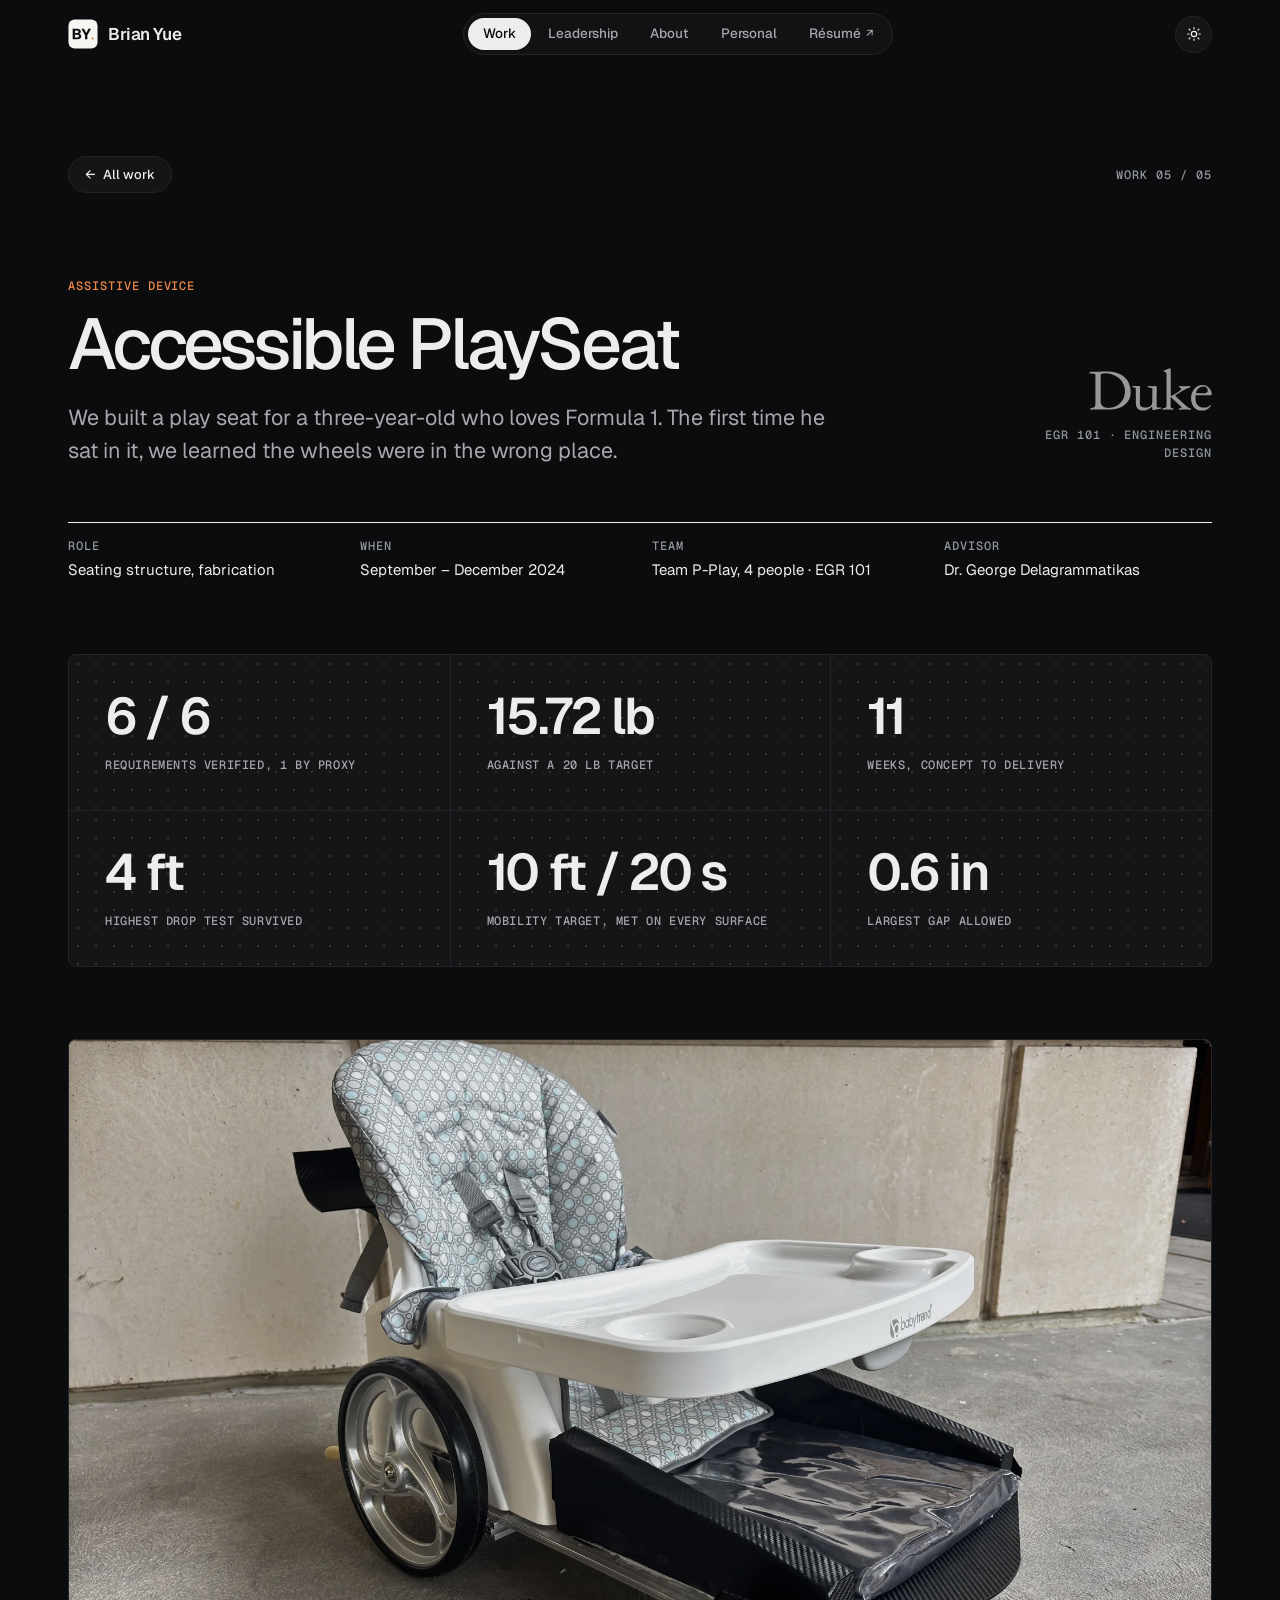
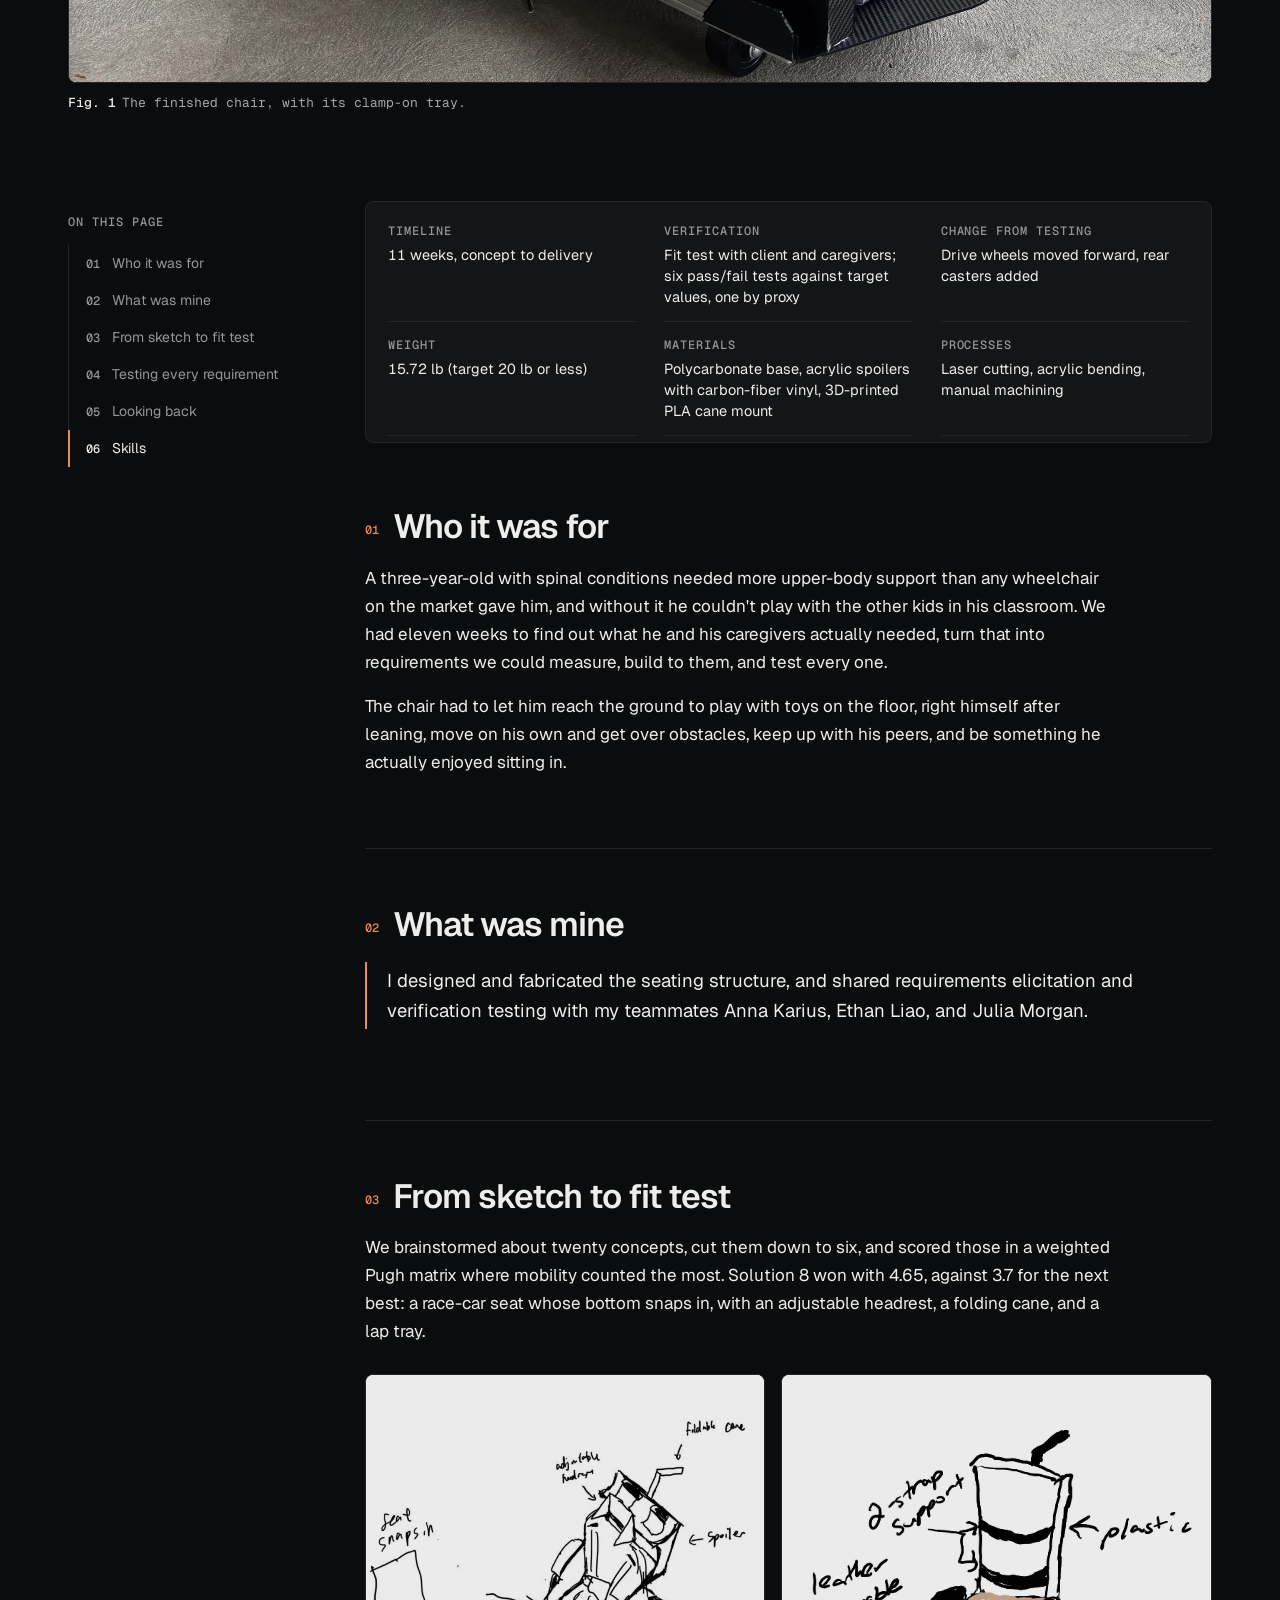
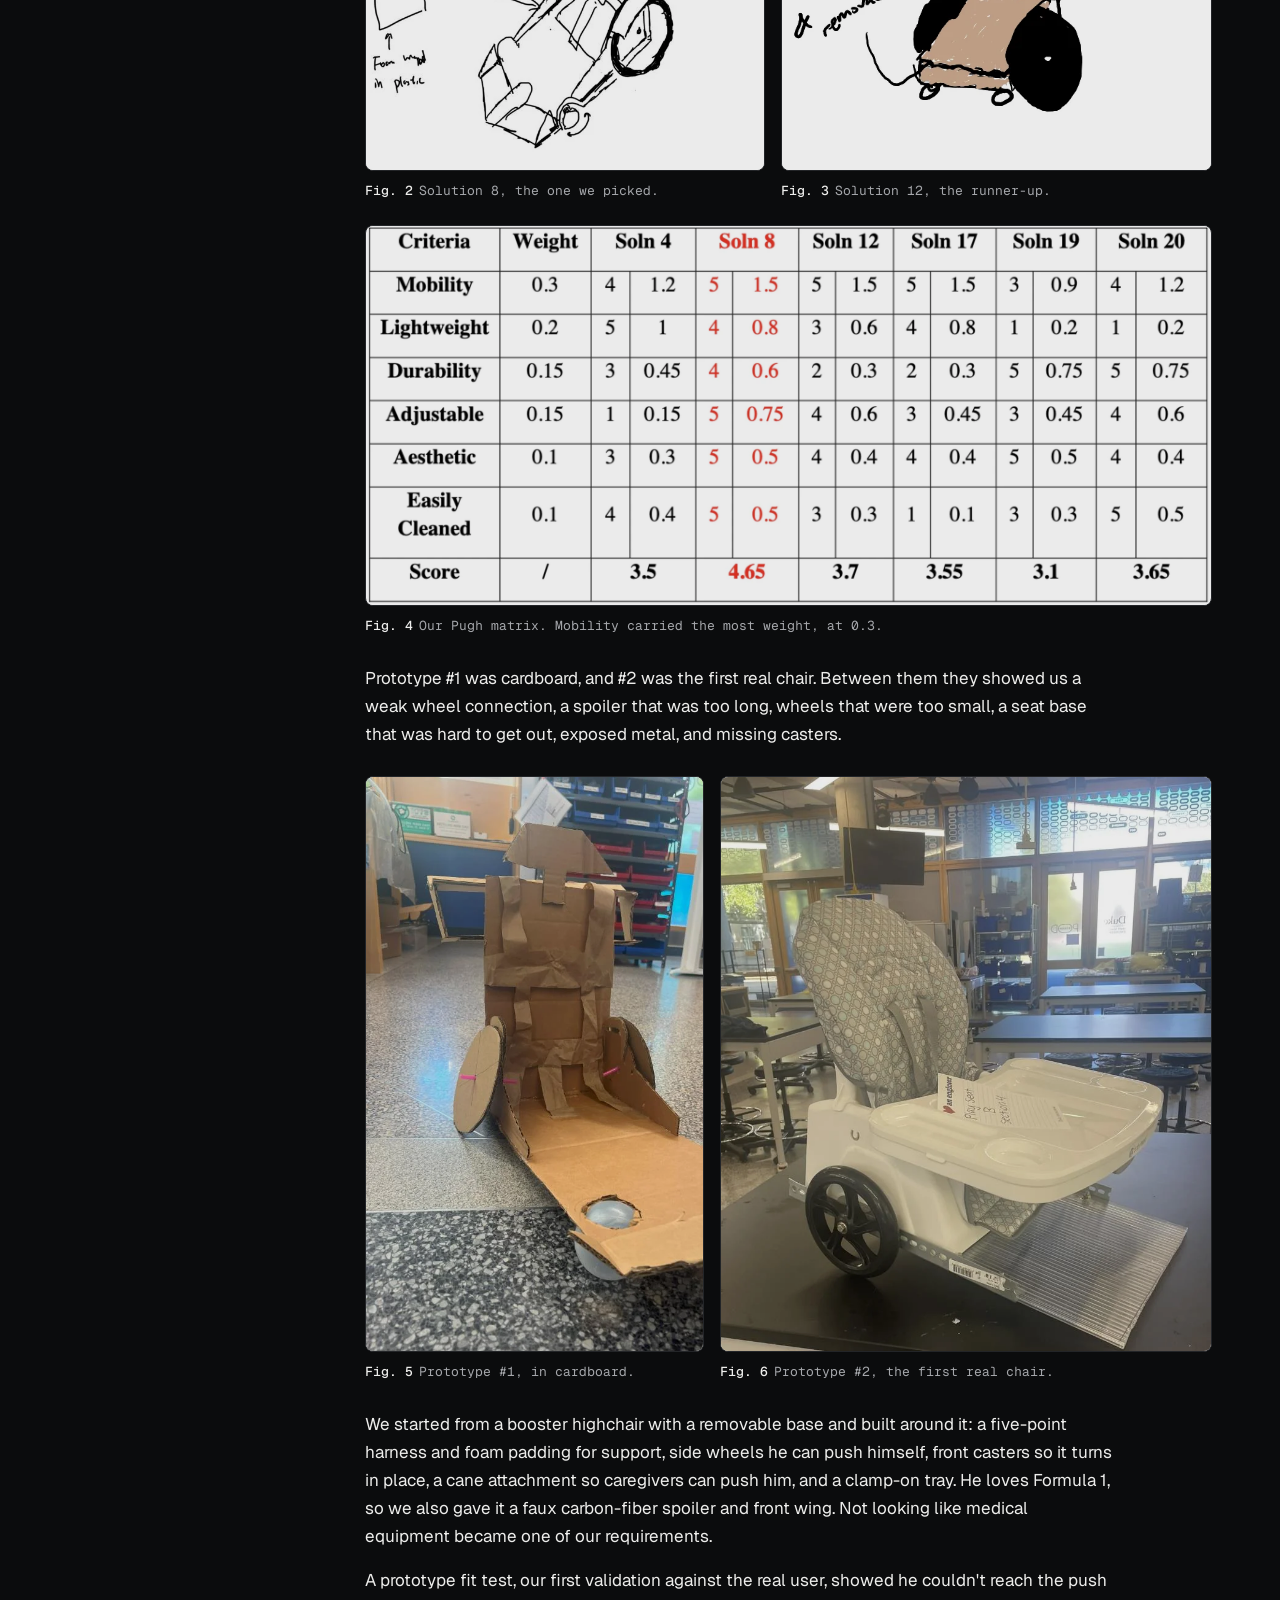
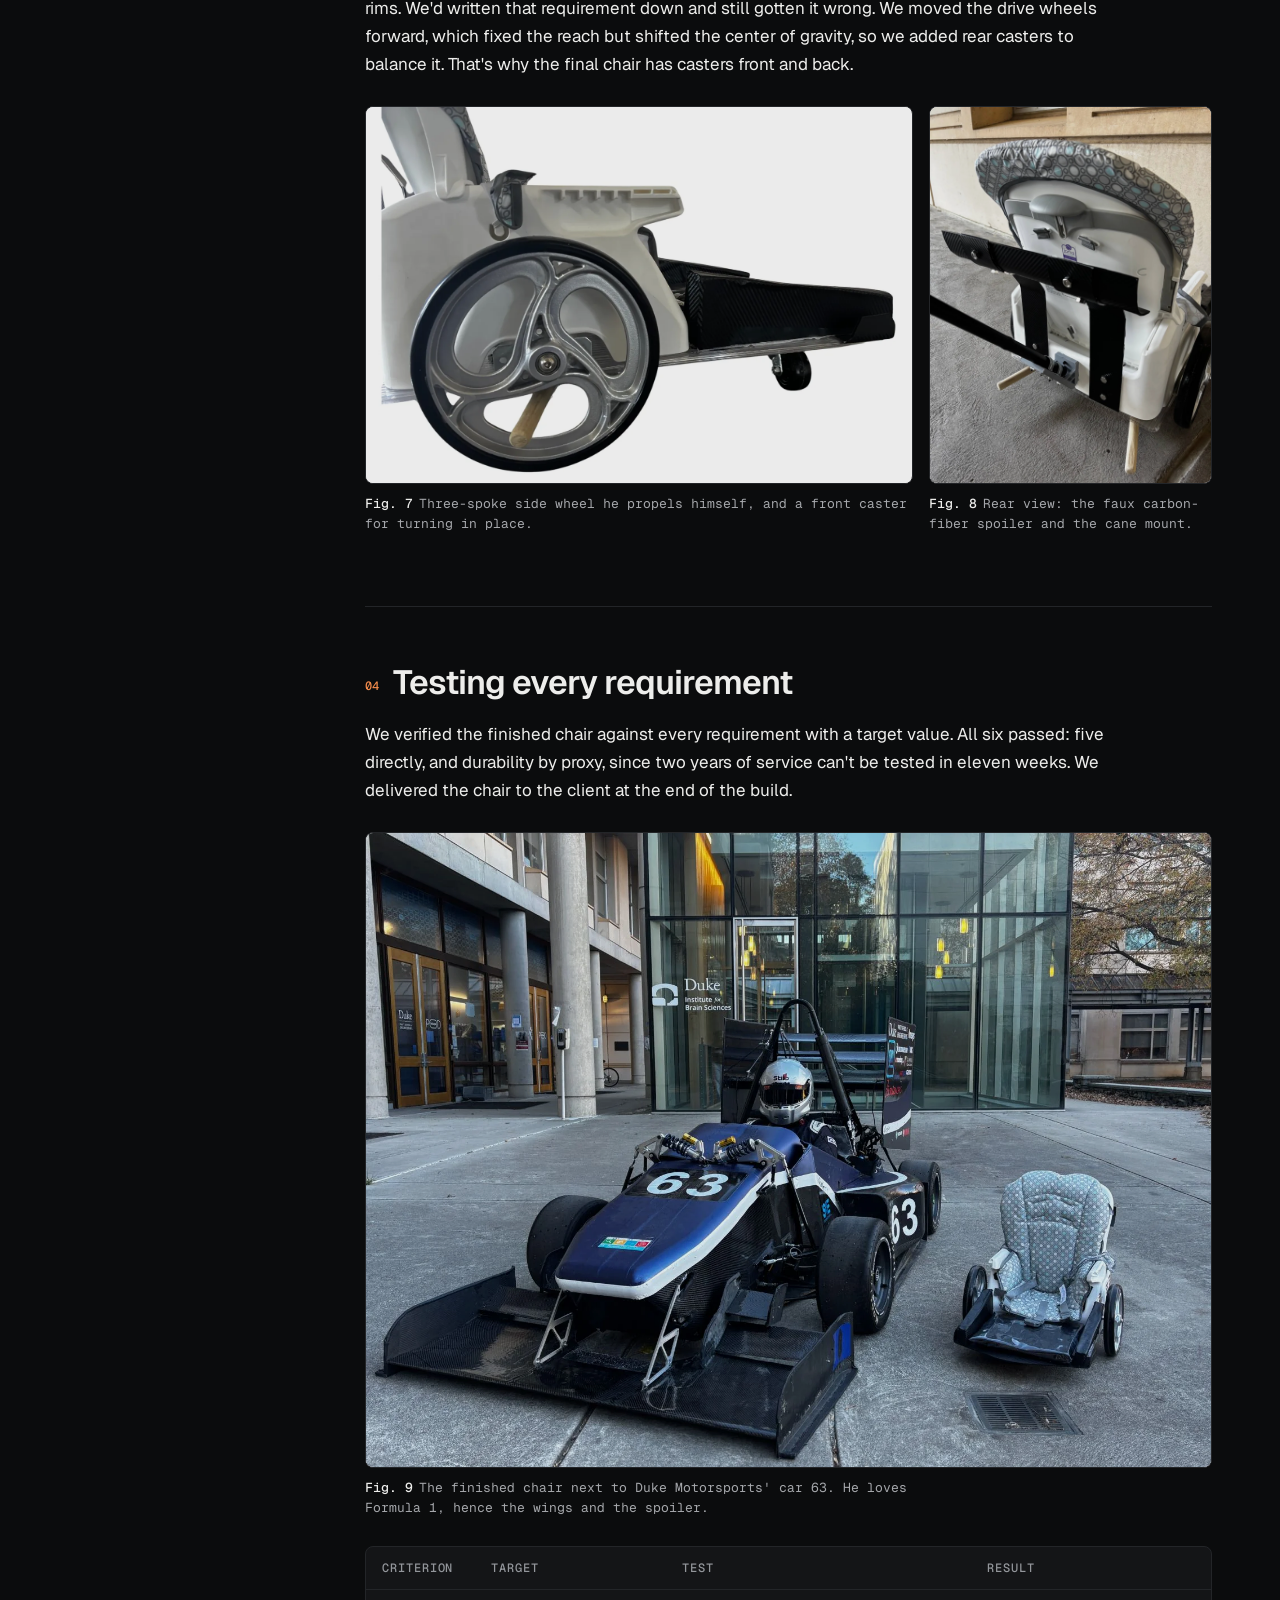
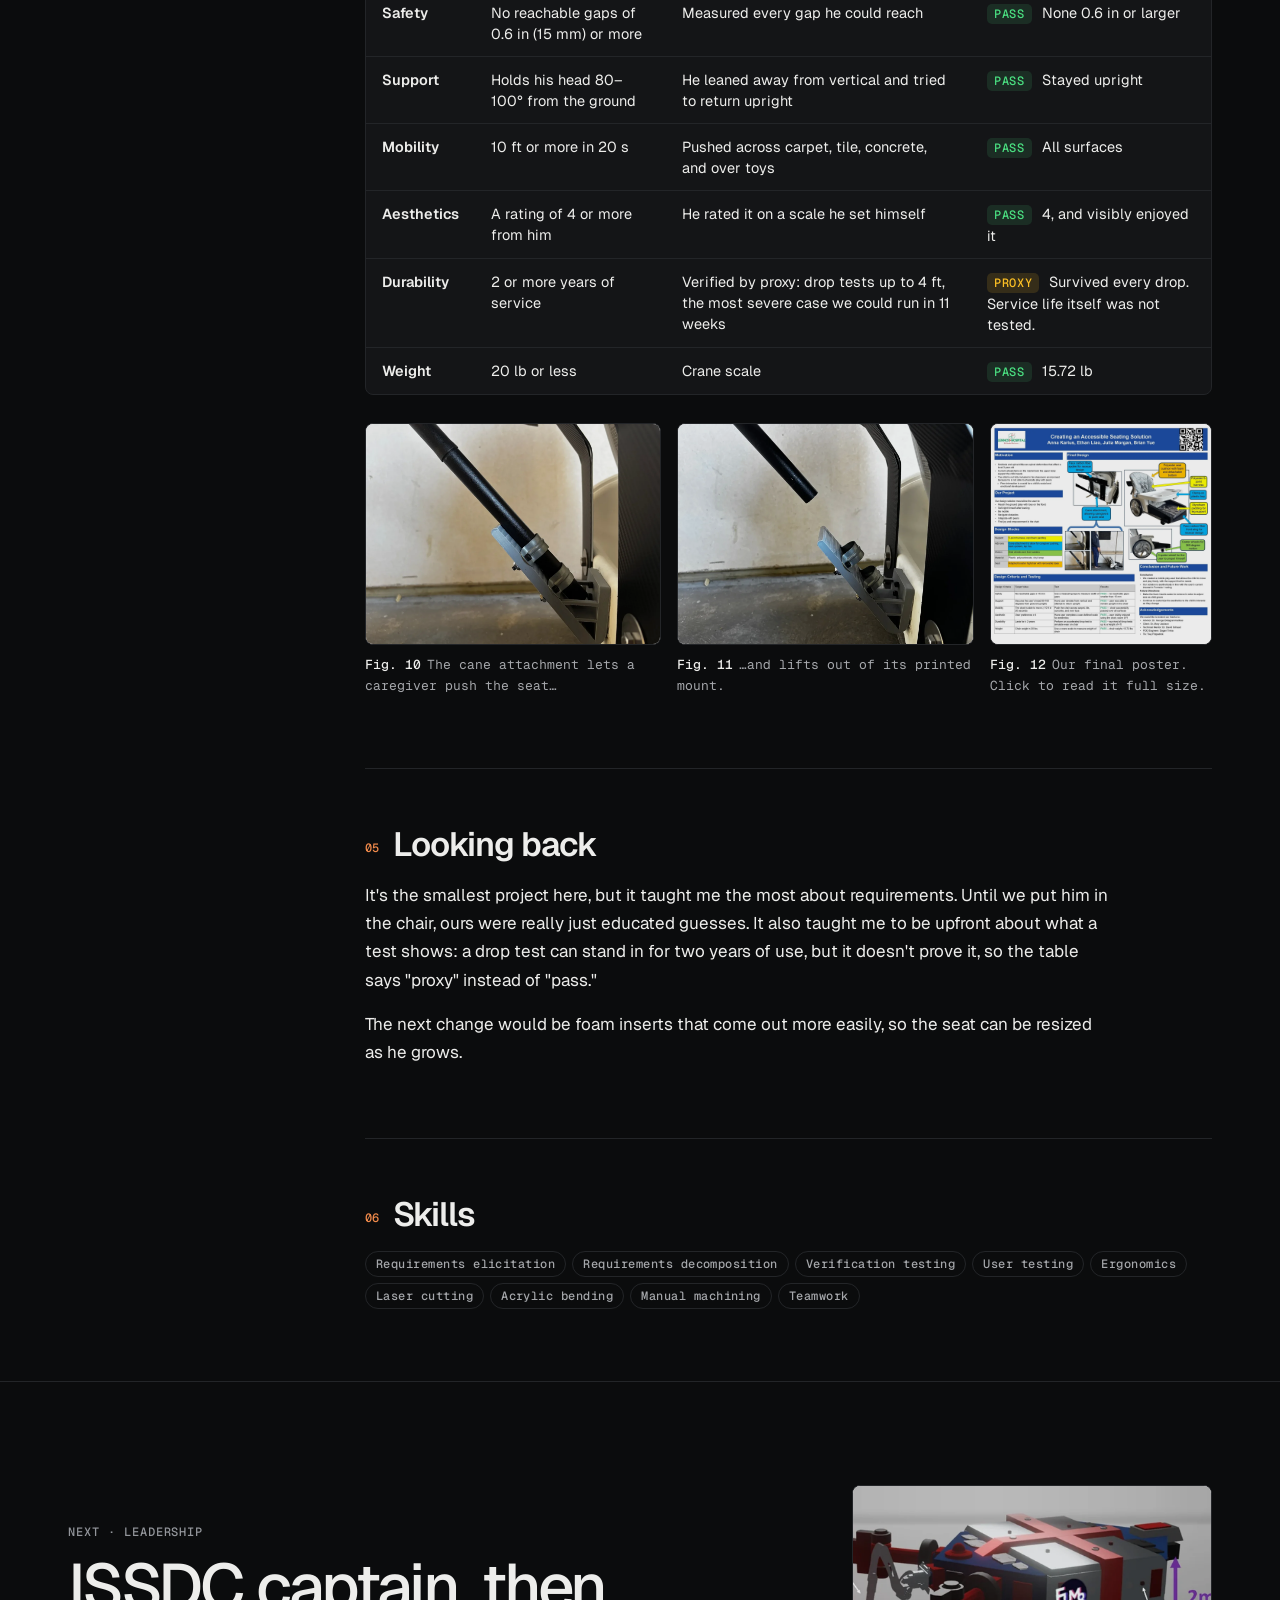
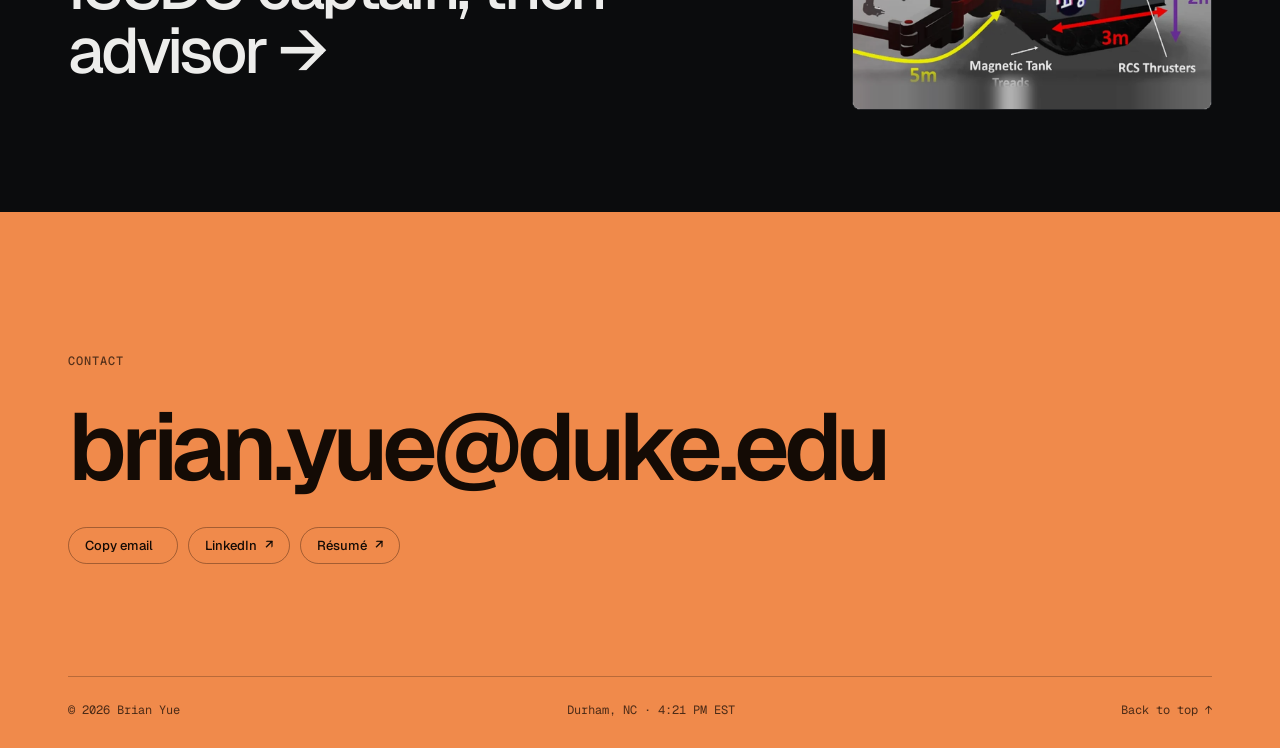
<file: work/playseat.html>
<!doctype html>
<html lang="en" data-theme="dark">
<head>
<meta charset="utf-8">
<meta name="viewport" content="width=device-width, initial-scale=1, viewport-fit=cover">
<title>Accessible PlaySeat · Brian Yue</title>
<meta name="description" content="We built a play seat for a three-year-old who loves Formula 1. The first time he sat in it, we learned the wheels were in the wrong place.">
<meta name="author" content="Brian Yue">
<meta name="color-scheme" content="light dark">
<meta name="theme-color" content="#0b0c0d">
<meta property="og:title" content="Accessible PlaySeat · Brian Yue">
<meta property="og:description" content="We built a play seat for a three-year-old who loves Formula 1. The first time he sat in it, we learned the wheels were in the wrong place.">
<meta property="og:type" content="website">
<meta property="og:site_name" content="Brian Yue">
<meta property="og:image" content="https://brianyue.me/images/og/playseat.jpg">
<meta property="og:image:width" content="1200">
<meta property="og:image:height" content="630">
<meta property="og:image:alt" content="Accessible PlaySeat · Brian Yue">
<meta name="twitter:card" content="summary_large_image">
<link rel="canonical" href="https://brianyue.me/work/playseat">
<meta property="og:url" content="https://brianyue.me/work/playseat">
<script type="application/ld+json">{"@context": "https://schema.org", "@graph": [{"@type": "BreadcrumbList", "itemListElement": [{"@type": "ListItem", "position": 1, "name": "Brian Yue", "item": "https://brianyue.me/"}, {"@type": "ListItem", "position": 2, "name": "Work", "item": "https://brianyue.me/#work"}, {"@type": "ListItem", "position": 3, "name": "Accessible PlaySeat", "item": "https://brianyue.me/work/playseat"}]}, {"@type": "Article", "@id": "https://brianyue.me/work/playseat#article", "headline": "Accessible PlaySeat", "description": "We built a play seat for a three-year-old who loves Formula 1. The first time he sat in it, we learned the wheels were in the wrong place.", "url": "https://brianyue.me/work/playseat", "mainEntityOfPage": "https://brianyue.me/work/playseat", "author": {"@id": "https://brianyue.me/#brian"}, "keywords": ["User testing", "Fabrication", "Requirements"], "image": "https://brianyue.me/images/playseat-iso.webp"}, {"@type": "Person", "@id": "https://brianyue.me/#brian", "name": "Brian Yue", "url": "https://brianyue.me/"}]}</script>
<link rel="icon" href="../favicon.svg" type="image/svg+xml">
<link rel="icon" href="../favicon.ico" sizes="48x48">
<link rel="apple-touch-icon" href="../apple-touch-icon.png">
<link rel="preconnect" href="https://fonts.googleapis.com">
<link rel="preconnect" href="https://fonts.gstatic.com" crossorigin>
<link rel="stylesheet" href="https://fonts.googleapis.com/css2?family=Geist:ital,wght@0,400;0,500;0,600;0,700;1,600..700&family=Geist+Mono:wght@400;500;600&display=swap">
<link rel="stylesheet" href="../assets/site.css">
<script>document.documentElement.classList.add('js');try{var th=localStorage.getItem('by-theme');if(th==='light'||th==='dark')document.documentElement.setAttribute('data-theme',th);}catch(e){}try{var q=location.search;if(/[?&]present=0/.test(q))sessionStorage.removeItem('by-present');else if(/[?&]present/.test(q))sessionStorage.setItem('by-present','1');if(sessionStorage.getItem('by-present')==='1'){document.documentElement.classList.add('present');document.documentElement.setAttribute('data-theme','light');}}catch(e){}window.addEventListener('error',function(e){var t=e.target;if(t&&t.tagName==='IMG'&&t.hasAttribute('data-logo')){t.remove();return;}if(!t||t.tagName!=='IMG'||!t.hasAttribute('data-dropin'))return;if(t.hasAttribute('data-optional')){var f=t.closest('figure');if(f){f.hidden=true;var r=f.closest('.figs');if(r&&!r.querySelector('figure:not([hidden])'))r.hidden=true;}return;}var b=t.closest('.frame,.media,.portrait');if(b){b.classList.add('is-missing');b.setAttribute('data-file',t.getAttribute('data-dropin'));}var a=t.closest('a[data-lightbox]');if(a){a.removeAttribute('href');a.removeAttribute('data-lightbox');}},true);</script>
</head>
<body data-base="../">
<a class="skip" href="#main">Skip to content</a>
<div class="progress" aria-hidden="true"></div>
<header class="site-header">
  <div class="wrap bar">
    <a class="brand" href="../index.html" aria-label="Brian Yue, home"><svg class="mark" viewBox="0 0 512 512" aria-hidden="true" focusable="false"><rect class="m-bg" x="8" y="8" width="496" height="496" rx="106"/><path class="m-fg" d="M79.9 346V166H150Q183.5 166 201.2 177.7Q218.9 189.5 218.9 214.9Q218.9 226.1 214.4 234.3Q209.8 242.6 201.1 247.4Q192.3 252.2 179.8 253.1L179.7 252.8Q202.5 254.2 214.5 265.7Q226.5 277.2 226.5 296.4Q226.5 321.5 208.9 333.7Q191.2 346 158.6 346ZM118.5 314.7H156.7Q170.6 314.7 179.1 309Q187.6 303.3 187.6 291.8Q187.6 280.3 179.2 274.4Q170.8 268.5 156.7 268.5H118.5ZM118.5 240.5H148.8Q163.1 240.5 171.5 235Q180 229.5 180 218.9Q180 207.8 171.8 202.6Q163.6 197.3 148.8 197.3H118.5ZM291.3 346V276.1L228.7 166H271.3L310.7 238.6L349.8 166H392.4L330 276.1V346Z"/><rect class="m-dot" x="405.1" y="319" width="27" height="27"/></svg><span class="wm">Brian Yue</span></a>
    <nav class="navpill" aria-label="Primary"><a href="../index.html#work" aria-current="page">Work</a><a href="../index.html#leadership">Leadership</a><a href="../about.html">About</a><a href="../personal.html" data-nav="personal">Personal</a><a href="../Brian-Yue-Resume.pdf" target="_blank" rel="noopener">Résumé <span class="ext" aria-hidden="true">↗</span></a></nav>
    <div class="bar-right">
      <button class="pill theme-btn" type="button" aria-label="Switch to light theme" title="Switch to light theme"><svg class="i-sun" viewBox="0 0 24 24" fill="none" stroke="currentColor" stroke-width="1.8" stroke-linecap="round" aria-hidden="true"><circle cx="12" cy="12" r="4"/><path d="M12 2.5v2M12 19.5v2M4.6 4.6 6 6M18 18l1.4 1.4M2.5 12h2M19.5 12h2M4.6 19.4 6 18M18 6l1.4-1.4"/></svg><svg class="i-moon" viewBox="0 0 24 24" fill="none" stroke="currentColor" stroke-width="1.8" stroke-linejoin="round" aria-hidden="true"><path d="M20 14.5A8 8 0 1 1 9.5 4a6.5 6.5 0 0 0 10.5 10.5z"/></svg></button>
      <button class="pill menu-btn" type="button" aria-expanded="false" aria-controls="menu"><span>Menu</span></button>
    </div>
  </div>
</header>
<div class="menu" id="menu" inert>
  <nav aria-label="Menu"><a href="../index.html">Home <span>00</span></a><a href="../index.html#work" aria-current="page">Work <span>01</span></a><a href="../index.html#leadership">Leadership <span>02</span></a><a href="../about.html">About <span>03</span></a><a href="../personal.html" data-nav="personal">Personal <span>04</span></a><a href="../Brian-Yue-Resume.pdf" target="_blank" rel="noopener">Résumé <span>PDF</span></a></nav>
  <a class="label menu-mail" href="mailto:brian.yue@duke.edu">brian.yue@duke.edu</a>
</div>

<main id="main">

<section class="p-hero">
  <div class="wrap">
    <div class="crumbs fade-in" style="--d:.05s">
      <a class="pill" href="../index.html#work"><span class="arrow">←</span> All work</a>
      <span class="label">Work 05 / 05</span>
    </div>
    <div class="p-head">
      <div>
        <p class="label accent fade-in" style="--d:.1s">Assistive device</p>
        <h1 class="split">Accessible PlaySeat</h1>
        <p class="p-lede fade-in" style="--d:.55s">We built a play seat for a three-year-old who loves Formula 1. The first time he sat in it, we learned the wheels were in the wrong place.</p>
      </div>
      <aside class="p-org fade-in" style="--d:.35s"><span class="p-org-logo" role="img" aria-label="Duke University" style="--w:123px;--h:44px;--ar:2.800;-webkit-mask-image:url(../images/logo-duke.svg);mask-image:url(../images/logo-duke.svg)"></span><span class="label">EGR 101 · Engineering Design</span></aside>
    </div>
    <dl class="meta-grid fade-in" style="--d:.7s"><div><dt>Role</dt><dd>Seating structure, fabrication</dd></div><div><dt>When</dt><dd>September – December 2024</dd></div><div><dt>Team</dt><dd>Team P-Play, 4 people · EGR 101</dd></div><div><dt>Advisor</dt><dd>Dr. George Delagrammatikas</dd></div></dl>
  </div>
</section>

<div class="wrap">
  <div class="stats nums" data-reveal><div><div class="big">6 / 6</div><div class="cap">requirements verified, 1 by proxy</div></div><div><div class="big">15.72 lb</div><div class="cap">against a 20 lb target</div></div><div><div class="big">11</div><div class="cap">weeks, concept to delivery</div></div><div><div class="big">4 ft</div><div class="cap">highest drop test survived</div></div><div><div class="big">10 ft / 20 s</div><div class="cap">mobility target, met on every surface</div></div><div><div class="big">0.6 in</div><div class="cap">largest gap allowed</div></div></div>
  <figure class="p-lead" data-reveal><div class="frame"><a href="../images/playseat-iso.webp" data-lightbox="playseat"><img src="../images/playseat-iso.webp" width="2000" height="1500" fetchpriority="high" style="object-position: 50% 58%" alt="The finished PlaySeat outdoors: a padded seat with a five-point harness on a white base, a clamp-on tray, a large three-spoke side wheel, and a black faux carbon-fiber front wing over the leg padding."></a></div><figcaption><b>Fig. 1</b>The finished chair, with its clamp-on tray.</figcaption></figure>
  <div class="p-body">
    <aside class="toc" aria-label="On this page"><p class="label">On this page</p><ol><li><a href="#challenge"><span>01</span>Who it was for</a></li><li><a href="#contribution"><span>02</span>What was mine</a></li><li><a href="#process"><span>03</span>From sketch to fit test</a></li><li><a href="#outcome"><span>04</span>Testing every requirement</a></li><li><a href="#reflection"><span>05</span>Looking back</a></li><li><a href="#skills"><span>06</span>Skills</a></li></ol></aside>
    <div>
      <div class="glance" data-reveal><dl><div><dt>Timeline</dt><dd>11 weeks, concept to delivery</dd></div><div><dt>Verification</dt><dd>Fit test with client and caregivers; six pass/fail tests against target values, one by proxy</dd></div><div><dt>Change from testing</dt><dd>Drive wheels moved forward, rear casters added</dd></div><div><dt>Weight</dt><dd>15.72 lb (target 20 lb or less)</dd></div><div><dt>Materials</dt><dd>Polycarbonate base, acrylic spoilers with carbon-fiber vinyl, 3D-printed PLA cane mount</dd></div><div><dt>Processes</dt><dd>Laser cutting, acrylic bending, manual machining</dd></div></dl></div>
      <section class="p-sec" id="challenge" data-reveal>
        <h2><span class="n">01</span>Who it was for</h2>
        <div class="prose"><p>A three-year-old with spinal conditions needed more upper-body support than any wheelchair on the market gave him, and without it he couldn't play with the other kids in his classroom. We had eleven weeks to find out what he and his caregivers actually needed, turn that into requirements we could measure, build to them, and test every one.</p>
<p>The chair had to let him reach the ground to play with toys on the floor, right himself after leaning, move on his own and get over obstacles, keep up with his peers, and be something he actually enjoyed sitting in.</p></div>
      </section>
      <section class="p-sec" id="contribution" data-reveal>
        <h2><span class="n">02</span>What was mine</h2>
        <p class="contrib">I designed and fabricated the seating structure, and shared requirements elicitation and verification testing with my teammates Anna Karius, Ethan Liao, and Julia Morgan.</p>
      </section>
      <section class="p-sec" id="process" data-reveal>
        <h2><span class="n">03</span>From sketch to fit test</h2>
        <div class="prose"><p>We brainstormed about twenty concepts, cut them down to six, and scored those in a weighted Pugh matrix where mobility counted the most. Solution 8 won with 4.65, against 3.7 for the next best: a race-car seat whose bottom snaps in, with an adjustable headrest, a folding cane, and a lap tray.</p></div>
<div class="figs"><div class="row" data-reveal><figure style="--ar: 1.007"><div class="frame contain"><a href="../images/playseat-sketch-8.webp" data-lightbox="playseat"><img src="../images/playseat-sketch-8.webp" width="672" height="667" loading="lazy" alt="Hand sketch of Solution 8: a race-car style seat with a spoiler, an adjustable headrest, a foldable cane, and a seat that snaps in."></a></div><figcaption><b>Fig. 2</b>Solution 8, the one we picked.</figcaption></figure><figure style="--ar: 1.083"><div class="frame contain"><a href="../images/playseat-sketch-12.webp" data-lightbox="playseat"><img src="../images/playseat-sketch-12.webp" width="600" height="554" loading="lazy" alt="Hand sketch of Solution 12: an upright chair with two support straps, a removable leather seat, and large wheels."></a></div><figcaption><b>Fig. 3</b>Solution 12, the runner-up.</figcaption></figure></div><div class="row" data-reveal><figure style="--ar: 2.228"><div class="frame contain"><a href="../images/playseat-pugh.webp" data-lightbox="playseat"><img src="../images/playseat-pugh.webp" width="1800" height="808" loading="lazy" alt="Pugh matrix scoring six solutions on mobility, weight, durability, adjustability, aesthetics, and ease of cleaning; Solution 8 scores highest at 4.65."></a></div><figcaption><b>Fig. 4</b>Our Pugh matrix. Mobility carried the most weight, at 0.3.</figcaption></figure></div></div>
<div class="prose" style="margin-top:28px"><p>Prototype #1 was cardboard, and #2 was the first real chair. Between them they showed us a weak wheel connection, a spoiler that was too long, wheels that were too small, a seat base that was hard to get out, exposed metal, and missing casters.</p></div>
<div class="figs"><div class="row" data-reveal><figure style="--ar: 0.588"><div class="frame"><a href="../images/playseat-proto-1.webp" data-lightbox="playseat"><img src="../images/playseat-proto-1.webp" width="550" height="935" loading="lazy" alt="Cardboard mock-up of the seat with a tall back, cardboard side wheels, and a flat base."></a></div><figcaption><b>Fig. 5</b>Prototype #1, in cardboard.</figcaption></figure><figure style="--ar: 0.855"><div class="frame"><a href="../images/playseat-proto-2.webp" data-lightbox="playseat"><img src="../images/playseat-proto-2.webp" width="799" height="935" loading="lazy" alt="The second prototype: a white booster highchair with a patterned seat cover, a tray, and a large side wheel, on a lab bench."></a></div><figcaption><b>Fig. 6</b>Prototype #2, the first real chair.</figcaption></figure></div></div>
<div class="prose" style="margin-top:28px"><p>We started from a booster highchair with a removable base and built around it: a five-point harness and foam padding for support, side wheels he can push himself, front casters so it turns in place, a cane attachment so caregivers can push him, and a clamp-on tray. He loves Formula 1, so we also gave it a faux carbon-fiber spoiler and front wing. Not looking like medical equipment became one of our requirements.</p>
<p>A prototype fit test, our first validation against the real user, showed he couldn't reach the push rims. We'd written that requirement down and still gotten it wrong. We moved the drive wheels forward, which fixed the reach but shifted the center of gravity, so we added rear casters to balance it. That's why the final chair has casters front and back.</p></div>
<div class="figs"><div class="row" data-reveal><figure style="--ar: 1.451"><div class="frame contain"><a href="../images/playseat-wheel.webp" data-lightbox="playseat"><img src="../images/playseat-wheel.webp" width="1400" height="965" loading="lazy" alt="Close-up side view of the final chair&#x27;s large three-spoke wheel, footrest, and small front caster."></a></div><figcaption><b>Fig. 7</b>Three-spoke side wheel he propels himself, and a front caster for turning in place.</figcaption></figure><figure style="--ar: 0.750"><div class="frame"><a href="../images/playseat-rear.webp" data-lightbox="playseat"><img src="../images/playseat-rear.webp" width="1200" height="1600" loading="lazy" alt="Rear view of the chair: a black faux carbon-fiber spoiler bolted across the seat back, and a grey mount holding a black cane."></a></div><figcaption><b>Fig. 8</b>Rear view: the faux carbon-fiber spoiler and the cane mount.</figcaption></figure></div></div>
      </section>
      <section class="p-sec" id="outcome" data-reveal>
        <h2><span class="n">04</span>Testing every requirement</h2>
        <div class="prose"><p>We verified the finished chair against every requirement with a target value. All six passed: five directly, and durability by proxy, since two years of service can't be tested in eleven weeks. We delivered the chair to the client at the end of the build.</p></div>
<div class="figs"><div class="row" data-reveal><figure style="--ar: 1.333"><div class="frame"><a href="../images/playseat-car63.webp" data-lightbox="playseat"><img src="../images/playseat-car63.webp" width="1500" height="1125" loading="lazy" alt="The finished chair parked next to Duke Motorsports&#x27; Formula SAE car, number 63, with a helmeted driver in the car, outside Duke&#x27;s engineering buildings."></a></div><figcaption><b>Fig. 9</b>The finished chair next to Duke Motorsports' car 63. He loves Formula 1, hence the wings and the spoiler.</figcaption></figure></div></div>
<div class="figs" data-reveal><div class="vtable-wrap"><table class="vtable">
  <thead><tr><th scope="col">Criterion</th><th scope="col">Target</th><th scope="col">Test</th><th scope="col">Result</th></tr></thead>
  <tbody>
    <tr><th scope="row">Safety</th><td data-label="Target">No reachable gaps of 0.6 in (15 mm) or more</td><td data-label="Test">Measured every gap he could reach</td><td data-label="Result"><span class="pass">Pass</span> None 0.6 in or larger</td></tr>
    <tr><th scope="row">Support</th><td data-label="Target">Holds his head 80–100° from the ground</td><td data-label="Test">He leaned away from vertical and tried to return upright</td><td data-label="Result"><span class="pass">Pass</span> Stayed upright</td></tr>
    <tr><th scope="row">Mobility</th><td data-label="Target">10 ft or more in 20 s</td><td data-label="Test">Pushed across carpet, tile, concrete, and over toys</td><td data-label="Result"><span class="pass">Pass</span> All surfaces</td></tr>
    <tr><th scope="row">Aesthetics</th><td data-label="Target">A rating of 4 or more from him</td><td data-label="Test">He rated it on a scale he set himself</td><td data-label="Result"><span class="pass">Pass</span> 4, and visibly enjoyed it</td></tr>
    <tr><th scope="row">Durability</th><td data-label="Target">2 or more years of service</td><td data-label="Test">Verified by proxy: drop tests up to 4 ft, the most severe case we could run in 11 weeks</td><td data-label="Result"><span class="pass proxy">Proxy</span> Survived every drop. Service life itself was not tested.</td></tr>
    <tr><th scope="row">Weight</th><td data-label="Target">20 lb or less</td><td data-label="Test">Crane scale</td><td data-label="Result"><span class="pass">Pass</span> 15.72 lb</td></tr>
  </tbody>
</table></div></div>
<div class="figs"><div class="row" data-reveal><figure style="--ar: 1.333"><div class="frame"><a href="../images/playseat-cane.webp" data-lightbox="playseat"><img src="../images/d/playseat-cane-1152.webp" width="1600" height="1200" loading="lazy" alt="A black cane clamped into a grey 3D-printed mount on the back of the chair."></a></div><figcaption><b>Fig. 10</b>The cane attachment lets a caregiver push the seat…</figcaption></figure><figure style="--ar: 1.333"><div class="frame"><a href="../images/playseat-cane-out.webp" data-lightbox="playseat"><img src="../images/d/playseat-cane-out-1152.webp" width="1600" height="1200" loading="lazy" alt="The same mount with the cane lifted out, showing its two metal clamps."></a></div><figcaption><b>Fig. 11</b>…and lifts out of its printed mount.</figcaption></figure><figure style="--ar: 1.000"><div class="frame contain"><a href="../images/playseat-poster.webp" data-lightbox="playseat"><img src="../images/d/playseat-poster-1152.webp" width="2400" height="2400" loading="lazy" alt="Team poster titled Creating an Accessible Seating Solution, with sections for motivation, project goals, design blocks, the final design with labeled features, the design criteria and testing table, conclusions, and acknowledgements."></a></div><figcaption><b>Fig. 12</b>Our final poster. Click to read it full size.</figcaption></figure></div></div>
      </section>
      <section class="p-sec" id="reflection" data-reveal>
        <h2><span class="n">05</span>Looking back</h2>
        <div class="prose"><p>It's the smallest project here, but it taught me the most about requirements. Until we put him in the chair, ours were really just educated guesses. It also taught me to be upfront about what a test shows: a drop test can stand in for two years of use, but it doesn't prove it, so the table says "proxy" instead of "pass."</p>
<p>The next change would be foam inserts that come out more easily, so the seat can be resized as he grows.</p></div>
      </section>
      <section class="p-sec" id="skills" data-reveal>
        <h2><span class="n">06</span>Skills</h2>
        <ul class="tags"><li>Requirements elicitation</li><li>Requirements decomposition</li><li>Verification testing</li><li>User testing</li><li>Ergonomics</li><li>Laser cutting</li><li>Acrylic bending</li><li>Manual machining</li><li>Teamwork</li></ul>
      </section>
    </div>
  </div>
</div>

<section class="next">
  <div class="wrap">
    <a href="../leadership/issdc.html">
      <div><p class="label">Next · Leadership</p><p class="t">ISSDC captain, then advisor <span class="arrow">→</span></p></div>
      <div class="media"><img src="../images/card-issdc.webp" loading="lazy" alt="Dual-mode welding robot concept"></div>
    </a>
  </div>
</section>
</main>

<footer class="site-footer" id="contact">
  <div class="wrap">
    <p class="label" data-reveal>Contact</p>
    <a class="contact-big" href="mailto:brian.yue@duke.edu" data-reveal>brian.yue@duke.edu</a>
    <div class="actions" data-reveal>
      <button class="pill" type="button" data-copy="brian.yue@duke.edu">Copy email <span class="hint"></span></button>
      <a class="pill" href="https://www.linkedin.com/in/brianyihanyue/" target="_blank" rel="noopener">LinkedIn <span class="arrow">↗</span></a>
      <a class="pill" href="../Brian-Yue-Resume.pdf" target="_blank" rel="noopener">Résumé <span class="arrow">↗</span></a>
    </div>
    <div class="foot-bar">
      <span>© 2026 Brian Yue</span>
      <span data-clock>Durham, NC</span>
      <a href="#main">Back to top ↑</a>
    </div>
  </div>
</footer>

<dialog class="lb" id="lightbox" aria-label="Image viewer">
  <div class="lb-inner"><img alt=""><p class="lb-cap"></p></div>
  <button class="lb-btn" type="button" data-close>Close</button>
  <button class="lb-btn lb-nav lb-prev" type="button" data-step="-1" aria-label="Previous image">‹</button>
  <button class="lb-btn lb-nav lb-next" type="button" data-step="1" aria-label="Next image">›</button>
</dialog>
<script src="../personal/categories.js"></script>
<script src="../personal/gallery.js"></script>
<script src="../assets/site.js"></script>
</body>
</html>
</file>
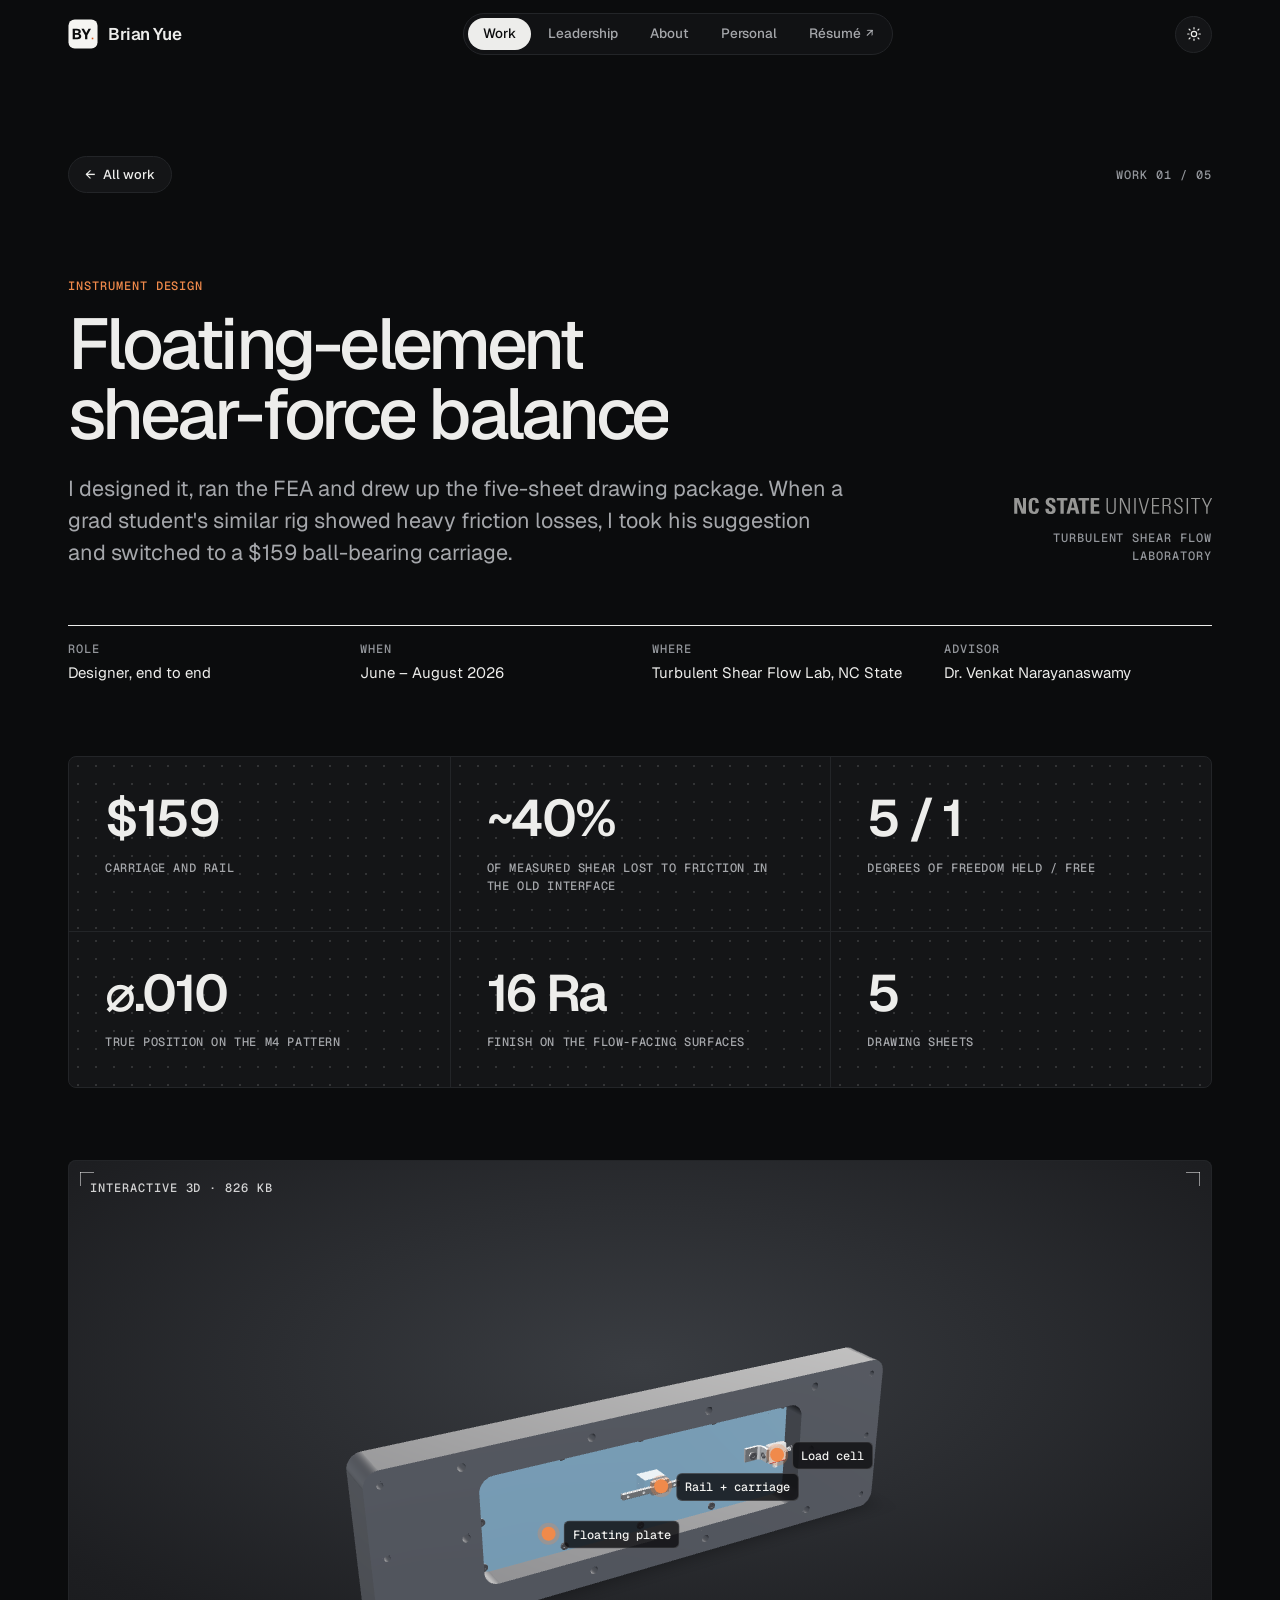
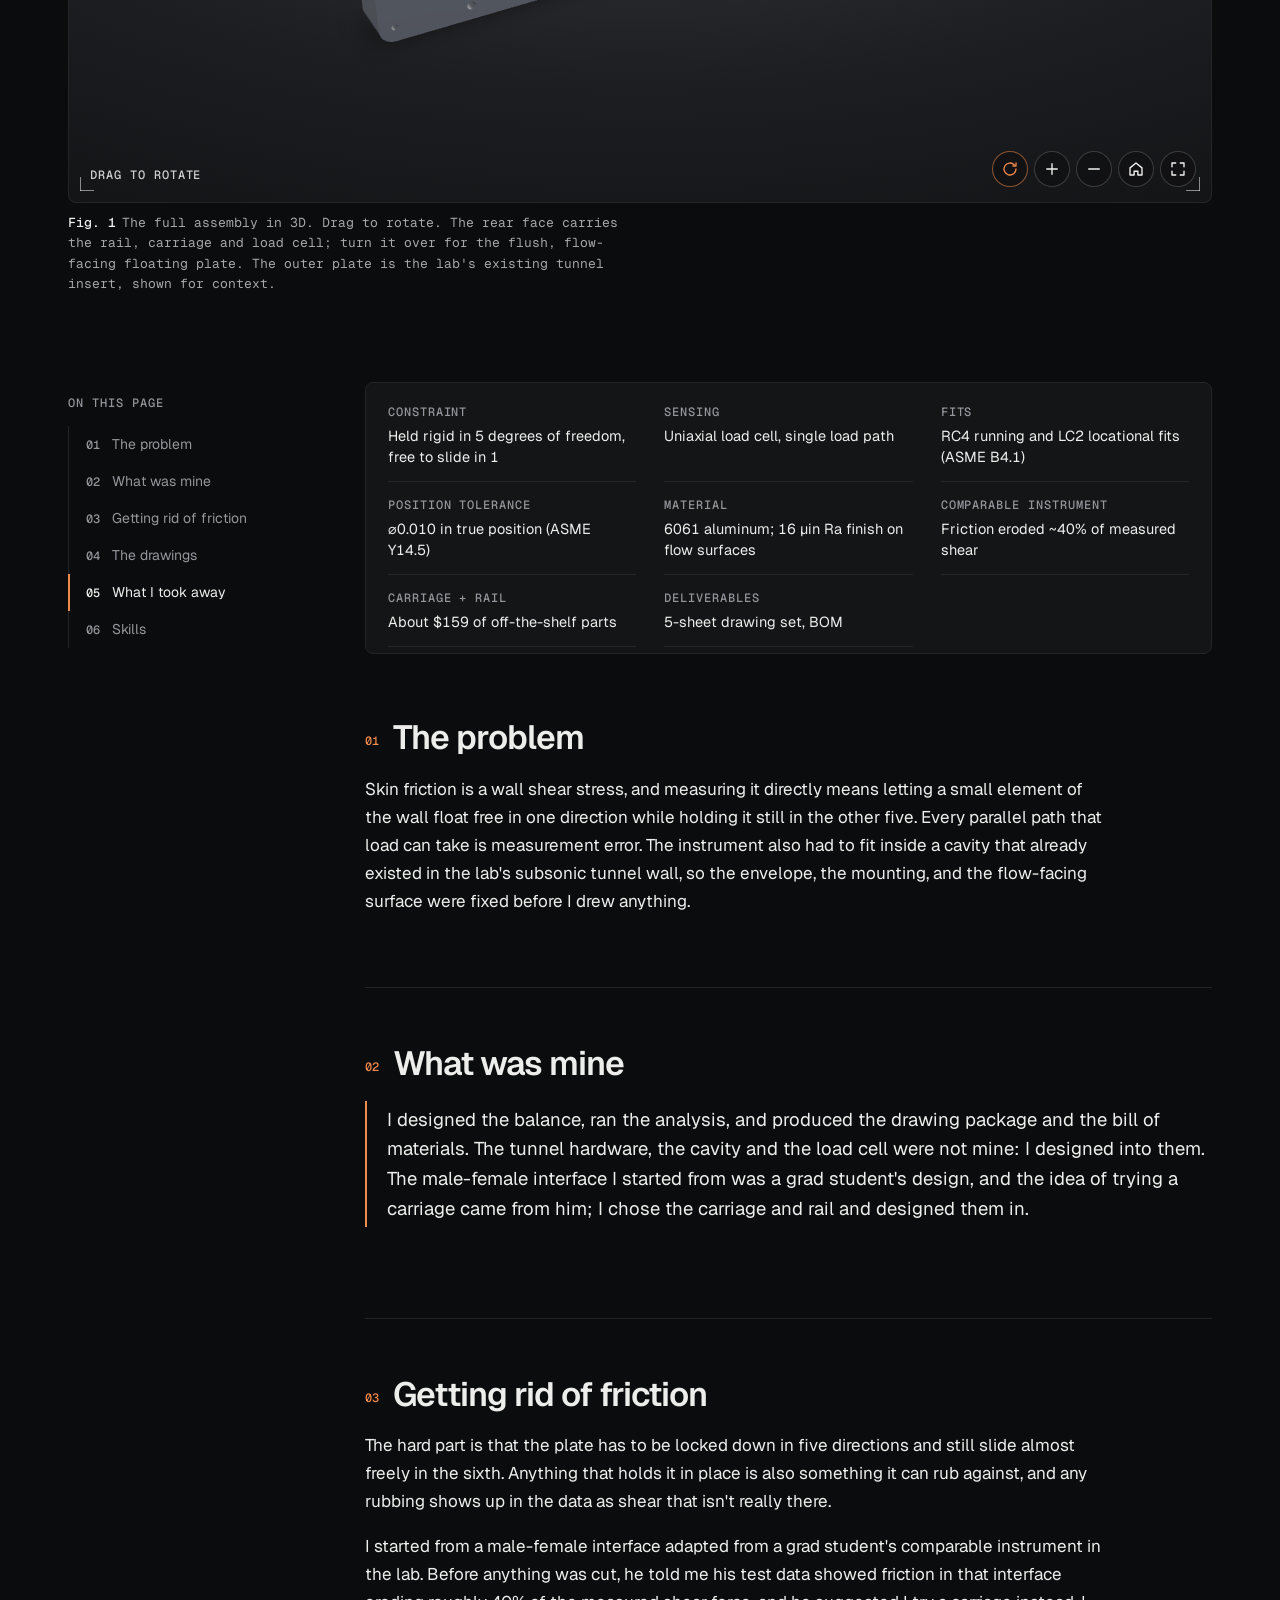
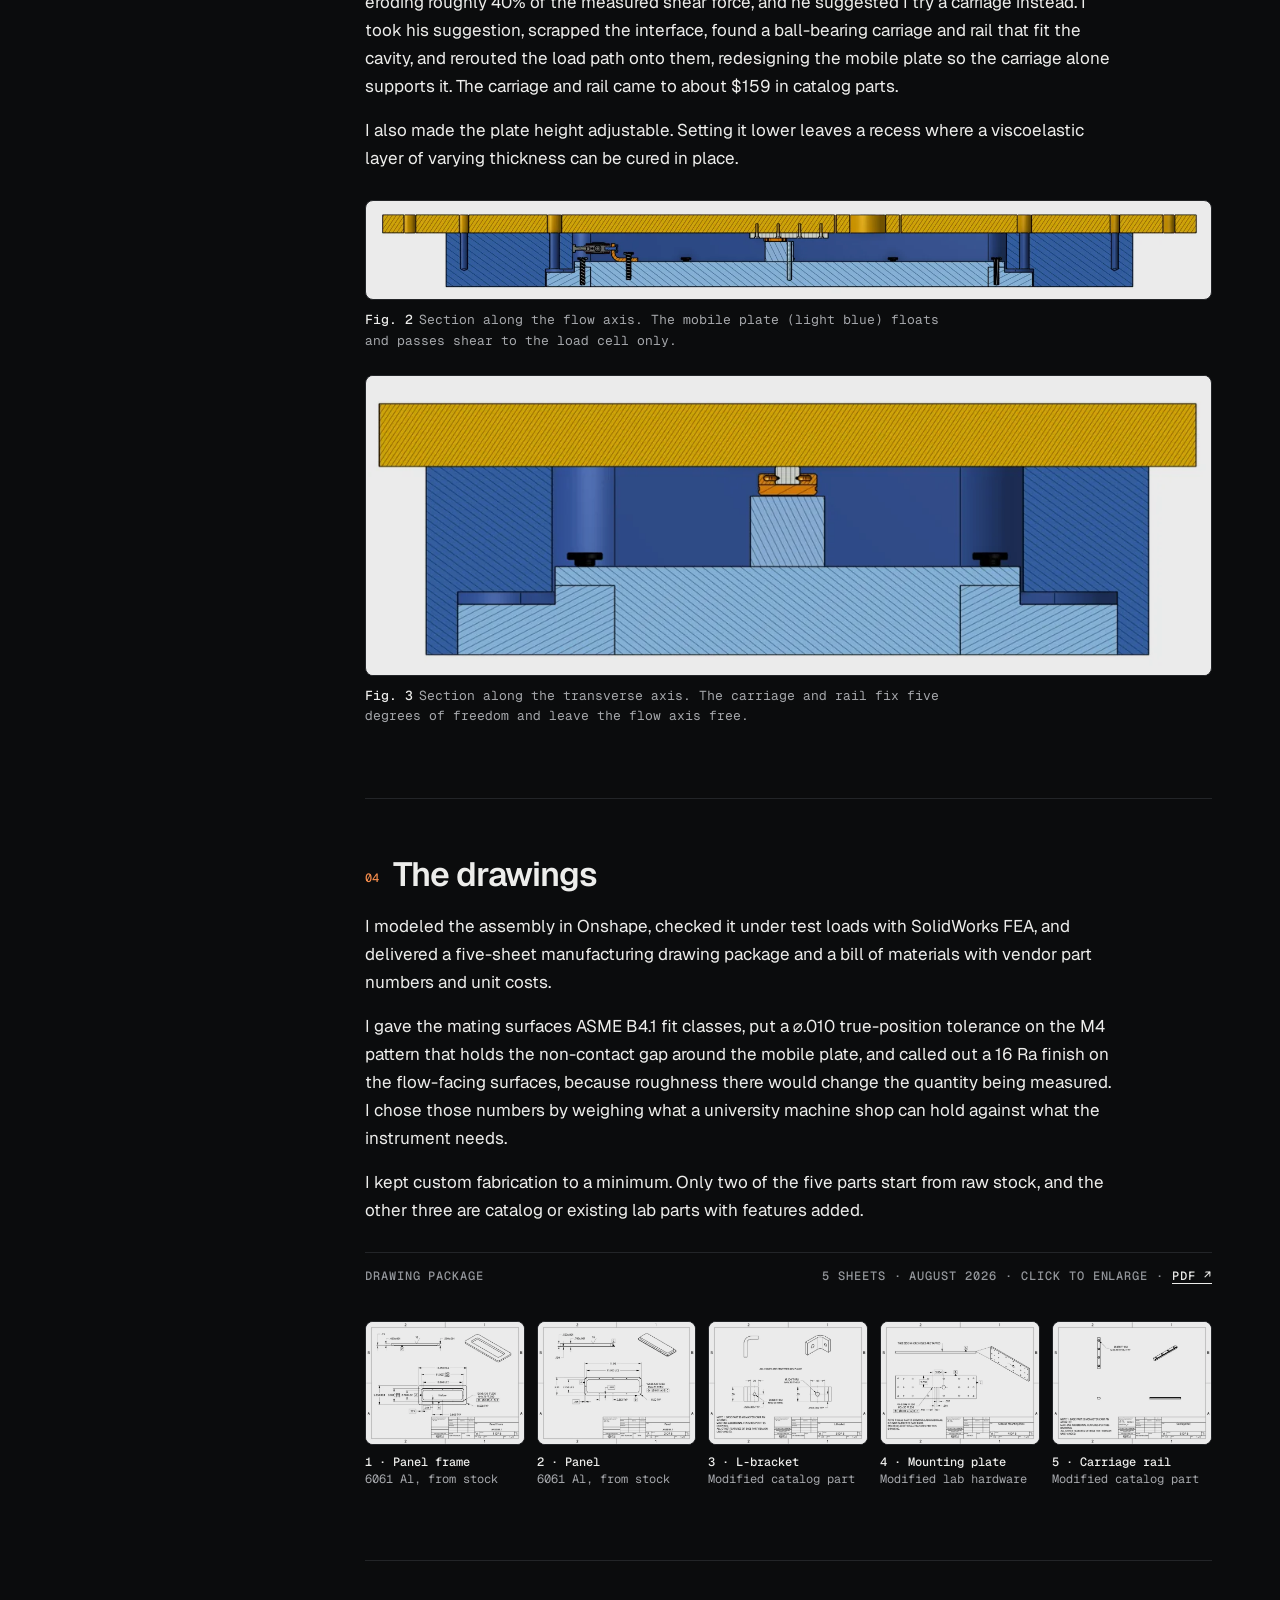
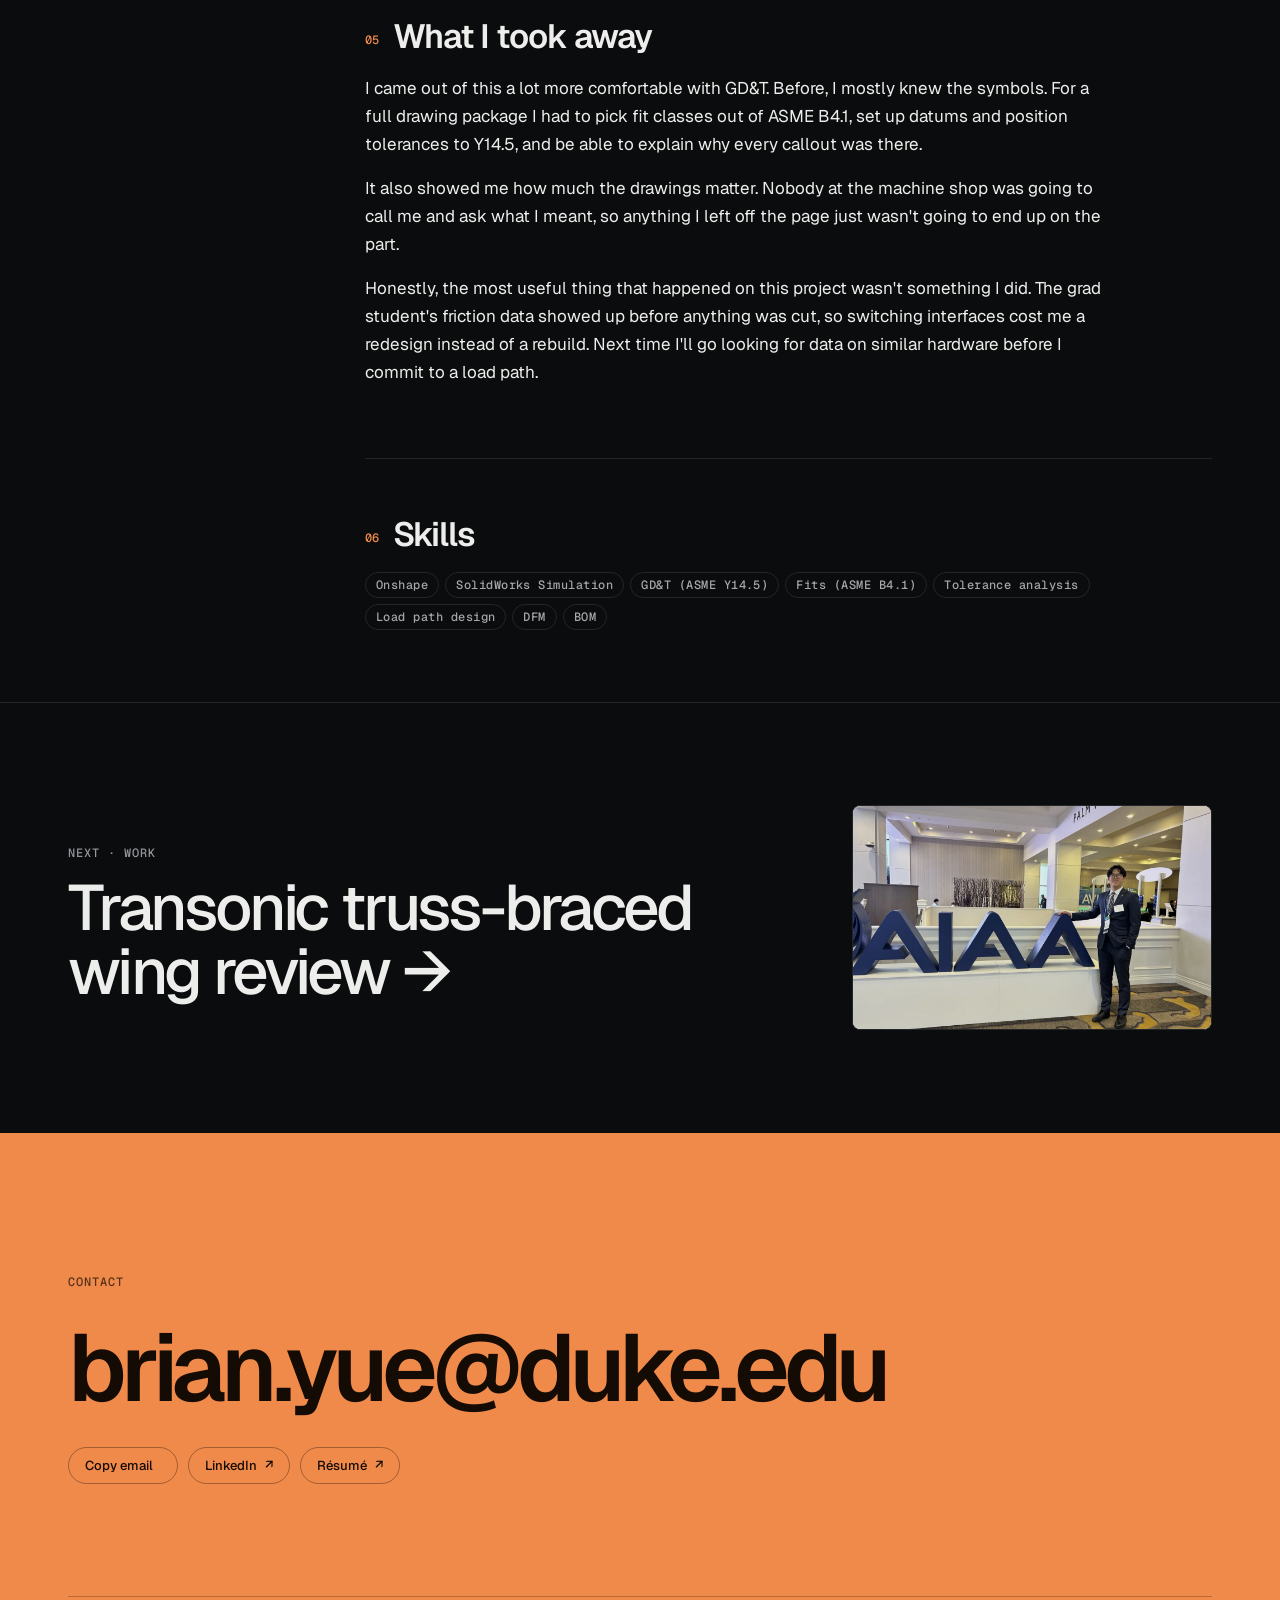
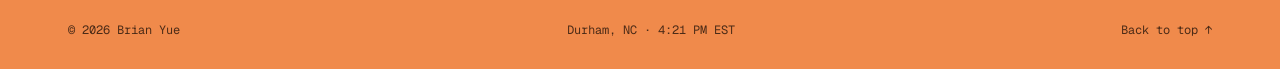
<file: work/shear-balance.html>
<!doctype html>
<html lang="en" data-theme="dark">
<head>
<meta charset="utf-8">
<meta name="viewport" content="width=device-width, initial-scale=1, viewport-fit=cover">
<title>Floating-element shear-force balance · Brian Yue</title>
<meta name="description" content="A floating-element shear-force balance for a subsonic wind tunnel: load path design, a GD&amp;T drawing package, FEA, and a ~$159 carriage-and-rail redesign.">
<meta name="author" content="Brian Yue">
<meta name="color-scheme" content="light dark">
<meta name="theme-color" content="#0b0c0d">
<meta property="og:title" content="Floating-element shear-force balance · Brian Yue">
<meta property="og:description" content="A floating-element shear-force balance for a subsonic wind tunnel: load path design, a GD&amp;T drawing package, FEA, and a ~$159 carriage-and-rail redesign.">
<meta property="og:type" content="website">
<meta property="og:site_name" content="Brian Yue">
<meta property="og:image" content="https://brianyue.me/images/og/shear-balance.jpg">
<meta property="og:image:width" content="1200">
<meta property="og:image:height" content="630">
<meta property="og:image:alt" content="Floating-element shear-force balance · Brian Yue">
<meta name="twitter:card" content="summary_large_image">
<link rel="canonical" href="https://brianyue.me/work/shear-balance">
<meta property="og:url" content="https://brianyue.me/work/shear-balance">
<script type="application/ld+json">{"@context": "https://schema.org", "@graph": [{"@type": "BreadcrumbList", "itemListElement": [{"@type": "ListItem", "position": 1, "name": "Brian Yue", "item": "https://brianyue.me/"}, {"@type": "ListItem", "position": 2, "name": "Work", "item": "https://brianyue.me/#work"}, {"@type": "ListItem", "position": 3, "name": "Floating-element shear-force balance", "item": "https://brianyue.me/work/shear-balance"}]}, {"@type": "Article", "@id": "https://brianyue.me/work/shear-balance#article", "headline": "Floating-element shear-force balance", "description": "A floating-element shear-force balance for a subsonic wind tunnel: load path design, a GD&T drawing package, FEA, and a ~$159 carriage-and-rail redesign.", "url": "https://brianyue.me/work/shear-balance", "mainEntityOfPage": "https://brianyue.me/work/shear-balance", "author": {"@id": "https://brianyue.me/#brian"}, "keywords": ["Onshape", "GD&T", "FEA", "Instrumentation"], "image": "https://brianyue.me/images/card-shear-balance.webp"}, {"@type": "Person", "@id": "https://brianyue.me/#brian", "name": "Brian Yue", "url": "https://brianyue.me/"}]}</script>
<link rel="icon" href="../favicon.svg" type="image/svg+xml">
<link rel="icon" href="../favicon.ico" sizes="48x48">
<link rel="apple-touch-icon" href="../apple-touch-icon.png">
<link rel="preconnect" href="https://fonts.googleapis.com">
<link rel="preconnect" href="https://fonts.gstatic.com" crossorigin>
<link rel="stylesheet" href="https://fonts.googleapis.com/css2?family=Geist:ital,wght@0,400;0,500;0,600;0,700;1,600..700&family=Geist+Mono:wght@400;500;600&display=swap">
<link rel="stylesheet" href="../assets/site.css">
<script>document.documentElement.classList.add('js');try{var th=localStorage.getItem('by-theme');if(th==='light'||th==='dark')document.documentElement.setAttribute('data-theme',th);}catch(e){}try{var q=location.search;if(/[?&]present=0/.test(q))sessionStorage.removeItem('by-present');else if(/[?&]present/.test(q))sessionStorage.setItem('by-present','1');if(sessionStorage.getItem('by-present')==='1'){document.documentElement.classList.add('present');document.documentElement.setAttribute('data-theme','light');}}catch(e){}window.addEventListener('error',function(e){var t=e.target;if(t&&t.tagName==='IMG'&&t.hasAttribute('data-logo')){t.remove();return;}if(!t||t.tagName!=='IMG'||!t.hasAttribute('data-dropin'))return;if(t.hasAttribute('data-optional')){var f=t.closest('figure');if(f){f.hidden=true;var r=f.closest('.figs');if(r&&!r.querySelector('figure:not([hidden])'))r.hidden=true;}return;}var b=t.closest('.frame,.media,.portrait');if(b){b.classList.add('is-missing');b.setAttribute('data-file',t.getAttribute('data-dropin'));}var a=t.closest('a[data-lightbox]');if(a){a.removeAttribute('href');a.removeAttribute('data-lightbox');}},true);</script>
</head>
<body data-base="../">
<a class="skip" href="#main">Skip to content</a>
<div class="progress" aria-hidden="true"></div>
<header class="site-header">
  <div class="wrap bar">
    <a class="brand" href="../index.html" aria-label="Brian Yue, home"><svg class="mark" viewBox="0 0 512 512" aria-hidden="true" focusable="false"><rect class="m-bg" x="8" y="8" width="496" height="496" rx="106"/><path class="m-fg" d="M79.9 346V166H150Q183.5 166 201.2 177.7Q218.9 189.5 218.9 214.9Q218.9 226.1 214.4 234.3Q209.8 242.6 201.1 247.4Q192.3 252.2 179.8 253.1L179.7 252.8Q202.5 254.2 214.5 265.7Q226.5 277.2 226.5 296.4Q226.5 321.5 208.9 333.7Q191.2 346 158.6 346ZM118.5 314.7H156.7Q170.6 314.7 179.1 309Q187.6 303.3 187.6 291.8Q187.6 280.3 179.2 274.4Q170.8 268.5 156.7 268.5H118.5ZM118.5 240.5H148.8Q163.1 240.5 171.5 235Q180 229.5 180 218.9Q180 207.8 171.8 202.6Q163.6 197.3 148.8 197.3H118.5ZM291.3 346V276.1L228.7 166H271.3L310.7 238.6L349.8 166H392.4L330 276.1V346Z"/><rect class="m-dot" x="405.1" y="319" width="27" height="27"/></svg><span class="wm">Brian Yue</span></a>
    <nav class="navpill" aria-label="Primary"><a href="../index.html#work" aria-current="page">Work</a><a href="../index.html#leadership">Leadership</a><a href="../about.html">About</a><a href="../personal.html" data-nav="personal">Personal</a><a href="../Brian-Yue-Resume.pdf" target="_blank" rel="noopener">Résumé <span class="ext" aria-hidden="true">↗</span></a></nav>
    <div class="bar-right">
      <button class="pill theme-btn" type="button" aria-label="Switch to light theme" title="Switch to light theme"><svg class="i-sun" viewBox="0 0 24 24" fill="none" stroke="currentColor" stroke-width="1.8" stroke-linecap="round" aria-hidden="true"><circle cx="12" cy="12" r="4"/><path d="M12 2.5v2M12 19.5v2M4.6 4.6 6 6M18 18l1.4 1.4M2.5 12h2M19.5 12h2M4.6 19.4 6 18M18 6l1.4-1.4"/></svg><svg class="i-moon" viewBox="0 0 24 24" fill="none" stroke="currentColor" stroke-width="1.8" stroke-linejoin="round" aria-hidden="true"><path d="M20 14.5A8 8 0 1 1 9.5 4a6.5 6.5 0 0 0 10.5 10.5z"/></svg></button>
      <button class="pill menu-btn" type="button" aria-expanded="false" aria-controls="menu"><span>Menu</span></button>
    </div>
  </div>
</header>
<div class="menu" id="menu" inert>
  <nav aria-label="Menu"><a href="../index.html">Home <span>00</span></a><a href="../index.html#work" aria-current="page">Work <span>01</span></a><a href="../index.html#leadership">Leadership <span>02</span></a><a href="../about.html">About <span>03</span></a><a href="../personal.html" data-nav="personal">Personal <span>04</span></a><a href="../Brian-Yue-Resume.pdf" target="_blank" rel="noopener">Résumé <span>PDF</span></a></nav>
  <a class="label menu-mail" href="mailto:brian.yue@duke.edu">brian.yue@duke.edu</a>
</div>

<main id="main">

<section class="p-hero">
  <div class="wrap">
    <div class="crumbs fade-in" style="--d:.05s">
      <a class="pill" href="../index.html#work"><span class="arrow">←</span> All work</a>
      <span class="label">Work 01 / 05</span>
    </div>
    <div class="p-head">
      <div>
        <p class="label accent fade-in" style="--d:.1s">Instrument design</p>
        <h1 class="split">Floating-element shear-force balance</h1>
        <p class="p-lede fade-in" style="--d:.55s">I designed it, ran the FEA and drew up the five-sheet drawing package. When a grad student's similar rig showed heavy friction losses, I took his suggestion and switched to a $159 ball-bearing carriage.</p>
      </div>
      <aside class="p-org fade-in" style="--d:.35s"><span class="p-org-logo" role="img" aria-label="NC State University" style="--w:200px;--h:18px;--ar:11.023;-webkit-mask-image:url(../images/logo-ncstate.svg);mask-image:url(../images/logo-ncstate.svg)"></span><span class="label">Turbulent Shear Flow Laboratory</span></aside>
    </div>
    <dl class="meta-grid fade-in" style="--d:.7s"><div><dt>Role</dt><dd>Designer, end to end</dd></div><div><dt>When</dt><dd>June – August 2026</dd></div><div><dt>Where</dt><dd>Turbulent Shear Flow Lab, NC State</dd></div><div><dt>Advisor</dt><dd>Dr. Venkat Narayanaswamy</dd></div></dl>
  </div>
</section>

<div class="wrap">
  <div class="stats nums" data-reveal><div><div class="big">$159</div><div class="cap">carriage and rail</div></div><div><div class="big">~40%</div><div class="cap">of measured shear lost to friction in the old interface</div></div><div><div class="big">5 / 1</div><div class="cap">degrees of freedom held / free</div></div><div><div class="big">⌀.010</div><div class="cap">true position on the M4 pattern</div></div><div><div class="big">16 Ra</div><div class="cap">finish on the flow-facing surfaces</div></div><div><div class="big">5</div><div class="cap">drawing sheets</div></div></div>
  <figure class="m3d p-lead" data-reveal style="--ar: 1.778"><div class="stage"><model-viewer src="../media/shear-balance.glb" poster="../media/shear-balance.webp" alt="Interactive 3D model of the shear-force balance: a grey tunnel insert plate holding an aluminum frame and a light-blue floating plate, with a small rail, carriage and load cell on the rear face." camera-orbit="150deg 64deg auto" camera-controls touch-action="pan-y" disable-zoom interaction-prompt="none" auto-rotate auto-rotate-delay="1200" rotation-per-second="14deg" shadow-intensity="1" shadow-softness="0.8" environment-image="../assets/studio.hdr" exposure="1" loading="lazy"><button type="button" class="hs" slot="hotspot-1" data-position="0.165 0.051 0.0345" data-normal="0 0 -1" data-visibility-attribute="visible"><span>Rail + carriage</span></button><button type="button" class="hs" slot="hotspot-2" data-position="0.040 0.048 0.0425" data-normal="0 0 -1" data-visibility-attribute="visible"><span>Load cell</span></button><button type="button" class="hs" slot="hotspot-3" data-position="0.262 0.024 0.0520" data-normal="0 0 -1" data-visibility-attribute="visible"><span>Floating plate</span></button><button type="button" class="hs" slot="hotspot-4" data-position="0.230 0.051 0.0712" data-normal="0 0 1" data-visibility-attribute="visible"><span>Flow surface</span></button><div class="bar" slot="progress-bar"></div></model-viewer><img class="fallback" src="../media/shear-balance.webp" alt="Interactive 3D model of the shear-force balance: a grey tunnel insert plate holding an aluminum frame and a light-blue floating plate, with a small rail, carriage and load cell on the rear face." loading="lazy"><span class="hud hud-tl">Interactive 3D · 826 KB</span><span class="hud hud-bl" aria-hidden="true">Drag to rotate</span><div class="ctl" role="toolbar" aria-label="3D view controls"><button type="button" data-act="rotate" aria-label="Auto-rotate" title="Auto-rotate" aria-pressed="true"><svg viewBox="0 0 24 24" width="18" height="18" fill="none" stroke="currentColor" stroke-width="1.8" stroke-linecap="round" stroke-linejoin="round" aria-hidden="true"><path d="M20 12a8 8 0 1 1-2.34-5.66"/><path d="M20 4v4h-4"/></svg></button><button type="button" data-act="in" aria-label="Zoom in" title="Zoom in"><svg viewBox="0 0 24 24" width="18" height="18" fill="none" stroke="currentColor" stroke-width="1.8" stroke-linecap="round" stroke-linejoin="round" aria-hidden="true"><path d="M12 5v14M5 12h14"/></svg></button><button type="button" data-act="out" aria-label="Zoom out" title="Zoom out"><svg viewBox="0 0 24 24" width="18" height="18" fill="none" stroke="currentColor" stroke-width="1.8" stroke-linecap="round" stroke-linejoin="round" aria-hidden="true"><path d="M5 12h14"/></svg></button><button type="button" data-act="reset" aria-label="Reset view" title="Reset view"><svg viewBox="0 0 24 24" width="18" height="18" fill="none" stroke="currentColor" stroke-width="1.8" stroke-linecap="round" stroke-linejoin="round" aria-hidden="true"><path d="M4 10.5 12 4l8 6.5V20h-5.5v-5h-5v5H4z"/></svg></button><button type="button" data-act="full" aria-label="Full screen" title="Full screen"><svg viewBox="0 0 24 24" width="18" height="18" fill="none" stroke="currentColor" stroke-width="1.8" stroke-linecap="round" stroke-linejoin="round" aria-hidden="true"><path d="M4 9V4h5M20 9V4h-5M4 15v5h5M20 15v5h-5"/></svg></button></div></div><figcaption><b>Fig. 1</b>The full assembly in 3D. Drag to rotate. The rear face carries the rail, carriage and load cell; turn it over for the flush, flow-facing floating plate. The outer plate is the lab's existing tunnel insert, shown for context.</figcaption></figure>
  <div class="p-body">
    <aside class="toc" aria-label="On this page"><p class="label">On this page</p><ol><li><a href="#challenge"><span>01</span>The problem</a></li><li><a href="#contribution"><span>02</span>What was mine</a></li><li><a href="#process"><span>03</span>Getting rid of friction</a></li><li><a href="#outcome"><span>04</span>The drawings</a></li><li><a href="#reflection"><span>05</span>What I took away</a></li><li><a href="#skills"><span>06</span>Skills</a></li></ol></aside>
    <div>
      <div class="glance" data-reveal><dl><div><dt>Constraint</dt><dd>Held rigid in 5 degrees of freedom, free to slide in 1</dd></div><div><dt>Sensing</dt><dd>Uniaxial load cell, single load path</dd></div><div><dt>Fits</dt><dd>RC4 running and LC2 locational fits (ASME B4.1)</dd></div><div><dt>Position tolerance</dt><dd>⌀0.010 in true position (ASME Y14.5)</dd></div><div><dt>Material</dt><dd>6061 aluminum; 16 µin Ra finish on flow surfaces</dd></div><div><dt>Comparable instrument</dt><dd>Friction eroded ~40% of measured shear</dd></div><div><dt>Carriage + rail</dt><dd>About $159 of off-the-shelf parts</dd></div><div><dt>Deliverables</dt><dd>5-sheet drawing set, BOM</dd></div></dl></div>
      <section class="p-sec" id="challenge" data-reveal>
        <h2><span class="n">01</span>The problem</h2>
        <div class="prose"><p>Skin friction is a wall shear stress, and measuring it directly means letting a small element of the wall float free in one direction while holding it still in the other five. Every parallel path that load can take is measurement error. The instrument also had to fit inside a cavity that already existed in the lab's subsonic tunnel wall, so the envelope, the mounting, and the flow-facing surface were fixed before I drew anything.</p></div>
      </section>
      <section class="p-sec" id="contribution" data-reveal>
        <h2><span class="n">02</span>What was mine</h2>
        <p class="contrib">I designed the balance, ran the analysis, and produced the drawing package and the bill of materials. The tunnel hardware, the cavity and the load cell were not mine: I designed into them. The male-female interface I started from was a grad student's design, and the idea of trying a carriage came from him; I chose the carriage and rail and designed them in.</p>
      </section>
      <section class="p-sec" id="process" data-reveal>
        <h2><span class="n">03</span>Getting rid of friction</h2>
        <div class="prose"><p>The hard part is that the plate has to be locked down in five directions and still slide almost freely in the sixth. Anything that holds it in place is also something it can rub against, and any rubbing shows up in the data as shear that isn't really there.</p>
<p>I started from a male-female interface adapted from a grad student's comparable instrument in the lab. Before anything was cut, he told me his test data showed friction in that interface eroding roughly 40% of the measured shear force, and he suggested I try a carriage instead. I took his suggestion, scrapped the interface, found a ball-bearing carriage and rail that fit the cavity, and rerouted the load path onto them, redesigning the mobile plate so the carriage alone supports it. The carriage and rail came to about $159 in catalog parts.</p>
<p>I also made the plate height adjustable. Setting it lower leaves a recess where a viscoelastic layer of varying thickness can be cured in place.</p></div>
<div class="figs"><div class="row" data-reveal><figure style="--ar: 8.427"><div class="frame contain"><a href="../images/balance-section-flow.webp" data-lightbox="balance"><img src="../images/balance-section-flow.webp" width="1500" height="178" loading="lazy" alt="Section view along the flow axis showing the floating plate suspended inside the frame."></a></div><figcaption><b>Fig. 2</b>Section along the flow axis. The mobile plate (light blue) floats and passes shear to the load cell only.</figcaption></figure></div><div class="row" data-reveal><figure style="--ar: 2.811"><div class="frame contain"><a href="../images/balance-section-transverse.webp" data-lightbox="balance"><img src="../images/balance-section-transverse.webp" width="1068" height="380" loading="lazy" alt="Section view across the flow axis showing the carriage on its rail beneath the plate."></a></div><figcaption><b>Fig. 3</b>Section along the transverse axis. The carriage and rail fix five degrees of freedom and leave the flow axis free.</figcaption></figure></div></div>
      </section>
      <section class="p-sec" id="outcome" data-reveal>
        <h2><span class="n">04</span>The drawings</h2>
        <div class="prose"><p>I modeled the assembly in Onshape, checked it under test loads with SolidWorks FEA, and delivered a five-sheet manufacturing drawing package and a bill of materials with vendor part numbers and unit costs.</p>
<p>I gave the mating surfaces ASME B4.1 fit classes, put a ⌀.010 true-position tolerance on the M4 pattern that holds the non-contact gap around the mobile plate, and called out a 16 Ra finish on the flow-facing surfaces, because roughness there would change the quantity being measured. I chose those numbers by weighing what a university machine shop can hold against what the instrument needs.</p>
<p>I kept custom fabrication to a minimum. Only two of the five parts start from raw stock, and the other three are catalog or existing lab parts with features added.</p></div>
<div class="figs" data-reveal>
  <div class="sheets-head"><span class="label">Drawing package</span><span class="label">5 sheets · August 2026 · click to enlarge · <a class="link" href="../drawings/shear-balance-drawing-package.pdf" target="_blank" rel="noopener">PDF ↗</a></span></div>
  <div class="sheets">
    <a href="../images/dwg-1-panel-frame-2600.webp" data-lightbox="sheets" data-caption="Sheet 1 of 5 · Panel frame · 6061 Al, from stock. Click the drawing to zoom."><div class="frame"><img src="../images/d/dwg-1-panel-frame-576.webp" width="1000" height="773" loading="lazy" alt="Drawing sheet 1: panel frame"></div><span class="s-t">1 · Panel frame</span><span class="s-d">6061 Al, from stock</span></a>
    <a href="../images/dwg-2-panel-2600.webp" data-lightbox="sheets" data-caption="Sheet 2 of 5 · Panel · 6061 Al, from stock. Click the drawing to zoom."><div class="frame"><img src="../images/d/dwg-2-panel-576.webp" width="1000" height="773" loading="lazy" alt="Drawing sheet 2: panel"></div><span class="s-t">2 · Panel</span><span class="s-d">6061 Al, from stock</span></a>
    <a href="../images/dwg-3-l-bracket-2600.webp" data-lightbox="sheets" data-caption="Sheet 3 of 5 · L-bracket · Modified catalog part. Click the drawing to zoom."><div class="frame"><img src="../images/d/dwg-3-l-bracket-576.webp" width="1000" height="773" loading="lazy" alt="Drawing sheet 3: L-bracket"></div><span class="s-t">3 · L-bracket</span><span class="s-d">Modified catalog part</span></a>
    <a href="../images/dwg-4-sidewall-mounting-plate-2600.webp" data-lightbox="sheets" data-caption="Sheet 4 of 5 · Mounting plate · Modified lab hardware. Click the drawing to zoom."><div class="frame"><img src="../images/d/dwg-4-sidewall-mounting-plate-576.webp" width="1000" height="773" loading="lazy" alt="Drawing sheet 4: sidewall mounting plate"></div><span class="s-t">4 · Mounting plate</span><span class="s-d">Modified lab hardware</span></a>
    <a href="../images/dwg-5-carriage-rail-2600.webp" data-lightbox="sheets" data-caption="Sheet 5 of 5 · Carriage rail · Modified catalog part. Click the drawing to zoom."><div class="frame"><img src="../images/d/dwg-5-carriage-rail-576.webp" width="1000" height="773" loading="lazy" alt="Drawing sheet 5: carriage rail"></div><span class="s-t">5 · Carriage rail</span><span class="s-d">Modified catalog part</span></a>
  </div>
</div>
      </section>
      <section class="p-sec" id="reflection" data-reveal>
        <h2><span class="n">05</span>What I took away</h2>
        <div class="prose"><p>I came out of this a lot more comfortable with GD&amp;T. Before, I mostly knew the symbols. For a full drawing package I had to pick fit classes out of ASME B4.1, set up datums and position tolerances to Y14.5, and be able to explain why every callout was there.</p>
<p>It also showed me how much the drawings matter. Nobody at the machine shop was going to call me and ask what I meant, so anything I left off the page just wasn't going to end up on the part.</p>
<p>Honestly, the most useful thing that happened on this project wasn't something I did. The grad student's friction data showed up before anything was cut, so switching interfaces cost me a redesign instead of a rebuild. Next time I'll go looking for data on similar hardware before I commit to a load path.</p></div>
      </section>
      <section class="p-sec" id="skills" data-reveal>
        <h2><span class="n">06</span>Skills</h2>
        <ul class="tags"><li>Onshape</li><li>SolidWorks Simulation</li><li>GD&amp;T (ASME Y14.5)</li><li>Fits (ASME B4.1)</li><li>Tolerance analysis</li><li>Load path design</li><li>DFM</li><li>BOM</li></ul>
      </section>
    </div>
  </div>
</div>

<section class="next">
  <div class="wrap">
    <a href="../work/ttbw.html">
      <div><p class="label">Next · Work</p><p class="t">Transonic truss-braced wing review <span class="arrow">→</span></p></div>
      <div class="media"><img src="../images/aiaa-foyer.webp" loading="lazy" style="object-position: 65% 50%" alt="Brian Yue at the AIAA AVIATION Forum"></div>
    </a>
  </div>
</section>
</main>

<footer class="site-footer" id="contact">
  <div class="wrap">
    <p class="label" data-reveal>Contact</p>
    <a class="contact-big" href="mailto:brian.yue@duke.edu" data-reveal>brian.yue@duke.edu</a>
    <div class="actions" data-reveal>
      <button class="pill" type="button" data-copy="brian.yue@duke.edu">Copy email <span class="hint"></span></button>
      <a class="pill" href="https://www.linkedin.com/in/brianyihanyue/" target="_blank" rel="noopener">LinkedIn <span class="arrow">↗</span></a>
      <a class="pill" href="../Brian-Yue-Resume.pdf" target="_blank" rel="noopener">Résumé <span class="arrow">↗</span></a>
    </div>
    <div class="foot-bar">
      <span>© 2026 Brian Yue</span>
      <span data-clock>Durham, NC</span>
      <a href="#main">Back to top ↑</a>
    </div>
  </div>
</footer>

<dialog class="lb" id="lightbox" aria-label="Image viewer">
  <div class="lb-inner"><img alt=""><p class="lb-cap"></p></div>
  <button class="lb-btn" type="button" data-close>Close</button>
  <button class="lb-btn lb-nav lb-prev" type="button" data-step="-1" aria-label="Previous image">‹</button>
  <button class="lb-btn lb-nav lb-next" type="button" data-step="1" aria-label="Next image">›</button>
</dialog>
<script src="../personal/categories.js"></script>
<script src="../personal/gallery.js"></script>
<script src="../assets/site.js"></script>
<script>self.ModelViewerElement = { meshoptDecoderLocation: "../assets/vendor/meshopt_decoder.js" };
(function () { var done = false, els = document.querySelectorAll("model-viewer");
  function load() { if (done) return; done = true; var s = document.createElement("script"); s.type = "module"; s.src = "../assets/vendor/model-viewer.min.js"; document.head.appendChild(s); }
  if (!("IntersectionObserver" in window)) return load();
  var io = new IntersectionObserver(function (es) { if (es.some(function (e) { return e.isIntersecting; })) { io.disconnect(); load(); } }, { rootMargin: "700px 0px" });
  els.forEach(function (m) { io.observe(m); }); })();</script>
</body>
</html>
</file>
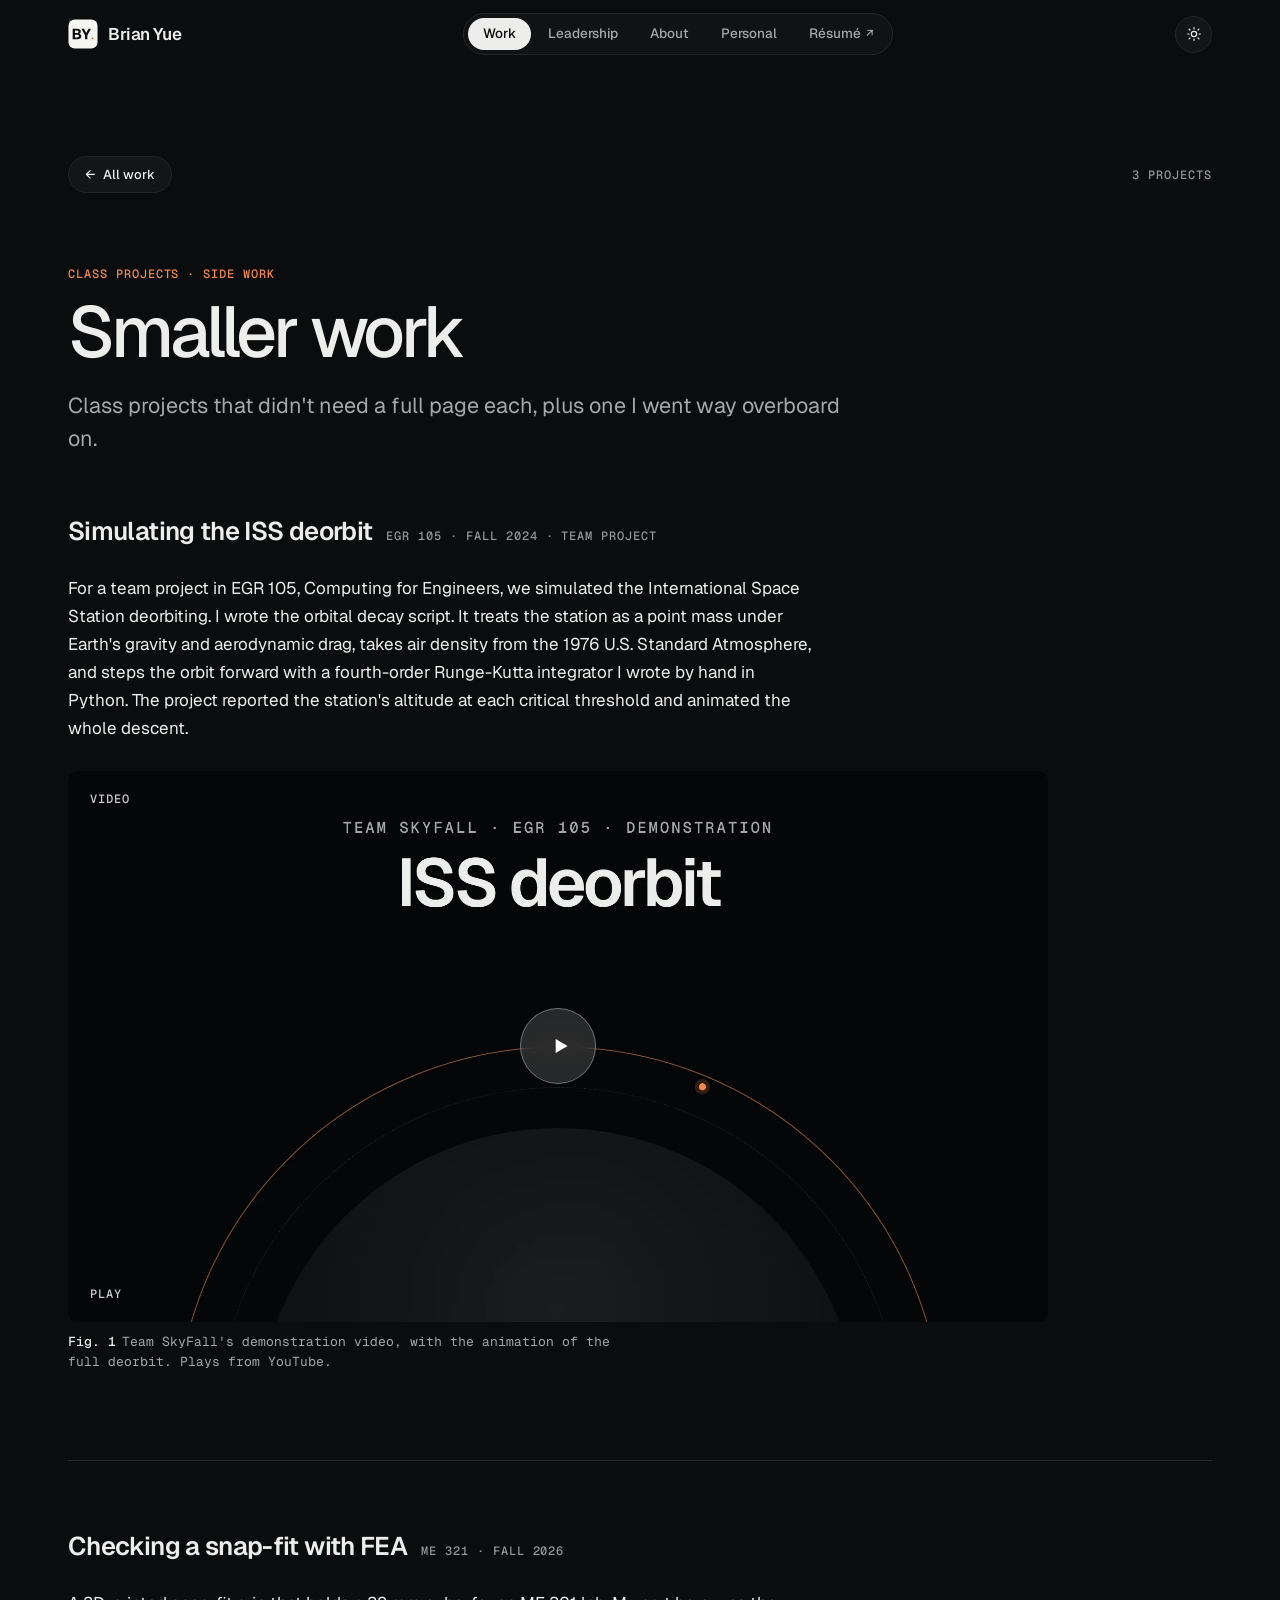
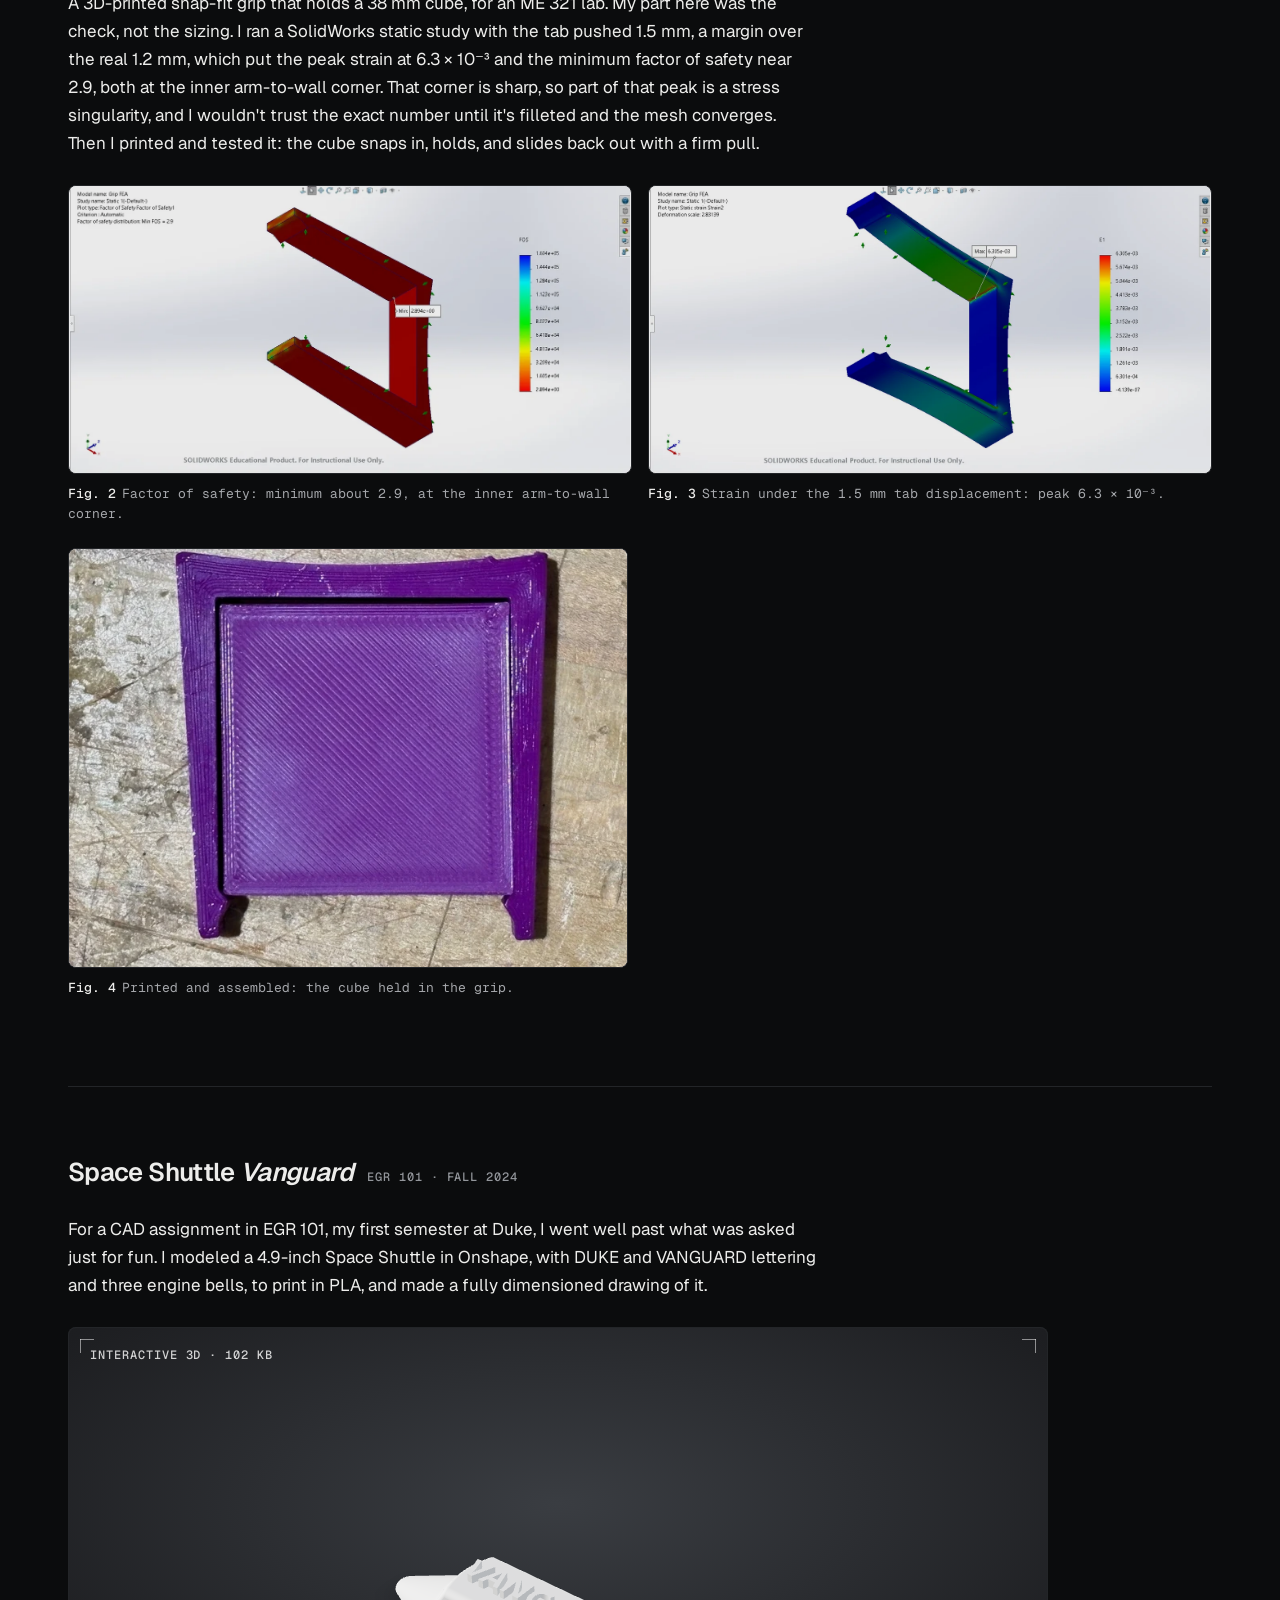
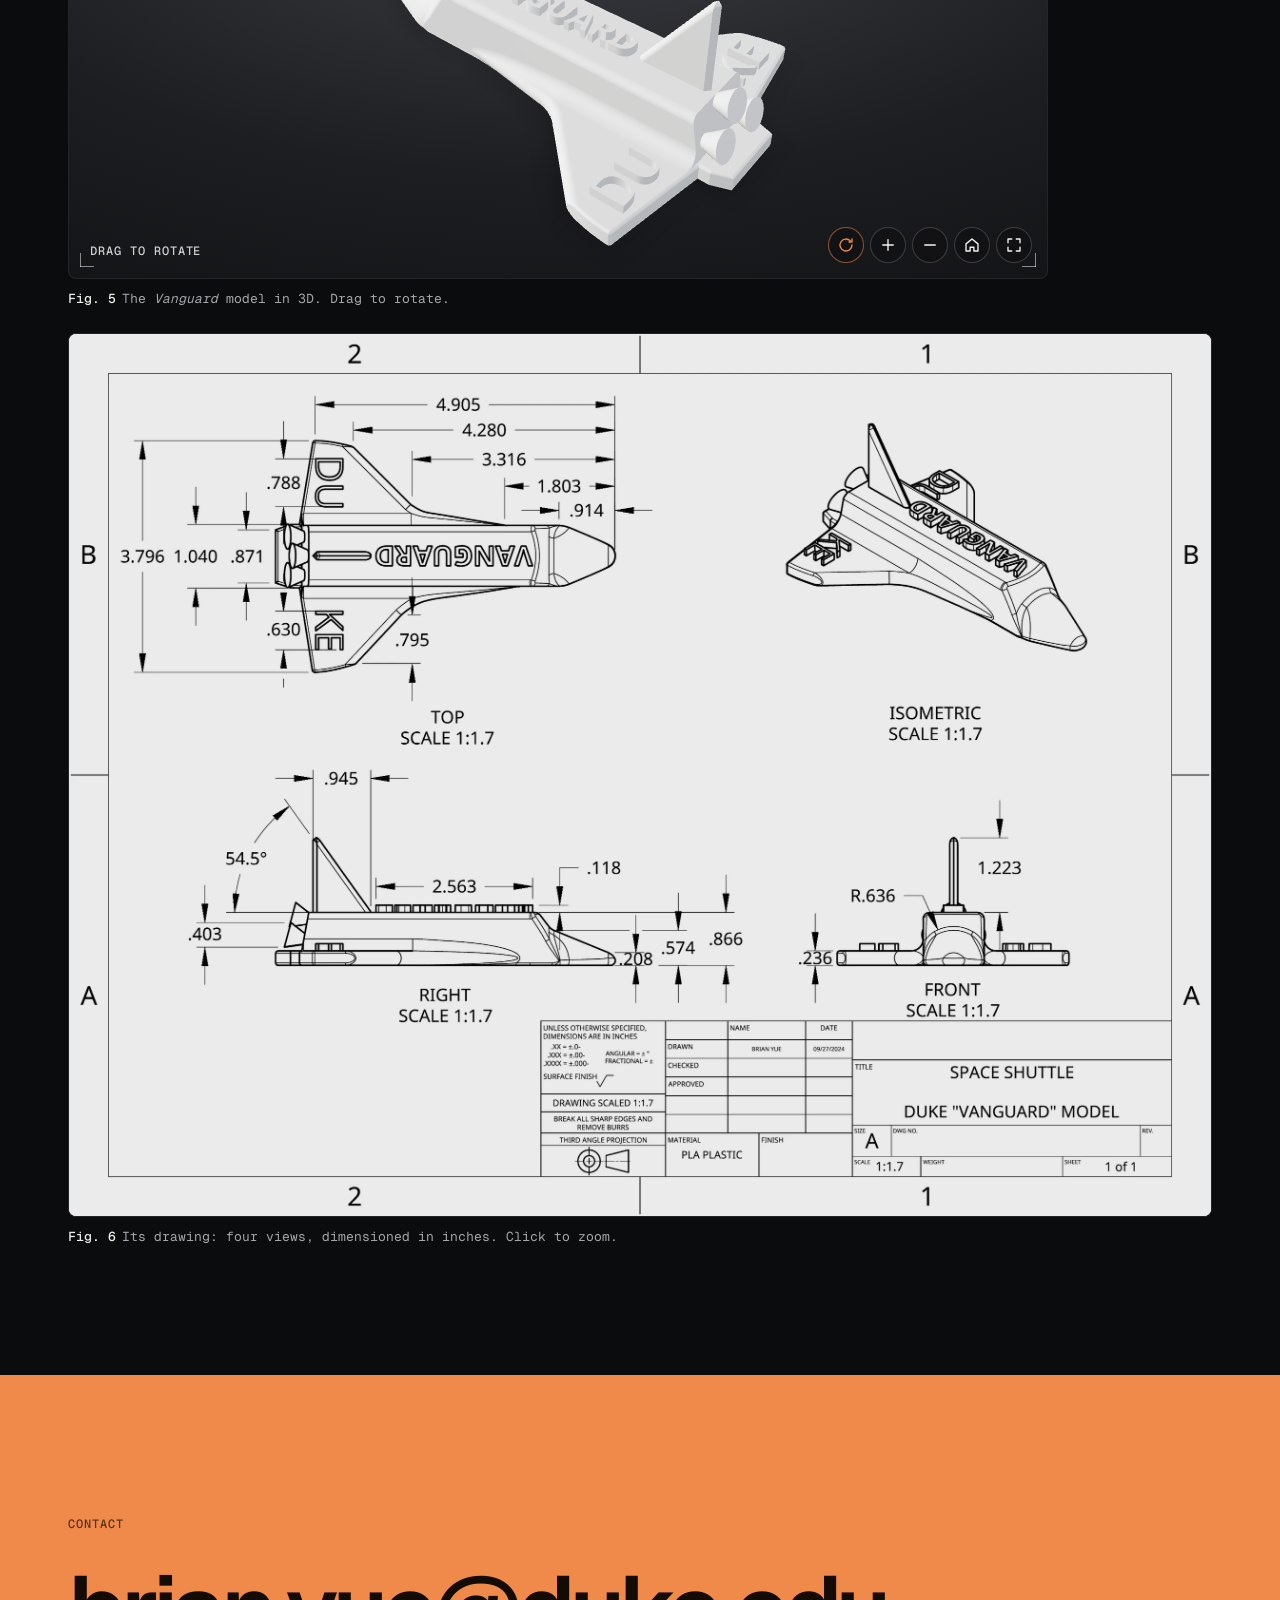
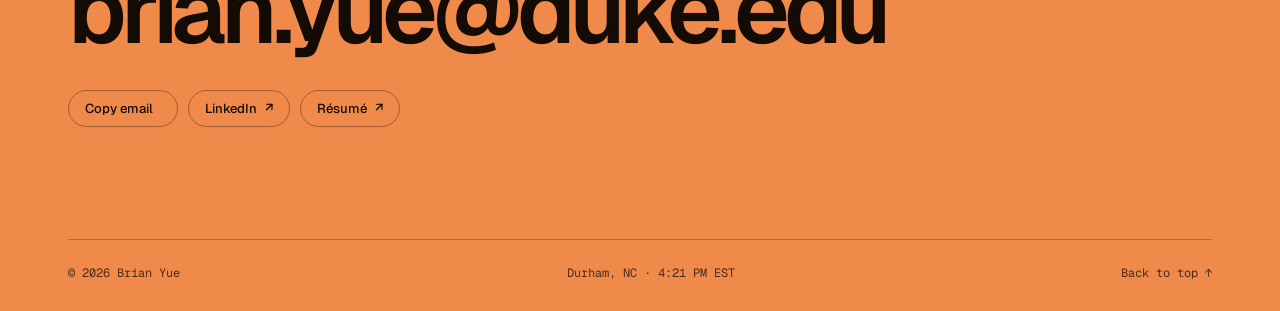
<file: work/smaller-work.html>
<!doctype html>
<html lang="en" data-theme="dark">
<head>
<meta charset="utf-8">
<meta name="viewport" content="width=device-width, initial-scale=1, viewport-fit=cover">
<title>Smaller work · Brian Yue</title>
<meta name="description" content="Smaller projects by Brian Yue: an ISS deorbit simulation, an FEA check on a snap-fit, and a 3D-printable Space Shuttle model.">
<meta name="author" content="Brian Yue">
<meta name="color-scheme" content="light dark">
<meta name="theme-color" content="#0b0c0d">
<meta property="og:title" content="Smaller work · Brian Yue">
<meta property="og:description" content="Smaller projects by Brian Yue: an ISS deorbit simulation, an FEA check on a snap-fit, and a 3D-printable Space Shuttle model.">
<meta property="og:type" content="website">
<meta property="og:site_name" content="Brian Yue">
<meta property="og:image" content="https://brianyue.me/images/og-card.png">
<meta property="og:image:width" content="1200">
<meta property="og:image:height" content="630">
<meta property="og:image:alt" content="Smaller work · Brian Yue">
<meta name="twitter:card" content="summary_large_image">
<link rel="canonical" href="https://brianyue.me/work/smaller-work">
<meta property="og:url" content="https://brianyue.me/work/smaller-work">
<script type="application/ld+json">{"@context": "https://schema.org", "@graph": [{"@type": "BreadcrumbList", "itemListElement": [{"@type": "ListItem", "position": 1, "name": "Brian Yue", "item": "https://brianyue.me/"}, {"@type": "ListItem", "position": 2, "name": "Work", "item": "https://brianyue.me/#smaller"}, {"@type": "ListItem", "position": 3, "name": "Smaller work", "item": "https://brianyue.me/work/smaller-work"}]}, {"@type": "Person", "@id": "https://brianyue.me/#brian", "name": "Brian Yue", "url": "https://brianyue.me/"}]}</script>
<link rel="icon" href="../favicon.svg" type="image/svg+xml">
<link rel="icon" href="../favicon.ico" sizes="48x48">
<link rel="apple-touch-icon" href="../apple-touch-icon.png">
<link rel="preconnect" href="https://fonts.googleapis.com">
<link rel="preconnect" href="https://fonts.gstatic.com" crossorigin>
<link rel="stylesheet" href="https://fonts.googleapis.com/css2?family=Geist:ital,wght@0,400;0,500;0,600;0,700;1,600..700&family=Geist+Mono:wght@400;500;600&display=swap">
<link rel="stylesheet" href="../assets/site.css">
<script>document.documentElement.classList.add('js');try{var th=localStorage.getItem('by-theme');if(th==='light'||th==='dark')document.documentElement.setAttribute('data-theme',th);}catch(e){}try{var q=location.search;if(/[?&]present=0/.test(q))sessionStorage.removeItem('by-present');else if(/[?&]present/.test(q))sessionStorage.setItem('by-present','1');if(sessionStorage.getItem('by-present')==='1'){document.documentElement.classList.add('present');document.documentElement.setAttribute('data-theme','light');}}catch(e){}window.addEventListener('error',function(e){var t=e.target;if(t&&t.tagName==='IMG'&&t.hasAttribute('data-logo')){t.remove();return;}if(!t||t.tagName!=='IMG'||!t.hasAttribute('data-dropin'))return;if(t.hasAttribute('data-optional')){var f=t.closest('figure');if(f){f.hidden=true;var r=f.closest('.figs');if(r&&!r.querySelector('figure:not([hidden])'))r.hidden=true;}return;}var b=t.closest('.frame,.media,.portrait');if(b){b.classList.add('is-missing');b.setAttribute('data-file',t.getAttribute('data-dropin'));}var a=t.closest('a[data-lightbox]');if(a){a.removeAttribute('href');a.removeAttribute('data-lightbox');}},true);</script>
</head>
<body data-base="../">
<a class="skip" href="#main">Skip to content</a>

<header class="site-header">
  <div class="wrap bar">
    <a class="brand" href="../index.html" aria-label="Brian Yue, home"><svg class="mark" viewBox="0 0 512 512" aria-hidden="true" focusable="false"><rect class="m-bg" x="8" y="8" width="496" height="496" rx="106"/><path class="m-fg" d="M79.9 346V166H150Q183.5 166 201.2 177.7Q218.9 189.5 218.9 214.9Q218.9 226.1 214.4 234.3Q209.8 242.6 201.1 247.4Q192.3 252.2 179.8 253.1L179.7 252.8Q202.5 254.2 214.5 265.7Q226.5 277.2 226.5 296.4Q226.5 321.5 208.9 333.7Q191.2 346 158.6 346ZM118.5 314.7H156.7Q170.6 314.7 179.1 309Q187.6 303.3 187.6 291.8Q187.6 280.3 179.2 274.4Q170.8 268.5 156.7 268.5H118.5ZM118.5 240.5H148.8Q163.1 240.5 171.5 235Q180 229.5 180 218.9Q180 207.8 171.8 202.6Q163.6 197.3 148.8 197.3H118.5ZM291.3 346V276.1L228.7 166H271.3L310.7 238.6L349.8 166H392.4L330 276.1V346Z"/><rect class="m-dot" x="405.1" y="319" width="27" height="27"/></svg><span class="wm">Brian Yue</span></a>
    <nav class="navpill" aria-label="Primary"><a href="../index.html#work" aria-current="page">Work</a><a href="../index.html#leadership">Leadership</a><a href="../about.html">About</a><a href="../personal.html" data-nav="personal">Personal</a><a href="../Brian-Yue-Resume.pdf" target="_blank" rel="noopener">Résumé <span class="ext" aria-hidden="true">↗</span></a></nav>
    <div class="bar-right">
      <button class="pill theme-btn" type="button" aria-label="Switch to light theme" title="Switch to light theme"><svg class="i-sun" viewBox="0 0 24 24" fill="none" stroke="currentColor" stroke-width="1.8" stroke-linecap="round" aria-hidden="true"><circle cx="12" cy="12" r="4"/><path d="M12 2.5v2M12 19.5v2M4.6 4.6 6 6M18 18l1.4 1.4M2.5 12h2M19.5 12h2M4.6 19.4 6 18M18 6l1.4-1.4"/></svg><svg class="i-moon" viewBox="0 0 24 24" fill="none" stroke="currentColor" stroke-width="1.8" stroke-linejoin="round" aria-hidden="true"><path d="M20 14.5A8 8 0 1 1 9.5 4a6.5 6.5 0 0 0 10.5 10.5z"/></svg></button>
      <button class="pill menu-btn" type="button" aria-expanded="false" aria-controls="menu"><span>Menu</span></button>
    </div>
  </div>
</header>
<div class="menu" id="menu" inert>
  <nav aria-label="Menu"><a href="../index.html">Home <span>00</span></a><a href="../index.html#work" aria-current="page">Work <span>01</span></a><a href="../index.html#leadership">Leadership <span>02</span></a><a href="../about.html">About <span>03</span></a><a href="../personal.html" data-nav="personal">Personal <span>04</span></a><a href="../Brian-Yue-Resume.pdf" target="_blank" rel="noopener">Résumé <span>PDF</span></a></nav>
  <a class="label menu-mail" href="mailto:brian.yue@duke.edu">brian.yue@duke.edu</a>
</div>

<main id="main">

<section class="p-hero">
  <div class="wrap">
    <div class="crumbs fade-in" style="--d:.05s">
      <a class="pill" href="../index.html#smaller"><span class="arrow">←</span> All work</a>
      <span class="label">3 projects</span>
    </div>
    <p class="label accent fade-in" style="--d:.1s">Class projects · side work</p>
    <h1 class="split">Smaller work</h1>
    <p class="p-lede fade-in" style="--d:.55s">Class projects that didn't need a full page each, plus one I went way overboard on.</p>
  </div>
</section>

<div class="wrap sw">
  <section class="group" id="iss-deorbit">
    <div class="sub-head" data-reveal><h3>Simulating the ISS deorbit</h3><span class="label">EGR 105 · Fall 2024 · Team project</span></div>
    <div class="prose" data-reveal><p>For a team project in EGR 105, Computing for Engineers, we simulated the International Space Station deorbiting. I wrote the orbital decay script. It treats the station as a point mass under Earth's gravity and aerodynamic drag, takes air density from the 1976 U.S. Standard Atmosphere, and steps the orbit forward with a fourth-order Runge-Kutta integrator I wrote by hand in Python. The project reported the station's altitude at each critical threshold and animated the whole descent.</p></div>
    <div class="figs"><figure class="vid" data-reveal style="--ar: 1.778; max-width: 980px"><div class="stage"><button type="button" class="start" data-yt="yojsCxUHBxU" aria-label="Play video: Team SkyFall ISS deorbit demonstration video"><img src="../images/iss-deorbit-poster.webp" alt="" loading="lazy"><span class="ring"><svg viewBox="0 0 24 24" width="18" height="18" fill="none" stroke="currentColor" stroke-width="1.8" stroke-linecap="round" stroke-linejoin="round" aria-hidden="true"><path d="M8 5.5v13l11-6.5z" fill="currentColor" stroke="none"/></svg></span><span class="hud hud-bl">Play</span></button><span class="hud hud-tl">Video</span></div><figcaption><b>Fig. 1</b>Team SkyFall's demonstration video, with the animation of the full deorbit. Plays from YouTube.</figcaption></figure></div>
  </section>
  <section class="group" id="snap-fit-fea">
    <div class="sub-head" data-reveal><h3>Checking a snap-fit with FEA</h3><span class="label">ME 321 · Fall 2026</span></div>
    <div class="prose" data-reveal><p>A 3D-printed snap-fit grip that holds a 38 mm cube, for an ME 321 lab. My part here was the check, not the sizing. I ran a SolidWorks static study with the tab pushed 1.5 mm, a margin over the real 1.2 mm, which put the peak strain at 6.3 × 10⁻³ and the minimum factor of safety near 2.9, both at the inner arm-to-wall corner. That corner is sharp, so part of that peak is a stress singularity, and I wouldn't trust the exact number until it's filleted and the mesh converges. Then I printed and tested it: the cube snaps in, holds, and slides back out with a firm pull.</p></div>
    <div class="figs"><div class="row" data-reveal><figure style="--ar: 1.953"><div class="frame contain"><a href="../images/me321-grip-fos.webp" data-lightbox="me321"><img src="../images/d/me321-grip-fos-1216.webp" width="1400" height="717" loading="lazy" alt="SolidWorks factor-of-safety plot of the U-shaped grip, mostly red, with the minimum of about 2.9 marked at the inner corner."></a></div><figcaption><b>Fig. 2</b>Factor of safety: minimum about 2.9, at the inner arm-to-wall corner.</figcaption></figure><figure style="--ar: 1.955"><div class="frame contain"><a href="../images/me321-grip-strain.webp" data-lightbox="me321"><img src="../images/me321-grip-strain.webp" width="1400" height="716" loading="lazy" alt="SolidWorks strain plot of the grip, highest along the arm near the corner."></a></div><figcaption><b>Fig. 3</b>Strain under the 1.5 mm tab displacement: peak 6.3 × 10⁻³.</figcaption></figure></div><div class="row" data-reveal style="max-width: 560px"><figure style="--ar: 1.335"><div class="frame contain"><a href="../images/me321-grip-print.webp" data-lightbox="me321"><img src="../images/me321-grip-print.webp" width="682" height="511" loading="lazy" alt="A purple 3D-printed grip holding a purple printed cube between its two arms, on a shop bench."></a></div><figcaption><b>Fig. 4</b>Printed and assembled: the cube held in the grip.</figcaption></figure></div></div>
  </section>
  <section class="group" id="vanguard">
    <div class="sub-head" data-reveal><h3>Space Shuttle <i>Vanguard</i></h3><span class="label">EGR 101 · Fall 2024</span></div>
    <div class="prose" data-reveal><p>For a CAD assignment in EGR 101, my first semester at Duke, I went well past what was asked just for fun. I modeled a 4.9-inch Space Shuttle in Onshape, with DUKE and VANGUARD lettering and three engine bells, to print in PLA, and made a fully dimensioned drawing of it.</p></div>
    <div class="figs"><figure class="m3d" data-reveal style="--ar: 1.778; max-width: 980px"><div class="stage"><model-viewer src="../media/shuttle.glb" poster="../media/shuttle.webp" alt="Interactive 3D model of a small Space Shuttle with a tail fin, three engine bells, and VANGUARD lettering along its back." camera-orbit="38deg 52deg auto" camera-controls touch-action="pan-y" disable-zoom interaction-prompt="none" auto-rotate auto-rotate-delay="1200" rotation-per-second="14deg" shadow-intensity="1" shadow-softness="0.8" environment-image="../assets/studio.hdr" exposure="1" loading="lazy"><div class="bar" slot="progress-bar"></div></model-viewer><img class="fallback" src="../media/shuttle.webp" alt="Interactive 3D model of a small Space Shuttle with a tail fin, three engine bells, and VANGUARD lettering along its back." loading="lazy"><span class="hud hud-tl">Interactive 3D · 102 KB</span><span class="hud hud-bl" aria-hidden="true">Drag to rotate</span><div class="ctl" role="toolbar" aria-label="3D view controls"><button type="button" data-act="rotate" aria-label="Auto-rotate" title="Auto-rotate" aria-pressed="true"><svg viewBox="0 0 24 24" width="18" height="18" fill="none" stroke="currentColor" stroke-width="1.8" stroke-linecap="round" stroke-linejoin="round" aria-hidden="true"><path d="M20 12a8 8 0 1 1-2.34-5.66"/><path d="M20 4v4h-4"/></svg></button><button type="button" data-act="in" aria-label="Zoom in" title="Zoom in"><svg viewBox="0 0 24 24" width="18" height="18" fill="none" stroke="currentColor" stroke-width="1.8" stroke-linecap="round" stroke-linejoin="round" aria-hidden="true"><path d="M12 5v14M5 12h14"/></svg></button><button type="button" data-act="out" aria-label="Zoom out" title="Zoom out"><svg viewBox="0 0 24 24" width="18" height="18" fill="none" stroke="currentColor" stroke-width="1.8" stroke-linecap="round" stroke-linejoin="round" aria-hidden="true"><path d="M5 12h14"/></svg></button><button type="button" data-act="reset" aria-label="Reset view" title="Reset view"><svg viewBox="0 0 24 24" width="18" height="18" fill="none" stroke="currentColor" stroke-width="1.8" stroke-linecap="round" stroke-linejoin="round" aria-hidden="true"><path d="M4 10.5 12 4l8 6.5V20h-5.5v-5h-5v5H4z"/></svg></button><button type="button" data-act="full" aria-label="Full screen" title="Full screen"><svg viewBox="0 0 24 24" width="18" height="18" fill="none" stroke="currentColor" stroke-width="1.8" stroke-linecap="round" stroke-linejoin="round" aria-hidden="true"><path d="M4 9V4h5M20 9V4h-5M4 15v5h5M20 15v5h-5"/></svg></button></div></div><figcaption><b>Fig. 5</b>The <i>Vanguard</i> model in 3D. Drag to rotate.</figcaption></figure><div class="row" data-reveal><figure style="--ar: 1.294"><div class="frame contain"><a href="../images/dwg-shuttle-2400.webp" data-lightbox="shuttle"><img src="../images/dwg-shuttle-2400.webp" width="1000" height="773" loading="lazy" alt="Drawing of the Space Shuttle Duke Vanguard model: top, right, front and isometric views at 1:1.7 scale, dimensioned in inches, PLA plastic, drawn by Brian Yue on 09/27/2024."></a></div><figcaption><b>Fig. 6</b>Its drawing: four views, dimensioned in inches. Click to zoom.</figcaption></figure></div></div>
  </section>
</div>
</main>

<footer class="site-footer" id="contact">
  <div class="wrap">
    <p class="label" data-reveal>Contact</p>
    <a class="contact-big" href="mailto:brian.yue@duke.edu" data-reveal>brian.yue@duke.edu</a>
    <div class="actions" data-reveal>
      <button class="pill" type="button" data-copy="brian.yue@duke.edu">Copy email <span class="hint"></span></button>
      <a class="pill" href="https://www.linkedin.com/in/brianyihanyue/" target="_blank" rel="noopener">LinkedIn <span class="arrow">↗</span></a>
      <a class="pill" href="../Brian-Yue-Resume.pdf" target="_blank" rel="noopener">Résumé <span class="arrow">↗</span></a>
    </div>
    <div class="foot-bar">
      <span>© 2026 Brian Yue</span>
      <span data-clock>Durham, NC</span>
      <a href="#main">Back to top ↑</a>
    </div>
  </div>
</footer>

<dialog class="lb" id="lightbox" aria-label="Image viewer">
  <div class="lb-inner"><img alt=""><p class="lb-cap"></p></div>
  <button class="lb-btn" type="button" data-close>Close</button>
  <button class="lb-btn lb-nav lb-prev" type="button" data-step="-1" aria-label="Previous image">‹</button>
  <button class="lb-btn lb-nav lb-next" type="button" data-step="1" aria-label="Next image">›</button>
</dialog>
<script src="../personal/categories.js"></script>
<script src="../personal/gallery.js"></script>
<script src="../assets/site.js"></script>
<script>self.ModelViewerElement = { meshoptDecoderLocation: "../assets/vendor/meshopt_decoder.js" };
(function () { var done = false, els = document.querySelectorAll("model-viewer");
  function load() { if (done) return; done = true; var s = document.createElement("script"); s.type = "module"; s.src = "../assets/vendor/model-viewer.min.js"; document.head.appendChild(s); }
  if (!("IntersectionObserver" in window)) return load();
  var io = new IntersectionObserver(function (es) { if (es.some(function (e) { return e.isIntersecting; })) { io.disconnect(); load(); } }, { rootMargin: "700px 0px" });
  els.forEach(function (m) { io.observe(m); }); })();</script>
</body>
</html>
</file>
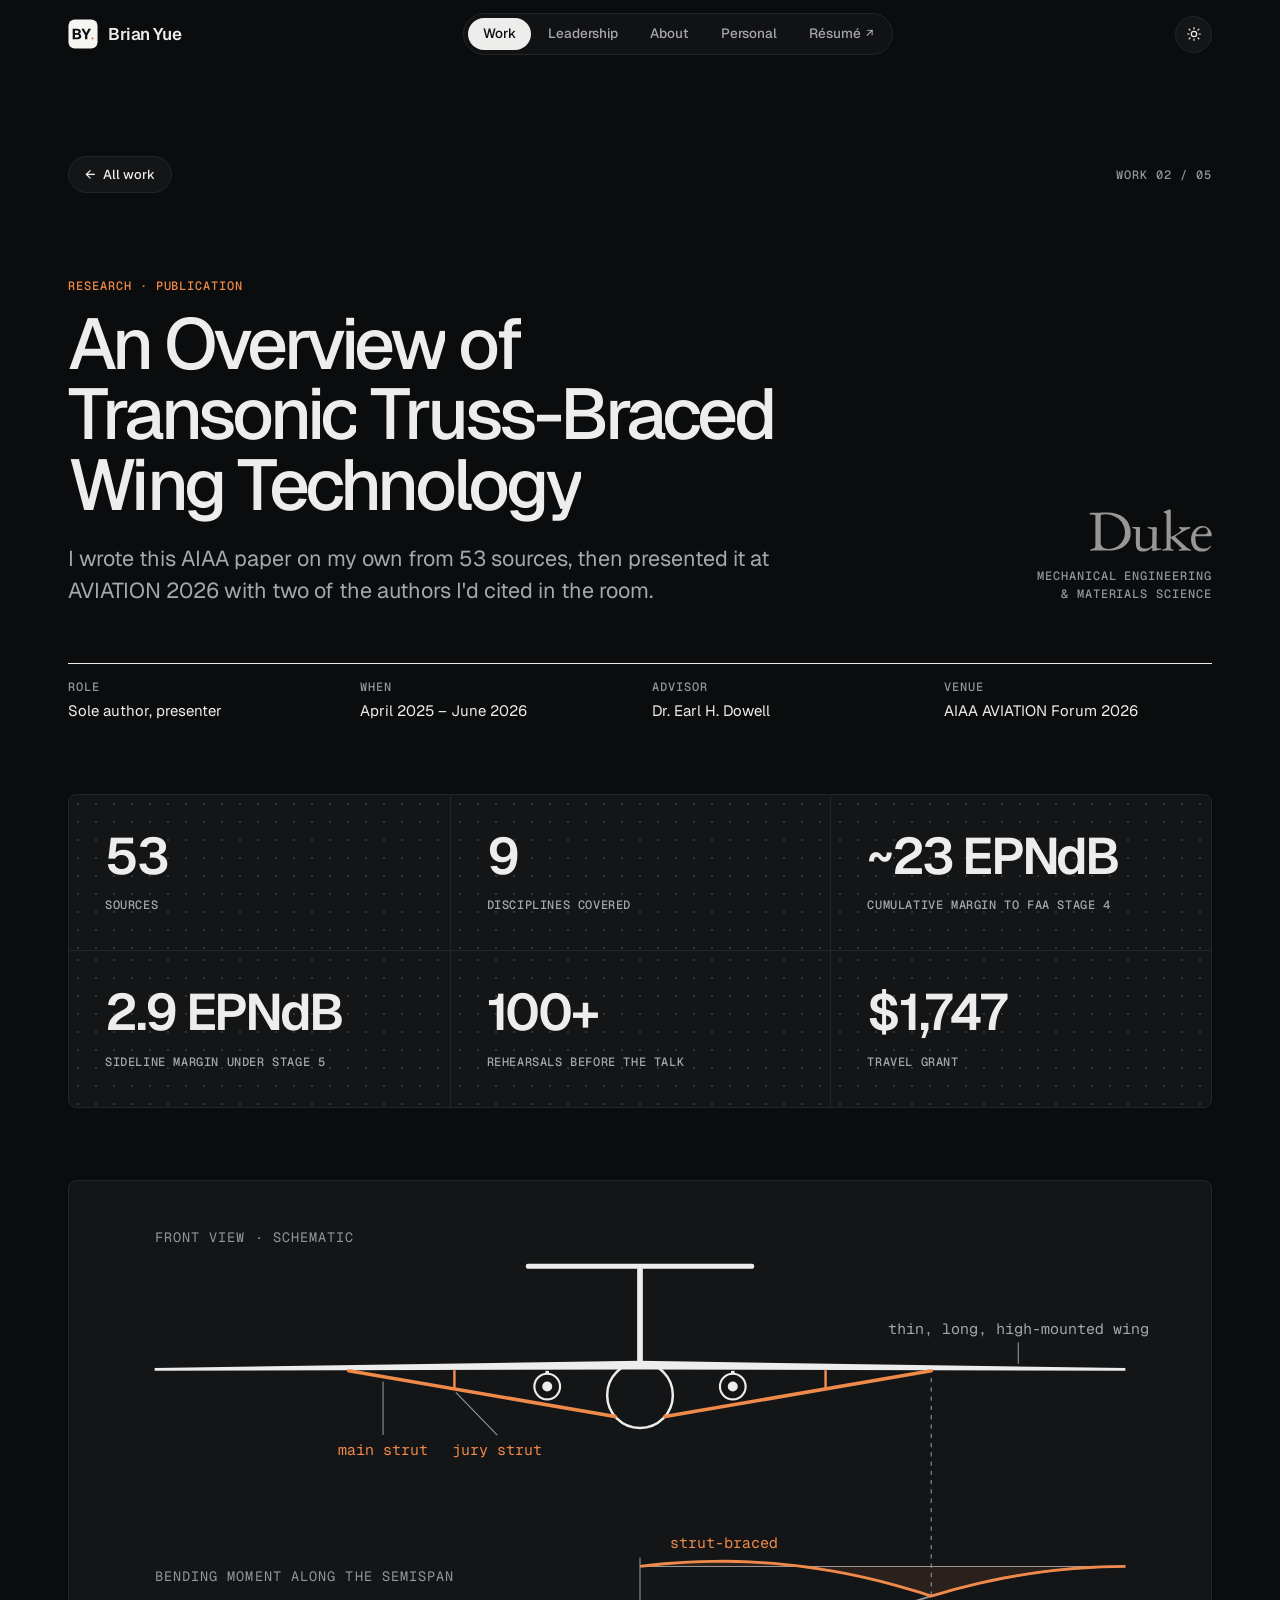
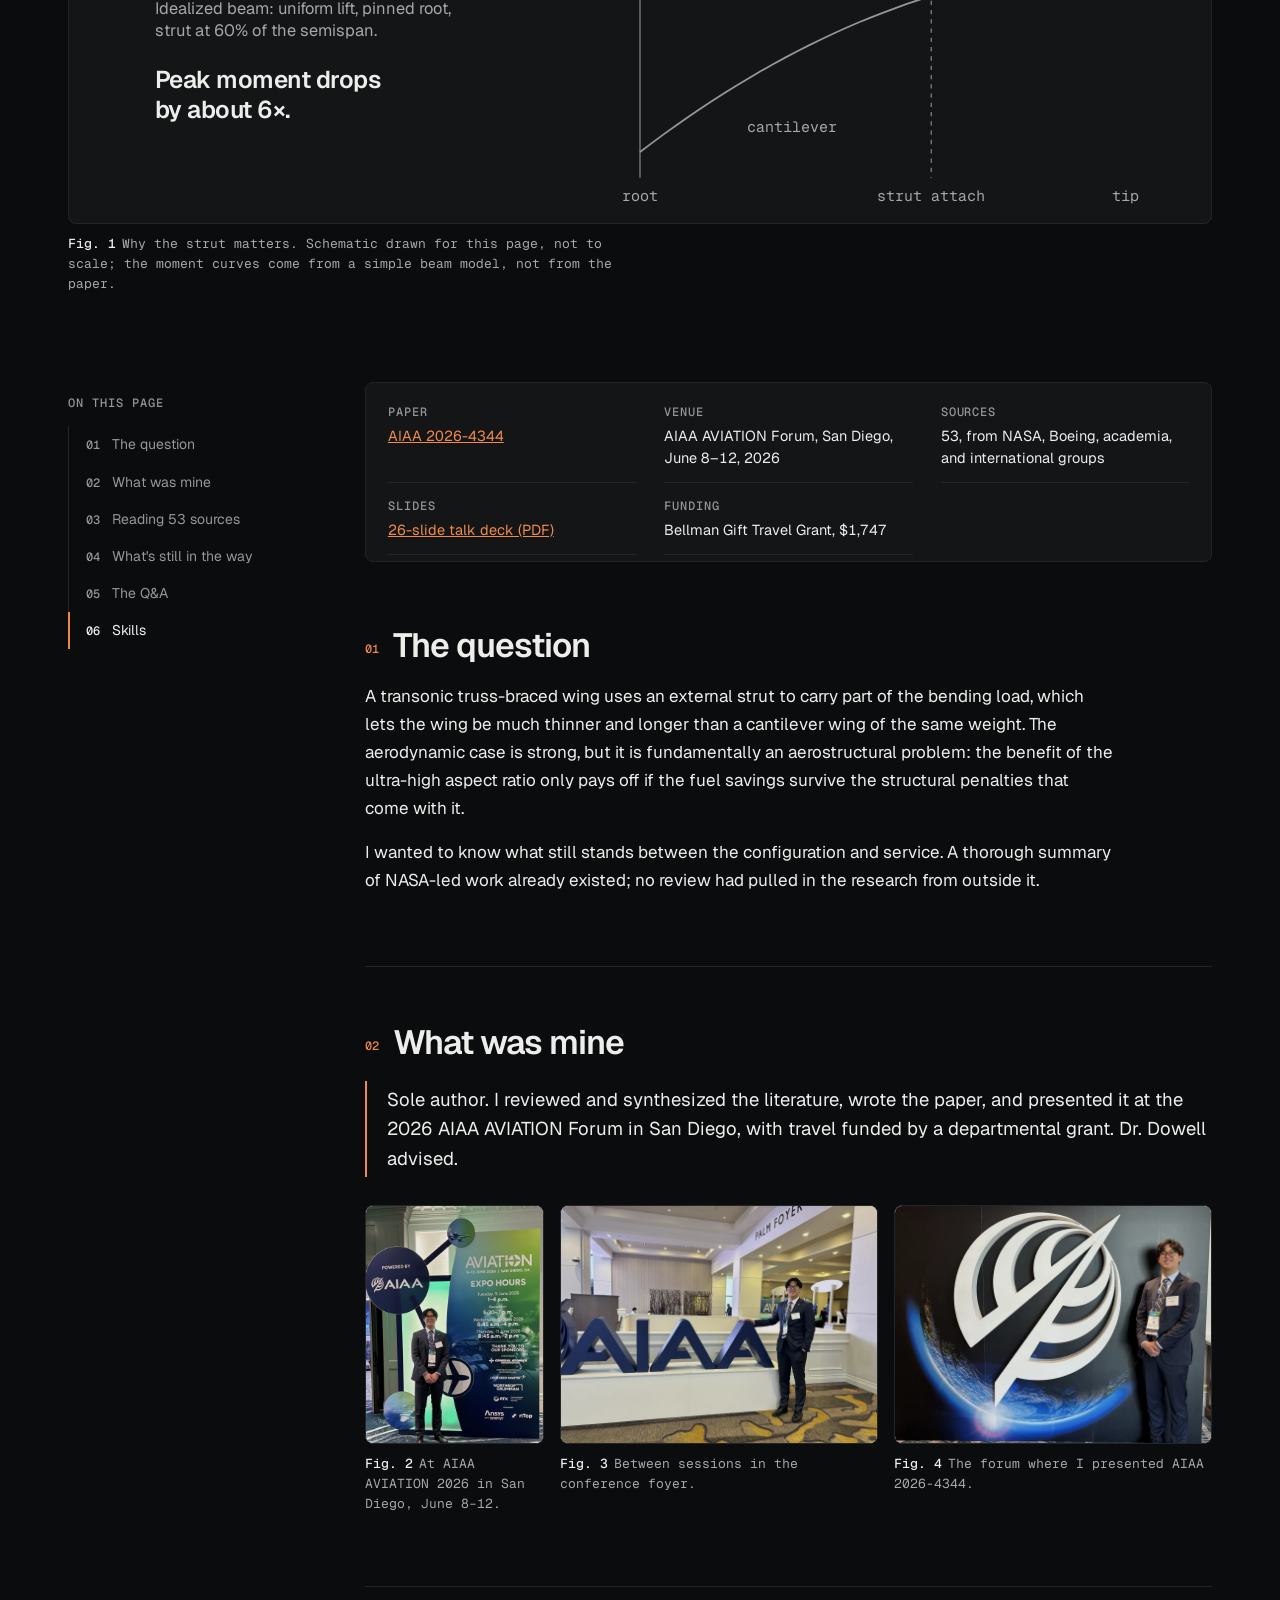
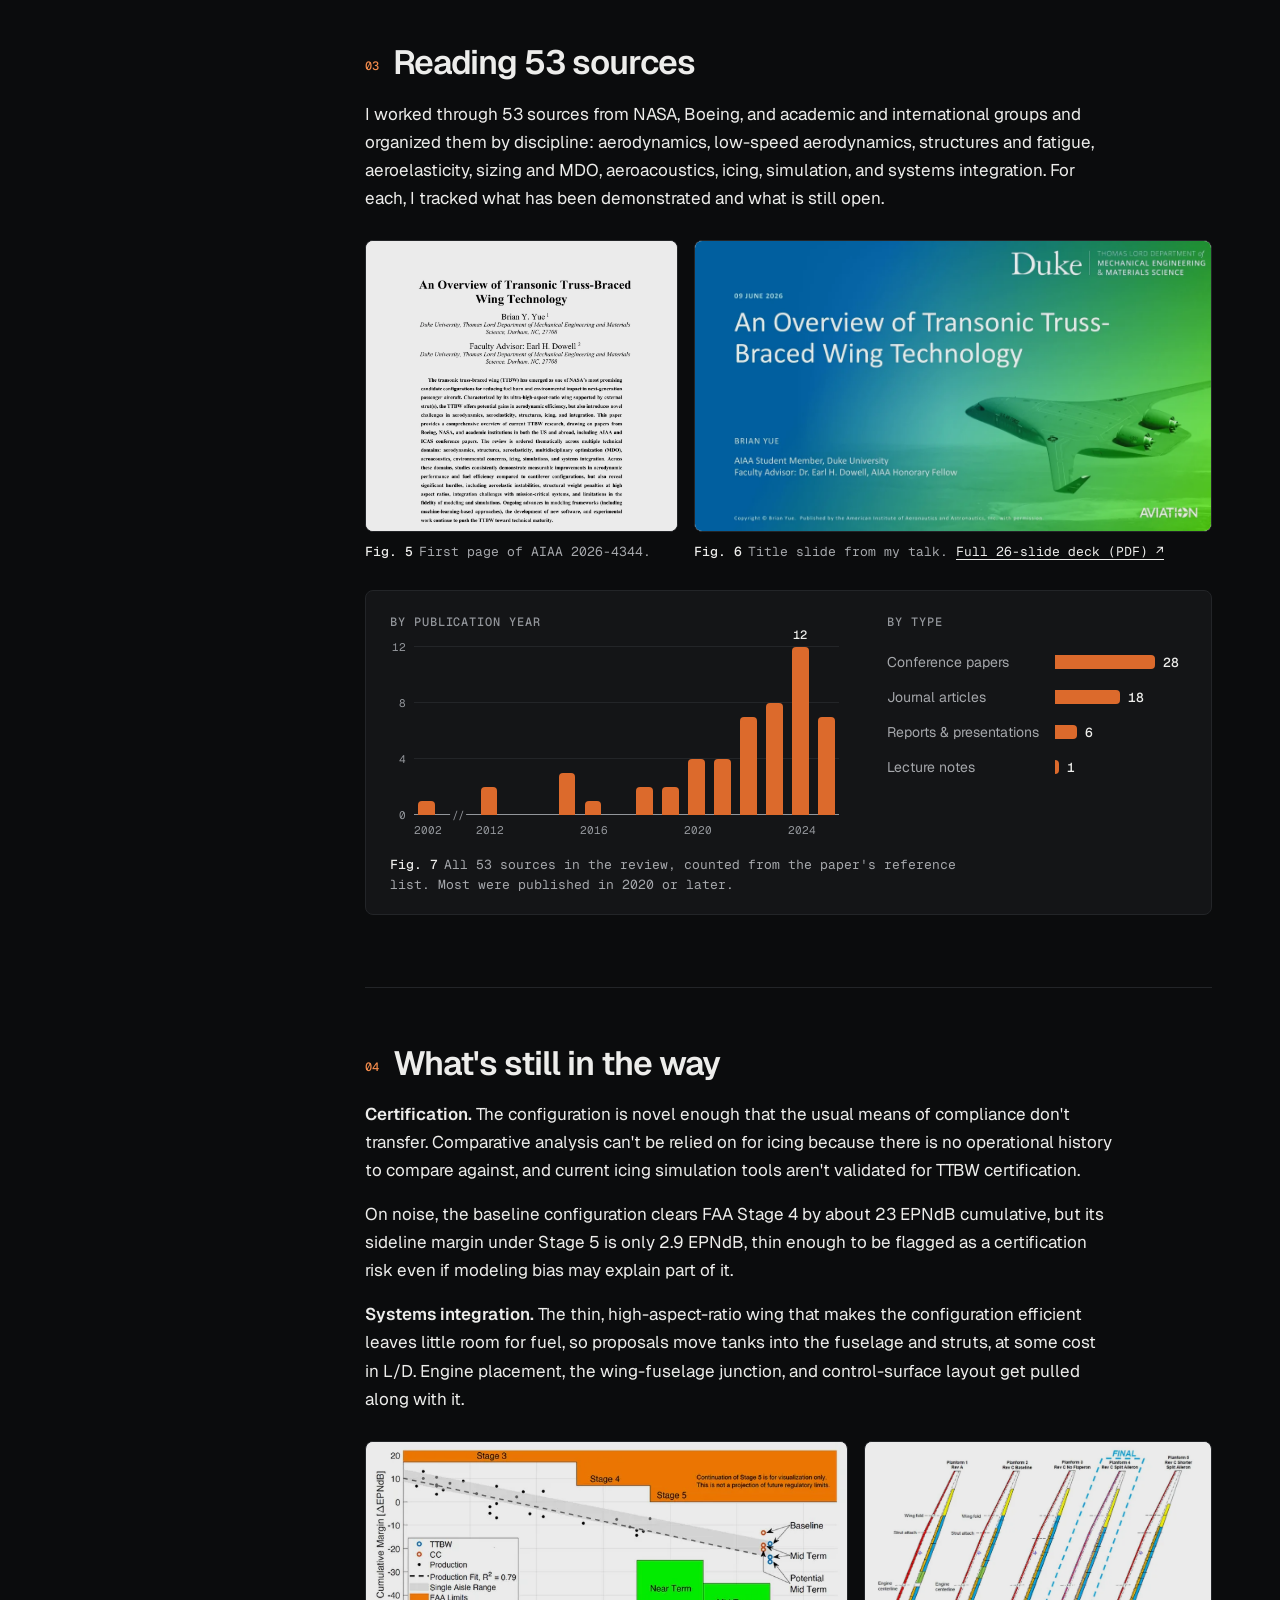
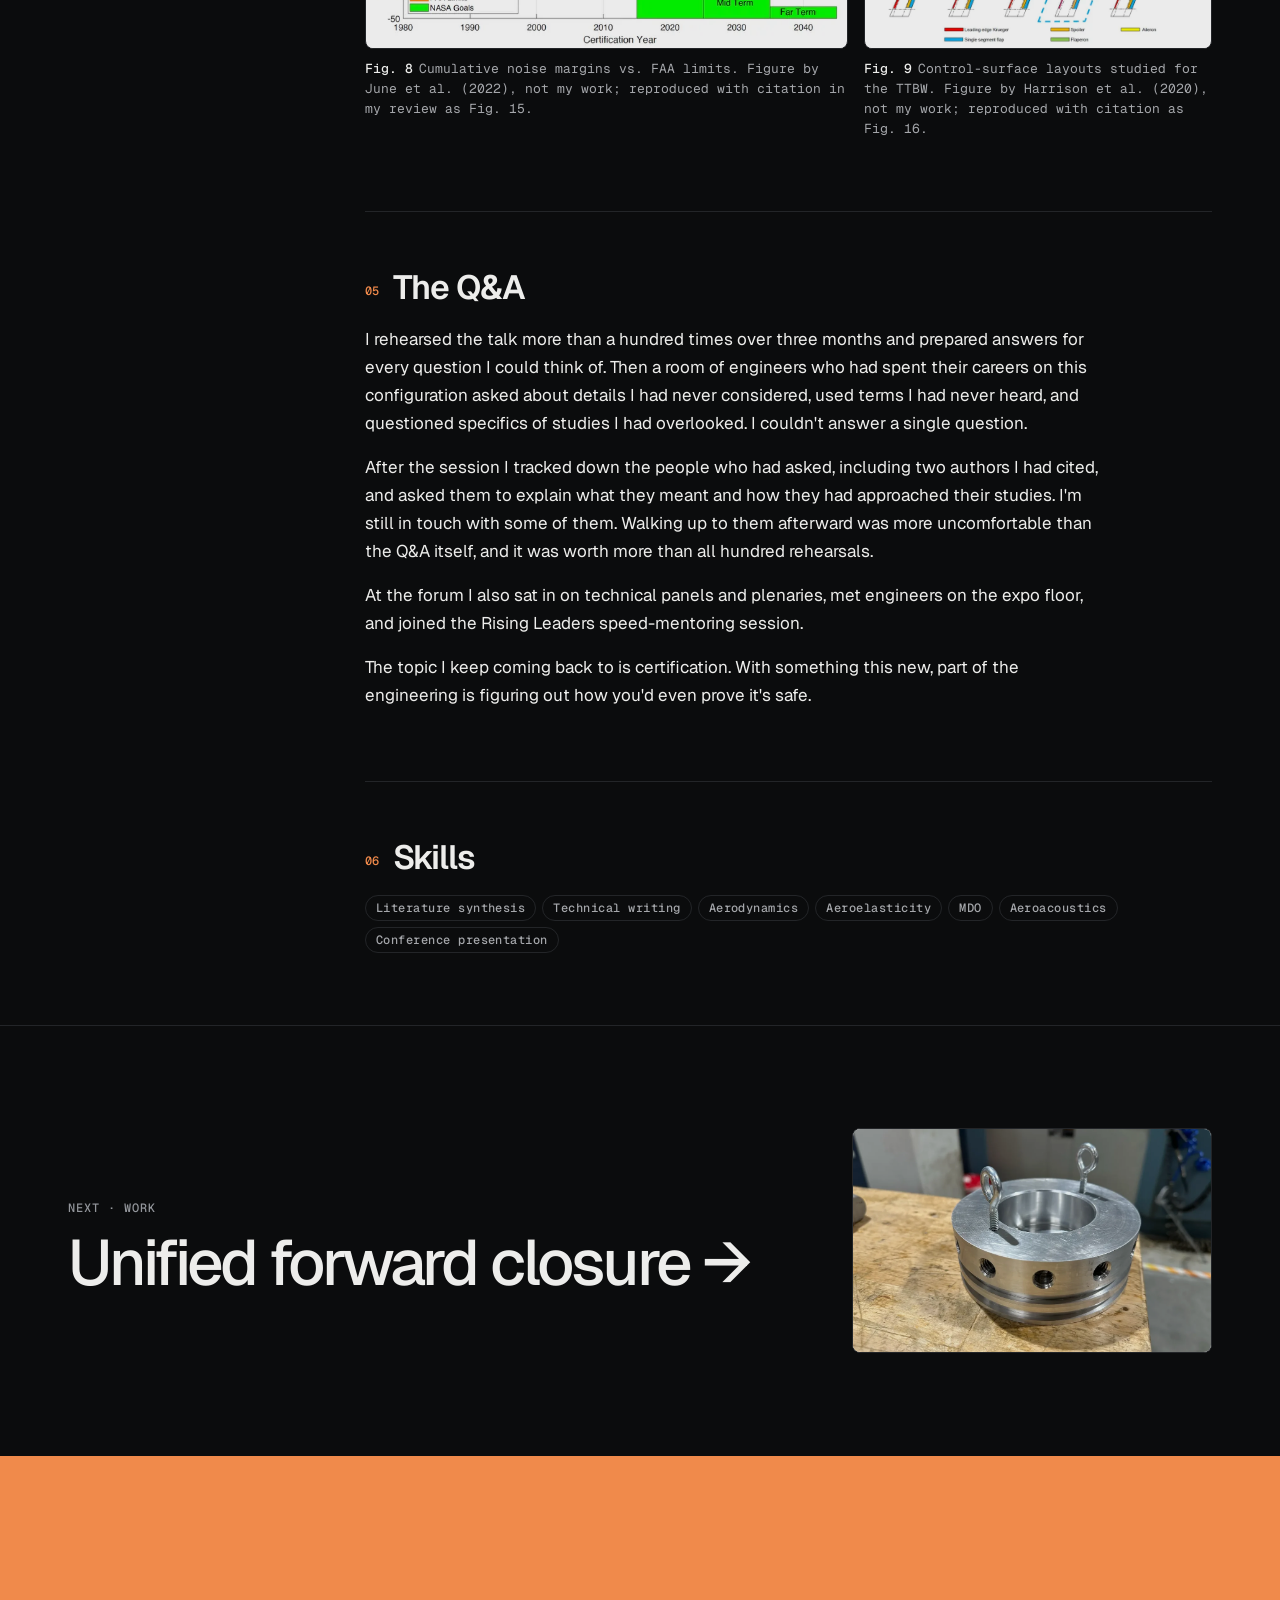
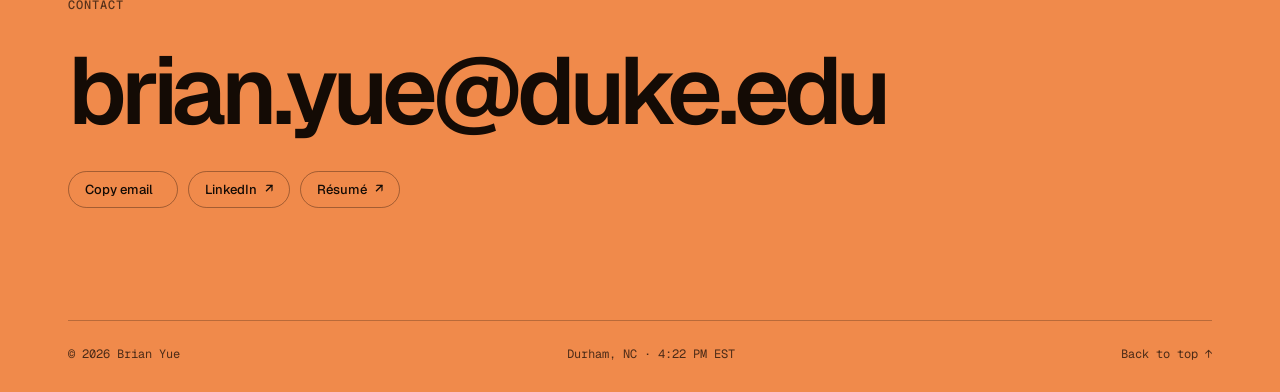
<file: work/ttbw.html>
<!doctype html>
<html lang="en" data-theme="dark">
<head>
<meta charset="utf-8">
<meta name="viewport" content="width=device-width, initial-scale=1, viewport-fit=cover">
<title>Transonic truss-braced wing review · Brian Yue</title>
<meta name="description" content="I wrote this AIAA paper on my own from 53 sources, then presented it at AVIATION 2026 with two of the authors I&#x27;d cited in the room.">
<meta name="author" content="Brian Yue">
<meta name="color-scheme" content="light dark">
<meta name="theme-color" content="#0b0c0d">
<meta property="og:title" content="Transonic truss-braced wing review · Brian Yue">
<meta property="og:description" content="I wrote this AIAA paper on my own from 53 sources, then presented it at AVIATION 2026 with two of the authors I&#x27;d cited in the room.">
<meta property="og:type" content="website">
<meta property="og:site_name" content="Brian Yue">
<meta property="og:image" content="https://brianyue.me/images/og/ttbw.jpg">
<meta property="og:image:width" content="1200">
<meta property="og:image:height" content="630">
<meta property="og:image:alt" content="Transonic truss-braced wing review · Brian Yue">
<meta name="twitter:card" content="summary_large_image">
<link rel="canonical" href="https://brianyue.me/work/ttbw">
<meta property="og:url" content="https://brianyue.me/work/ttbw">
<script type="application/ld+json">{"@context": "https://schema.org", "@graph": [{"@type": "BreadcrumbList", "itemListElement": [{"@type": "ListItem", "position": 1, "name": "Brian Yue", "item": "https://brianyue.me/"}, {"@type": "ListItem", "position": 2, "name": "Work", "item": "https://brianyue.me/#work"}, {"@type": "ListItem", "position": 3, "name": "Transonic truss-braced wing review", "item": "https://brianyue.me/work/ttbw"}]}, {"@type": "Article", "@id": "https://brianyue.me/work/ttbw#article", "headline": "An Overview of Transonic Truss-Braced Wing Technology", "description": "I wrote this AIAA paper on my own from 53 sources, then presented it at AVIATION 2026 with two of the authors I'd cited in the room.", "url": "https://brianyue.me/work/ttbw", "mainEntityOfPage": "https://brianyue.me/work/ttbw", "author": {"@id": "https://brianyue.me/#brian"}, "keywords": ["AIAA 2026-4344", "Aerostructures", "Certification"], "image": "https://brianyue.me/images/aiaa-foyer.webp", "about": {"@id": "https://doi.org/10.2514/6.2026-4344"}}, {"@type": "Person", "@id": "https://brianyue.me/#brian", "name": "Brian Yue", "url": "https://brianyue.me/"}, {"@type": "ScholarlyArticle", "@id": "https://doi.org/10.2514/6.2026-4344", "name": "An Overview of Transonic Truss-Braced Wing Technology", "author": {"@id": "https://brianyue.me/#brian"}, "datePublished": "2026-06", "identifier": {"@type": "PropertyValue", "propertyID": "DOI", "value": "10.2514/6.2026-4344"}, "url": "https://doi.org/10.2514/6.2026-4344", "sameAs": "https://doi.org/10.2514/6.2026-4344", "publisher": {"@type": "Organization", "name": "American Institute of Aeronautics and Astronautics"}}]}</script>
<link rel="icon" href="../favicon.svg" type="image/svg+xml">
<link rel="icon" href="../favicon.ico" sizes="48x48">
<link rel="apple-touch-icon" href="../apple-touch-icon.png">
<link rel="preconnect" href="https://fonts.googleapis.com">
<link rel="preconnect" href="https://fonts.gstatic.com" crossorigin>
<link rel="stylesheet" href="https://fonts.googleapis.com/css2?family=Geist:ital,wght@0,400;0,500;0,600;0,700;1,600..700&family=Geist+Mono:wght@400;500;600&display=swap">
<link rel="stylesheet" href="../assets/site.css">
<script>document.documentElement.classList.add('js');try{var th=localStorage.getItem('by-theme');if(th==='light'||th==='dark')document.documentElement.setAttribute('data-theme',th);}catch(e){}try{var q=location.search;if(/[?&]present=0/.test(q))sessionStorage.removeItem('by-present');else if(/[?&]present/.test(q))sessionStorage.setItem('by-present','1');if(sessionStorage.getItem('by-present')==='1'){document.documentElement.classList.add('present');document.documentElement.setAttribute('data-theme','light');}}catch(e){}window.addEventListener('error',function(e){var t=e.target;if(t&&t.tagName==='IMG'&&t.hasAttribute('data-logo')){t.remove();return;}if(!t||t.tagName!=='IMG'||!t.hasAttribute('data-dropin'))return;if(t.hasAttribute('data-optional')){var f=t.closest('figure');if(f){f.hidden=true;var r=f.closest('.figs');if(r&&!r.querySelector('figure:not([hidden])'))r.hidden=true;}return;}var b=t.closest('.frame,.media,.portrait');if(b){b.classList.add('is-missing');b.setAttribute('data-file',t.getAttribute('data-dropin'));}var a=t.closest('a[data-lightbox]');if(a){a.removeAttribute('href');a.removeAttribute('data-lightbox');}},true);</script>
</head>
<body data-base="../">
<a class="skip" href="#main">Skip to content</a>
<div class="progress" aria-hidden="true"></div>
<header class="site-header">
  <div class="wrap bar">
    <a class="brand" href="../index.html" aria-label="Brian Yue, home"><svg class="mark" viewBox="0 0 512 512" aria-hidden="true" focusable="false"><rect class="m-bg" x="8" y="8" width="496" height="496" rx="106"/><path class="m-fg" d="M79.9 346V166H150Q183.5 166 201.2 177.7Q218.9 189.5 218.9 214.9Q218.9 226.1 214.4 234.3Q209.8 242.6 201.1 247.4Q192.3 252.2 179.8 253.1L179.7 252.8Q202.5 254.2 214.5 265.7Q226.5 277.2 226.5 296.4Q226.5 321.5 208.9 333.7Q191.2 346 158.6 346ZM118.5 314.7H156.7Q170.6 314.7 179.1 309Q187.6 303.3 187.6 291.8Q187.6 280.3 179.2 274.4Q170.8 268.5 156.7 268.5H118.5ZM118.5 240.5H148.8Q163.1 240.5 171.5 235Q180 229.5 180 218.9Q180 207.8 171.8 202.6Q163.6 197.3 148.8 197.3H118.5ZM291.3 346V276.1L228.7 166H271.3L310.7 238.6L349.8 166H392.4L330 276.1V346Z"/><rect class="m-dot" x="405.1" y="319" width="27" height="27"/></svg><span class="wm">Brian Yue</span></a>
    <nav class="navpill" aria-label="Primary"><a href="../index.html#work" aria-current="page">Work</a><a href="../index.html#leadership">Leadership</a><a href="../about.html">About</a><a href="../personal.html" data-nav="personal">Personal</a><a href="../Brian-Yue-Resume.pdf" target="_blank" rel="noopener">Résumé <span class="ext" aria-hidden="true">↗</span></a></nav>
    <div class="bar-right">
      <button class="pill theme-btn" type="button" aria-label="Switch to light theme" title="Switch to light theme"><svg class="i-sun" viewBox="0 0 24 24" fill="none" stroke="currentColor" stroke-width="1.8" stroke-linecap="round" aria-hidden="true"><circle cx="12" cy="12" r="4"/><path d="M12 2.5v2M12 19.5v2M4.6 4.6 6 6M18 18l1.4 1.4M2.5 12h2M19.5 12h2M4.6 19.4 6 18M18 6l1.4-1.4"/></svg><svg class="i-moon" viewBox="0 0 24 24" fill="none" stroke="currentColor" stroke-width="1.8" stroke-linejoin="round" aria-hidden="true"><path d="M20 14.5A8 8 0 1 1 9.5 4a6.5 6.5 0 0 0 10.5 10.5z"/></svg></button>
      <button class="pill menu-btn" type="button" aria-expanded="false" aria-controls="menu"><span>Menu</span></button>
    </div>
  </div>
</header>
<div class="menu" id="menu" inert>
  <nav aria-label="Menu"><a href="../index.html">Home <span>00</span></a><a href="../index.html#work" aria-current="page">Work <span>01</span></a><a href="../index.html#leadership">Leadership <span>02</span></a><a href="../about.html">About <span>03</span></a><a href="../personal.html" data-nav="personal">Personal <span>04</span></a><a href="../Brian-Yue-Resume.pdf" target="_blank" rel="noopener">Résumé <span>PDF</span></a></nav>
  <a class="label menu-mail" href="mailto:brian.yue@duke.edu">brian.yue@duke.edu</a>
</div>

<main id="main">

<section class="p-hero">
  <div class="wrap">
    <div class="crumbs fade-in" style="--d:.05s">
      <a class="pill" href="../index.html#work"><span class="arrow">←</span> All work</a>
      <span class="label">Work 02 / 05</span>
    </div>
    <div class="p-head">
      <div>
        <p class="label accent fade-in" style="--d:.1s">Research · publication</p>
        <h1 class="split">An Overview of Transonic Truss-Braced Wing Technology</h1>
        <p class="p-lede fade-in" style="--d:.55s">I wrote this AIAA paper on my own from 53 sources, then presented it at AVIATION 2026 with two of the authors I'd cited in the room.</p>
      </div>
      <aside class="p-org fade-in" style="--d:.35s"><span class="p-org-logo" role="img" aria-label="Duke University" style="--w:123px;--h:44px;--ar:2.800;-webkit-mask-image:url(../images/logo-duke.svg);mask-image:url(../images/logo-duke.svg)"></span><span class="label">Mechanical Engineering &amp; Materials Science</span></aside>
    </div>
    <dl class="meta-grid fade-in" style="--d:.7s"><div><dt>Role</dt><dd>Sole author, presenter</dd></div><div><dt>When</dt><dd>April 2025 – June 2026</dd></div><div><dt>Advisor</dt><dd>Dr. Earl H. Dowell</dd></div><div><dt>Venue</dt><dd>AIAA AVIATION Forum 2026</dd></div></dl>
  </div>
</section>

<div class="wrap">
  <div class="stats nums" data-reveal><div><div class="big">53</div><div class="cap">sources</div></div><div><div class="big">9</div><div class="cap">disciplines covered</div></div><div><div class="big">~23 EPNdB</div><div class="cap">cumulative margin to FAA Stage 4</div></div><div><div class="big">2.9 EPNdB</div><div class="cap">sideline margin under Stage 5</div></div><div><div class="big">100+</div><div class="cap">rehearsals before the talk</div></div><div><div class="big">$1,747</div><div class="cap">travel grant</div></div></div>
  <figure class="p-lead" data-reveal><div class="diagram">
        <svg viewBox="0 0 1600 900" role="img" aria-labelledby="ttbwSvgTitle ttbwSvgDesc">
          <title id="ttbwSvgTitle">Truss-braced wing schematic and bending moment comparison</title>
          <desc id="ttbwSvgDesc">Front view of a high-wing aircraft with a main strut and jury strut on each side, above a plot of bending moment along the semispan. The cantilever wing's moment peaks at the root; the strut-braced wing's peak is about six times smaller and sits at the strut attachment.</desc>

          <text class="t-title" x="120" y="86">FRONT VIEW · SCHEMATIC</text>

          <!-- T-tail -->
          <rect class="fill-ink" x="796" y="122" width="8" height="134" rx="2"/>
          <rect class="fill-ink" x="640" y="116" width="320" height="7" rx="3"/>

          <!-- fuselage -->
          <circle class="fill-paper ink" cx="800" cy="300" r="46" stroke-width="3.5"/>

          <!-- right half -->
          <g>
            <path class="fill-ink" d="M800 252 L1480 262 L1480 266 L800 264 Z"/>
            <line class="acc" x1="835" y1="330" x2="1208" y2="266" stroke-width="5" stroke-linecap="round"/>
            <line class="acc" x1="1060" y1="291" x2="1060" y2="266" stroke-width="3.5" stroke-linecap="round"/>
            <line class="ink" x1="930" y1="266" x2="930" y2="272" stroke-width="5"/>
            <circle class="fill-paper ink" cx="930" cy="288" r="18" stroke-width="3"/>
            <circle class="fill-ink" cx="930" cy="288" r="7"/>
          </g>
          <g>
            <path class="fill-ink" d="M800 252 L120 262 L120 266 L800 264 Z"/>
            <line class="acc" x1="765" y1="330" x2="392" y2="266" stroke-width="5" stroke-linecap="round"/>
            <line class="acc" x1="540" y1="291" x2="540" y2="266" stroke-width="3.5" stroke-linecap="round"/>
            <line class="ink" x1="670" y1="266" x2="670" y2="272" stroke-width="5"/>
            <circle class="fill-paper ink" cx="670" cy="288" r="18" stroke-width="3"/>
            <circle class="fill-ink" cx="670" cy="288" r="7"/>
          </g>

          <!-- labels -->
          <line class="soft" x1="1330" y1="226" x2="1330" y2="256" stroke-width="1.5"/>
          <text x="1330" y="214" text-anchor="middle">thin, long, high-mounted wing</text>
          <line class="soft" x1="440" y1="356" x2="440" y2="281" stroke-width="1.5"/>
          <text x="440" y="384" text-anchor="middle" class="t-acc">main strut</text>
          <line class="soft" x1="600" y1="356" x2="542" y2="296" stroke-width="1.5"/>
          <text x="600" y="384" text-anchor="middle" class="t-acc">jury strut</text>

          <!-- strut attach reference -->
          <line class="soft" x1="1208" y1="276" x2="1208" y2="836" stroke-width="1.5" stroke-dasharray="6 7"/>

          <!-- explanatory text block -->
          <text class="t-title" x="120" y="560">BENDING MOMENT ALONG THE SEMISPAN</text>
          <text class="t-body" x="120" y="606">Idealized beam: uniform lift, pinned root,</text>
          <text class="t-body" x="120" y="638">strut at 60% of the semispan.</text>
          <text class="t-big" x="120" y="710">Peak moment drops</text>
          <text class="t-big" x="120" y="752">by about 6×.</text>

          <!-- plot -->
          <line class="soft" x1="800" y1="540" x2="1480" y2="540" stroke-width="1.5"/>
          <polyline class="soft" fill="none" stroke-width="2.5" points="800.0,800.0 817.0,787.2 834.0,774.6 851.0,762.5 868.0,750.6 885.0,739.1 902.0,727.8 919.0,717.0 936.0,706.4 953.0,696.2 970.0,686.2 987.0,676.7 1004.0,667.4 1021.0,658.5 1038.0,649.9 1055.0,641.6 1072.0,633.6 1089.0,626.0 1106.0,618.6 1123.0,611.7 1140.0,605.0 1157.0,598.7 1174.0,592.6 1191.0,587.0 1208.0,581.6 1225.0,576.6 1242.0,571.9 1259.0,567.5 1276.0,563.4 1293.0,559.7 1310.0,556.2 1327.0,553.2 1344.0,550.4 1361.0,548.0 1378.0,545.9 1395.0,544.1 1412.0,542.6 1429.0,541.5 1446.0,540.6 1463.0,540.2 1480.0,540.0"/>
          <polygon class="fill-acc-soft" points="800.0,540.0 817.0,538.0 834.0,536.3 851.0,535.0 868.0,533.9 885.0,533.2 902.0,532.9 919.0,532.8 936.0,533.1 953.0,533.7 970.0,534.6 987.0,535.8 1004.0,537.4 1021.0,539.3 1038.0,541.5 1055.0,544.1 1072.0,546.9 1089.0,550.1 1106.0,553.6 1123.0,557.5 1140.0,561.7 1157.0,566.2 1174.0,571.0 1191.0,576.1 1208.0,581.6 1225.0,576.6 1242.0,571.9 1259.0,567.5 1276.0,563.4 1293.0,559.7 1310.0,556.2 1327.0,553.2 1344.0,550.4 1361.0,548.0 1378.0,545.9 1395.0,544.1 1412.0,542.6 1429.0,541.5 1446.0,540.6 1463.0,540.2 1480.0,540.0"/>
          <polyline class="acc" fill="none" stroke-width="4" stroke-linejoin="round" points="800.0,540.0 817.0,538.0 834.0,536.3 851.0,535.0 868.0,533.9 885.0,533.2 902.0,532.9 919.0,532.8 936.0,533.1 953.0,533.7 970.0,534.6 987.0,535.8 1004.0,537.4 1021.0,539.3 1038.0,541.5 1055.0,544.1 1072.0,546.9 1089.0,550.1 1106.0,553.6 1123.0,557.5 1140.0,561.7 1157.0,566.2 1174.0,571.0 1191.0,576.1 1208.0,581.6 1225.0,576.6 1242.0,571.9 1259.0,567.5 1276.0,563.4 1293.0,559.7 1310.0,556.2 1327.0,553.2 1344.0,550.4 1361.0,548.0 1378.0,545.9 1395.0,544.1 1412.0,542.6 1429.0,541.5 1446.0,540.6 1463.0,540.2 1480.0,540.0"/>
          <text x="950" y="772">cantilever</text>
          <text x="842" y="514" class="t-acc">strut-braced</text>
          <line class="soft" x1="800" y1="528" x2="800" y2="836" stroke-width="1.5"/>
          <text x="800" y="868" text-anchor="middle">root</text>
          <text x="1208" y="868" text-anchor="middle">strut attach</text>
          <text x="1480" y="868" text-anchor="middle">tip</text>
        </svg>
      </div><figcaption><b>Fig. 1</b>Why the strut matters. Schematic drawn for this page, not to scale; the moment curves come from a simple beam model, not from the paper.</figcaption></figure>
  <div class="p-body">
    <aside class="toc" aria-label="On this page"><p class="label">On this page</p><ol><li><a href="#challenge"><span>01</span>The question</a></li><li><a href="#contribution"><span>02</span>What was mine</a></li><li><a href="#process"><span>03</span>Reading 53 sources</a></li><li><a href="#outcome"><span>04</span>What's still in the way</a></li><li><a href="#reflection"><span>05</span>The Q&amp;A</a></li><li><a href="#skills"><span>06</span>Skills</a></li></ol></aside>
    <div>
      <div class="glance" data-reveal><dl><div><dt>Paper</dt><dd><a href="https://doi.org/10.2514/6.2026-4344" target="_blank" rel="noopener">AIAA 2026-4344</a></dd></div><div><dt>Venue</dt><dd>AIAA AVIATION Forum, San Diego, June 8–12, 2026</dd></div><div><dt>Sources</dt><dd>53, from NASA, Boeing, academia, and international groups</dd></div><div><dt>Slides</dt><dd><a href="../docs/aiaa-2026-4344-slides.pdf" target="_blank" rel="noopener">26-slide talk deck (PDF)</a></dd></div><div><dt>Funding</dt><dd>Bellman Gift Travel Grant, $1,747</dd></div></dl></div>
      <section class="p-sec" id="challenge" data-reveal>
        <h2><span class="n">01</span>The question</h2>
        <div class="prose"><p>A transonic truss-braced wing uses an external strut to carry part of the bending load, which lets the wing be much thinner and longer than a cantilever wing of the same weight. The aerodynamic case is strong, but it is fundamentally an aerostructural problem: the benefit of the ultra-high aspect ratio only pays off if the fuel savings survive the structural penalties that come with it.</p>
<p>I wanted to know what still stands between the configuration and service. A thorough summary of NASA-led work already existed; no review had pulled in the research from outside it.</p></div>
      </section>
      <section class="p-sec" id="contribution" data-reveal>
        <h2><span class="n">02</span>What was mine</h2>
        <p class="contrib">Sole author. I reviewed and synthesized the literature, wrote the paper, and presented it at the 2026 AIAA AVIATION Forum in San Diego, with travel funded by a departmental grant. Dr. Dowell advised.</p>
<div class="figs"><div class="row" data-reveal><figure style="--ar: 0.750"><div class="frame"><a href="../images/aiaa-sign.webp" data-lightbox="ttbw"><img src="../images/aiaa-sign.webp" width="960" height="1280" loading="lazy" alt="Brian Yue in a navy suit and conference badge, standing in front of the AIAA AVIATION 2026 expo-hours sign."></a></div><figcaption><b>Fig. 2</b>At AIAA AVIATION 2026 in San Diego, June 8–12.</figcaption></figure><figure style="--ar: 1.333"><div class="frame"><a href="../images/aiaa-foyer.webp" data-lightbox="ttbw"><img src="../images/aiaa-foyer.webp" width="1280" height="960" loading="lazy" alt="Brian Yue leaning on large blue AIAA letters in the conference foyer."></a></div><figcaption><b>Fig. 3</b>Between sessions in the conference foyer.</figcaption></figure><figure style="--ar: 1.333"><div class="frame"><a href="../images/aiaa-logo.webp" data-lightbox="ttbw"><img src="../images/aiaa-logo.webp" width="1280" height="960" loading="lazy" style="object-position: 60% 50%" alt="Brian Yue standing beside a large AIAA logo display."></a></div><figcaption><b>Fig. 4</b>The forum where I presented AIAA 2026-4344.</figcaption></figure></div></div>
      </section>
      <section class="p-sec" id="process" data-reveal>
        <h2><span class="n">03</span>Reading 53 sources</h2>
        <div class="prose"><p>I worked through 53 sources from NASA, Boeing, and academic and international groups and organized them by discipline: aerodynamics, low-speed aerodynamics, structures and fatigue, aeroelasticity, sizing and MDO, aeroacoustics, icing, simulation, and systems integration. For each, I tracked what has been demonstrated and what is still open.</p></div>
<div class="figs"><div class="row" data-reveal><figure style="--ar: 1.073"><div class="frame contain"><a href="../images/ttbw-paper.webp" data-lightbox="ttbw"><img src="../images/ttbw-paper.webp" width="1100" height="1025" loading="lazy" alt="Title and abstract of the paper An Overview of Transonic Truss-Braced Wing Technology by Brian Y. Yue."></a></div><figcaption><b>Fig. 5</b>First page of AIAA 2026-4344.</figcaption></figure><figure style="--ar: 1.778"><div class="frame"><a href="../images/ttbw-slide-title.webp" data-lightbox="ttbw"><img src="../images/d/ttbw-slide-title-1152.webp" width="1920" height="1080" loading="lazy" alt="Title slide: An Overview of Transonic Truss-Braced Wing Technology, Brian Yue, AIAA AVIATION, 9 June 2026."></a></div><figcaption><b>Fig. 6</b>Title slide from my talk. <a class="link" href="../docs/aiaa-2026-4344-slides.pdf" target="_blank" rel="noopener">Full 26-slide deck (PDF) ↗</a></figcaption></figure></div></div><div class="figs" data-reveal><figure class="srcchart" style="--ymax:12;--tmax:28">
  <div class="sc-grid">
    <div class="sc"><p class="sc-h" aria-hidden="true">By publication year</p>
      <div class="sc-plot" aria-hidden="true"><span class="sc-tick" style="--t:0"><em>0</em></span><span class="sc-tick" style="--t:4"><em>4</em></span><span class="sc-tick" style="--t:8"><em>8</em></span><span class="sc-tick" style="--t:12"><em>12</em></span><div class="sc-cols"><div class="sc-col start" tabindex="0" style="--v:1" data-tip="2002 · 1 source" aria-label="2002 · 1 source"><i></i></div><div class="sc-gap" aria-hidden="true"></div><div class="sc-col" tabindex="0" style="--v:2" data-tip="2012 · 2 sources" aria-label="2012 · 2 sources"><i></i></div><div class="sc-col" tabindex="0" style="--v:0" data-tip="2013 · 0 sources" aria-label="2013 · 0 sources"><i></i></div><div class="sc-col" tabindex="0" style="--v:0" data-tip="2014 · 0 sources" aria-label="2014 · 0 sources"><i></i></div><div class="sc-col" tabindex="0" style="--v:3" data-tip="2015 · 3 sources" aria-label="2015 · 3 sources"><i></i></div><div class="sc-col" tabindex="0" style="--v:1" data-tip="2016 · 1 source" aria-label="2016 · 1 source"><i></i></div><div class="sc-col" tabindex="0" style="--v:0" data-tip="2017 · 0 sources" aria-label="2017 · 0 sources"><i></i></div><div class="sc-col" tabindex="0" style="--v:2" data-tip="2018 · 2 sources" aria-label="2018 · 2 sources"><i></i></div><div class="sc-col" tabindex="0" style="--v:2" data-tip="2019 · 2 sources" aria-label="2019 · 2 sources"><i></i></div><div class="sc-col" tabindex="0" style="--v:4" data-tip="2020 · 4 sources" aria-label="2020 · 4 sources"><i></i></div><div class="sc-col" tabindex="0" style="--v:4" data-tip="2021 · 4 sources" aria-label="2021 · 4 sources"><i></i></div><div class="sc-col" tabindex="0" style="--v:7" data-tip="2022 · 7 sources" aria-label="2022 · 7 sources"><i></i></div><div class="sc-col" tabindex="0" style="--v:8" data-tip="2023 · 8 sources" aria-label="2023 · 8 sources"><i></i></div><div class="sc-col end" tabindex="0" style="--v:12" data-tip="2024 · 12 sources" aria-label="2024 · 12 sources"><i></i><b class="sc-v">12</b></div><div class="sc-col end" tabindex="0" style="--v:7" data-tip="2025 · 7 sources" aria-label="2025 · 7 sources"><i></i></div></div></div>
      <div class="sc-x" aria-hidden="true"><span class="">2002</span><span class="sc-gap" aria-hidden="true"></span><span class="">2012</span><span class="minor">2013</span><span class="minor">2014</span><span class="minor">2015</span><span class="">2016</span><span class="minor">2017</span><span class="minor">2018</span><span class="minor">2019</span><span class="">2020</span><span class="minor">2021</span><span class="minor">2022</span><span class="minor">2023</span><span class="">2024</span><span class="minor">2025</span></div></div>
    <div class="sc"><p class="sc-h" aria-hidden="true">By type</p>
      <div class="sc-rows" aria-hidden="true"><div class="sc-row"><span class="sc-k">Conference papers</span><span class="sc-track"><i style="--v:28"></i><b>28</b></span></div><div class="sc-row"><span class="sc-k">Journal articles</span><span class="sc-track"><i style="--v:18"></i><b>18</b></span></div><div class="sc-row"><span class="sc-k">Reports &amp; presentations</span><span class="sc-track"><i style="--v:6"></i><b>6</b></span></div><div class="sc-row"><span class="sc-k">Lecture notes</span><span class="sc-track"><i style="--v:1"></i><b>1</b></span></div></div></div>
  </div>
  <table class="sr-only"><caption>Sources by publication year</caption><thead><tr><th scope="col">Year</th><th scope="col">Sources</th></tr></thead><tbody><tr><th scope="row">2002</th><td>1</td></tr><tr><th scope="row">2012</th><td>2</td></tr><tr><th scope="row">2015</th><td>3</td></tr><tr><th scope="row">2016</th><td>1</td></tr><tr><th scope="row">2018</th><td>2</td></tr><tr><th scope="row">2019</th><td>2</td></tr><tr><th scope="row">2020</th><td>4</td></tr><tr><th scope="row">2021</th><td>4</td></tr><tr><th scope="row">2022</th><td>7</td></tr><tr><th scope="row">2023</th><td>8</td></tr><tr><th scope="row">2024</th><td>12</td></tr><tr><th scope="row">2025</th><td>7</td></tr></tbody></table>
  <table class="sr-only"><caption>Sources by type</caption><thead><tr><th scope="col">Type</th><th scope="col">Sources</th></tr></thead><tbody><tr><th scope="row">Conference papers</th><td>28</td></tr><tr><th scope="row">Journal articles</th><td>18</td></tr><tr><th scope="row">Reports &amp; presentations</th><td>6</td></tr><tr><th scope="row">Lecture notes</th><td>1</td></tr></tbody></table>
  <figcaption><b>Fig. 7</b>All 53 sources in the review, counted from the paper's reference list. Most were published in 2020 or later.</figcaption>
</figure></div>
      </section>
      <section class="p-sec" id="outcome" data-reveal>
        <h2><span class="n">04</span>What's still in the way</h2>
        <div class="prose"><p><strong>Certification.</strong> The configuration is novel enough that the usual means of compliance don't transfer. Comparative analysis can't be relied on for icing because there is no operational history to compare against, and current icing simulation tools aren't validated for TTBW certification.</p>
<p>On noise, the baseline configuration clears FAA Stage 4 by about 23 EPNdB cumulative, but its sideline margin under Stage 5 is only 2.9 EPNdB, thin enough to be flagged as a certification risk even if modeling bias may explain part of it.</p>
<p><strong>Systems integration.</strong> The thin, high-aspect-ratio wing that makes the configuration efficient leaves little room for fuel, so proposals move tanks into the fuselage and struts, at some cost in L/D. Engine placement, the wing-fuselage junction, and control-surface layout get pulled along with it.</p></div>
<div class="figs"><div class="row" data-reveal><figure style="--ar: 2.324"><div class="frame contain"><a href="../images/ttbw-noise-margins.webp" data-lightbox="ttbw"><img src="../images/ttbw-noise-margins.webp" width="753" height="324" loading="lazy" alt="Chart of cumulative noise margin against certification year, with FAA Stage 3, 4, and 5 limits and TTBW predictions near minus 20 EPNdB."></a></div><figcaption><b>Fig. 8</b>Cumulative noise margins vs. FAA limits. Figure by June et al. (2022), not my work; reproduced with citation in my review as Fig. 15.</figcaption></figure><figure style="--ar: 1.672"><div class="frame contain"><a href="../images/ttbw-control-layouts.webp" data-lightbox="ttbw"><img src="../images/ttbw-control-layouts.webp" width="851" height="509" loading="lazy" alt="Five candidate wing planforms with different arrangements of Krueger flaps, spoilers, flaps, ailerons, and flaperons; planform 4 is marked final."></a></div><figcaption><b>Fig. 9</b>Control-surface layouts studied for the TTBW. Figure by Harrison et al. (2020), not my work; reproduced with citation as Fig. 16.</figcaption></figure></div></div>
      </section>
      <section class="p-sec" id="reflection" data-reveal>
        <h2><span class="n">05</span>The Q&amp;A</h2>
        <div class="prose"><p>I rehearsed the talk more than a hundred times over three months and prepared answers for every question I could think of. Then a room of engineers who had spent their careers on this configuration asked about details I had never considered, used terms I had never heard, and questioned specifics of studies I had overlooked. I couldn't answer a single question.</p><p>After the session I tracked down the people who had asked, including two authors I had cited, and asked them to explain what they meant and how they had approached their studies. I'm still in touch with some of them. Walking up to them afterward was more uncomfortable than the Q&amp;A itself, and it was worth more than all hundred rehearsals.</p>
<p>At the forum I also sat in on technical panels and plenaries, met engineers on the expo floor, and joined the Rising Leaders speed-mentoring session.</p><p>The topic I keep coming back to is certification. With something this new, part of the engineering is figuring out how you'd even prove it's safe.</p></div>
      </section>
      <section class="p-sec" id="skills" data-reveal>
        <h2><span class="n">06</span>Skills</h2>
        <ul class="tags"><li>Literature synthesis</li><li>Technical writing</li><li>Aerodynamics</li><li>Aeroelasticity</li><li>MDO</li><li>Aeroacoustics</li><li>Conference presentation</li></ul>
      </section>
    </div>
  </div>
</div>

<section class="next">
  <div class="wrap">
    <a href="../work/forward-closure.html">
      <div><p class="label">Next · Work</p><p class="t">Unified forward closure <span class="arrow">→</span></p></div>
      <div class="media"><img src="../images/d/closure-machined-1152.webp" loading="lazy" style="object-position: 50% 60%" alt="Partially machined forward closure"></div>
    </a>
  </div>
</section>
</main>

<footer class="site-footer" id="contact">
  <div class="wrap">
    <p class="label" data-reveal>Contact</p>
    <a class="contact-big" href="mailto:brian.yue@duke.edu" data-reveal>brian.yue@duke.edu</a>
    <div class="actions" data-reveal>
      <button class="pill" type="button" data-copy="brian.yue@duke.edu">Copy email <span class="hint"></span></button>
      <a class="pill" href="https://www.linkedin.com/in/brianyihanyue/" target="_blank" rel="noopener">LinkedIn <span class="arrow">↗</span></a>
      <a class="pill" href="../Brian-Yue-Resume.pdf" target="_blank" rel="noopener">Résumé <span class="arrow">↗</span></a>
    </div>
    <div class="foot-bar">
      <span>© 2026 Brian Yue</span>
      <span data-clock>Durham, NC</span>
      <a href="#main">Back to top ↑</a>
    </div>
  </div>
</footer>

<dialog class="lb" id="lightbox" aria-label="Image viewer">
  <div class="lb-inner"><img alt=""><p class="lb-cap"></p></div>
  <button class="lb-btn" type="button" data-close>Close</button>
  <button class="lb-btn lb-nav lb-prev" type="button" data-step="-1" aria-label="Previous image">‹</button>
  <button class="lb-btn lb-nav lb-next" type="button" data-step="1" aria-label="Next image">›</button>
</dialog>
<script src="../personal/categories.js"></script>
<script src="../personal/gallery.js"></script>
<script src="../assets/site.js"></script>
</body>
</html>
</file>
<file: assets/site.css>
/* ==========================================================================
   Brian Yue · portfolio
   One stylesheet for every page. Colors are tokens on :root; dark mode
   follows the system setting.
   ========================================================================== */

:root {
  --paper: #f5f5f2;
  --surface: #ffffff;
  --plate: #ffffff;
  --ink: #141414;
  --ink-2: #55585d;
  --ink-3: #6b6e73;
  --rule: #e0e0db;
  --rule-strong: #141414;
  --accent: #c2410c;
  --accent-ink: #ffffff;
  --accent-soft: rgba(194, 65, 12, 0.08);
  --chart-bar: #c2410c;
  --mark-tile: #ffffff; --mark-edge: #d3d3ce; --mark-ink: #141414; --mark-dot: #c2410c;  /* header logo: white tile, hairline edge on light pages */
  --dot: rgba(20, 20, 20, 0.16);
  --img-dim: 1;
  --shadow: 0 1px 2px rgba(0,0,0,.04), 0 12px 32px -12px rgba(0,0,0,.12);

  --sans: "Geist", ui-sans-serif, system-ui, -apple-system, "Segoe UI", Roboto, Helvetica, Arial, sans-serif;
  --mono: "Geist Mono", ui-monospace, "SF Mono", Menlo, Consolas, monospace;

  --gutter: clamp(16px, 4.5vw, 48px);
  --max: 1240px;
  --radius: 8px;
  --ease: cubic-bezier(.2, .7, .2, 1);
  --header-h: 68px;
}
@media (prefers-color-scheme: dark) {
  :root:not([data-theme="light"]) {
    --paper: #0b0c0d;
    --surface: #141517;
    --plate: #ebebeb;
    --ink: #ededeb;
    --ink-2: #a5a7ab;
    --ink-3: #93969b;
    --rule: #232528;
    --rule-strong: #ededeb;
    --accent: #f08a4b;
    --accent-ink: #140b05;
    --accent-soft: rgba(240, 138, 75, 0.10);
    --chart-bar: #dc6a2c;
    --mark-tile: #f5f5f2; --mark-edge: transparent; --mark-ink: #0b0c0d; --mark-dot: #d4541a;
    --dot: rgba(237, 237, 235, 0.14);
    --img-dim: 0.92;
    --shadow: 0 1px 2px rgba(0,0,0,.3), 0 16px 40px -16px rgba(0,0,0,.6);
    color-scheme: dark;
  }
}
:root[data-theme="dark"] {
  --paper: #0b0c0d;
  --surface: #141517;
  --plate: #ebebeb;
  --ink: #ededeb;
  --ink-2: #a5a7ab;
  --ink-3: #93969b;
  --rule: #232528;
  --rule-strong: #ededeb;
  --accent: #f08a4b;
  --accent-ink: #140b05;
  --accent-soft: rgba(240, 138, 75, 0.10);
  --chart-bar: #dc6a2c;
  --mark-tile: #f5f5f2; --mark-edge: transparent; --mark-ink: #0b0c0d; --mark-dot: #d4541a;
  --dot: rgba(237, 237, 235, 0.14);
  --img-dim: 0.92;
  --shadow: 0 1px 2px rgba(0,0,0,.3), 0 16px 40px -16px rgba(0,0,0,.6);
  color-scheme: dark;
}

/* ---------- base ---------- */
*, *::before, *::after { box-sizing: border-box; }
html { -webkit-text-size-adjust: 100%; scroll-padding-top: calc(var(--header-h) + 24px); }
body {
  margin: 0;
  background: var(--paper);
  color: var(--ink);
  font: 400 17px/1.65 var(--sans);
  -webkit-font-smoothing: antialiased;
  text-rendering: optimizeLegibility;
  overflow-x: hidden;
}
img, svg { display: block; max-width: 100%; }
[hidden] { display: none !important; }
a { color: inherit; }
button { font: inherit; color: inherit; }
::selection { background: var(--accent); color: var(--accent-ink); }
:focus-visible { outline: 2px solid var(--accent); outline-offset: 3px; border-radius: 4px; }
.vh { position: absolute !important; width: 1px; height: 1px; overflow: hidden; clip: rect(0 0 0 0); white-space: nowrap; }
.skip { position: absolute; left: 12px; top: -60px; z-index: 100; background: var(--ink); color: var(--paper); padding: 10px 14px; border-radius: 8px; text-decoration: none; }
.skip:focus { top: 12px; }

.wrap {
  max-width: var(--max);
  margin: 0 auto;
  padding-left: max(var(--gutter), env(safe-area-inset-left, 0px));
  padding-right: max(var(--gutter), env(safe-area-inset-right, 0px));
}
.label {
  font: 500 12px/1.5 var(--mono);
  letter-spacing: .08em;
  text-transform: uppercase;
  color: var(--ink-3);
}
.label.accent { color: var(--accent); }
.link {
  color: var(--ink);
  text-decoration: none;
  background-image: linear-gradient(currentColor, currentColor);
  background-size: 100% 1px;
  background-position: 0 100%;
  background-repeat: no-repeat;
  transition: color .2s ease, background-size .3s var(--ease);
}
.link:hover { color: var(--accent); }

/* pills (buttons, tags) */
.pill {
  display: inline-flex; align-items: center; gap: 8px;
  font: 500 13px/1 var(--sans);
  text-decoration: none;
  color: var(--ink);
  background: var(--surface);
  border: 1px solid var(--rule);
  border-radius: 999px;
  padding: 11px 16px;
  cursor: pointer;
  transition: border-color .2s ease, background-color .2s ease, color .2s ease, transform .2s var(--ease);
}
.pill:hover { border-color: var(--ink); }
.pill.solid { background: var(--ink); color: var(--paper); border-color: var(--ink); }
.theme-btn { padding: 0; width: 37px; height: 37px; justify-content: center; }
.theme-btn svg { width: 16px; height: 16px; }
:root[data-theme="dark"] .theme-btn .i-moon, :root:not([data-theme="dark"]) .theme-btn .i-sun { display: none; }
.pill.solid:hover { background: var(--accent); border-color: var(--accent); color: var(--accent-ink); }
.pill .arrow { transition: transform .3s var(--ease); }
.pill:hover .arrow { transform: translateX(3px); }
.pill .hint { font: 500 12px/1 var(--mono); letter-spacing: .08em; text-transform: uppercase; color: var(--ink-3); }
.pill.done .hint { color: var(--accent); }
.tags { display: flex; flex-wrap: wrap; gap: 6px; list-style: none; margin: 0; padding: 0; }
.tags li { font: 500 12px/1 var(--mono); letter-spacing: .04em; color: var(--ink-2); border: 1px solid var(--rule); border-radius: 999px; padding: 6px 10px; }

/* ---------- header ---------- */
.site-header {
  position: fixed; inset: 0 0 auto 0; z-index: 50;
  padding-top: env(safe-area-inset-top, 0px);
  transition: transform .45s var(--ease), background-color .3s ease, border-color .3s ease;
  border-bottom: 1px solid transparent;
  view-transition-name: site-header;
}
.site-header.scrolled {
  background: color-mix(in srgb, var(--paper) 82%, transparent);
  -webkit-backdrop-filter: saturate(1.5) blur(14px);
  backdrop-filter: saturate(1.5) blur(14px);
  border-bottom-color: var(--rule);
}
.site-header.hide { transform: translateY(-100%); }
.bar { height: var(--header-h); display: flex; align-items: center; justify-content: space-between; gap: 16px; }
.brand { display: inline-flex; align-items: center; gap: 10px; text-decoration: none; font-weight: 600; font-size: 15px; letter-spacing: -0.01em; white-space: nowrap; }
.brand .mark { width: 30px; height: 30px; flex: none; display: block; transition: transform .4s var(--ease); }
.brand:hover .mark { transform: rotate(-6deg); }
.brand .m-bg { fill: var(--mark-tile); stroke: var(--mark-edge); stroke-width: 16; }
.brand .m-fg { fill: var(--mark-ink); }
.brand .m-dot { fill: var(--mark-dot); }
.brand .wm { font-family: var(--sans); font-weight: 600; font-size: 17px; letter-spacing: -0.025em; line-height: 1; }
.navpill {
  display: flex; gap: 2px; padding: 4px;
  border: 1px solid var(--rule); border-radius: 999px;
  background: color-mix(in srgb, var(--surface) 75%, transparent);
  -webkit-backdrop-filter: blur(10px); backdrop-filter: blur(10px);
}
.navpill a {
  font: 500 13.5px/1 var(--sans);
  text-decoration: none; color: var(--ink-2);
  padding: 9px 15px; border-radius: 999px;
  transition: color .2s ease, background-color .2s ease;
}
.navpill a:hover { color: var(--ink); background: var(--accent-soft); }
.navpill a[aria-current="page"] { color: var(--paper); background: var(--ink); }
.navpill .ext { font-size: .85em; margin-left: 2px; }  /* Résumé opens the PDF in a new tab */
.bar-right { display: flex; align-items: center; gap: 10px; }
.menu-btn { display: none; }
@media (max-width: 860px) {
  .navpill, .bar-right .pill:not(.menu-btn):not(.theme-btn) { display: none; }
  .menu-btn { display: inline-flex; }
}

/* mobile menu */
.menu {
  position: fixed; inset: 0; z-index: 45;
  background: var(--paper);
  padding: calc(var(--header-h) + 32px + env(safe-area-inset-top, 0px)) max(var(--gutter), env(safe-area-inset-left, 0px)) 40px;
  display: flex; flex-direction: column; justify-content: space-between;
  opacity: 0; visibility: hidden; transition: opacity .35s var(--ease), visibility 0s .35s;
}
.menu.open { opacity: 1; visibility: visible; transition: opacity .35s var(--ease); }
.menu nav { display: flex; flex-direction: column; }
.menu nav a {
  font-size: clamp(2rem, 9vw, 3rem); font-weight: 600; letter-spacing: -0.035em; line-height: 1.15;
  text-decoration: none; padding: 6px 0; border-bottom: 1px solid var(--rule);
  display: flex; justify-content: space-between; align-items: baseline;
  transform: translateY(16px); opacity: 0; transition: transform .5s var(--ease), opacity .5s var(--ease);
}
.menu nav a span { font: 500 12px/1 var(--mono); color: var(--ink-3); letter-spacing: .06em; }
.menu.open nav a { transform: none; opacity: 1; }
.menu .menu-mail { text-decoration: none; }
.menu .menu-mail:hover { color: var(--accent); }
.menu.open nav a:nth-child(2) { transition-delay: .04s; }
.menu.open nav a:nth-child(3) { transition-delay: .08s; }
.menu.open nav a:nth-child(4) { transition-delay: .12s; }
.menu.open nav a:nth-child(5) { transition-delay: .16s; }
.menu.open nav a:nth-child(6) { transition-delay: .2s; }
.menu nav a[aria-current="page"] { color: var(--accent); }
body.menu-open { overflow: hidden; }

/* scroll progress (project pages) */
.progress { position: fixed; top: 0; left: 0; right: 0; height: 2px; z-index: 60; background: var(--accent); transform-origin: 0 50%; transform: scaleX(0); pointer-events: none; }

/* ---------- hero (home) ---------- */
.hero { position: relative; overflow: hidden; isolation: isolate; padding-top: calc(var(--header-h) + clamp(40px, 7vw, 96px)); padding-bottom: clamp(56px, 8vw, 112px); }
.hero-grid {
  position: absolute; inset: 0; z-index: -1;
  background-image: radial-gradient(var(--dot) 1px, transparent 1.2px);
  background-size: 22px 22px;
  -webkit-mask-image: radial-gradient(ellipse 80% 75% at 60% 40%, #000 25%, transparent 78%);
  mask-image: radial-gradient(ellipse 80% 75% at 60% 40%, #000 25%, transparent 78%);
}
.xhair { position: absolute; inset: 0; z-index: -1; pointer-events: none; opacity: 0; transition: opacity .4s ease; }
.hero:hover .xhair.live { opacity: 1; }
.xhair .xl, .xhair .yl { position: absolute; background: var(--accent); opacity: .35; }
.xhair .xl { left: 0; right: 0; top: 0; height: 1px; }
.xhair .yl { top: 0; bottom: 0; left: 0; width: 1px; }
.xhair .ro { position: absolute; left: 0; top: 0; font: 500 12px/1 var(--mono); letter-spacing: .06em; color: var(--accent); white-space: nowrap; padding: 8px 0 0 10px; }
@media (hover: none), (pointer: coarse) { .xhair { display: none; } }

.hero-in { display: grid; grid-template-columns: minmax(0, 380px) minmax(0, 1fr); gap: clamp(32px, 6vw, 88px); align-items: center; }
@media (max-width: 860px) { .hero-in { grid-template-columns: minmax(0, 1fr); } .hero-in .view { max-width: 328px; } }

/* portrait as a drawing view, with registration marks */
.view { position: relative; padding: 14px; margin: -14px; }  /* corner marks sit just outside the photo, so the photo lines up with the page edge */
.view::before, .view::after, .view .reg::before, .view .reg::after { content: ""; position: absolute; width: 16px; height: 16px; border-color: var(--ink-3); border-style: solid; border-width: 0; }
.view::before { left: 0; top: 0; border-left-width: 1px; border-top-width: 1px; }
.view::after { right: 0; top: 0; border-right-width: 1px; border-top-width: 1px; }
.view .reg::before { left: 0; bottom: 0; border-left-width: 1px; border-bottom-width: 1px; }
.view .reg::after { right: 0; bottom: 0; border-right-width: 1px; border-bottom-width: 1px; }
.view .portrait { aspect-ratio: 4 / 5; }
.view figcaption { display: flex; justify-content: space-between; margin-top: 12px; }

.kicker { margin: 0 0 18px; }
.display {
  font-family: var(--sans); font-weight: 500;
  font-size: clamp(2.7rem, 6vw, 5.6rem); line-height: .98; letter-spacing: -0.052em;
  margin: 0 0 clamp(24px, 3.5vw, 36px); text-wrap: balance;
}
.display em { font-weight: 640; font-style: italic; letter-spacing: -0.05em; color: var(--accent); }  /* "make it.": Geist Italic, a touch under bold */
.display em .w { padding-right: .08em; margin-right: -.08em; }  /* keep the italic overhang out of the word-reveal mask */

/* title block, in the format of a drawing's */
.titleblock {
  display: grid; grid-template-columns: repeat(6, minmax(0, 1fr)); gap: 1px;
  margin: 0 0 28px; max-width: 640px;
  background: var(--ink); border: 1px solid var(--ink); border-radius: 4px; overflow: hidden;
}
.titleblock > div { padding: 10px 14px 11px; background: var(--paper); grid-column: span 3; }
.titleblock > div.third { grid-column: span 2; }
.titleblock > div.wide { grid-column: 1 / -1; }
.titleblock dt { font: 500 12px/1.4 var(--mono); letter-spacing: .1em; text-transform: uppercase; color: var(--ink-3); }
.titleblock dd { margin: 3px 0 0; font-size: 15px; line-height: 1.45; }
.titleblock .wide dd { font-size: clamp(15px, 1.4vw, 17px); }
@media (max-width: 560px) { .titleblock > div.third { grid-column: 1 / -1; } }
@media (max-width: 420px) { .titleblock > div { grid-column: 1 / -1; } }
.actions { display: flex; flex-wrap: wrap; align-items: center; gap: 10px; }

/* headline word reveal */
.split .w { display: inline-block; overflow: hidden; vertical-align: top; padding-bottom: .06em; margin-bottom: -.06em; }
.split .w > span { display: inline-block; }
@media (prefers-reduced-motion: no-preference) {
  html.js .split .w > span { transform: translateY(105%); animation: rise .9s var(--ease) forwards; animation-delay: calc(var(--i) * 70ms + 120ms); }
  html.js .fade-in { opacity: 0; animation: fadeup .9s var(--ease) forwards; animation-delay: var(--d, .5s); }
}
@keyframes rise { to { transform: none; } }
@keyframes fadeup { from { opacity: 0; transform: translateY(14px); } to { opacity: 1; transform: none; } }

/* ---------- marquee ---------- */
/* plain text, not links: a fixed label on the left, muted items and separators, no pause on hover */
.marquee { position: relative; border-block: 1px solid var(--rule); overflow: hidden; padding: 16px 0; user-select: none; }
.marquee-label { position: absolute; left: 0; top: 0; bottom: 0; z-index: 1; display: flex; align-items: center; padding: 0 64px 0 var(--gutter);
  font: 500 12.5px/1 var(--mono); letter-spacing: .08em; text-transform: uppercase; color: var(--ink);
  background: linear-gradient(90deg, var(--paper) calc(100% - 52px), transparent); }
.marquee-track { display: flex; width: max-content; animation: marquee 48s linear infinite; }
.marquee ul { display: flex; list-style: none; margin: 0; padding: 0; }
.marquee li { font: 500 12.5px/1 var(--mono); letter-spacing: .08em; text-transform: uppercase; color: var(--ink-3); padding: 0 18px; white-space: nowrap; display: flex; align-items: center; gap: 36px; }
.marquee li::after { content: "+"; color: var(--ink-3); opacity: .7; }
@keyframes marquee { to { transform: translateX(-50%); } }
@media (prefers-reduced-motion: reduce) { .marquee-track { animation: none; } }

/* ---------- sections ---------- */
.section { padding-block: clamp(72px, 10vw, 136px); }
.section + .section { border-top: 1px solid var(--rule); }
.sec-head { display: flex; flex-wrap: wrap; justify-content: space-between; align-items: end; gap: 16px 32px; margin-bottom: clamp(36px, 5vw, 56px); }
.sec-head h2 {
  font-family: var(--sans); font-weight: 500; font-size: clamp(2.2rem, 4.8vw, 3.9rem); line-height: 1; letter-spacing: -0.048em; margin: 8px 0 0;
}
.sub-head { display: flex; align-items: baseline; gap: 14px; margin: 0 0 22px; }
.sub-head h3 { font-size: clamp(1.25rem, 2vw, 1.6rem); font-weight: 600; letter-spacing: -0.025em; margin: 0; }
.group + .group { margin-top: clamp(56px, 7vw, 88px); }
.sub-head .sub-link { margin-left: auto; font: 500 12px/1 var(--mono); letter-spacing: .06em; text-transform: uppercase; color: var(--ink-2); text-decoration: none; white-space: nowrap; }
.sub-head .sub-link:hover { color: var(--accent); }
@media (max-width: 560px) { .sub-head:has(.sub-link) .label { display: none; } }
.sw { padding-bottom: clamp(72px, 10vw, 136px); }
.sw .group { scroll-margin-top: 96px; }
.sw .group + .group { border-top: 1px solid var(--rule); padding-top: clamp(40px, 5vw, 64px); }
.sec-head p { margin: 0; color: var(--ink-2); max-width: 44ch; }

/* ---------- cards ---------- */
.cards { display: grid; grid-template-columns: repeat(2, minmax(0, 1fr)); gap: clamp(40px, 5vw, 64px) clamp(20px, 2.6vw, 36px); }
.cards.three { grid-template-columns: repeat(3, minmax(0, 1fr)); }
@media (max-width: 980px) { .cards.three { grid-template-columns: repeat(2, minmax(0, 1fr)); } }
@media (max-width: 680px) { .cards, .cards.three { grid-template-columns: minmax(0, 1fr); } }
.card > a { display: block; text-decoration: none; }
.media {
  position: relative; overflow: hidden;
  aspect-ratio: 4 / 3;
  border-radius: var(--radius);
  background: var(--plate);
  border: 1px solid var(--rule);
  isolation: isolate;
}
.cards.three .media { aspect-ratio: 5 / 4; }
.media > img { width: 100%; height: 100%; object-fit: cover; filter: brightness(var(--img-dim)); transition: transform 1s var(--ease); }
.media.contain > img { object-fit: contain; padding: 9%; }
.media.fit > img { object-fit: contain; padding: 3%; }
/* renders and diagrams sit in the same light studio as the 3D viewer */
.media.contain, .media.tint { background: radial-gradient(120% 95% at 50% 28%, #ffffff 0%, #eceef0 55%, #dcdee1 100%); }
.media.contain > img, .media.tint > img { mix-blend-mode: multiply; }
.media.contain > img, .media.tint > img, .media.fit > img { filter: none; }
/* organization tile shown at rest; the work fades in on hover */
.org {
  position: absolute; inset: 0; z-index: 1;
  display: flex; flex-direction: column; align-items: center; justify-content: center; gap: 10px; text-align: center; padding: 24px;
  background: var(--org-bg, var(--ink)); color: var(--org-fg, #fff);
  transition: opacity .6s var(--ease), transform 1s var(--ease);
}
.org .word { font-weight: 700; font-size: clamp(2rem, 4.4vw, 3.4rem); letter-spacing: -0.04em; line-height: .95; }
.org .word.sm { font-size: clamp(1.6rem, 3.2vw, 2.6rem); }
.org .sub { font: 500 12px/1.5 var(--mono); letter-spacing: .1em; text-transform: uppercase; opacity: .8; max-width: 30ch; }
.org .logo { width: var(--logo-w, 44%); max-height: var(--logo-h, 46%); object-fit: contain; }
.org.has-logo .word { display: none; }
@media (hover: hover) { .card:hover .org.reveal, .card a:focus-visible .org.reveal { opacity: 0; transform: scale(1.03); } }
.card:hover .media > img { transform: scale(1.045); }
.media .go {
  position: absolute; right: 14px; bottom: 14px; z-index: 2;
  font: 500 12.5px/1 var(--sans); color: var(--paper); background: var(--ink);
  padding: 10px 14px; border-radius: 999px; display: inline-flex; gap: 8px; align-items: center;
  opacity: 0; transform: translateY(8px); transition: opacity .35s var(--ease), transform .35s var(--ease);
}
.card:hover .go, .card a:focus-visible .go { opacity: 1; transform: none; }
.media .num { position: absolute; left: 14px; top: 14px; z-index: 2; font: 500 12px/1 var(--mono); letter-spacing: .06em; color: var(--ink-2); background: color-mix(in srgb, var(--surface) 85%, transparent); border: 1px solid var(--rule); border-radius: 999px; padding: 7px 10px; }
.card-info { display: grid; grid-template-columns: minmax(0, 1fr) auto; gap: 4px 16px; margin-top: 18px; }
.card-info h3 { font-size: clamp(1.2rem, 1.9vw, 1.5rem); font-weight: 500; letter-spacing: -0.02em; line-height: 1.2; margin: 0; transition: color .2s ease; }
.card:hover h3 { color: var(--accent); }
.card-info .yr { font: 400 12.5px/1.9 var(--mono); color: var(--ink-3); }
.card-info p { grid-column: 1 / -1; margin: 2px 0 12px; font-size: 15px; color: var(--ink-2); line-height: 1.5; }
.card-info .tags { grid-column: 1 / -1; }
.status { display: flex; flex-wrap: wrap; gap: 6px; grid-column: 1 / -1; margin: 6px 0 4px; }
.status span { font: 500 12px/1 var(--mono); letter-spacing: .07em; text-transform: uppercase; color: var(--accent); }
.status span.k { color: var(--ink-2); }
.status span + span::before { content: "/"; margin-right: 6px; color: var(--ink-3); }
.card-info .dates { grid-column: 1 / -1; font: 400 12px/1.5 var(--mono); color: var(--ink-3); margin-bottom: 10px; }

/* typographic media (cards without photos): a graphite plate, like the 3D stage */
.media.type {
  display: flex; flex-direction: column; justify-content: space-between; padding: 22px; color: #f2f2f0; border-color: transparent;
  background: radial-gradient(120% 95% at 50% 30%, #34373c 0%, #1b1c1f 55%, #0e0f11 100%);
}
.media.type .big { font-weight: 500; font-size: clamp(3.2rem, 6.4vw, 5.2rem); letter-spacing: -0.06em; line-height: .9; transition: transform 1s var(--ease); }
.card:hover .media.type .big { transform: scale(1.04); transform-origin: 0 100%; }
.media.type .cap { font: 500 12px/1.5 var(--mono); letter-spacing: .08em; text-transform: uppercase; color: rgba(255, 255, 255, .72); max-width: 26ch; }

/* about teaser / split */
.split-2 { display: grid; grid-template-columns: minmax(0, 5fr) minmax(0, 7fr); gap: clamp(32px, 6vw, 96px); align-items: center; }
@media (max-width: 760px) { .split-2 { grid-template-columns: minmax(0, 1fr); } }
.portrait { aspect-ratio: 4 / 5; border-radius: var(--radius); overflow: hidden; border: 1px solid var(--rule); background: var(--surface); }
.portrait img { width: 100%; height: 100%; object-fit: cover; object-position: 50% 25%; filter: brightness(var(--img-dim)); }
.big-text { font-size: clamp(1.4rem, 2.6vw, 2.1rem); line-height: 1.3; letter-spacing: -0.025em; font-weight: 500; margin: 14px 0 28px; }
.big-text span { color: var(--ink-3); }

/* personal strip on home */
.strip { display: grid; grid-template-columns: repeat(4, minmax(0, 1fr)); gap: 14px; }
@media (max-width: 760px) { .strip { grid-template-columns: repeat(2, minmax(0, 1fr)); } }
.strip a { display: block; aspect-ratio: 1; border-radius: 10px; overflow: hidden; border: 1px solid var(--rule); }
.strip img { width: 100%; height: 100%; object-fit: cover; transition: transform .8s var(--ease); filter: brightness(var(--img-dim)); }
.strip a:hover img { transform: scale(1.05); }

/* ---------- footer / contact ---------- */
.site-footer { background: var(--accent); color: var(--accent-ink); padding-top: clamp(72px, 10vw, 128px); margin-top: 0; }
.site-footer .label { color: color-mix(in srgb, var(--accent-ink) 70%, transparent); }
.site-footer ::selection { background: var(--accent-ink); color: var(--accent); }
.site-footer .pill { background: transparent; color: var(--accent-ink); border-color: color-mix(in srgb, var(--accent-ink) 35%, transparent); }
.site-footer .pill:hover { background: var(--accent-ink); color: var(--accent); border-color: var(--accent-ink); }
.site-footer .pill .hint { color: inherit; opacity: .8; }
.contact-big {
  display: inline-block; font-weight: 600; font-size: clamp(2rem, 7.4vw, 6.4rem); letter-spacing: -0.055em; line-height: 1;
  text-decoration: none; overflow-wrap: anywhere; margin: 18px 0 32px; transition: color .25s ease;
}
.contact-big:hover { opacity: .75; }
.foot-bar { display: flex; flex-wrap: wrap; justify-content: space-between; gap: 10px 24px; margin-top: clamp(64px, 9vw, 112px); padding-block: 24px calc(28px + env(safe-area-inset-bottom, 0px)); border-top: 1px solid color-mix(in srgb, var(--accent-ink) 25%, transparent); font: 400 12px/1.6 var(--mono); color: color-mix(in srgb, var(--accent-ink) 75%, transparent); }
.foot-bar a { color: inherit; text-decoration: none; }
.foot-bar a:hover { color: var(--accent-ink); text-decoration: underline; }

/* ---------- project page ---------- */
.p-hero { padding-top: calc(var(--header-h) + clamp(40px, 7vw, 88px)); padding-bottom: clamp(32px, 5vw, 56px); }
.crumbs { display: flex; flex-wrap: wrap; align-items: center; justify-content: space-between; gap: 12px; margin-bottom: clamp(36px, 6vw, 72px); }
.p-hero h1 { font-family: var(--sans); font-weight: 500; font-size: clamp(2.5rem, 5.6vw, 4.9rem); line-height: .98; letter-spacing: -0.052em; margin: 14px 0 22px; max-width: 16ch; text-wrap: balance; }
.p-lede { font-size: clamp(1.1rem, 1.9vw, 1.35rem); line-height: 1.5; color: var(--ink-2); max-width: 56ch; margin: 0; }
.p-head { display: grid; grid-template-columns: minmax(0, 1fr) auto; gap: 20px 56px; align-items: end; }
.p-org { display: flex; flex-direction: column; align-items: flex-end; gap: 14px; text-align: right; padding-bottom: 4px; }
.p-org .label { max-width: 26ch; color: var(--ink-3); line-height: 1.5; }
.p-org-logo { display: block; width: var(--w); height: var(--h); background: var(--ink); opacity: .62; transition: opacity .3s var(--ease);
  -webkit-mask-repeat: no-repeat; mask-repeat: no-repeat; -webkit-mask-size: contain; mask-size: contain; -webkit-mask-position: right center; mask-position: right center; }
.p-org:hover .p-org-logo { opacity: .9; }
@media (max-width: 760px) {
  .p-head { grid-template-columns: minmax(0, 1fr); }
  .p-org { order: -1; flex-direction: row; align-items: center; gap: 12px; text-align: left; padding: 0 0 6px; }
  .p-org-logo { height: 26px; width: min(calc(26px * var(--ar)), 132px); -webkit-mask-position: left center; mask-position: left center; }
}
.meta-grid { display: grid; grid-template-columns: repeat(4, minmax(0, 1fr)); gap: 0 24px; margin-top: clamp(36px, 5vw, 56px); border-top: 1px solid var(--rule-strong); }
.meta-grid > div { padding-top: 14px; }
.meta-grid dt { font: 500 12px/1.5 var(--mono); letter-spacing: .08em; text-transform: uppercase; color: var(--ink-3); }
.meta-grid dd { margin: 4px 0 0; font-size: 15px; line-height: 1.45; }
@media (max-width: 760px) { .meta-grid { grid-template-columns: repeat(2, minmax(0, 1fr)); gap: 18px 20px; } }

.p-lead { margin-bottom: clamp(48px, 7vw, 88px); }
.p-lead .frame { aspect-ratio: 16 / 9; border-radius: var(--radius); }

.stats { display: grid; grid-template-columns: repeat(3, minmax(0, 1fr)); border: 1px solid var(--rule); border-radius: var(--radius); background: var(--surface); overflow: hidden; }
.stats > div { padding: clamp(22px, 3vw, 36px); border-left: 1px solid var(--rule); background-image: radial-gradient(var(--dot) 1px, transparent 1.2px); background-size: 18px 18px; }
.stats > div:first-child { border-left: 0; }
.stats .big { font-weight: 600; font-size: clamp(2.8rem, 6vw, 5rem); letter-spacing: -0.06em; line-height: 1; }
.stats .cap { font: 500 12px/1.5 var(--mono); letter-spacing: .05em; text-transform: uppercase; color: var(--ink-2); margin-top: 14px; }
.stats.nums { margin-bottom: clamp(40px, 6vw, 72px); }
.stats.nums > div:nth-child(3n+1) { border-left: 0; }
.stats.nums > div:nth-child(n+4) { border-top: 1px solid var(--rule); }
.stats.nums .big { font-size: clamp(1.6rem, 4vw, 3.2rem); letter-spacing: -0.045em; white-space: nowrap; }
@media (max-width: 700px) {
  .stats.nums { grid-template-columns: repeat(2, minmax(0, 1fr)); }
  .stats.nums > div { border-top: 1px solid var(--rule); border-left: 1px solid var(--rule); }
  .stats.nums > div:nth-child(-n+2) { border-top: 0; }
  .stats.nums > div:nth-child(2n+1) { border-left: 0; }
  .stats.nums .big { white-space: normal; }
}
@media (max-width: 700px) { .stats { grid-template-columns: minmax(0, 1fr); } .stats > div { border-left: 0; border-top: 1px solid var(--rule); } .stats > div:first-child { border-top: 0; } }

.p-body { display: grid; grid-template-columns: 220px minmax(0, 1fr); gap: clamp(32px, 6vw, 96px); align-items: start; }
@media (max-width: 960px) { .p-body { grid-template-columns: minmax(0, 1fr); } .toc { display: none; } }
.toc { position: sticky; top: calc(var(--header-h) + 28px); }
.toc ol { list-style: none; margin: 14px 0 0; padding: 0; border-left: 1px solid var(--rule); }
.toc a {
  display: flex; gap: 12px; align-items: baseline; text-decoration: none;
  font-size: 14px; color: var(--ink-3); padding: 7px 0 7px 16px; margin-left: -1px;
  border-left: 2px solid transparent; transition: color .2s ease, border-color .2s ease;
}
.toc a span { font: 500 12px/1 var(--mono); }
.toc a:hover { color: var(--ink); }
.toc a.active { color: var(--ink); border-left-color: var(--accent); }

.glance { border: 1px solid var(--rule); border-radius: var(--radius); background: var(--surface); padding: 6px 22px; margin-bottom: clamp(40px, 5vw, 64px); }
.glance dl { margin: 0; display: grid; grid-template-columns: repeat(auto-fill, minmax(190px, 1fr)); column-gap: 28px; }
.glance dl > div { padding: 14px 0; border-bottom: 1px solid var(--rule); }
.glance dt { font: 500 12px/1.5 var(--mono); letter-spacing: .08em; text-transform: uppercase; color: var(--ink-3); }
.glance dd { margin: 4px 0 0; font-size: 14.5px; line-height: 1.45; font-variant-numeric: tabular-nums; }
.glance dd a { color: var(--accent); }

.p-sec { padding-bottom: clamp(44px, 6vw, 72px); }
.p-sec + .p-sec { border-top: 1px solid var(--rule); padding-top: clamp(36px, 5vw, 56px); }
.p-sec h2 { display: flex; gap: 14px; align-items: baseline; font-size: clamp(1.5rem, 2.8vw, 2.1rem); font-weight: 600; letter-spacing: -0.03em; line-height: 1.15; margin: 0 0 18px; }
.p-sec h2 .n { font: 500 12px/1 var(--mono); color: var(--accent); letter-spacing: 0; transform: translateY(-4px); }
.prose { max-width: 68ch; }
.prose p { margin: 0 0 16px; }
.prose p:last-child { margin-bottom: 0; }
.prose ul { margin: 0 0 16px; padding-left: 1.2em; }
.prose li { margin: 0 0 8px; }
.prose li::marker { color: var(--accent); }
.prose strong { font-weight: 600; }
.contrib { border-left: 2px solid var(--accent); padding: 4px 0 4px 20px; font-size: 18.5px; line-height: 1.6; }
.next-note { color: var(--ink-2); }
.vtable-wrap { overflow-x: auto; border: 1px solid var(--rule); border-radius: var(--radius); background: var(--surface); }
.vtable { width: 100%; min-width: 620px; border-collapse: collapse; font-size: 14.5px; line-height: 1.45; }
.vtable th, .vtable td { text-align: left; vertical-align: top; padding: 12px 16px; border-top: 1px solid var(--rule); }
.vtable thead th { border-top: 0; font: 500 12px/1.5 var(--mono); letter-spacing: .08em; text-transform: uppercase; color: var(--ink-3); }
.vtable tbody th { font-weight: 600; }
.vtable .pass { display: inline-block; margin-right: 6px; font: 500 12px/1 var(--mono); letter-spacing: .06em; text-transform: uppercase; padding: 4px 7px; border-radius: 5px; background: rgba(22, 128, 61, .12); color: #15803d; }
@media (prefers-color-scheme: dark) { :root:not([data-theme="light"]) .vtable .pass { background: rgba(74, 222, 128, .12); color: #4ade80; } }
:root[data-theme="dark"] .vtable .pass { background: rgba(74, 222, 128, .12); color: #4ade80; }
.vtable .pass.proxy { background: rgba(180, 120, 0, .14); color: #8a5a00; }
@media (prefers-color-scheme: dark) { :root:not([data-theme="light"]) .vtable .pass.proxy { background: rgba(251, 191, 36, .14); color: #fbbf24; } }
:root[data-theme="dark"] .vtable .pass.proxy { background: rgba(251, 191, 36, .14); color: #fbbf24; }
@media (max-width: 640px) {
  .vtable-wrap { overflow: visible; border: 0; background: none; }
  .vtable { min-width: 0; }
  .vtable thead { display: none; }
  .vtable, .vtable tbody, .vtable tr, .vtable th, .vtable td { display: block; }
  .vtable tr { border: 1px solid var(--rule); border-radius: 12px; background: var(--surface); padding: 6px 0; margin-bottom: 10px; }
  .vtable th, .vtable td { border-top: 0; padding: 6px 16px; }
  .vtable tbody th { font-size: 16px; }
  .vtable td::before { content: attr(data-label); display: block; font: 500 12px/1.6 var(--mono); letter-spacing: .08em; text-transform: uppercase; color: var(--ink-3); }
}
.todo { display: none; }

/* figures */
figure { margin: 0; }
.figs { margin-top: 28px; display: grid; gap: 24px; }
.frame { position: relative; background: var(--plate); border: 1px solid var(--rule); border-radius: var(--radius); overflow: hidden; }
.frame img { width: 100%; height: 100%; object-fit: cover; filter: brightness(var(--img-dim)); }
.frame.contain img { object-fit: contain; }
.frame.pad img { padding: 5%; }
.frame a { display: block; height: 100%; cursor: zoom-in; }
.frame a img { transition: transform .8s var(--ease); }
.frame a:hover img { transform: scale(1.025); }
.frame.is-missing, .media.is-missing, .portrait.is-missing { background: var(--surface); border-style: dashed; display: grid; place-items: center; }
.is-missing img, .is-missing a { display: none; }
.is-missing::after { content: "Add photo: " attr(data-file); font: 400 12px/1.5 var(--mono); color: var(--ink-3); padding: 16px; text-align: center; }
figcaption { font: 400 13px/1.55 var(--mono); color: var(--ink-2); margin-top: 10px; max-width: 72ch; }
figcaption b { font-weight: 500; color: var(--ink); margin-right: 6px; }
.row { display: flex; gap: 16px; align-items: flex-start; }
.row > figure { flex: var(--ar) 1 0%; min-width: 0; }
.row .frame { aspect-ratio: var(--ar); }
@media (max-width: 640px) { .row { flex-direction: column; gap: 24px; } .row > figure { flex: none; width: 100%; } }

.sheets { display: grid; grid-template-columns: repeat(5, minmax(0, 1fr)); gap: 12px; margin-top: 12px; }
@media (max-width: 760px) { .sheets { grid-template-columns: repeat(2, minmax(0, 1fr)); } }
.sheets a { text-decoration: none; display: block; }
.sheets .frame { aspect-ratio: 11 / 8.5; transition: border-color .2s ease, transform .3s var(--ease); }
.sheets a:hover .frame { border-color: var(--accent); transform: translateY(-3px); }
.sheets .s-t { display: block; font: 500 12px/1.4 var(--mono); margin-top: 9px; }
.sheets .s-d { display: block; font: 400 12px/1.45 var(--mono); color: var(--ink-2); }
.sheets a:hover .s-t { color: var(--accent); }
.sheets-head { display: flex; flex-wrap: wrap; justify-content: space-between; gap: 6px 20px; padding-top: 14px; border-top: 1px solid var(--rule); }

/* diagram (inline SVG) */
.diagram { background: var(--surface); border: 1px solid var(--rule); border-radius: var(--radius); overflow-x: auto; }
.diagram svg { width: 100%; height: auto; min-width: 680px; }
.diagram .ink { stroke: var(--ink); }
.diagram .fill-ink { fill: var(--ink); }
.diagram .soft { stroke: var(--ink-3); }
.diagram .acc { stroke: var(--accent); }
.diagram .fill-acc-soft { fill: var(--accent-soft); }
.diagram .fill-paper { fill: var(--surface); }
.diagram text { font-family: var(--mono); fill: var(--ink-2); font-size: 21px; }
.diagram .t-title { font-size: 19px; letter-spacing: .08em; fill: var(--ink-3); }
.diagram .t-big { font-family: var(--sans); font-size: 34px; font-weight: 600; fill: var(--ink); letter-spacing: -0.02em; }
.diagram .t-body { font-family: var(--sans); font-size: 23px; fill: var(--ink-2); }
.diagram .t-acc { fill: var(--accent); }

/* next project */
.next { border-top: 1px solid var(--rule); }
.next a { display: grid; grid-template-columns: minmax(0, 1fr) minmax(0, 360px); gap: 24px 48px; align-items: center; text-decoration: none; padding-block: clamp(56px, 8vw, 104px); }
.next .t { font-family: var(--sans); font-weight: 500; font-size: clamp(2.1rem, 5vw, 4.2rem); letter-spacing: -0.05em; line-height: 1; margin: 14px 0 0; transition: color .25s ease; }
.next a:hover .t { color: var(--accent); }
.next .media { aspect-ratio: 16 / 10; }
.next a:hover .media img { transform: scale(1.04); }
@media (max-width: 760px) { .next a { grid-template-columns: minmax(0, 1fr); } }

/* ---------- about page ---------- */
.cv { display: grid; grid-template-columns: repeat(2, minmax(0, 1fr)); gap: 56px clamp(32px, 6vw, 96px); }
@media (max-width: 760px) { .cv { grid-template-columns: minmax(0, 1fr); } }
.cv h2 { font-size: clamp(1.4rem, 2.4vw, 1.8rem); font-weight: 600; letter-spacing: -0.03em; margin: 0 0 16px; }
.tl { list-style: none; margin: 0; padding: 0; }
.tl li { display: grid; grid-template-columns: 84px minmax(0, 1fr); gap: 16px; padding: 14px 0; border-top: 1px solid var(--rule); font-size: 15.5px; line-height: 1.45; }
.tl li:first-child { border-top-color: var(--rule-strong); }
.tl .when { font: 400 12.5px/1.7 var(--mono); color: var(--ink-3); }
.tl .sub { display: block; color: var(--ink-2); font-size: 14px; }
.tl a { text-decoration: none; }
.tl a:hover { color: var(--accent); }
.skills dl { margin: 0; }
.skills dl > div { display: grid; grid-template-columns: 124px minmax(0, 1fr); gap: 16px; padding: 14px 0; border-top: 1px solid var(--rule); }
.skills dl > div:first-child { border-top-color: var(--rule-strong); }
.skills dt { font: 500 12px/1.9 var(--mono); letter-spacing: .08em; text-transform: uppercase; color: var(--ink-3); }
.skills dd { margin: 0; font-size: 15px; line-height: 1.5; }
@media (max-width: 420px) { .skills dl > div { grid-template-columns: minmax(0, 1fr); gap: 4px; } }

/* ---------- personal page ---------- */
.ptiles { display: grid; grid-template-columns: repeat(4, minmax(0, 1fr)); gap: 16px; margin-bottom: clamp(48px, 7vw, 96px); }
@media (max-width: 860px) { .ptiles { grid-template-columns: repeat(2, minmax(0, 1fr)); gap: 12px; } }
.ptile { position: relative; display: block; aspect-ratio: 4 / 5; border-radius: var(--radius); overflow: hidden; text-decoration: none; isolation: isolate; border: 1px solid var(--rule); background: var(--ink); color: #fff; }
.ptile-media { position: absolute; inset: 0; z-index: -1; }
.ptile-media img { width: 100%; height: 100%; object-fit: cover; filter: brightness(calc(var(--img-dim) * .92)); transition: transform 1s var(--ease); }
.ptile-media::after { content: ""; position: absolute; inset: 0; background: linear-gradient(to top, rgba(0,0,0,.72) 0%, rgba(0,0,0,.18) 45%, rgba(0,0,0,0) 70%); }
a.ptile:hover .ptile-media img { transform: scale(1.05); }
.ptile-meta { position: absolute; inset: auto 0 0 0; padding: clamp(14px, 2vw, 22px); display: flex; flex-direction: column; gap: 8px; }
.ptile-top { display: flex; justify-content: space-between; align-items: baseline; gap: 8px; }
.ptile .num { font: 500 12px/1 var(--mono); letter-spacing: .08em; opacity: .75; }
.ptile .t { font-family: var(--sans); font-weight: 500; font-size: clamp(1.45rem, 2.4vw, 2rem); line-height: 1.02; letter-spacing: -0.04em; overflow-wrap: anywhere; }
.ptile .n { font: 500 12px/1 var(--mono); letter-spacing: .08em; text-transform: uppercase; opacity: .8; white-space: nowrap; }
.ptile-icon { position: absolute; left: 50%; top: 40%; width: 46%; transform: translate(-50%, -50%); fill: none; stroke: var(--ink-3); stroke-width: 1.6; stroke-linecap: round; stroke-linejoin: round; transition: transform .8s var(--ease), stroke .3s ease; }
a.ptile:hover .ptile-icon { transform: translate(-50%, -50%) rotate(-12deg) scale(1.04); stroke: var(--accent); }
.ptile.type { background: var(--surface); color: var(--ink); }
.ptile.type .ptile-media { background-image: radial-gradient(var(--dot) 1px, transparent 1.2px); background-size: 18px 18px; }
.ptile.type .ptile-media::after { display: none; }
.ptile.type .n { color: var(--ink-3); opacity: 1; }
div.ptile.type { border-style: dashed; }
a.ptile.type:hover .t { color: var(--accent); }
.pcat { padding-block: clamp(48px, 7vw, 88px); border-top: 1px solid var(--rule); }
.pcat-head { display: grid; grid-template-columns: minmax(0, 1fr) minmax(0, 1.25fr); gap: 16px clamp(24px, 5vw, 72px); align-items: end; margin-bottom: clamp(24px, 3.5vw, 40px); }
@media (max-width: 760px) { .pcat-head { grid-template-columns: minmax(0, 1fr); } }
.pcat-head h2 { font-family: var(--sans); font-weight: 500; font-size: clamp(2.2rem, 4.8vw, 3.8rem); line-height: 1; letter-spacing: -0.048em; margin: 8px 0 0; }
.pcat-blurb p { margin: 0 0 16px; color: var(--ink-2); max-width: 56ch; }
.pcat-blurb p:last-child { margin-bottom: 0; }
.pcat-soon { font: 400 13px/1.6 var(--mono); color: var(--ink-3); margin: 0; }
.masonry { display: flex; gap: 16px; align-items: flex-start; }
.masonry .col { flex: 1 1 0; min-width: 0; display: flex; flex-direction: column; gap: 22px; }
.masonry figure { margin: 0; }
.masonry .frame img { height: auto; }
.masonry figcaption { display: flex; justify-content: space-between; gap: 12px; }
.masonry figcaption .when { color: var(--ink-3); white-space: nowrap; }
.pchips { display: flex; flex-wrap: wrap; gap: 8px; margin-top: 18px; }
.pchips .soon { color: var(--ink-3); border-style: dashed; cursor: default; }
.pchips .soon:hover { border-color: var(--rule); }
.empty { border: 1px dashed var(--rule); border-radius: var(--radius); padding: 40px; text-align: center; color: var(--ink-2); }

/* ---------- reveal on scroll ---------- */
@media (prefers-reduced-motion: no-preference) {
  html.js [data-reveal] { opacity: 0; transform: translateY(12px); transition: opacity .55s var(--ease), transform .55s var(--ease); transition-delay: var(--d, 0s); }
  html.js [data-reveal].in { opacity: 1; transform: none; }
}

/* ---------- lightbox ---------- */
dialog.lb { border: 0; padding: 0; margin: auto; width: min(96vw, 1400px); max-height: 94vh; background: transparent; color: #f2f2f0; overflow: visible; }
dialog.lb::backdrop { background: rgba(8, 8, 9, .92); -webkit-backdrop-filter: blur(6px); backdrop-filter: blur(6px); }
.lb-inner { display: flex; flex-direction: column; align-items: center; gap: 12px; }
.lb img { max-width: 100%; max-height: calc(94vh - 72px); width: auto; height: auto; background: #fff; border-radius: 6px; }
.lb .lb-cap { font: 400 12.5px/1.5 var(--mono); color: #c9cacc; text-align: center; max-width: 80ch; margin: 0; padding: 0 12px; }
.lb-btn { position: fixed; top: max(14px, env(safe-area-inset-top, 0px)); right: 14px; font: 500 12px/1 var(--mono); letter-spacing: .08em; text-transform: uppercase; color: #f2f2f0; background: rgba(255,255,255,.08); border: 1px solid rgba(255,255,255,.18); border-radius: 999px; padding: 10px 14px; cursor: pointer; }
.lb-nav { position: fixed; top: 50%; transform: translateY(-50%); width: 44px; height: 44px; padding: 0; font-size: 18px; letter-spacing: 0; }
.lb-prev { left: 12px; right: auto; }
.lb-next { right: 12px; }

/* ---------- page transitions (Chrome, Edge, Safari 18+) ---------- */
@media (prefers-reduced-motion: no-preference) {
  @view-transition { navigation: auto; }
  ::view-transition-old(root) { animation: vt-out .25s ease both; }
  ::view-transition-new(root) { animation: vt-in .55s var(--ease) both; }
}
@keyframes vt-out { to { opacity: 0; transform: translateY(-10px); } }
@keyframes vt-in { from { opacity: 0; transform: translateY(16px); } }

@media (prefers-reduced-motion: reduce) {
  *, *::before, *::after { transition-duration: .01ms !important; animation-duration: .01ms !important; animation-iteration-count: 1 !important; }
}
/* Source chart (TTBW): HTML bars, one series in the accent */
.sr-only { position: absolute; width: 1px; height: 1px; margin: -1px; padding: 0; overflow: hidden; clip: rect(0 0 0 0); white-space: nowrap; border: 0; }
.srcchart { border: 1px solid var(--rule); border-radius: var(--radius); background: var(--surface); padding: 22px 24px 18px; }
.srcchart figcaption { margin-top: 18px; }
.sc-grid { display: grid; grid-template-columns: minmax(0, 3fr) minmax(0, 2fr); gap: 24px 48px; }
.sc-h { font: 500 12px/1.5 var(--mono); letter-spacing: .08em; text-transform: uppercase; color: var(--ink-3); margin: 0 0 16px; }
.sc-plot { position: relative; height: 168px; margin: 0 0 0 24px; }
.sc-tick { position: absolute; left: 0; right: 0; bottom: calc(var(--t) / var(--ymax) * 100%); border-top: 1px solid var(--rule); }
.sc-tick:first-child { border-top-color: var(--ink-3); }
.sc-tick em { position: absolute; right: calc(100% + 8px); top: -.65em; font: 400 11px/1.3 var(--mono); font-style: normal; color: var(--ink-3); font-variant-numeric: tabular-nums; }
.sc-cols { position: absolute; inset: 0; display: flex; align-items: flex-end; }
.sc-cols > *, .sc-x > * { flex: 1 1 0; min-width: 0; }
.sc-cols > .sc-gap, .sc-x > .sc-gap { flex: 1.4 1 0; }
.sc-col { position: relative; height: 100%; display: flex; justify-content: center; align-items: flex-end; outline: none; cursor: default; }
.sc-col i { display: block; width: min(18px, 64%); height: calc(var(--v) / var(--ymax) * 100%); background: var(--chart-bar); border-radius: 4px 4px 0 0; transition: opacity .15s; }
.sc-v { position: absolute; left: 50%; transform: translateX(-50%); bottom: calc(var(--v) / var(--ymax) * 100% + 6px); font: 500 12px/1 var(--mono); color: var(--ink); }
.sc-gap { position: relative; height: 100%; }
.sc-cols > .sc-gap::after { content: "//"; position: absolute; left: 50%; bottom: -.62em; transform: translateX(-50%); padding: 0 2px; background: var(--surface); font: 400 11px/1.2 var(--mono); color: var(--ink-3); letter-spacing: -.1em; }
.sc-cols:hover .sc-col:not(:hover) i, .sc-cols:focus-within .sc-col:not(:focus-visible) i { opacity: .4; }
.sc-col:hover::after, .sc-col:focus-visible::after { content: attr(data-tip); position: absolute; left: 50%; transform: translateX(-50%); bottom: calc(var(--v) / var(--ymax) * 100% + 8px); z-index: 2; pointer-events: none; white-space: nowrap; padding: 6px 8px; border-radius: 4px; background: var(--ink); color: var(--paper); font: 500 12px/1 var(--mono); }
.sc-col.start::after { left: 0; transform: none; }
.sc-col.end::after { left: auto; right: 0; transform: none; }
.sc-col:hover .sc-v, .sc-col:focus-visible .sc-v { visibility: hidden; }
.sc-x { display: flex; margin: 8px 0 0 24px; font: 400 11px/1.3 var(--mono); color: var(--ink-3); text-align: center; font-variant-numeric: tabular-nums; }
.sc-x > span { white-space: nowrap; }
.sc-rows { display: grid; gap: 4px; }
.sc-row { display: grid; grid-template-columns: minmax(8.5em, 11em) minmax(0, 1fr); align-items: center; gap: 14px; padding: 6px 0; font-size: 14px; }
.sc-k { color: var(--ink-2); line-height: 1.35; }
.sc-track { display: flex; align-items: center; gap: 8px; min-width: 0; }
.sc-track i { display: block; flex: none; width: calc(var(--v) / var(--tmax) * (100% - 3.5ch)); min-width: 3px; height: 14px; background: var(--chart-bar); border-radius: 0 4px 4px 0; }
.sc-track b { font: 500 13px/1 var(--mono); color: var(--ink); font-variant-numeric: tabular-nums; }
@media (max-width: 760px) { .sc-grid { grid-template-columns: minmax(0, 1fr); gap: 32px; } }
.sc-x .minor { visibility: hidden; }
@media (max-width: 560px) { .srcchart { padding: 18px 16px 14px; } }

/* ---------- animated card posters (smaller work) ----------
   Dark stage in the ISS style. Still at rest; on hover (or focus, or on screen on touch devices) assets/site.js runs a small
   physics loop per card (data-anim) and feeds --px/--py (smoothed pointer, -1..1) and --mx/--my (spotlight) here. */
.media.anim { isolation: isolate; container-type: inline-size; }
.a-dark { background: radial-gradient(120% 95% at 50% 30%, #1c1e22 0%, #0b0c0e 72%); }
.anim-svg { position: absolute; inset: 0; width: 100%; height: 100%; display: block; }
.anim-svg .nc { text-transform: none; }
.a-dark .spot { position: absolute; inset: 0; z-index: 3; pointer-events: none; opacity: 0; transition: opacity .5s var(--ease);
  background: radial-gradient(circle at var(--mx, 50%) var(--my, 40%), rgba(240, 138, 75, .13), rgba(240, 138, 75, 0) 38%); mix-blend-mode: screen; }
.card.mini:hover .a-dark .spot { opacity: 1; }
.a-dark .anim-svg.hud { z-index: 4; pointer-events: none; }
.a-dark .hk { font: 500 14.5px var(--mono); letter-spacing: .1em; text-transform: uppercase; fill: rgba(255, 255, 255, .5);
  paint-order: stroke; stroke: #0d0e10; stroke-width: 4px; stroke-linejoin: round; }
.a-dark .hk .hv { fill: rgba(255, 255, 255, .9); font-variant-numeric: tabular-nums; }
.a-dark .hk.end { text-anchor: end; }
/* parallax: the far layer drifts against the pointer, the near layer a little with it */
.a-dark .par.far { transform: translate(calc(var(--px, 0) * -9px), calc(var(--py, 0) * -7px)); }
.a-dark .par.near { transform: translate(calc(var(--px, 0) * 4px), calc(var(--py, 0) * 3px)); }
.a-dark .par circle[opacity] { fill: #fff; }

/* ISS */
.iss-orbit { fill: none; stroke: rgba(255, 255, 255, .14); stroke-width: 1; stroke-dasharray: 2 6; }
.iss-atm { fill: none; stroke: rgba(240, 138, 75, .45); stroke-width: 1; stroke-dasharray: 3 4; }
.iss-dot { fill: #ededeb; }
.iss-trail line { stroke: #f2f2f0; stroke-linecap: round; }

/* Snap-fit */
.snap .wall, .snap .arm-shape polygon { fill: #24272c; stroke: rgba(255, 255, 255, .62); stroke-width: 1.4; stroke-linejoin: round; }
.snap .cube rect { fill: rgba(255, 255, 255, .05); stroke: rgba(255, 255, 255, .55); stroke-width: 1.4; }
.snap .cube .layers { fill: none; stroke: rgba(255, 255, 255, .12); stroke-width: 1; }
.snap .snapring { fill: none; stroke: #f08a4b; stroke-width: 2.2; }
.snap .eps { font: 500 13px var(--mono); letter-spacing: .1em; text-transform: uppercase; fill: #f6b380; opacity: .5; }

/* Vanguard */
.a-fly .warp { position: absolute; inset: 0; width: 100%; height: 100%; display: block; }
.a-fly .ship { position: absolute; inset: 0; z-index: 1; will-change: transform; }
.a-fly .ship img { position: absolute; inset: 0; width: 100%; height: 100%; object-fit: contain; }
.a-fly .plume { position: absolute; left: var(--nx); top: calc(var(--ny) - 2.9%); width: 20%; height: 5.8%; z-index: 2;
  transform-origin: 0 50%; transform: rotate(var(--na)) scaleX(0); opacity: 0; mix-blend-mode: screen; pointer-events: none;
  background: radial-gradient(ellipse 100% 50% at 0% 50%, #fff8ee 0%, #ffd7a3 16%, #ff9d52 38%, rgba(240, 110, 40, .35) 58%, rgba(240, 110, 40, 0) 76%); filter: blur(.5px); }
.a-fly .plume::after { content: ""; position: absolute; left: -6%; top: -45%; width: 80%; height: 190%; border-radius: 50%;
  background: radial-gradient(ellipse at 10% 50%, rgba(255, 150, 80, .45), rgba(255, 150, 80, 0) 65%); filter: blur(4px); }

@media print {
  :root, :root[data-theme] { --paper: #fff; --surface: #fff; --ink: #141414; --ink-2: #55585d; --ink-3: #6b6e73; --rule: #e0e0db; --accent: #c2410c; --chart-bar: #c2410c; color-scheme: light; }
  .site-header, .menu, .progress, .toc, dialog, .marquee { display: none !important; }
  html.js [data-reveal] { opacity: 1 !important; transform: none !important; }
}

/* ---------- lightbox zoom (drawings and figures) ---------- */
.lb img { cursor: zoom-in; }
.lb.no-zoom img { cursor: default; }
dialog.lb.zoomed { width: 100vw; max-width: 100vw; height: 100vh; max-height: 100vh; margin: 0; overflow: auto; background: #fff; }
dialog.lb.zoomed .lb-inner { display: block; }
dialog.lb.zoomed img { max-width: none; max-height: none; width: auto; height: auto; border-radius: 0; cursor: zoom-out; }
dialog.lb.zoomed .lb-cap { display: none; }
dialog.lb.zoomed .lb-btn { background: rgba(20, 20, 20, .78); border-color: transparent; }

/* ---------- present mode: press P before screen sharing ---------- */
html.present body { font-size: 18.5px; }
html.present figcaption { font-size: 14px; }
html.present .label, html.present .meta-grid dt, html.present .glance dt { font-size: 12.5px; color: var(--ink-2); }
html.present .prose, html.present .p-lede { max-width: 72ch; }
html.present .marquee-track, html.present .scroll-cue .line::after { animation: none !important; }
html.present .xhair { display: none !important; }
html.present .media .go { display: none !important; }
html.present [data-reveal], html.present .fade-in, html.present .split .w > span { opacity: 1 !important; transform: none !important; animation: none !important; transition: none !important; }
html.present .site-header.hide { transform: none; }
html.present *, html.present *::before, html.present *::after { scroll-behavior: auto; }
.present-toast {
  position: fixed; left: 50%; bottom: max(20px, env(safe-area-inset-bottom, 0px)); z-index: 80; transform: translate(-50%, 12px);
  font: 500 13px/1.4 var(--sans); color: var(--paper); background: var(--ink); border-radius: 999px; padding: 10px 16px;
  box-shadow: var(--shadow); opacity: 0; pointer-events: none; transition: opacity .25s ease, transform .25s var(--ease); white-space: nowrap;
}
.present-toast.show { opacity: 1; transform: translate(-50%, 0); }
.present-toast kbd { font: 500 12px/1 var(--mono); border: 1px solid color-mix(in srgb, var(--paper) 35%, transparent); border-radius: 4px; padding: 2px 5px; margin: 0 2px; }
@media (hover: none), (pointer: coarse) { .present-toast { display: none; } }

/* ---------- 3D models and video: a studio "stage" (light grey in light mode, graphite in dark) ---------- */
.stage {
  --st-bg: radial-gradient(120% 95% at 50% 28%, #ffffff 0%, #ebecee 50%, #d6d8db 100%);
  --st-fg: rgba(20, 20, 22, .7); --st-tick: rgba(20, 20, 22, .55); --st-acc: var(--accent);
  --b-bg: rgba(255, 255, 255, .72); --b-hover: #fff; --b-fg: #161618; --b-bd: rgba(0, 0, 0, .1);
  position: relative; aspect-ratio: var(--ar, 16 / 9); border-radius: var(--radius); overflow: hidden; isolation: isolate;
  color: var(--st-fg); background: var(--st-bg); box-shadow: inset 0 0 0 1px var(--rule);
}
.vid .stage, .stage.dark { --st-acc: #f08a4b;
  --st-bg: radial-gradient(120% 95% at 50% 32%, #3a3d42 0%, #1d1e21 52%, #0e0f11 100%);
  --st-fg: rgba(255, 255, 255, .8); --st-tick: rgba(255, 255, 255, .5);
  --b-bg: rgba(16, 16, 18, .55); --b-hover: rgba(255, 255, 255, .16); --b-fg: #f2f2f0; --b-bd: rgba(255, 255, 255, .18); }
@media (prefers-color-scheme: dark) { :root:not([data-theme="light"]) .stage {
  --st-bg: radial-gradient(120% 95% at 50% 32%, #3a3d42 0%, #1d1e21 52%, #0e0f11 100%);
  --st-fg: rgba(255, 255, 255, .8); --st-tick: rgba(255, 255, 255, .5);
  --b-bg: rgba(16, 16, 18, .55); --b-hover: rgba(255, 255, 255, .16); --b-fg: #f2f2f0; --b-bd: rgba(255, 255, 255, .18); } }
:root[data-theme="dark"] .stage {
  --st-bg: radial-gradient(120% 95% at 50% 32%, #3a3d42 0%, #1d1e21 52%, #0e0f11 100%);
  --st-fg: rgba(255, 255, 255, .8); --st-tick: rgba(255, 255, 255, .5);
  --b-bg: rgba(16, 16, 18, .55); --b-hover: rgba(255, 255, 255, .16); --b-fg: #f2f2f0; --b-bd: rgba(255, 255, 255, .18); }
.stage::after { content: ""; position: absolute; inset: 12px; z-index: 1; pointer-events: none;
  --t: linear-gradient(var(--st-tick), var(--st-tick));
  background: var(--t) left top / 14px 1px, var(--t) left top / 1px 14px, var(--t) right top / 14px 1px, var(--t) right top / 1px 14px,
              var(--t) left bottom / 14px 1px, var(--t) left bottom / 1px 14px, var(--t) right bottom / 14px 1px, var(--t) right bottom / 1px 14px;
  background-repeat: no-repeat; }
.stage model-viewer, .stage video, .stage iframe, .stage .fallback { position: absolute; inset: 0; width: 100%; height: 100%; border: 0; }
.stage model-viewer { --poster-color: transparent; background: transparent; outline: none; }
.stage model-viewer:focus-visible { outline: 2px solid var(--st-acc); outline-offset: -2px; }
.stage .fallback { object-fit: contain; }
model-viewer:defined ~ .fallback { display: none; }
model-viewer:not(:defined) > * { display: none; }  /* hotspots and progress bar wait for the viewer (it loads on approach) */
.stage video { object-fit: cover; background: #000; }
.stage:fullscreen { aspect-ratio: auto; border-radius: 0; }
.stage:fullscreen video { object-fit: contain; }
.stage .bar { position: absolute; left: 0; bottom: 0; height: 2px; width: calc(var(--p, 0) * 100%); background: var(--st-acc); transition: opacity .5s; }
.m3d.is-loaded .bar { opacity: 0; }
.hud { position: absolute; z-index: 2; pointer-events: none; font: 500 12px/1 var(--mono); letter-spacing: .08em; text-transform: uppercase; color: var(--st-fg); }
.hud-tl { left: 22px; top: 22px; }
.hud-bl { left: 22px; bottom: 22px; }
.m3d.is-touched .hud-bl { opacity: 0; transition: opacity .6s; }
.stage .ctl { position: absolute; right: 16px; bottom: 16px; z-index: 3; display: flex; gap: 6px; }
.stage .ctl button { width: 36px; height: 36px; display: grid; place-items: center; padding: 0; border-radius: 999px; cursor: pointer; color: var(--b-fg);
  border: 1px solid var(--b-bd); background: var(--b-bg); -webkit-backdrop-filter: blur(8px); backdrop-filter: blur(8px); transition: background .2s, color .2s; }
.stage .ctl button:hover { background: var(--b-hover); }
.stage .ctl button:focus-visible, .stage .start:focus-visible { outline: 2px solid var(--st-acc); outline-offset: 2px; }
.stage .ctl button[aria-pressed="true"] { color: var(--st-acc); border-color: color-mix(in srgb, var(--st-acc) 55%, transparent); }
.hs { appearance: none; border: 0; padding: 0; width: 14px; height: 14px; border-radius: 50%; background: var(--st-acc); box-shadow: 0 0 0 4px color-mix(in srgb, var(--st-acc) 28%, transparent); cursor: default; transition: opacity .3s; }
.hs span { position: absolute; left: 22px; top: 50%; transform: translateY(-50%); white-space: nowrap; font: 500 12px/1.2 var(--mono); color: #f2f2f0;
  background: rgba(14, 14, 16, .82); border: 1px solid rgba(255, 255, 255, .16); border-radius: 6px; padding: 6px 8px; }
.hs:not([data-visible]) { opacity: 0; }
.vid .start { position: absolute; inset: 0; z-index: 2; display: grid; place-items: center; padding: 0; border: 0; cursor: pointer; color: #fff;
  background: linear-gradient(to top, rgba(0, 0, 0, .5), rgba(0, 0, 0, 0) 45%); }
.vid .start img { position: absolute; inset: 0; width: 100%; height: 100%; object-fit: cover; z-index: -1; }
.vid .start .ring { width: 76px; height: 76px; display: grid; place-items: center; border-radius: 999px; background: rgba(255, 255, 255, .14);
  border: 1px solid rgba(255, 255, 255, .35); -webkit-backdrop-filter: blur(10px); backdrop-filter: blur(10px); transition: transform .35s var(--ease), background .35s; }
.vid .start .ring svg { width: 26px; height: 26px; margin-left: 3px; }
.vid .start:hover .ring { transform: scale(1.07); background: rgba(255, 255, 255, .22); }
.vid.is-playing .start, .vid.is-playing > .stage > .hud { display: none; }
.vid.is-playing .stage::after { display: none; }
@media (max-width: 640px) { .hud-tl { left: 16px; top: 16px; } .hud-bl { left: 16px; bottom: 16px; } .stage .ctl { right: 10px; bottom: 10px; } .m3d .ctl [data-act="in"], .m3d .ctl [data-act="out"] { display: none; } }
@media (prefers-reduced-motion: reduce) { .vid .start .ring, .stage .ctl button { transition: none; } }
</file>
